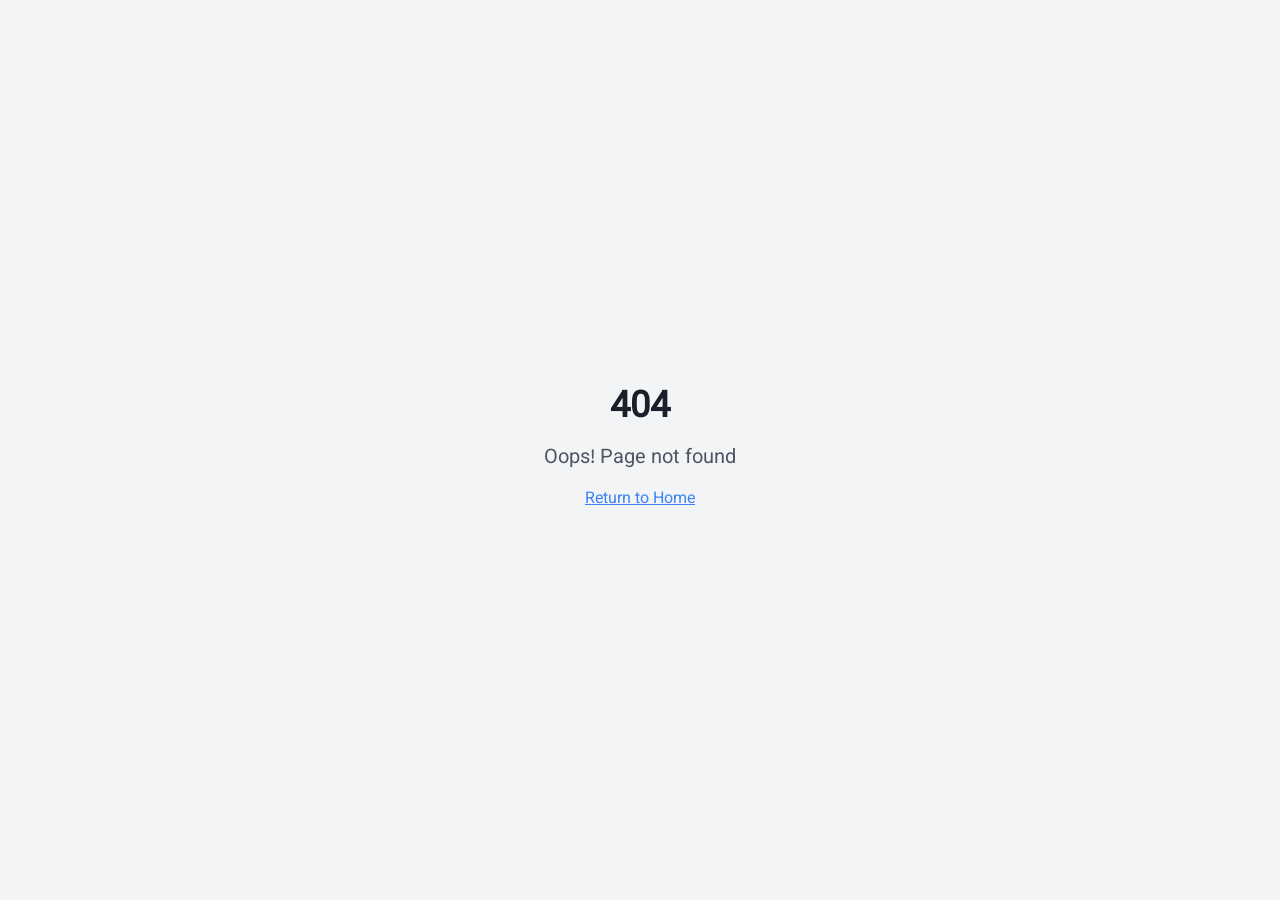
<file: index.html>
<!DOCTYPE html>
<html lang="fa" dir="rtl">
  <head>
    <meta charset="UTF-8" />
    <meta name="viewport" content="width=device-width, initial-scale=1.0" />
    <title>دکتر عالیه پوردست - متخصص بیماری‌های عفونی</title>
    <meta name="description" content="دکتر عالیه پوردست - متخصص بیماری‌های عفونی و پیشگیری و کنترل عفونت. رزرو نوبت، مشاهده تحقیقات، و آشنایی با درمان بیماری‌های عفونی." />
    <meta name="author" content="دکتر عالیه پوردست" />
    <meta name="keywords" content="متخصص بیماری‌های عفونی, کنترل عفونت, دکتر پوردست, واکسیناسیون, متخصص اچ‌آی‌وی, اچ‌پی‌وی, پزشکی مسافرتی" />
    <link rel="icon" type="image/png" href="[data-uri]" />
    <link rel="shortcut icon" type="image/png" href="[data-uri]" />
    
    <!-- Open Graph / Social Media Meta Tags -->
    <meta property="og:title" content="دکتر عالیه پوردست - متخصص بیماری‌های عفونی" />
    <meta property="og:description" content="متخصص بیماری‌های عفونی و پیشگیری و کنترل عفونت" />
    <meta property="og:type" content="website" />
    <meta property="og:image" content="https://lovable.dev/opengraph-image-p98pqg.png" />

    <meta name="twitter:card" content="summary_large_image" />
    <meta name="twitter:site" content="@dr_pourdast" />
    <meta name="twitter:image" content="https://lovable.dev/opengraph-image-p98pqg.png" />
    
    <!-- Google Fonts -->
    <link rel="stylesheet" href="https://fonts.googleapis.com/css2?family=Inter:wght@300;400;500;600;700&family=Merriweather:wght@300;400;700&display=swap">
    <script type="module" crossorigin src="/assets/index-kMHsS2DM.js"></script>
    <link rel="modulepreload" crossorigin href="/assets/vendor-Cc6UnFL9.js">
    <link rel="modulepreload" crossorigin href="/assets/radix-BzyJhXPr.js">
    <link rel="stylesheet" crossorigin href="/assets/index-Cs9Se54A.css">
  </head>

  <body>
    <div id="root"></div>
    <!-- IMPORTANT: DO NOT REMOVE THIS SCRIPT TAG OR THIS VERY COMMENT! -->
    <script src="https://cdn.gpteng.co/gptengineer.js" type="module"></script>
  </body>
</html>
</file>
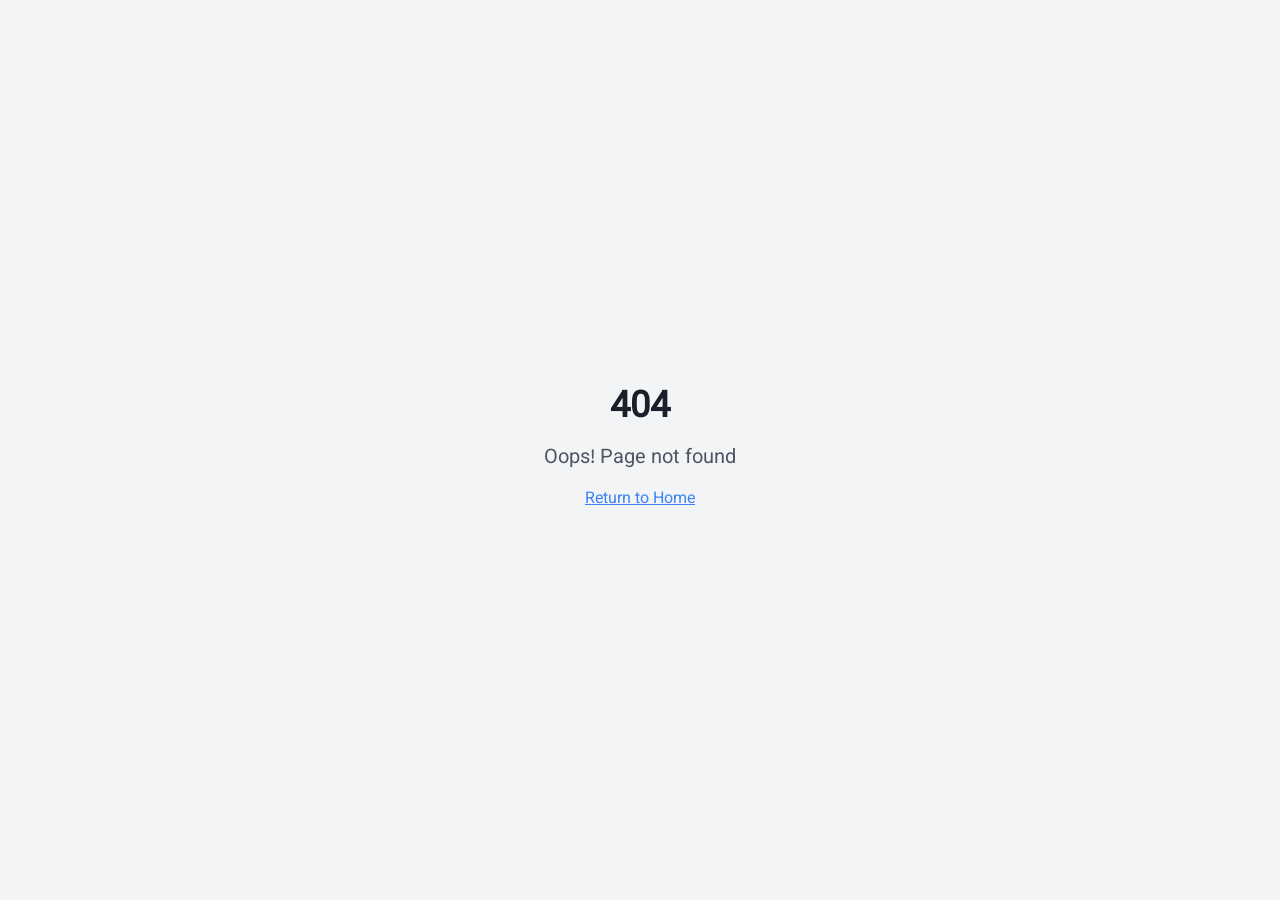
<file: articles/index.html>
<!DOCTYPE html>
<html lang="fa" dir="rtl">
  <head>
    <meta charset="UTF-8" />
    <meta name="viewport" content="width=device-width, initial-scale=1.0" />
    <title>انتشارات علمی و مقالات آموزشی | دکتر عالیه پوردست</title>
    <meta name="description" content="انتشارات علمی و مقالات آموزشی دکتر عالیه پوردست در حوزه بیماری‌های عفونی، پیشگیری، واکسیناسیون و خدمات مطب." />
    <meta name="author" content="دکتر عالیه پوردست" />
    <link rel="stylesheet" href="https://fonts.googleapis.com/css2?family=Inter:wght@300;400;500;600;700&family=Merriweather:wght@300;400;700&display=swap">
    <script type="module" crossorigin src="/assets/index-kMHsS2DM.js"></script>
    <link rel="modulepreload" crossorigin href="/assets/vendor-Cc6UnFL9.js">
    <link rel="modulepreload" crossorigin href="/assets/radix-BzyJhXPr.js">
    <link rel="stylesheet" crossorigin href="/assets/index-Cs9Se54A.css">
    <link rel="stylesheet" href="/assets/article-card-image-fit.css">
  </head>
  <body>
    <div id="root"></div>
    <script src="https://cdn.gpteng.co/gptengineer.js" type="module"></script>
  </body>
</html>
</file>
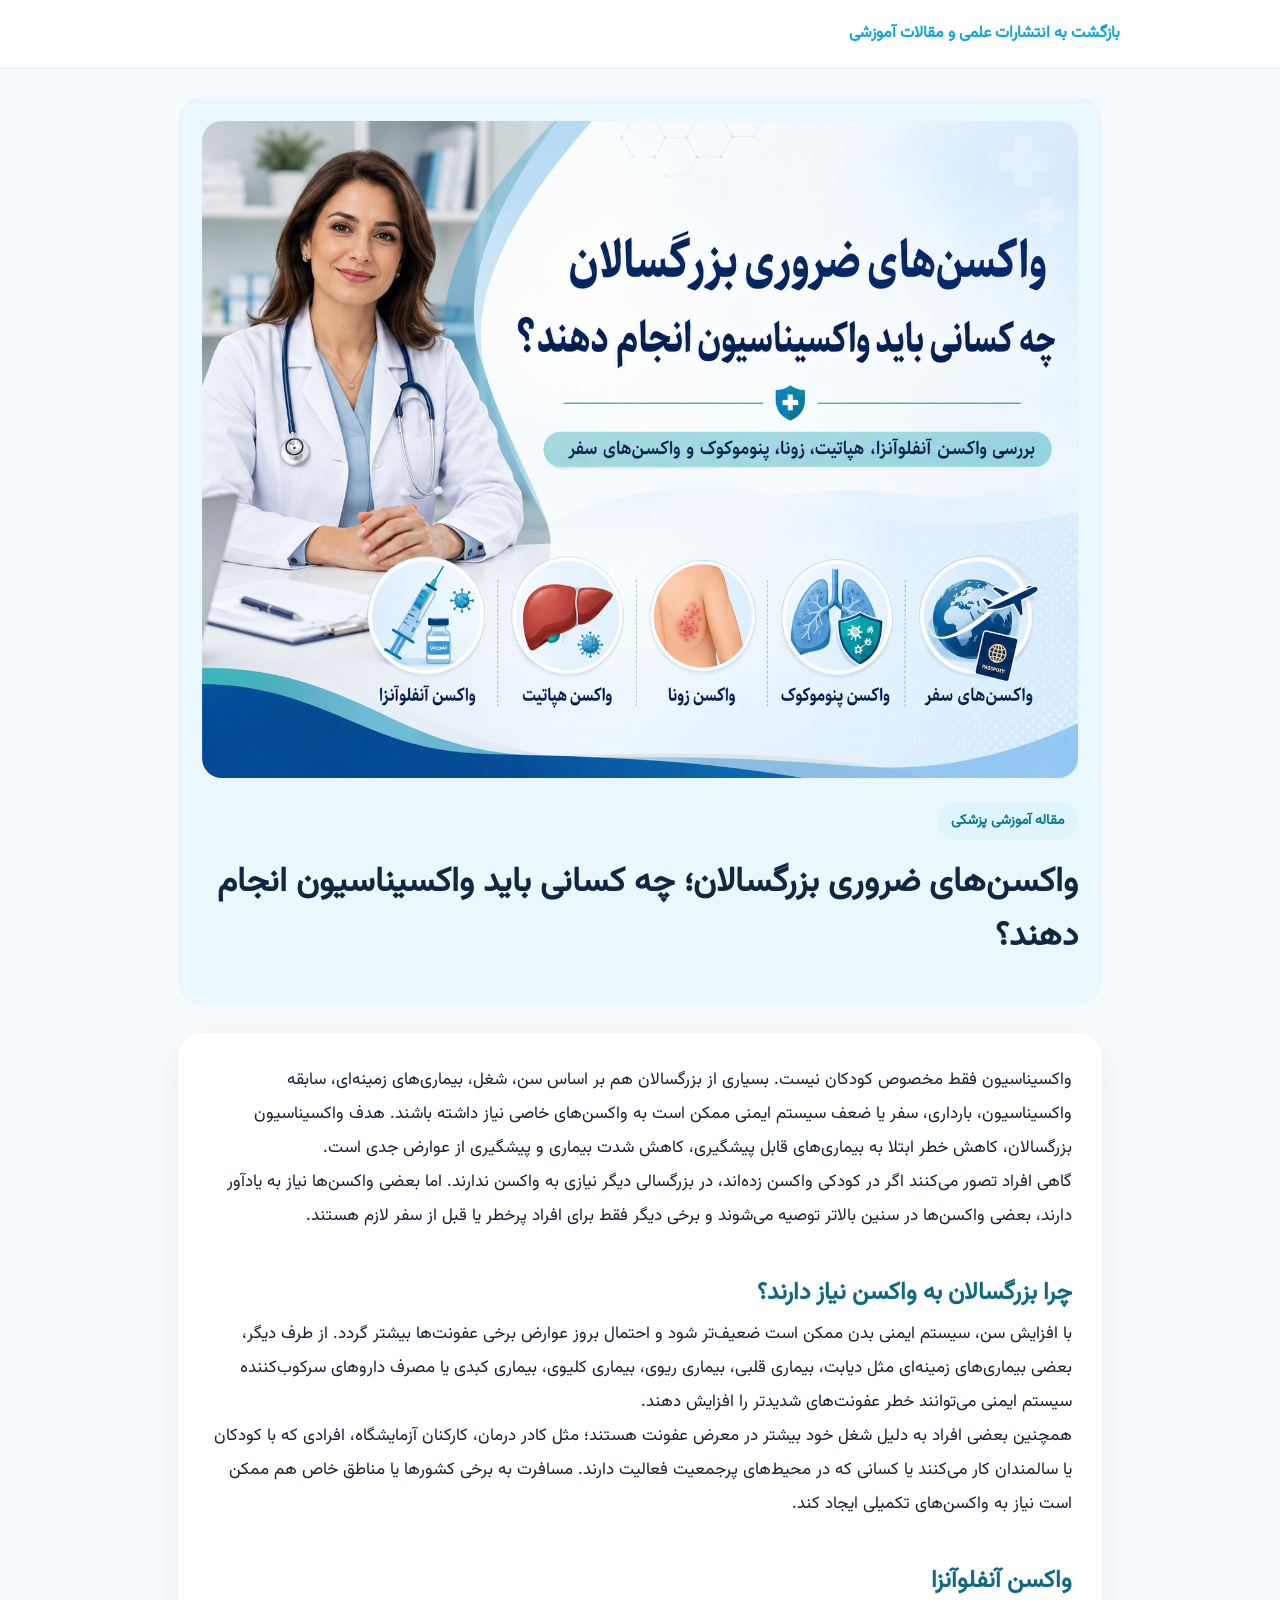
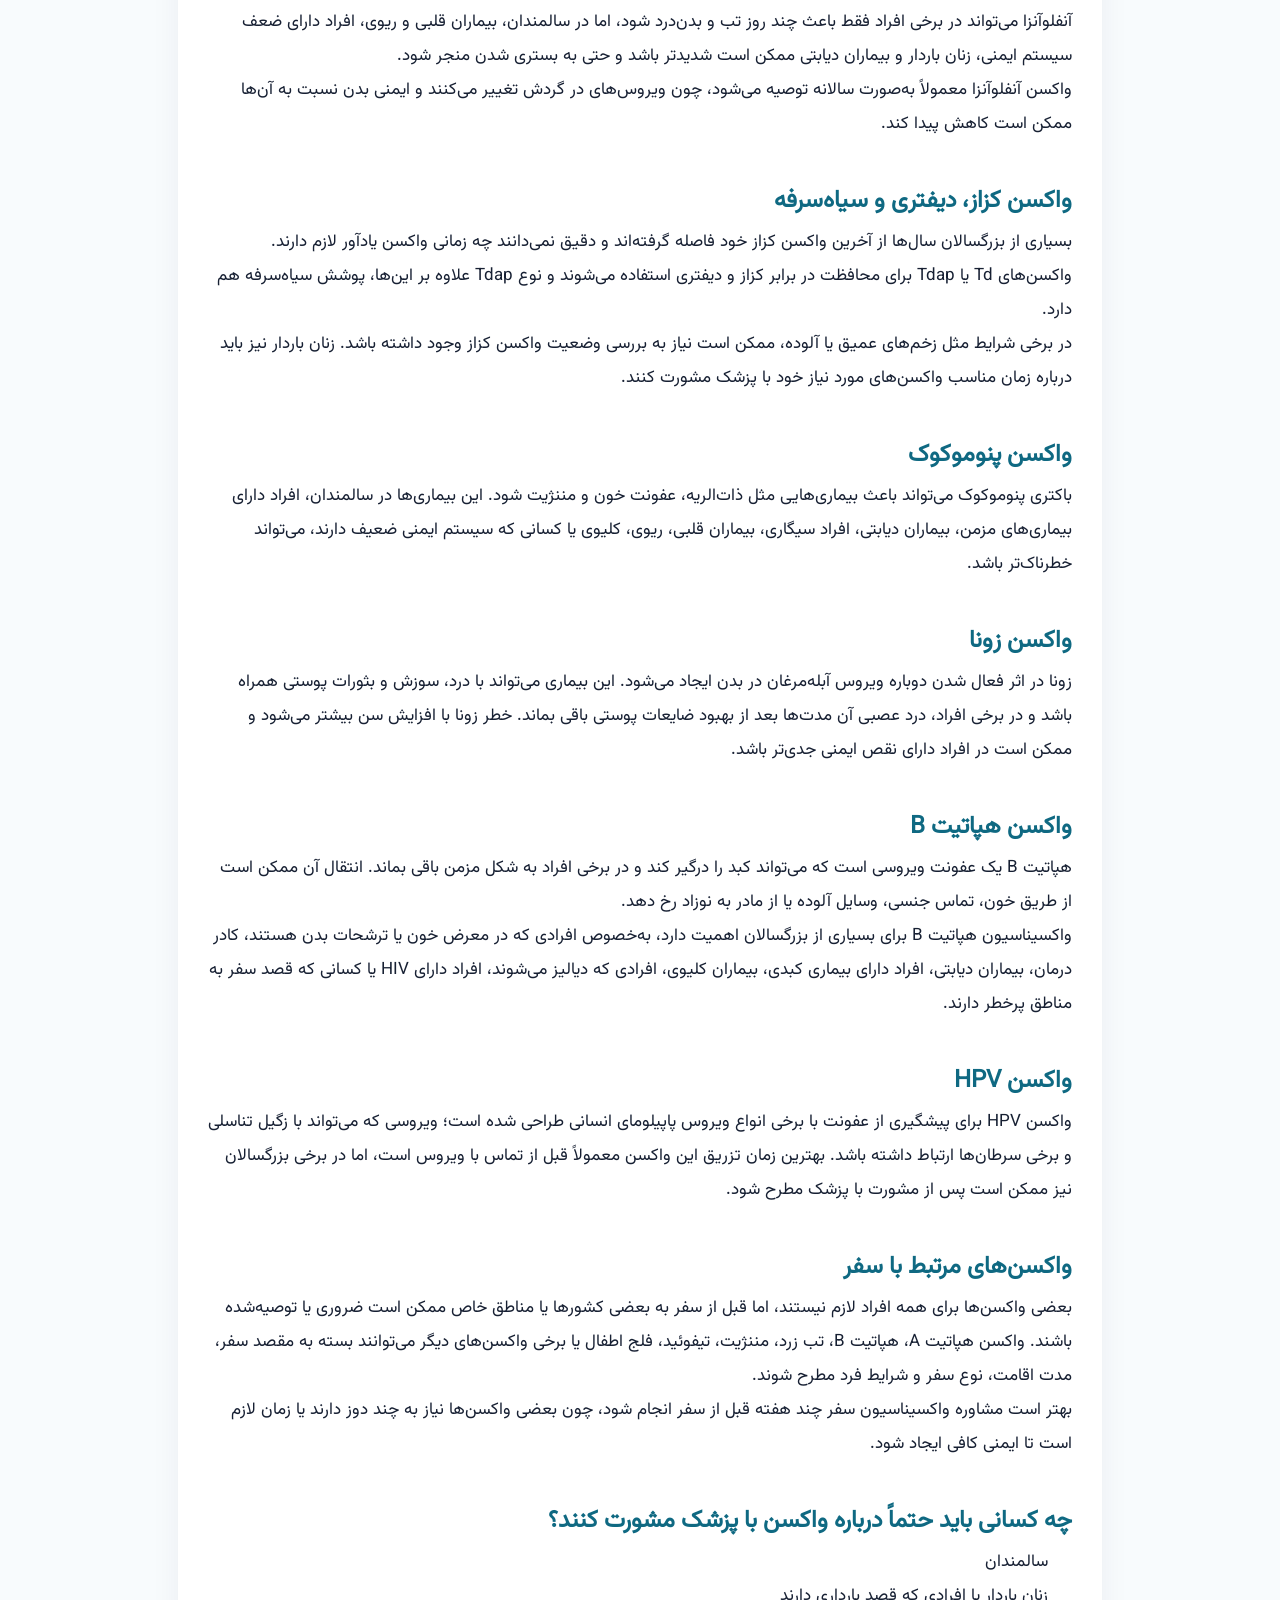
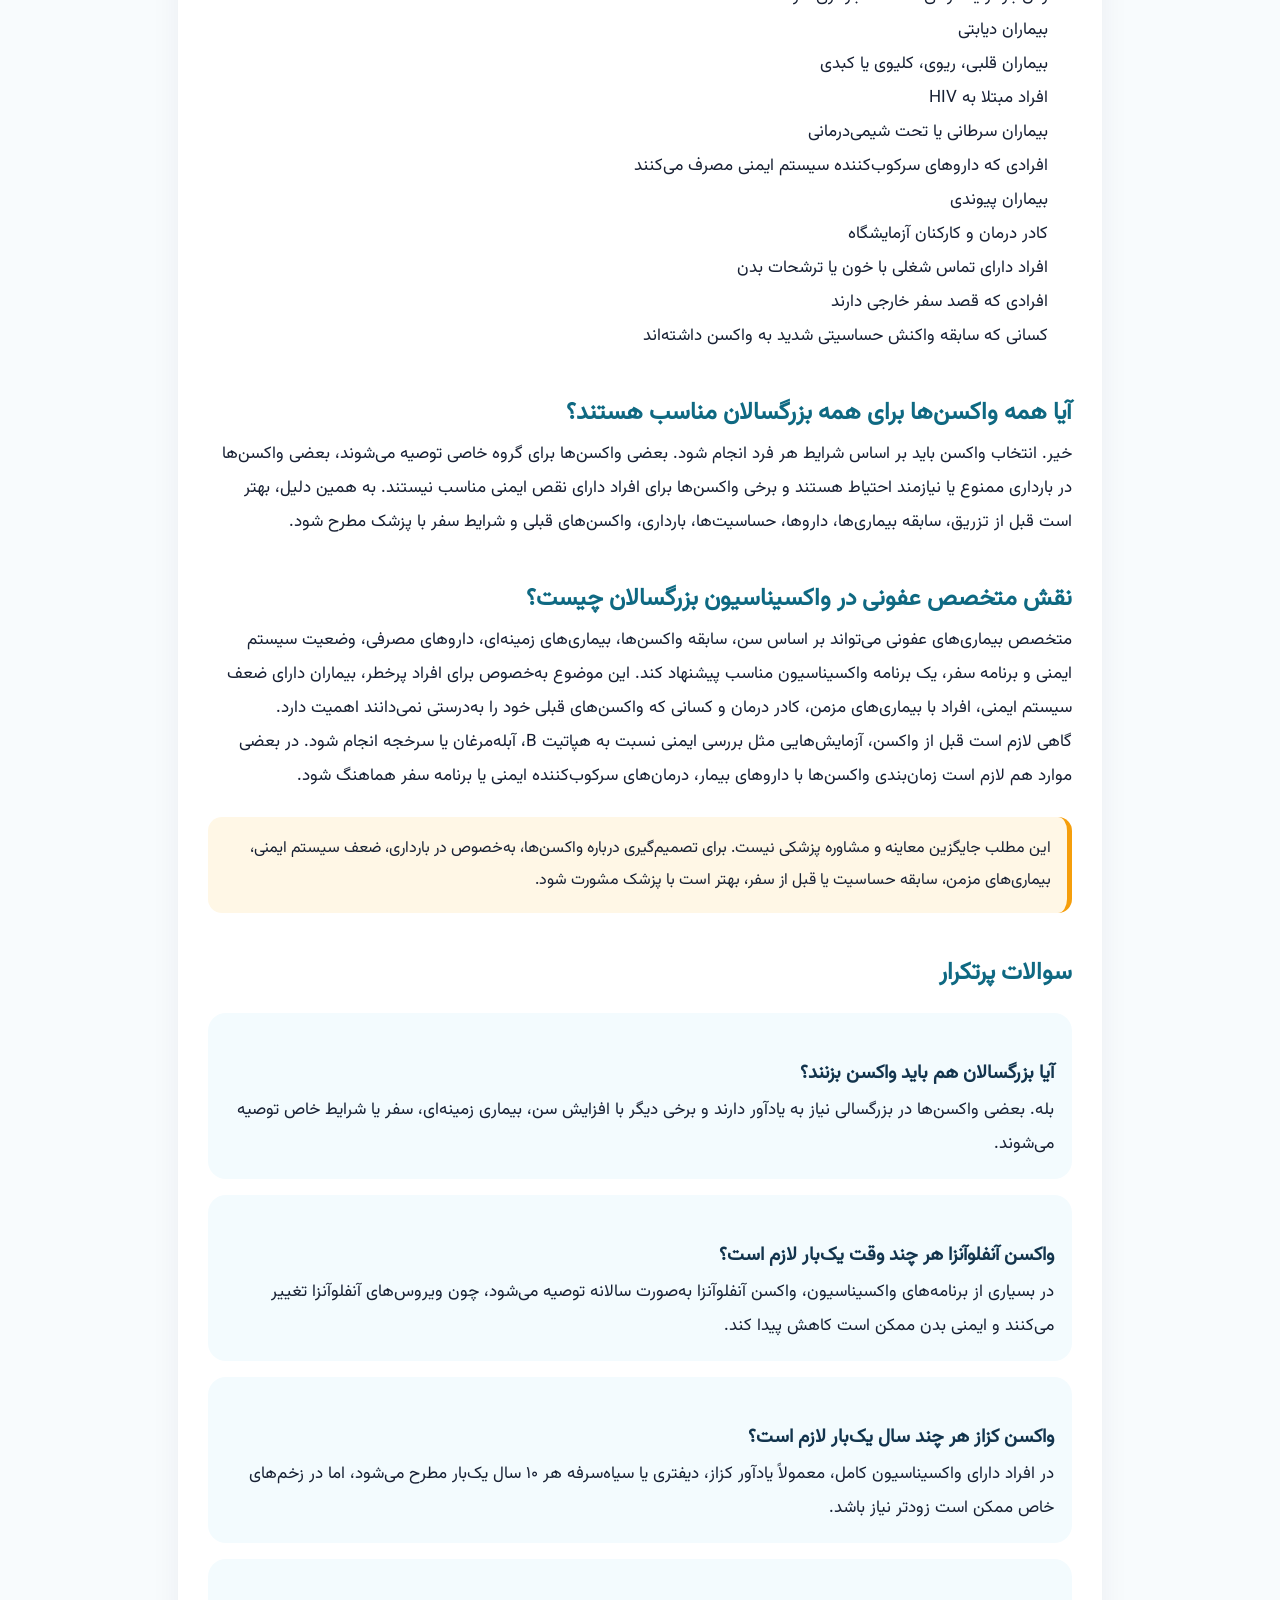
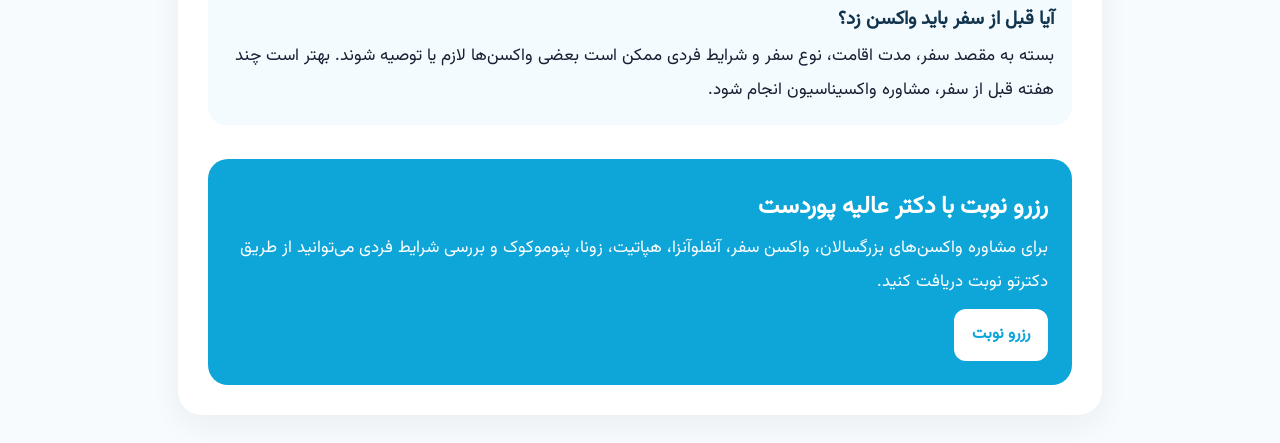
<file: articles/adult-vaccination-guide.html>
<!DOCTYPE html>
<html lang="fa" dir="rtl">
<head>
  <meta charset="UTF-8" />
  <meta name="viewport" content="width=device-width, initial-scale=1.0" />
  <title>واکسن‌های ضروری بزرگسالان؛ چه کسانی باید واکسیناسیون انجام دهند؟ | دکتر عالیه پوردست</title>
  <meta name="description" content="واکسیناسیون بزرگسالان فقط به آنفلوآنزا محدود نیست. با واکسن‌های مهم بزرگسالان، واکسن سفر، هپاتیت B، زونا، پنوموکوک و زمان مراجعه به متخصص عفونی آشنا شوید." />
  <meta name="keywords" content="واکسن بزرگسالان, واکسیناسیون بزرگسالان, واکسن آنفلوآنزا, واکسن زونا, واکسن هپاتیت B, واکسن سفر, متخصص عفونی واکسن" />
  <meta name="author" content="دکتر عالیه پوردست" />
  <meta property="og:title" content="واکسن‌های ضروری بزرگسالان؛ چه کسانی باید واکسیناسیون انجام دهند؟" />
  <meta property="og:description" content="بررسی واکسن آنفلوآنزا، هپاتیت، زونا، پنوموکوک و واکسن‌های سفر." />
  <meta property="og:image" content="/images/adult-vaccination-guide-cover.jpg" />
  <meta property="og:type" content="article" />
  <link rel="stylesheet" href="/assets/index-Cs9Se54A.css" />
  <style>
    body{font-family:Tahoma,Arial,sans-serif;background:#f8fbfd;color:#172033;line-height:2;margin:0}.top{background:#fff;border-bottom:1px solid #e5eef5;padding:18px 20px}.top a{color:#0ea5d8;text-decoration:none;font-weight:700}.wrap{max-width:960px;margin:0 auto;padding:28px 18px}.hero{background:#eaf7fc;border-radius:24px;padding:24px;margin-bottom:28px}.hero img{width:100%;border-radius:20px;display:block;margin-bottom:24px}.badge{display:inline-block;background:#dff5fb;color:#087995;border-radius:999px;padding:5px 14px;font-size:14px;font-weight:700}h1{font-size:34px;line-height:1.6;margin:16px 0;color:#0f2742}h2{font-size:24px;margin-top:36px;color:#0f6982}h3{font-size:19px;margin-top:24px;color:#12344d}p,li{font-size:17px}.article{background:#fff;border-radius:24px;padding:30px;box-shadow:0 10px 30px rgba(15,39,66,.06)}ul{padding-right:24px}.cta{background:#0ea5d8;color:#fff;border-radius:20px;padding:24px;margin-top:34px}.cta a{display:inline-block;background:#fff;color:#0ea5d8;border-radius:12px;padding:10px 18px;text-decoration:none;font-weight:700;margin-top:10px}.note{background:#fff7e6;border-right:5px solid #f59e0b;padding:16px;border-radius:14px;margin:24px 0}.faq{background:#f3fbfe;border-radius:18px;padding:18px;margin-top:16px}@media(max-width:640px){h1{font-size:27px}.article{padding:20px}.wrap{padding:18px 12px}}
  </style>
</head>
<body>
  <div class="top"><div class="wrap" style="padding:0"><a href="/articles">بازگشت به انتشارات علمی و مقالات آموزشی</a></div></div>
  <main class="wrap">
    <section class="hero">
      <img src="/images/adult-vaccination-guide-cover.jpg" alt="واکسن‌های ضروری بزرگسالان" />
      <span class="badge">مقاله آموزشی پزشکی</span>
      <h1>واکسن‌های ضروری بزرگسالان؛ چه کسانی باید واکسیناسیون انجام دهند؟</h1>
    </section>

    <article class="article">
      <p>واکسیناسیون فقط مخصوص کودکان نیست. بسیاری از بزرگسالان هم بر اساس سن، شغل، بیماری‌های زمینه‌ای، سابقه واکسیناسیون، بارداری، سفر یا ضعف سیستم ایمنی ممکن است به واکسن‌های خاصی نیاز داشته باشند. هدف واکسیناسیون بزرگسالان، کاهش خطر ابتلا به بیماری‌های قابل پیشگیری، کاهش شدت بیماری و پیشگیری از عوارض جدی است.</p>
      <p>گاهی افراد تصور می‌کنند اگر در کودکی واکسن زده‌اند، در بزرگسالی دیگر نیازی به واکسن ندارند. اما بعضی واکسن‌ها نیاز به یادآور دارند، بعضی واکسن‌ها در سنین بالاتر توصیه می‌شوند و برخی دیگر فقط برای افراد پرخطر یا قبل از سفر لازم هستند.</p>

      <h2>چرا بزرگسالان به واکسن نیاز دارند؟</h2>
      <p>با افزایش سن، سیستم ایمنی بدن ممکن است ضعیف‌تر شود و احتمال بروز عوارض برخی عفونت‌ها بیشتر گردد. از طرف دیگر، بعضی بیماری‌های زمینه‌ای مثل دیابت، بیماری قلبی، بیماری ریوی، بیماری کلیوی، بیماری کبدی یا مصرف داروهای سرکوب‌کننده سیستم ایمنی می‌توانند خطر عفونت‌های شدیدتر را افزایش دهند.</p>
      <p>همچنین بعضی افراد به دلیل شغل خود بیشتر در معرض عفونت هستند؛ مثل کادر درمان، کارکنان آزمایشگاه، افرادی که با کودکان یا سالمندان کار می‌کنند یا کسانی که در محیط‌های پرجمعیت فعالیت دارند. مسافرت به برخی کشورها یا مناطق خاص هم ممکن است نیاز به واکسن‌های تکمیلی ایجاد کند.</p>

      <h2>واکسن آنفلوآنزا</h2>
      <p>آنفلوآنزا می‌تواند در برخی افراد فقط باعث چند روز تب و بدن‌درد شود، اما در سالمندان، بیماران قلبی و ریوی، افراد دارای ضعف سیستم ایمنی، زنان باردار و بیماران دیابتی ممکن است شدیدتر باشد و حتی به بستری شدن منجر شود.</p>
      <p>واکسن آنفلوآنزا معمولاً به‌صورت سالانه توصیه می‌شود، چون ویروس‌های در گردش تغییر می‌کنند و ایمنی بدن نسبت به آن‌ها ممکن است کاهش پیدا کند.</p>

      <h2>واکسن کزاز، دیفتری و سیاه‌سرفه</h2>
      <p>بسیاری از بزرگسالان سال‌ها از آخرین واکسن کزاز خود فاصله گرفته‌اند و دقیق نمی‌دانند چه زمانی واکسن یادآور لازم دارند. واکسن‌های Td یا Tdap برای محافظت در برابر کزاز و دیفتری استفاده می‌شوند و نوع Tdap علاوه بر این‌ها، پوشش سیاه‌سرفه هم دارد.</p>
      <p>در برخی شرایط مثل زخم‌های عمیق یا آلوده، ممکن است نیاز به بررسی وضعیت واکسن کزاز وجود داشته باشد. زنان باردار نیز باید درباره زمان مناسب واکسن‌های مورد نیاز خود با پزشک مشورت کنند.</p>

      <h2>واکسن پنوموکوک</h2>
      <p>باکتری پنوموکوک می‌تواند باعث بیماری‌هایی مثل ذات‌الریه، عفونت خون و مننژیت شود. این بیماری‌ها در سالمندان، افراد دارای بیماری‌های مزمن، بیماران دیابتی، افراد سیگاری، بیماران قلبی، ریوی، کلیوی یا کسانی که سیستم ایمنی ضعیف دارند، می‌تواند خطرناک‌تر باشد.</p>

      <h2>واکسن زونا</h2>
      <p>زونا در اثر فعال شدن دوباره ویروس آبله‌مرغان در بدن ایجاد می‌شود. این بیماری می‌تواند با درد، سوزش و بثورات پوستی همراه باشد و در برخی افراد، درد عصبی آن مدت‌ها بعد از بهبود ضایعات پوستی باقی بماند. خطر زونا با افزایش سن بیشتر می‌شود و ممکن است در افراد دارای نقص ایمنی جدی‌تر باشد.</p>

      <h2>واکسن هپاتیت B</h2>
      <p>هپاتیت B یک عفونت ویروسی است که می‌تواند کبد را درگیر کند و در برخی افراد به شکل مزمن باقی بماند. انتقال آن ممکن است از طریق خون، تماس جنسی، وسایل آلوده یا از مادر به نوزاد رخ دهد.</p>
      <p>واکسیناسیون هپاتیت B برای بسیاری از بزرگسالان اهمیت دارد، به‌خصوص افرادی که در معرض خون یا ترشحات بدن هستند، کادر درمان، بیماران دیابتی، افراد دارای بیماری کبدی، بیماران کلیوی، افرادی که دیالیز می‌شوند، افراد دارای HIV یا کسانی که قصد سفر به مناطق پرخطر دارند.</p>

      <h2>واکسن HPV</h2>
      <p>واکسن HPV برای پیشگیری از عفونت با برخی انواع ویروس پاپیلومای انسانی طراحی شده است؛ ویروسی که می‌تواند با زگیل تناسلی و برخی سرطان‌ها ارتباط داشته باشد. بهترین زمان تزریق این واکسن معمولاً قبل از تماس با ویروس است، اما در برخی بزرگسالان نیز ممکن است پس از مشورت با پزشک مطرح شود.</p>

      <h2>واکسن‌های مرتبط با سفر</h2>
      <p>بعضی واکسن‌ها برای همه افراد لازم نیستند، اما قبل از سفر به بعضی کشورها یا مناطق خاص ممکن است ضروری یا توصیه‌شده باشند. واکسن هپاتیت A، هپاتیت B، تب زرد، مننژیت، تیفوئید، فلج اطفال یا برخی واکسن‌های دیگر می‌توانند بسته به مقصد سفر، مدت اقامت، نوع سفر و شرایط فرد مطرح شوند.</p>
      <p>بهتر است مشاوره واکسیناسیون سفر چند هفته قبل از سفر انجام شود، چون بعضی واکسن‌ها نیاز به چند دوز دارند یا زمان لازم است تا ایمنی کافی ایجاد شود.</p>

      <h2>چه کسانی باید حتماً درباره واکسن با پزشک مشورت کنند؟</h2>
      <ul><li>سالمندان</li><li>زنان باردار یا افرادی که قصد بارداری دارند</li><li>بیماران دیابتی</li><li>بیماران قلبی، ریوی، کلیوی یا کبدی</li><li>افراد مبتلا به HIV</li><li>بیماران سرطانی یا تحت شیمی‌درمانی</li><li>افرادی که داروهای سرکوب‌کننده سیستم ایمنی مصرف می‌کنند</li><li>بیماران پیوندی</li><li>کادر درمان و کارکنان آزمایشگاه</li><li>افراد دارای تماس شغلی با خون یا ترشحات بدن</li><li>افرادی که قصد سفر خارجی دارند</li><li>کسانی که سابقه واکنش حساسیتی شدید به واکسن داشته‌اند</li></ul>

      <h2>آیا همه واکسن‌ها برای همه بزرگسالان مناسب هستند؟</h2>
      <p>خیر. انتخاب واکسن باید بر اساس شرایط هر فرد انجام شود. بعضی واکسن‌ها برای گروه خاصی توصیه می‌شوند، بعضی واکسن‌ها در بارداری ممنوع یا نیازمند احتیاط هستند و برخی واکسن‌ها برای افراد دارای نقص ایمنی مناسب نیستند. به همین دلیل، بهتر است قبل از تزریق، سابقه بیماری‌ها، داروها، حساسیت‌ها، بارداری، واکسن‌های قبلی و شرایط سفر با پزشک مطرح شود.</p>

      <h2>نقش متخصص عفونی در واکسیناسیون بزرگسالان چیست؟</h2>
      <p>متخصص بیماری‌های عفونی می‌تواند بر اساس سن، سابقه واکسن‌ها، بیماری‌های زمینه‌ای، داروهای مصرفی، وضعیت سیستم ایمنی و برنامه سفر، یک برنامه واکسیناسیون مناسب پیشنهاد کند. این موضوع به‌خصوص برای افراد پرخطر، بیماران دارای ضعف سیستم ایمنی، افراد با بیماری‌های مزمن، کادر درمان و کسانی که واکسن‌های قبلی خود را به‌درستی نمی‌دانند اهمیت دارد.</p>
      <p>گاهی لازم است قبل از واکسن، آزمایش‌هایی مثل بررسی ایمنی نسبت به هپاتیت B، آبله‌مرغان یا سرخجه انجام شود. در بعضی موارد هم لازم است زمان‌بندی واکسن‌ها با داروهای بیمار، درمان‌های سرکوب‌کننده ایمنی یا برنامه سفر هماهنگ شود.</p>

      <div class="note">این مطلب جایگزین معاینه و مشاوره پزشکی نیست. برای تصمیم‌گیری درباره واکسن‌ها، به‌خصوص در بارداری، ضعف سیستم ایمنی، بیماری‌های مزمن، سابقه حساسیت یا قبل از سفر، بهتر است با پزشک مشورت شود.</div>

      <h2>سوالات پرتکرار</h2>
      <div class="faq"><h3>آیا بزرگسالان هم باید واکسن بزنند؟</h3><p>بله. بعضی واکسن‌ها در بزرگسالی نیاز به یادآور دارند و برخی دیگر با افزایش سن، بیماری زمینه‌ای، سفر یا شرایط خاص توصیه می‌شوند.</p></div>
      <div class="faq"><h3>واکسن آنفلوآنزا هر چند وقت یک‌بار لازم است؟</h3><p>در بسیاری از برنامه‌های واکسیناسیون، واکسن آنفلوآنزا به‌صورت سالانه توصیه می‌شود، چون ویروس‌های آنفلوآنزا تغییر می‌کنند و ایمنی بدن ممکن است کاهش پیدا کند.</p></div>
      <div class="faq"><h3>واکسن کزاز هر چند سال یک‌بار لازم است؟</h3><p>در افراد دارای واکسیناسیون کامل، معمولاً یادآور کزاز، دیفتری یا سیاه‌سرفه هر ۱۰ سال یک‌بار مطرح می‌شود، اما در زخم‌های خاص ممکن است زودتر نیاز باشد.</p></div>
      <div class="faq"><h3>آیا قبل از سفر باید واکسن زد؟</h3><p>بسته به مقصد سفر، مدت اقامت، نوع سفر و شرایط فردی ممکن است بعضی واکسن‌ها لازم یا توصیه شوند. بهتر است چند هفته قبل از سفر، مشاوره واکسیناسیون انجام شود.</p></div>

      <section class="cta"><h2 style="color:#fff;margin-top:0">رزرو نوبت با دکتر عالیه پوردست</h2><p>برای مشاوره واکسن‌های بزرگسالان، واکسن سفر، آنفلوآنزا، هپاتیت، زونا، پنوموکوک و بررسی شرایط فردی می‌توانید از طریق دکترتو نوبت دریافت کنید.</p><a href="https://doctoreto.com/doctor/dr-aaliye-pour-dast/GDwmaq" target="_blank" rel="noopener noreferrer">رزرو نوبت</a></section>
    </article>
  </main>
</body>
</html>
</file>
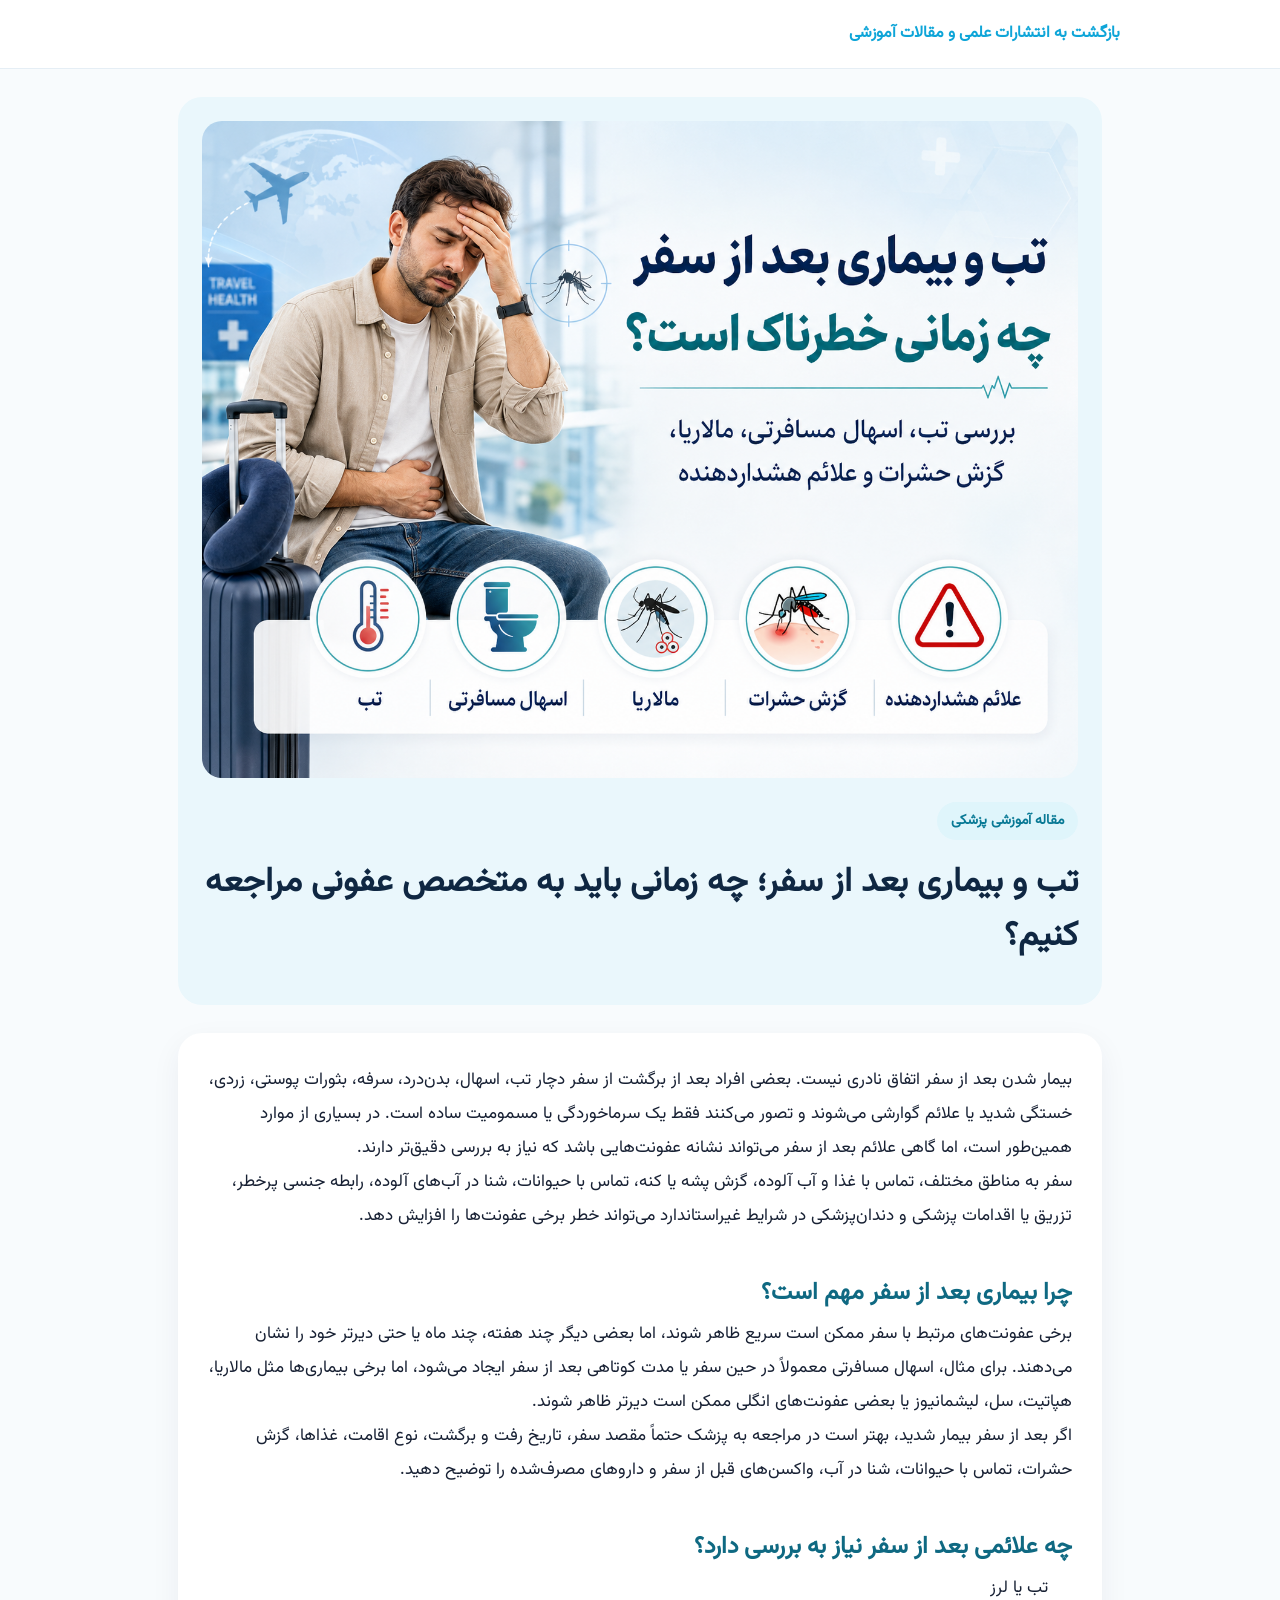
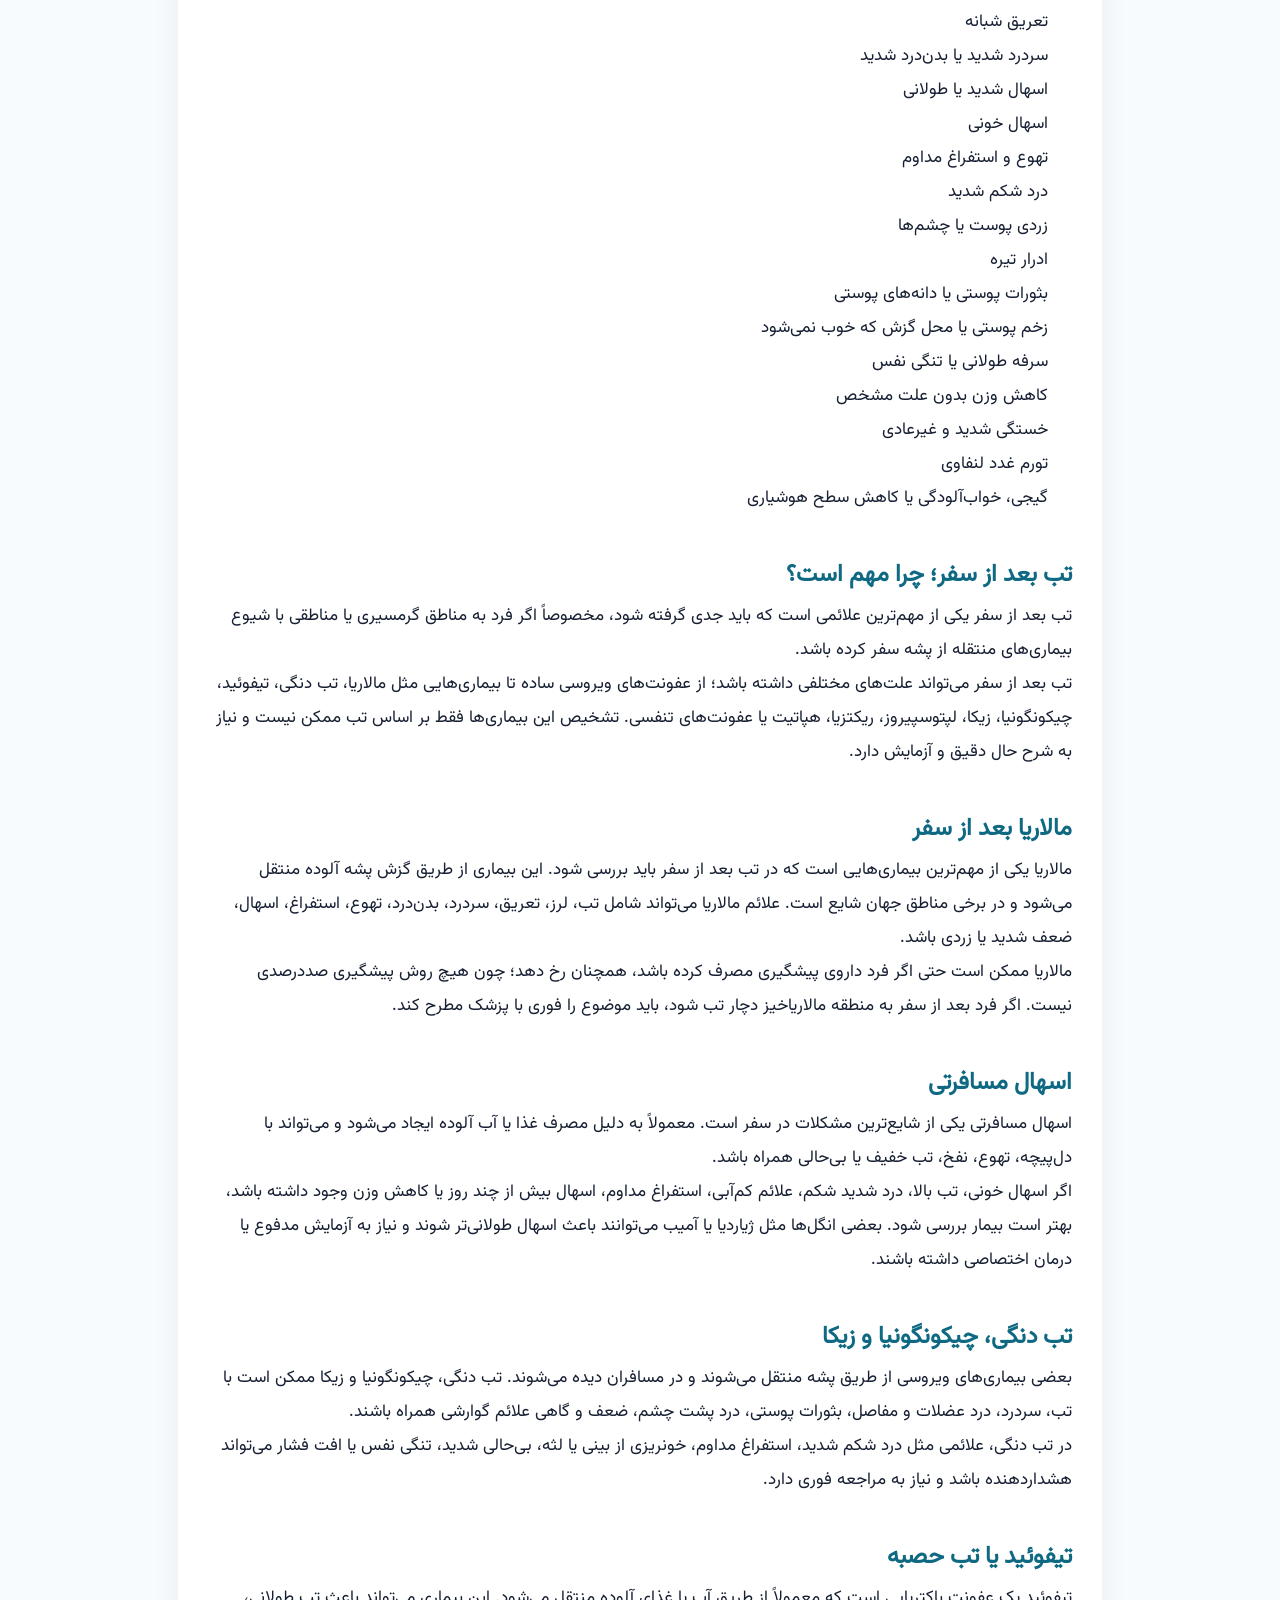
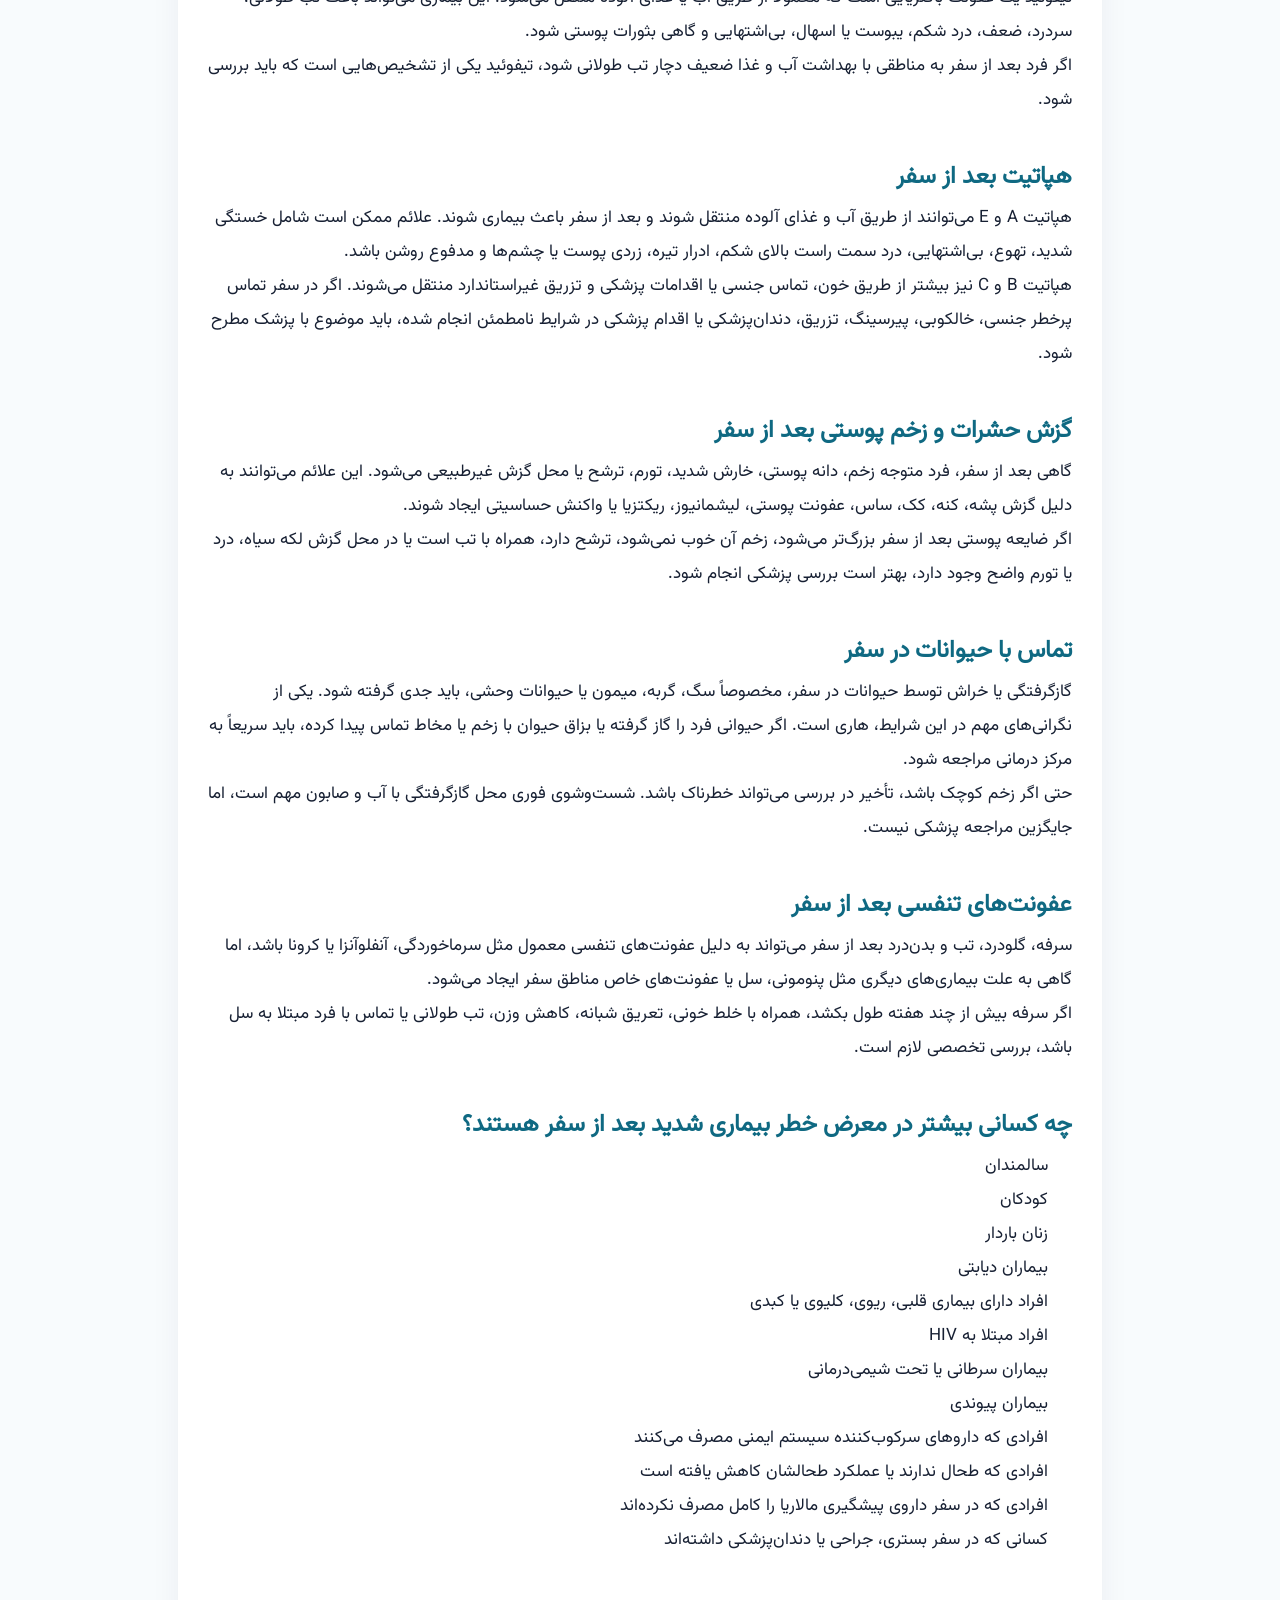
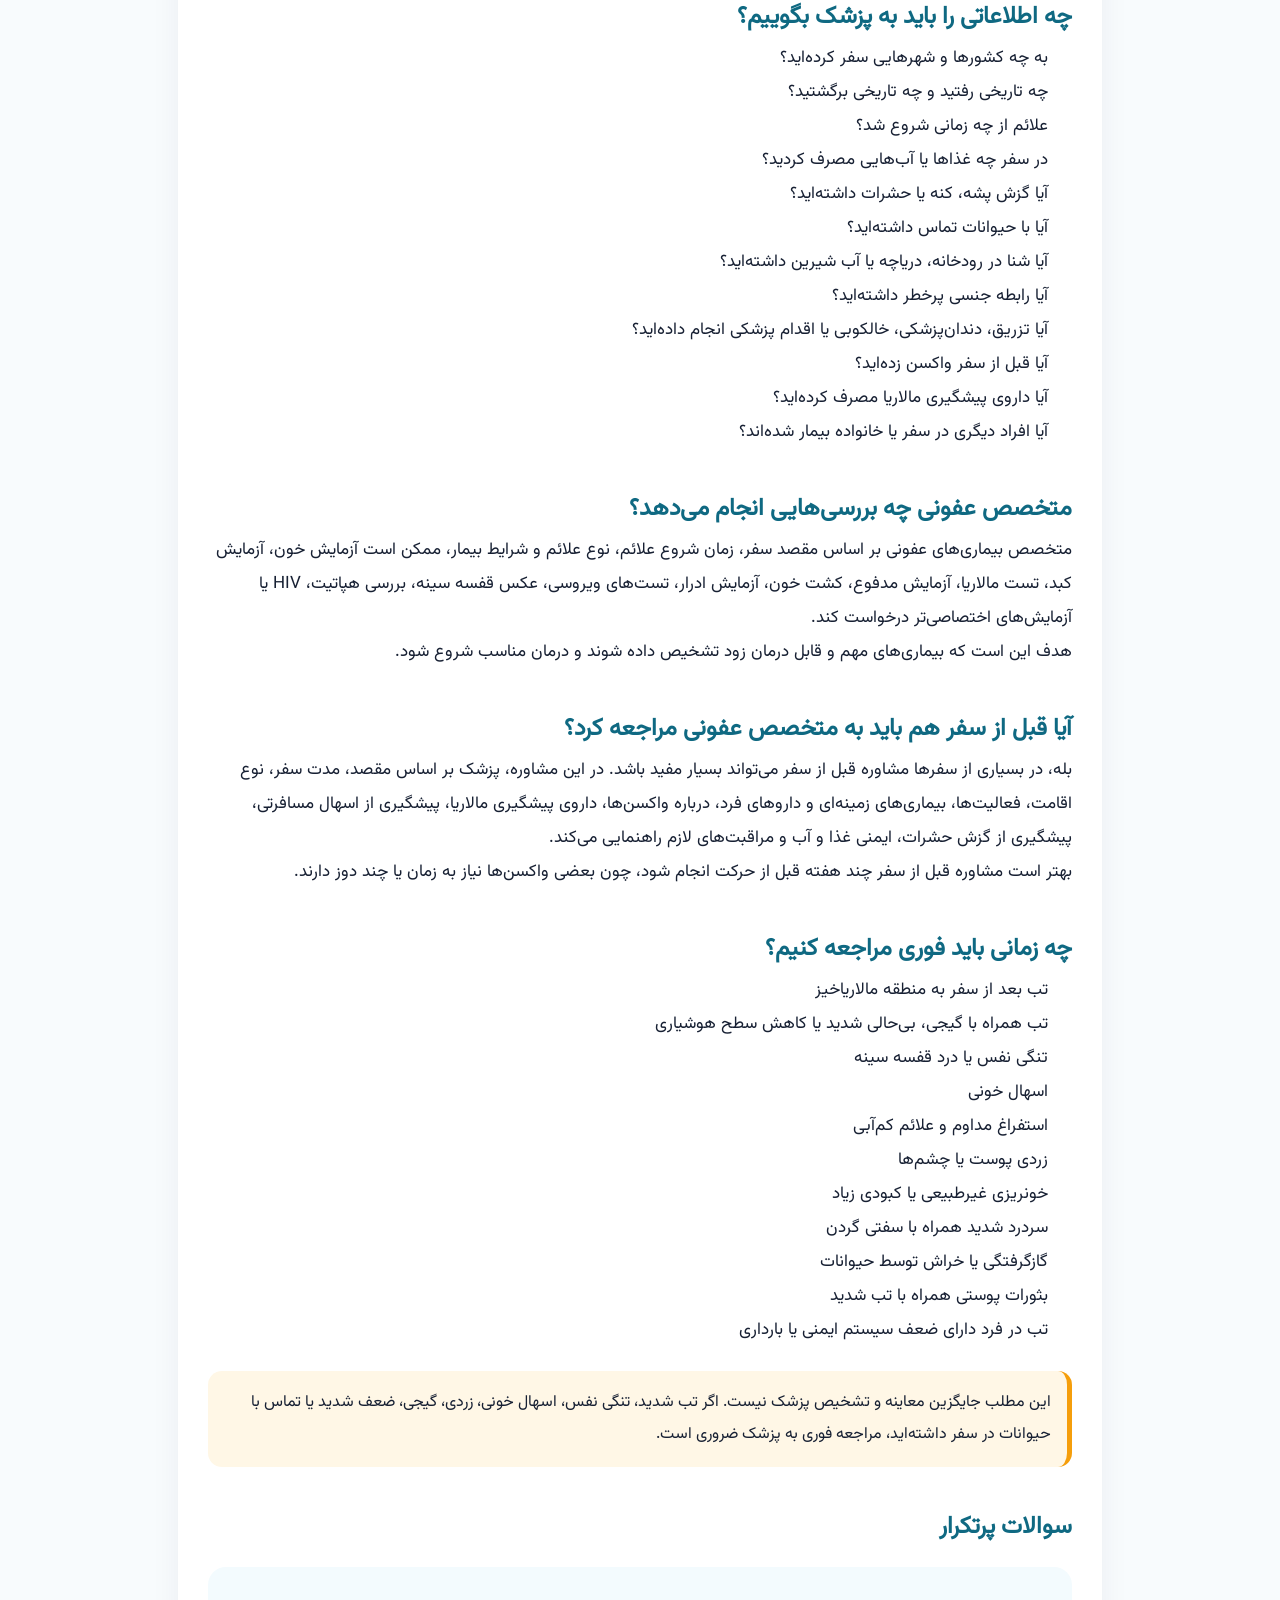
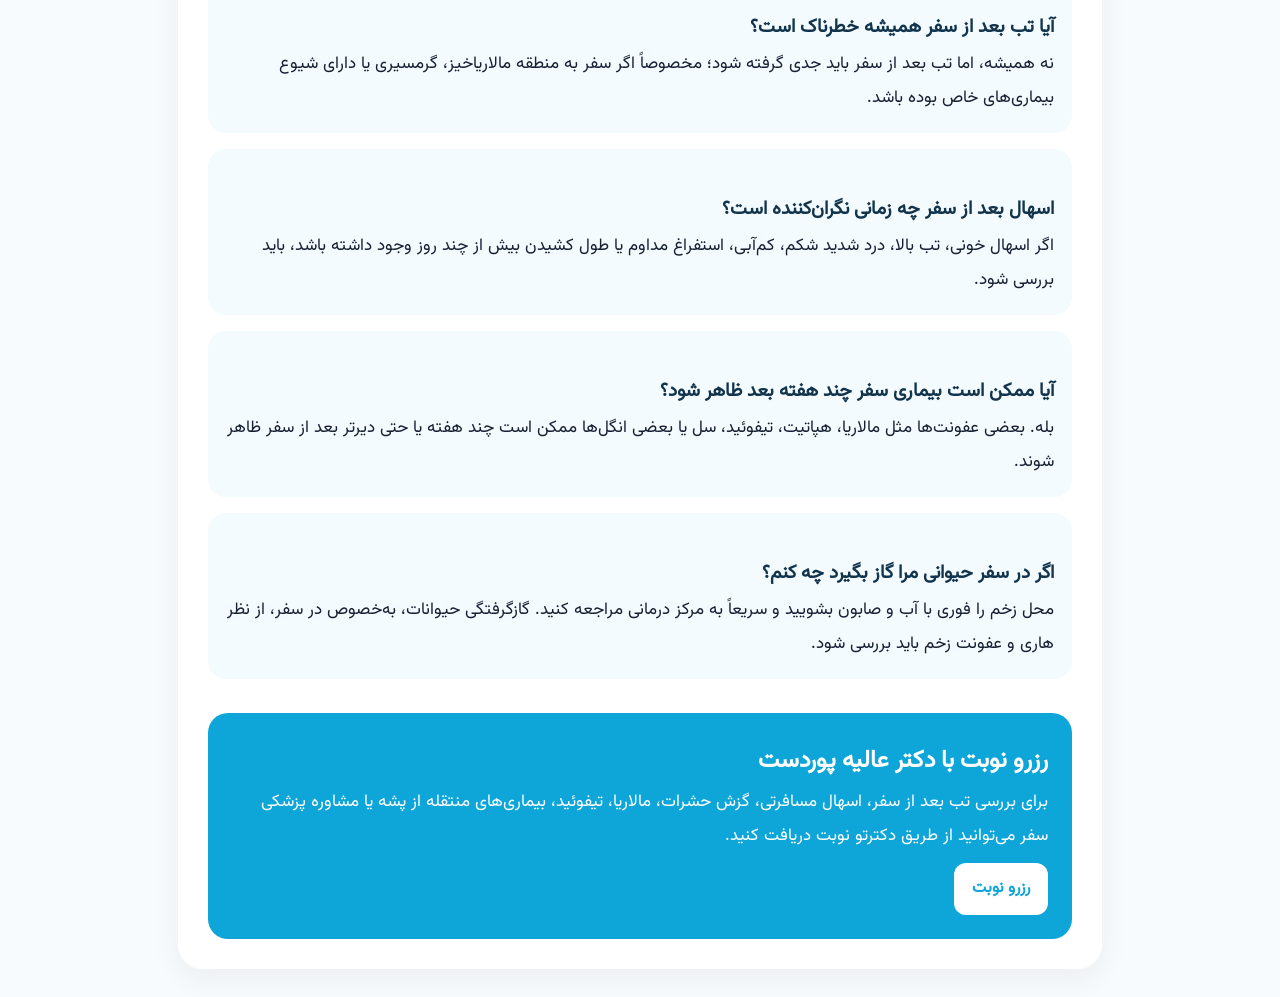
<file: articles/fever-illness-after-travel.html>
<!DOCTYPE html>
<html lang="fa" dir="rtl">
<head>
  <meta charset="UTF-8" />
  <meta name="viewport" content="width=device-width, initial-scale=1.0" />
  <title>تب و بیماری بعد از سفر؛ چه زمانی باید به متخصص عفونی مراجعه کنیم؟ | دکتر عالیه پوردست</title>
  <meta name="description" content="تب، اسهال، زردی، سرفه یا بثورات پوستی بعد از سفر می‌تواند نشانه عفونت‌های مسافرتی باشد. با علائم هشداردهنده، مالاریا، اسهال مسافرتی، بیماری‌های منتقله از پشه و زمان مراجعه به متخصص عفونی آشنا شوید." />
  <meta name="keywords" content="تب بعد از سفر, بیماری بعد از سفر, اسهال مسافرتی, مالاریا, تب دنگی, تیفوئید, متخصص عفونی سفر, واکسن سفر, پزشکی سفر" />
  <meta name="author" content="دکتر عالیه پوردست" />
  <meta property="og:title" content="تب و بیماری بعد از سفر؛ چه زمانی باید به متخصص عفونی مراجعه کنیم؟" />
  <meta property="og:description" content="بررسی تب، اسهال مسافرتی، مالاریا، گزش حشرات و علائم هشداردهنده." />
  <meta property="og:image" content="/images/fever-illness-after-travel-cover.jpg" />
  <meta property="og:type" content="article" />
  <link rel="stylesheet" href="/assets/index-Cs9Se54A.css" />
  <style>
    body{font-family:Tahoma,Arial,sans-serif;background:#f8fbfd;color:#172033;line-height:2;margin:0}.top{background:#fff;border-bottom:1px solid #e5eef5;padding:18px 20px}.top a{color:#0ea5d8;text-decoration:none;font-weight:700}.wrap{max-width:960px;margin:0 auto;padding:28px 18px}.hero{background:#eaf7fc;border-radius:24px;padding:24px;margin-bottom:28px}.hero img{width:100%;border-radius:20px;display:block;margin-bottom:24px}.badge{display:inline-block;background:#dff5fb;color:#087995;border-radius:999px;padding:5px 14px;font-size:14px;font-weight:700}h1{font-size:34px;line-height:1.6;margin:16px 0;color:#0f2742}h2{font-size:24px;margin-top:36px;color:#0f6982}h3{font-size:19px;margin-top:24px;color:#12344d}p,li{font-size:17px}.article{background:#fff;border-radius:24px;padding:30px;box-shadow:0 10px 30px rgba(15,39,66,.06)}ul{padding-right:24px}.cta{background:#0ea5d8;color:#fff;border-radius:20px;padding:24px;margin-top:34px}.cta a{display:inline-block;background:#fff;color:#0ea5d8;border-radius:12px;padding:10px 18px;text-decoration:none;font-weight:700;margin-top:10px}.note{background:#fff7e6;border-right:5px solid #f59e0b;padding:16px;border-radius:14px;margin:24px 0}.faq{background:#f3fbfe;border-radius:18px;padding:18px;margin-top:16px}@media(max-width:640px){h1{font-size:27px}.article{padding:20px}.wrap{padding:18px 12px}}
  </style>
</head>
<body>
  <div class="top"><div class="wrap" style="padding:0"><a href="/articles">بازگشت به انتشارات علمی و مقالات آموزشی</a></div></div>
  <main class="wrap">
    <section class="hero">
      <img src="/images/fever-illness-after-travel-cover.jpg" alt="تب و بیماری بعد از سفر" />
      <span class="badge">مقاله آموزشی پزشکی</span>
      <h1>تب و بیماری بعد از سفر؛ چه زمانی باید به متخصص عفونی مراجعه کنیم؟</h1>
    </section>

    <article class="article">
      <p>بیمار شدن بعد از سفر اتفاق نادری نیست. بعضی افراد بعد از برگشت از سفر دچار تب، اسهال، بدن‌درد، سرفه، بثورات پوستی، زردی، خستگی شدید یا علائم گوارشی می‌شوند و تصور می‌کنند فقط یک سرماخوردگی یا مسمومیت ساده است. در بسیاری از موارد همین‌طور است، اما گاهی علائم بعد از سفر می‌تواند نشانه عفونت‌هایی باشد که نیاز به بررسی دقیق‌تر دارند.</p>
      <p>سفر به مناطق مختلف، تماس با غذا و آب آلوده، گزش پشه یا کنه، تماس با حیوانات، شنا در آب‌های آلوده، رابطه جنسی پرخطر، تزریق یا اقدامات پزشکی و دندان‌پزشکی در شرایط غیراستاندارد می‌تواند خطر برخی عفونت‌ها را افزایش دهد.</p>

      <h2>چرا بیماری بعد از سفر مهم است؟</h2>
      <p>برخی عفونت‌های مرتبط با سفر ممکن است سریع ظاهر شوند، اما بعضی دیگر چند هفته، چند ماه یا حتی دیرتر خود را نشان می‌دهند. برای مثال، اسهال مسافرتی معمولاً در حین سفر یا مدت کوتاهی بعد از سفر ایجاد می‌شود، اما برخی بیماری‌ها مثل مالاریا، هپاتیت، سل، لیشمانیوز یا بعضی عفونت‌های انگلی ممکن است دیرتر ظاهر شوند.</p>
      <p>اگر بعد از سفر بیمار شدید، بهتر است در مراجعه به پزشک حتماً مقصد سفر، تاریخ رفت و برگشت، نوع اقامت، غذاها، گزش حشرات، تماس با حیوانات، شنا در آب، واکسن‌های قبل از سفر و داروهای مصرف‌شده را توضیح دهید.</p>

      <h2>چه علائمی بعد از سفر نیاز به بررسی دارد؟</h2>
      <ul><li>تب یا لرز</li><li>تعریق شبانه</li><li>سردرد شدید یا بدن‌درد شدید</li><li>اسهال شدید یا طولانی</li><li>اسهال خونی</li><li>تهوع و استفراغ مداوم</li><li>درد شکم شدید</li><li>زردی پوست یا چشم‌ها</li><li>ادرار تیره</li><li>بثورات پوستی یا دانه‌های پوستی</li><li>زخم پوستی یا محل گزش که خوب نمی‌شود</li><li>سرفه طولانی یا تنگی نفس</li><li>کاهش وزن بدون علت مشخص</li><li>خستگی شدید و غیرعادی</li><li>تورم غدد لنفاوی</li><li>گیجی، خواب‌آلودگی یا کاهش سطح هوشیاری</li></ul>

      <h2>تب بعد از سفر؛ چرا مهم است؟</h2>
      <p>تب بعد از سفر یکی از مهم‌ترین علائمی است که باید جدی گرفته شود، مخصوصاً اگر فرد به مناطق گرمسیری یا مناطقی با شیوع بیماری‌های منتقله از پشه سفر کرده باشد.</p>
      <p>تب بعد از سفر می‌تواند علت‌های مختلفی داشته باشد؛ از عفونت‌های ویروسی ساده تا بیماری‌هایی مثل مالاریا، تب دنگی، تیفوئید، چیکونگونیا، زیکا، لپتوسپیروز، ریکتزیا، هپاتیت یا عفونت‌های تنفسی. تشخیص این بیماری‌ها فقط بر اساس تب ممکن نیست و نیاز به شرح حال دقیق و آزمایش دارد.</p>

      <h2>مالاریا بعد از سفر</h2>
      <p>مالاریا یکی از مهم‌ترین بیماری‌هایی است که در تب بعد از سفر باید بررسی شود. این بیماری از طریق گزش پشه آلوده منتقل می‌شود و در برخی مناطق جهان شایع است. علائم مالاریا می‌تواند شامل تب، لرز، تعریق، سردرد، بدن‌درد، تهوع، استفراغ، اسهال، ضعف شدید یا زردی باشد.</p>
      <p>مالاریا ممکن است حتی اگر فرد داروی پیشگیری مصرف کرده باشد، همچنان رخ دهد؛ چون هیچ روش پیشگیری صددرصدی نیست. اگر فرد بعد از سفر به منطقه مالاریاخیز دچار تب شود، باید موضوع را فوری با پزشک مطرح کند.</p>

      <h2>اسهال مسافرتی</h2>
      <p>اسهال مسافرتی یکی از شایع‌ترین مشکلات در سفر است. معمولاً به دلیل مصرف غذا یا آب آلوده ایجاد می‌شود و می‌تواند با دل‌پیچه، تهوع، نفخ، تب خفیف یا بی‌حالی همراه باشد.</p>
      <p>اگر اسهال خونی، تب بالا، درد شدید شکم، علائم کم‌آبی، استفراغ مداوم، اسهال بیش از چند روز یا کاهش وزن وجود داشته باشد، بهتر است بیمار بررسی شود. بعضی انگل‌ها مثل ژیاردیا یا آمیب می‌توانند باعث اسهال طولانی‌تر شوند و نیاز به آزمایش مدفوع یا درمان اختصاصی داشته باشند.</p>

      <h2>تب دنگی، چیکونگونیا و زیکا</h2>
      <p>بعضی بیماری‌های ویروسی از طریق پشه منتقل می‌شوند و در مسافران دیده می‌شوند. تب دنگی، چیکونگونیا و زیکا ممکن است با تب، سردرد، درد عضلات و مفاصل، بثورات پوستی، درد پشت چشم، ضعف و گاهی علائم گوارشی همراه باشند.</p>
      <p>در تب دنگی، علائمی مثل درد شکم شدید، استفراغ مداوم، خونریزی از بینی یا لثه، بی‌حالی شدید، تنگی نفس یا افت فشار می‌تواند هشداردهنده باشد و نیاز به مراجعه فوری دارد.</p>

      <h2>تیفوئید یا تب حصبه</h2>
      <p>تیفوئید یک عفونت باکتریایی است که معمولاً از طریق آب یا غذای آلوده منتقل می‌شود. این بیماری می‌تواند باعث تب طولانی، سردرد، ضعف، درد شکم، یبوست یا اسهال، بی‌اشتهایی و گاهی بثورات پوستی شود.</p>
      <p>اگر فرد بعد از سفر به مناطقی با بهداشت آب و غذا ضعیف دچار تب طولانی شود، تیفوئید یکی از تشخیص‌هایی است که باید بررسی شود.</p>

      <h2>هپاتیت بعد از سفر</h2>
      <p>هپاتیت A و E می‌توانند از طریق آب و غذای آلوده منتقل شوند و بعد از سفر باعث بیماری شوند. علائم ممکن است شامل خستگی شدید، تهوع، بی‌اشتهایی، درد سمت راست بالای شکم، ادرار تیره، زردی پوست یا چشم‌ها و مدفوع روشن باشد.</p>
      <p>هپاتیت B و C نیز بیشتر از طریق خون، تماس جنسی یا اقدامات پزشکی و تزریق غیراستاندارد منتقل می‌شوند. اگر در سفر تماس پرخطر جنسی، خالکوبی، پیرسینگ، تزریق، دندان‌پزشکی یا اقدام پزشکی در شرایط نامطمئن انجام شده، باید موضوع با پزشک مطرح شود.</p>

      <h2>گزش حشرات و زخم پوستی بعد از سفر</h2>
      <p>گاهی بعد از سفر، فرد متوجه زخم، دانه پوستی، خارش شدید، تورم، ترشح یا محل گزش غیرطبیعی می‌شود. این علائم می‌توانند به دلیل گزش پشه، کنه، کک، ساس، عفونت پوستی، لیشمانیوز، ریکتزیا یا واکنش حساسیتی ایجاد شوند.</p>
      <p>اگر ضایعه پوستی بعد از سفر بزرگ‌تر می‌شود، زخم آن خوب نمی‌شود، ترشح دارد، همراه با تب است یا در محل گزش لکه سیاه، درد یا تورم واضح وجود دارد، بهتر است بررسی پزشکی انجام شود.</p>

      <h2>تماس با حیوانات در سفر</h2>
      <p>گازگرفتگی یا خراش توسط حیوانات در سفر، مخصوصاً سگ، گربه، میمون یا حیوانات وحشی، باید جدی گرفته شود. یکی از نگرانی‌های مهم در این شرایط، هاری است. اگر حیوانی فرد را گاز گرفته یا بزاق حیوان با زخم یا مخاط تماس پیدا کرده، باید سریعاً به مرکز درمانی مراجعه شود.</p>
      <p>حتی اگر زخم کوچک باشد، تأخیر در بررسی می‌تواند خطرناک باشد. شست‌وشوی فوری محل گازگرفتگی با آب و صابون مهم است، اما جایگزین مراجعه پزشکی نیست.</p>

      <h2>عفونت‌های تنفسی بعد از سفر</h2>
      <p>سرفه، گلودرد، تب و بدن‌درد بعد از سفر می‌تواند به دلیل عفونت‌های تنفسی معمول مثل سرماخوردگی، آنفلوآنزا یا کرونا باشد، اما گاهی به علت بیماری‌های دیگری مثل پنومونی، سل یا عفونت‌های خاص مناطق سفر ایجاد می‌شود.</p>
      <p>اگر سرفه بیش از چند هفته طول بکشد، همراه با خلط خونی، تعریق شبانه، کاهش وزن، تب طولانی یا تماس با فرد مبتلا به سل باشد، بررسی تخصصی لازم است.</p>

      <h2>چه کسانی بیشتر در معرض خطر بیماری شدید بعد از سفر هستند؟</h2>
      <ul><li>سالمندان</li><li>کودکان</li><li>زنان باردار</li><li>بیماران دیابتی</li><li>افراد دارای بیماری قلبی، ریوی، کلیوی یا کبدی</li><li>افراد مبتلا به HIV</li><li>بیماران سرطانی یا تحت شیمی‌درمانی</li><li>بیماران پیوندی</li><li>افرادی که داروهای سرکوب‌کننده سیستم ایمنی مصرف می‌کنند</li><li>افرادی که طحال ندارند یا عملکرد طحالشان کاهش یافته است</li><li>افرادی که در سفر داروی پیشگیری مالاریا را کامل مصرف نکرده‌اند</li><li>کسانی که در سفر بستری، جراحی یا دندان‌پزشکی داشته‌اند</li></ul>

      <h2>چه اطلاعاتی را باید به پزشک بگوییم؟</h2>
      <ul><li>به چه کشورها و شهرهایی سفر کرده‌اید؟</li><li>چه تاریخی رفتید و چه تاریخی برگشتید؟</li><li>علائم از چه زمانی شروع شد؟</li><li>در سفر چه غذاها یا آب‌هایی مصرف کردید؟</li><li>آیا گزش پشه، کنه یا حشرات داشته‌اید؟</li><li>آیا با حیوانات تماس داشته‌اید؟</li><li>آیا شنا در رودخانه، دریاچه یا آب شیرین داشته‌اید؟</li><li>آیا رابطه جنسی پرخطر داشته‌اید؟</li><li>آیا تزریق، دندان‌پزشکی، خالکوبی یا اقدام پزشکی انجام داده‌اید؟</li><li>آیا قبل از سفر واکسن زده‌اید؟</li><li>آیا داروی پیشگیری مالاریا مصرف کرده‌اید؟</li><li>آیا افراد دیگری در سفر یا خانواده بیمار شده‌اند؟</li></ul>

      <h2>متخصص عفونی چه بررسی‌هایی انجام می‌دهد؟</h2>
      <p>متخصص بیماری‌های عفونی بر اساس مقصد سفر، زمان شروع علائم، نوع علائم و شرایط بیمار، ممکن است آزمایش خون، آزمایش کبد، تست مالاریا، آزمایش مدفوع، کشت خون، آزمایش ادرار، تست‌های ویروسی، عکس قفسه سینه، بررسی هپاتیت، HIV یا آزمایش‌های اختصاصی‌تر درخواست کند.</p>
      <p>هدف این است که بیماری‌های مهم و قابل درمان زود تشخیص داده شوند و درمان مناسب شروع شود.</p>

      <h2>آیا قبل از سفر هم باید به متخصص عفونی مراجعه کرد؟</h2>
      <p>بله، در بسیاری از سفرها مشاوره قبل از سفر می‌تواند بسیار مفید باشد. در این مشاوره، پزشک بر اساس مقصد، مدت سفر، نوع اقامت، فعالیت‌ها، بیماری‌های زمینه‌ای و داروهای فرد، درباره واکسن‌ها، داروی پیشگیری مالاریا، پیشگیری از اسهال مسافرتی، پیشگیری از گزش حشرات، ایمنی غذا و آب و مراقبت‌های لازم راهنمایی می‌کند.</p>
      <p>بهتر است مشاوره قبل از سفر چند هفته قبل از حرکت انجام شود، چون بعضی واکسن‌ها نیاز به زمان یا چند دوز دارند.</p>

      <h2>چه زمانی باید فوری مراجعه کنیم؟</h2>
      <ul><li>تب بعد از سفر به منطقه مالاریاخیز</li><li>تب همراه با گیجی، بی‌حالی شدید یا کاهش سطح هوشیاری</li><li>تنگی نفس یا درد قفسه سینه</li><li>اسهال خونی</li><li>استفراغ مداوم و علائم کم‌آبی</li><li>زردی پوست یا چشم‌ها</li><li>خونریزی غیرطبیعی یا کبودی زیاد</li><li>سردرد شدید همراه با سفتی گردن</li><li>گازگرفتگی یا خراش توسط حیوانات</li><li>بثورات پوستی همراه با تب شدید</li><li>تب در فرد دارای ضعف سیستم ایمنی یا بارداری</li></ul>

      <div class="note">این مطلب جایگزین معاینه و تشخیص پزشک نیست. اگر تب شدید، تنگی نفس، اسهال خونی، زردی، گیجی، ضعف شدید یا تماس با حیوانات در سفر داشته‌اید، مراجعه فوری به پزشک ضروری است.</div>

      <h2>سوالات پرتکرار</h2>
      <div class="faq"><h3>آیا تب بعد از سفر همیشه خطرناک است؟</h3><p>نه همیشه، اما تب بعد از سفر باید جدی گرفته شود؛ مخصوصاً اگر سفر به منطقه مالاریاخیز، گرمسیری یا دارای شیوع بیماری‌های خاص بوده باشد.</p></div>
      <div class="faq"><h3>اسهال بعد از سفر چه زمانی نگران‌کننده است؟</h3><p>اگر اسهال خونی، تب بالا، درد شدید شکم، کم‌آبی، استفراغ مداوم یا طول کشیدن بیش از چند روز وجود داشته باشد، باید بررسی شود.</p></div>
      <div class="faq"><h3>آیا ممکن است بیماری سفر چند هفته بعد ظاهر شود؟</h3><p>بله. بعضی عفونت‌ها مثل مالاریا، هپاتیت، تیفوئید، سل یا بعضی انگل‌ها ممکن است چند هفته یا حتی دیرتر بعد از سفر ظاهر شوند.</p></div>
      <div class="faq"><h3>اگر در سفر حیوانی مرا گاز بگیرد چه کنم؟</h3><p>محل زخم را فوری با آب و صابون بشویید و سریعاً به مرکز درمانی مراجعه کنید. گازگرفتگی حیوانات، به‌خصوص در سفر، از نظر هاری و عفونت زخم باید بررسی شود.</p></div>

      <section class="cta"><h2 style="color:#fff;margin-top:0">رزرو نوبت با دکتر عالیه پوردست</h2><p>برای بررسی تب بعد از سفر، اسهال مسافرتی، گزش حشرات، مالاریا، تیفوئید، بیماری‌های منتقله از پشه یا مشاوره پزشکی سفر می‌توانید از طریق دکترتو نوبت دریافت کنید.</p><a href="https://doctoreto.com/doctor/dr-aaliye-pour-dast/GDwmaq" target="_blank" rel="noopener noreferrer">رزرو نوبت</a></section>
    </article>
  </main>
</body>
</html>
</file>
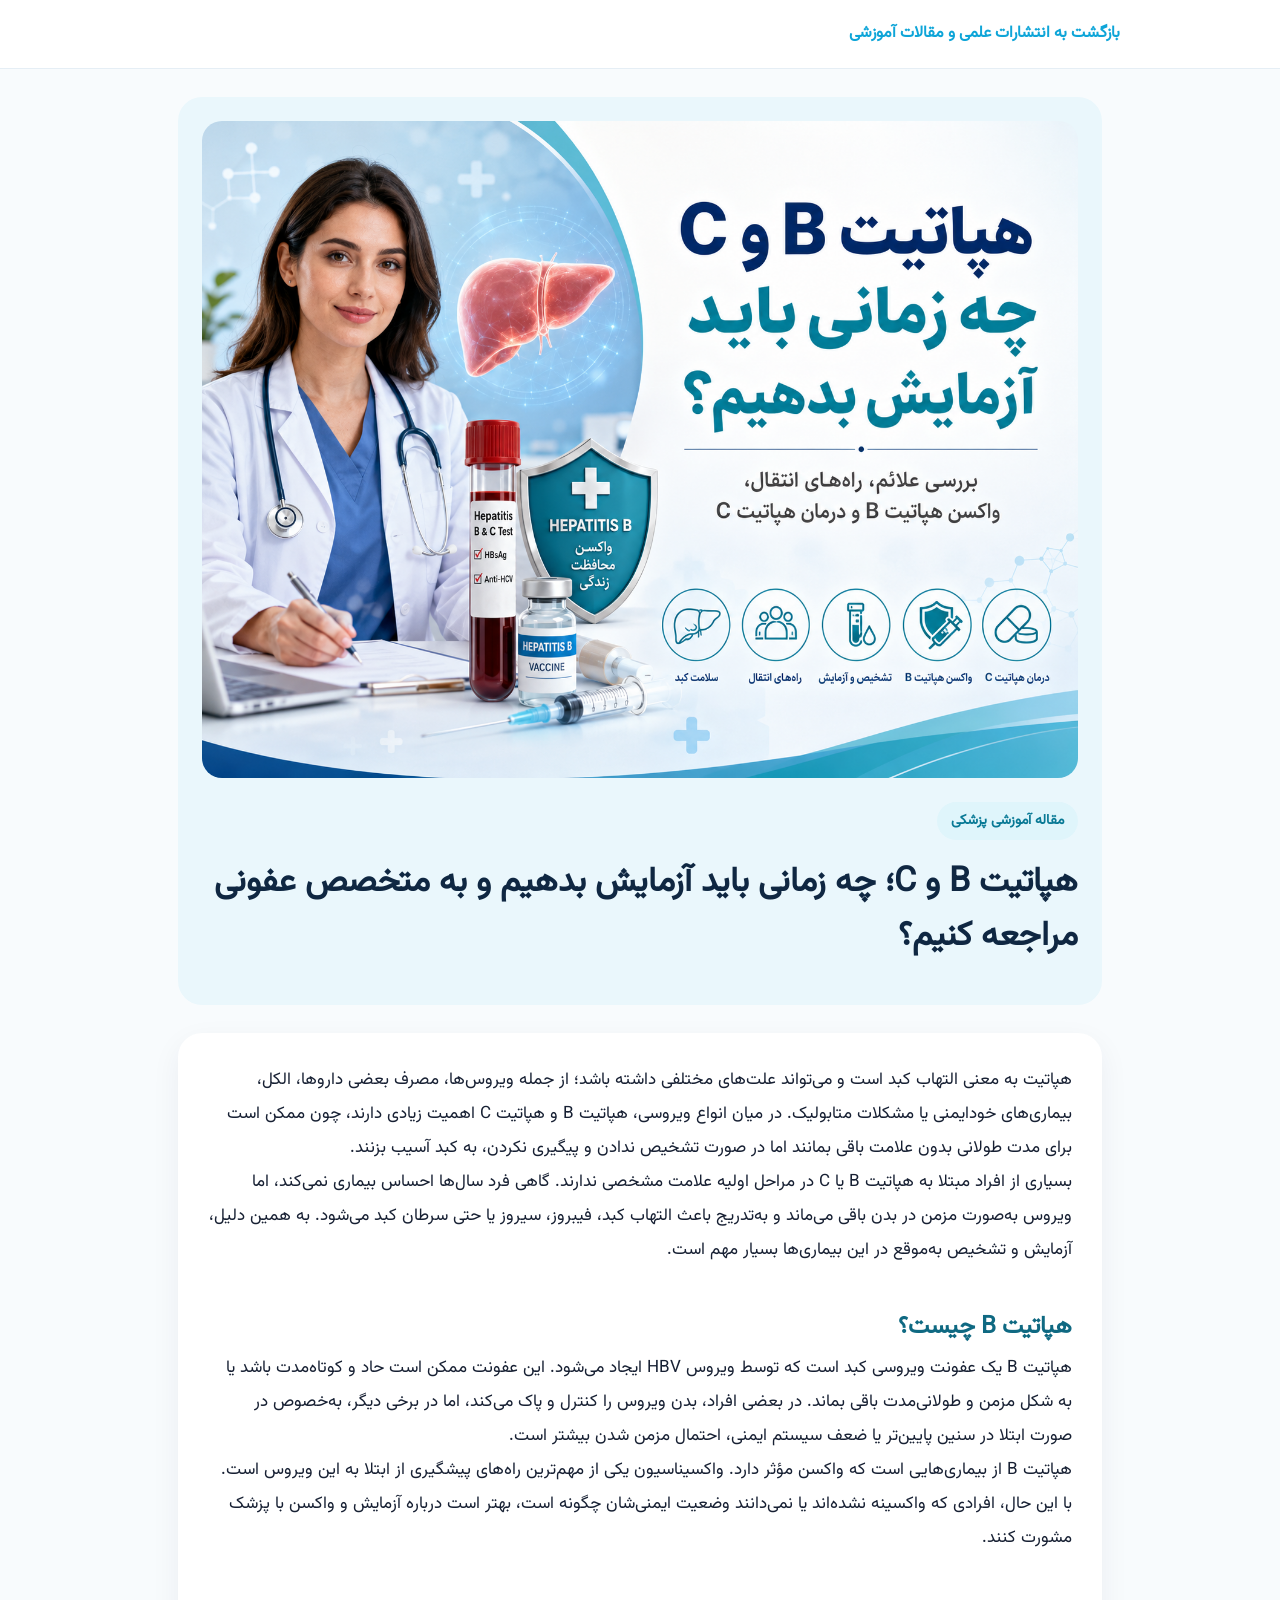
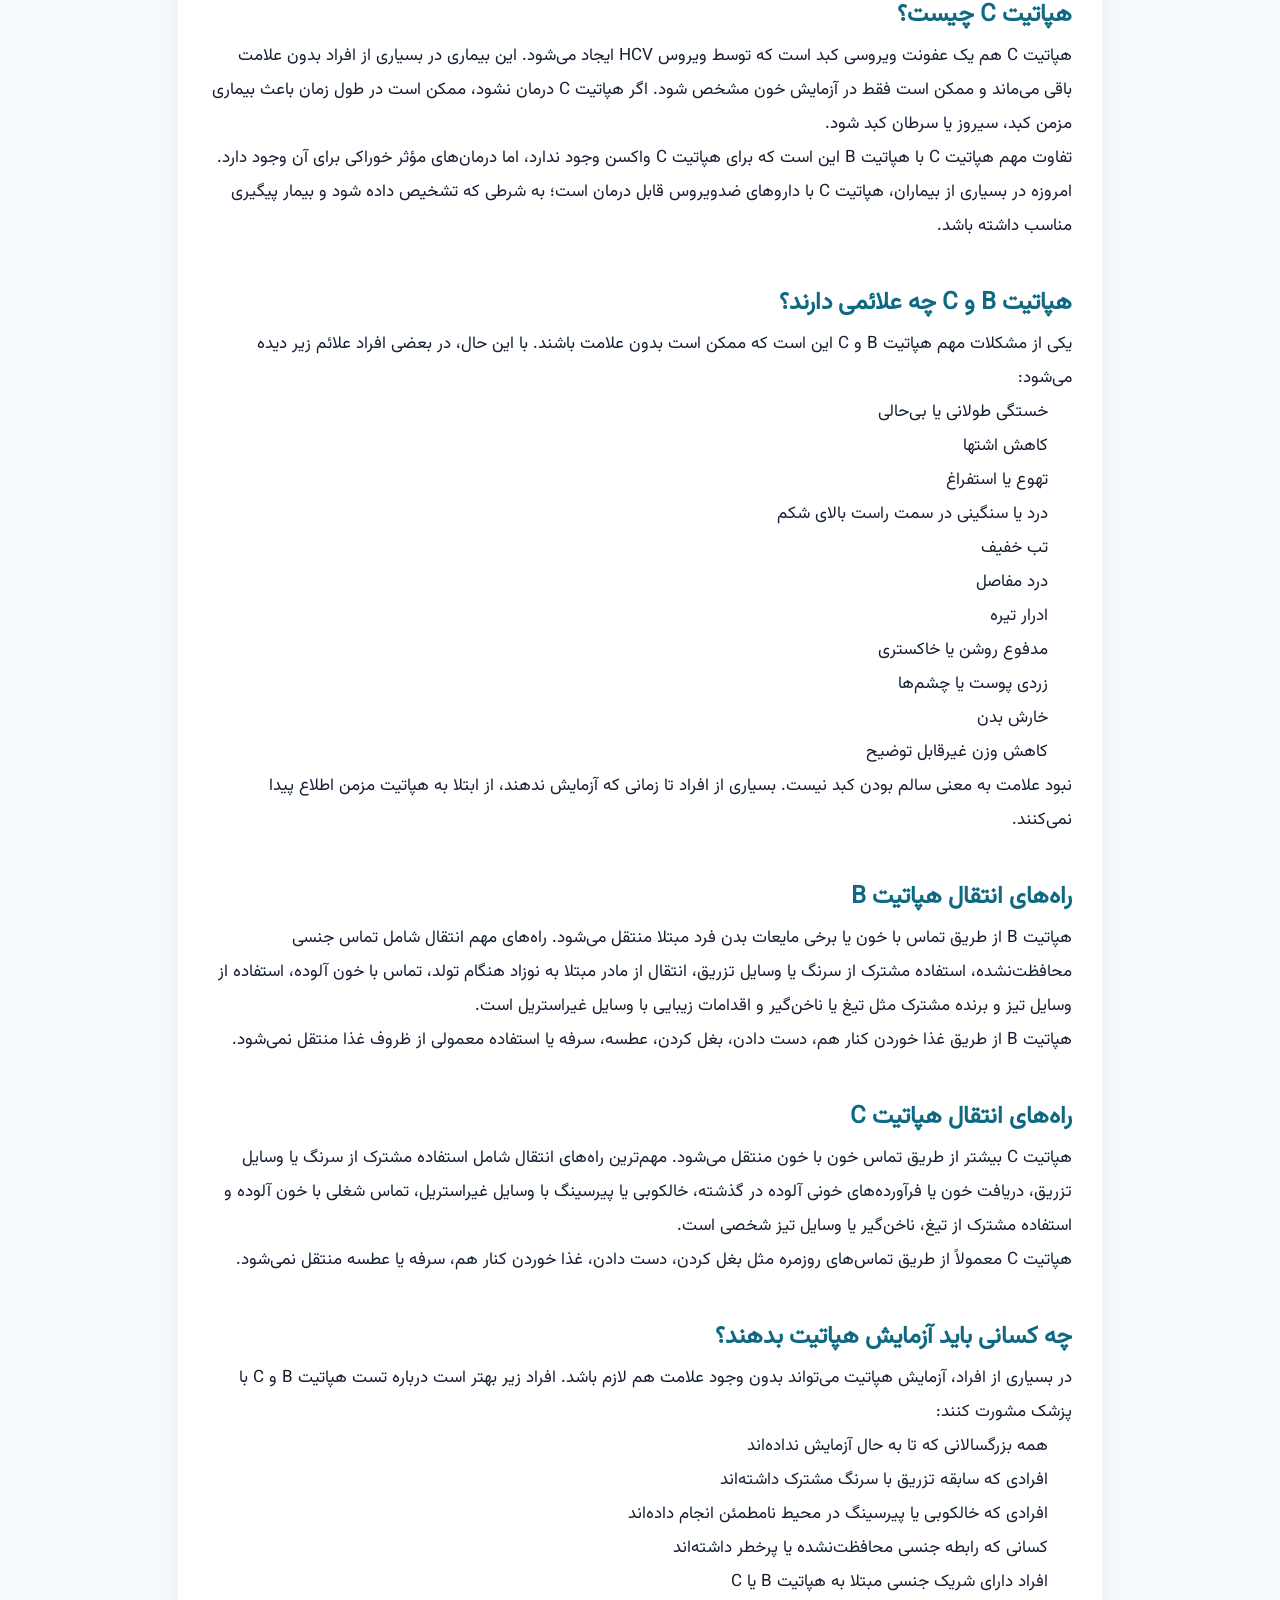
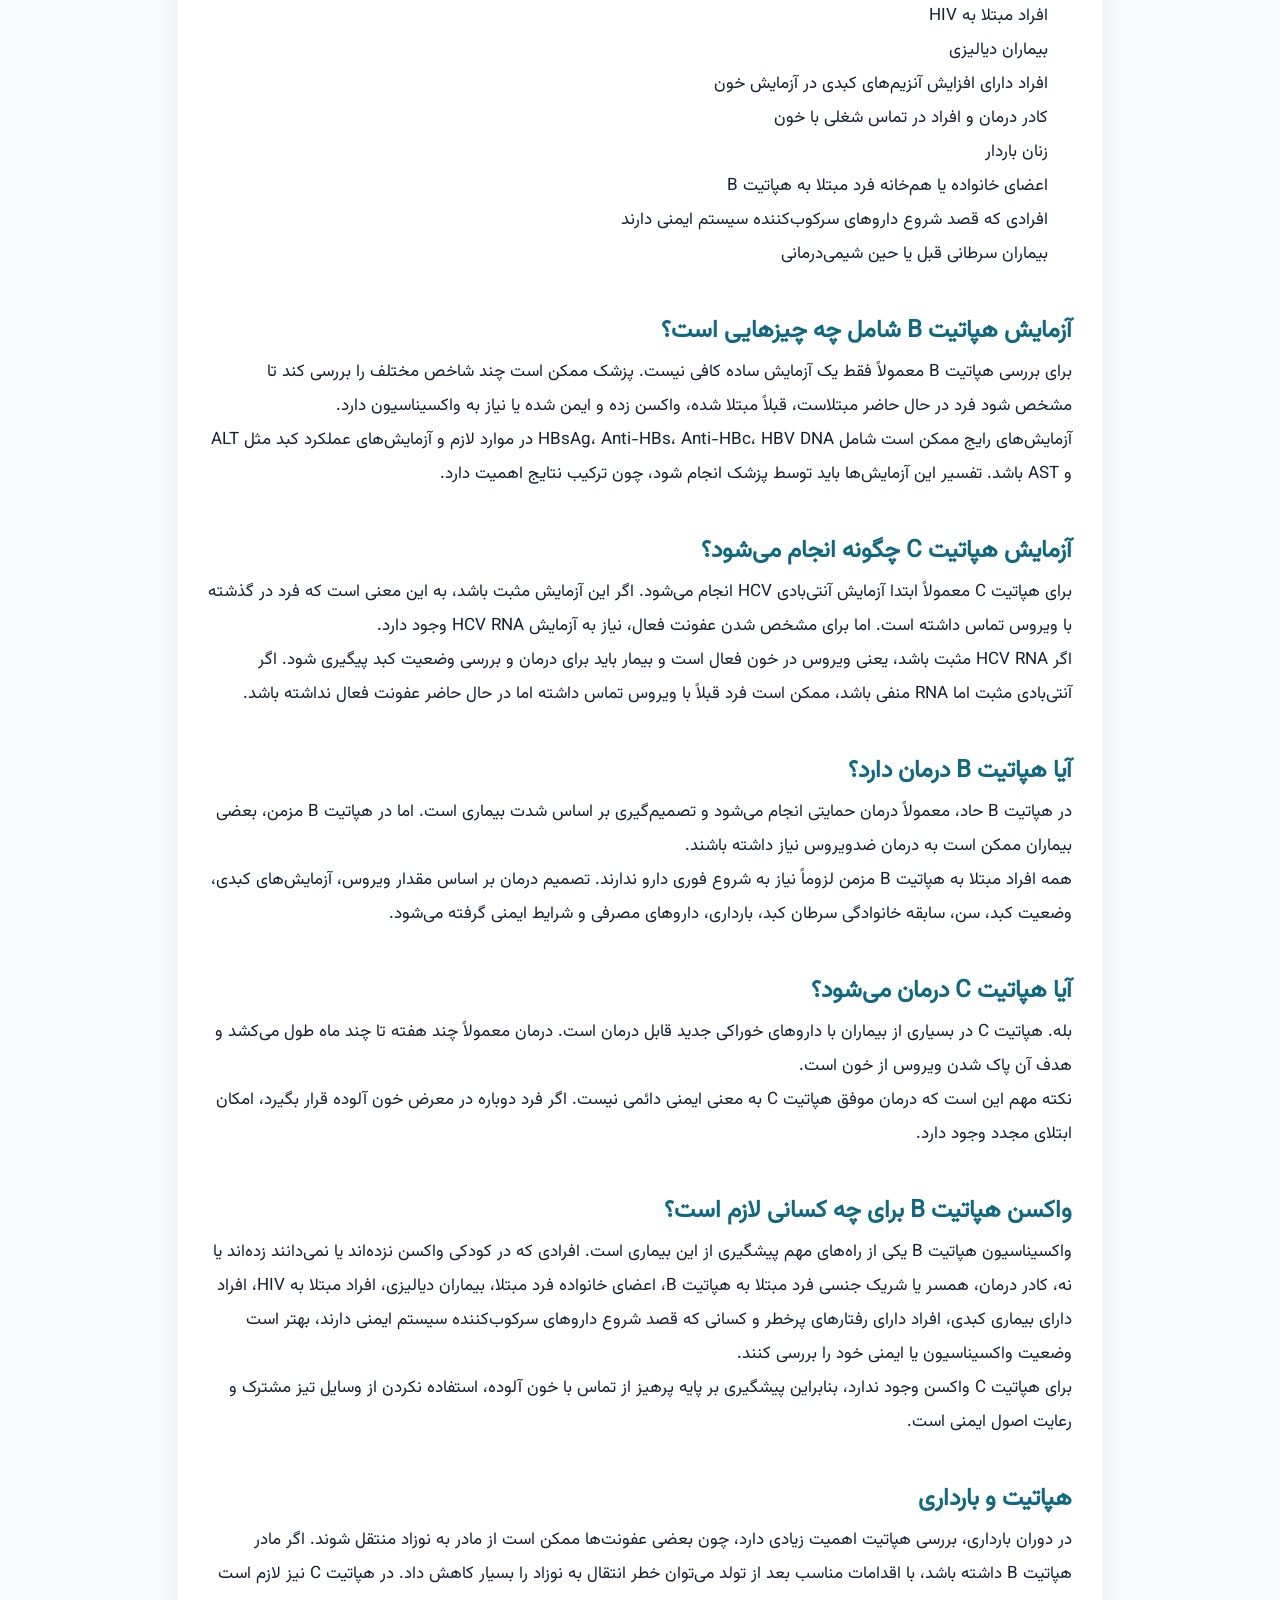
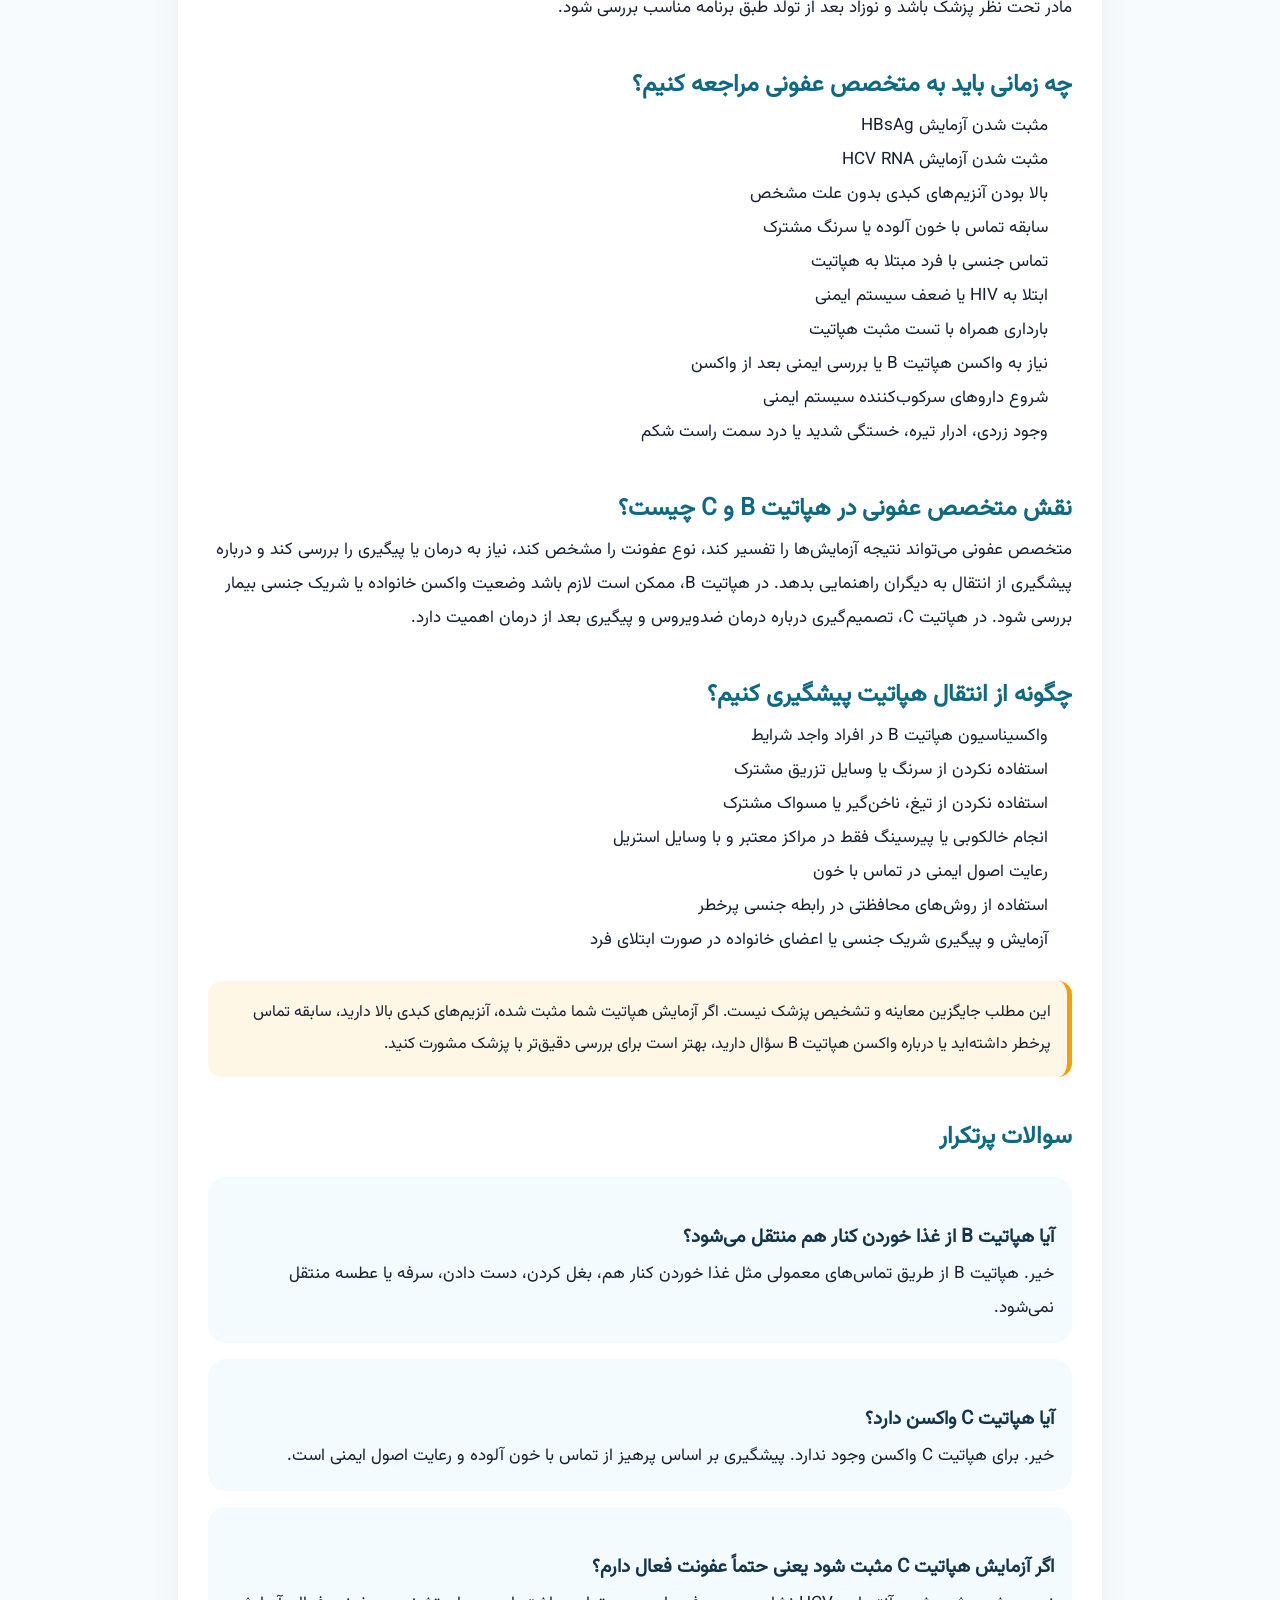
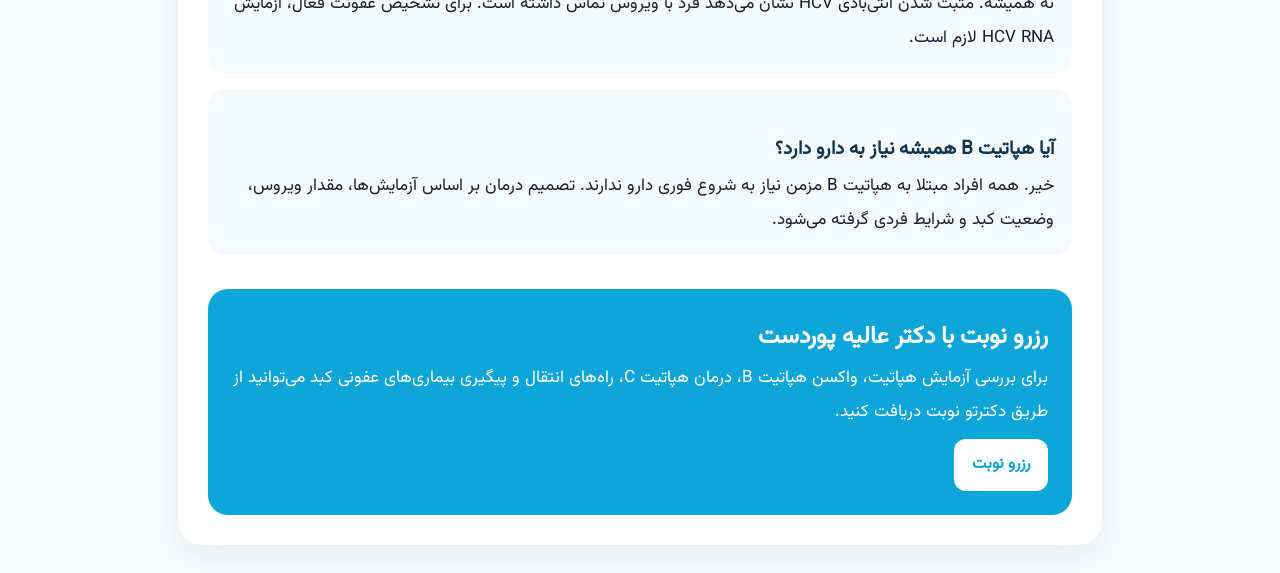
<file: articles/hepatitis-b-c-testing-treatment.html>
<!DOCTYPE html>
<html lang="fa" dir="rtl">
<head>
  <meta charset="UTF-8" />
  <meta name="viewport" content="width=device-width, initial-scale=1.0" />
  <title>هپاتیت B و C؛ چه زمانی باید آزمایش بدهیم و به متخصص عفونی مراجعه کنیم؟ | دکتر عالیه پوردست</title>
  <meta name="description" content="هپاتیت B و C ممکن است بدون علامت باشند اما به کبد آسیب بزنند. با علائم، راه‌های انتقال، آزمایش هپاتیت، واکسن هپاتیت B، درمان هپاتیت C و زمان مراجعه به متخصص عفونی آشنا شوید." />
  <meta name="keywords" content="هپاتیت B, هپاتیت C, آزمایش هپاتیت, واکسن هپاتیت B, درمان هپاتیت C, انتقال هپاتیت, متخصص عفونی هپاتیت, کبد" />
  <meta name="author" content="دکتر عالیه پوردست" />
  <meta property="og:title" content="هپاتیت B و C؛ چه زمانی باید آزمایش بدهیم و به متخصص عفونی مراجعه کنیم؟" />
  <meta property="og:description" content="بررسی علائم، راه‌های انتقال، واکسن هپاتیت B و درمان هپاتیت C." />
  <meta property="og:image" content="/images/hepatitis-b-c-testing-treatment-cover.jpg" />
  <meta property="og:type" content="article" />
  <link rel="stylesheet" href="/assets/index-Cs9Se54A.css" />
  <style>
    body{font-family:Tahoma,Arial,sans-serif;background:#f8fbfd;color:#172033;line-height:2;margin:0}.top{background:#fff;border-bottom:1px solid #e5eef5;padding:18px 20px}.top a{color:#0ea5d8;text-decoration:none;font-weight:700}.wrap{max-width:960px;margin:0 auto;padding:28px 18px}.hero{background:#eaf7fc;border-radius:24px;padding:24px;margin-bottom:28px}.hero img{width:100%;border-radius:20px;display:block;margin-bottom:24px}.badge{display:inline-block;background:#dff5fb;color:#087995;border-radius:999px;padding:5px 14px;font-size:14px;font-weight:700}h1{font-size:34px;line-height:1.6;margin:16px 0;color:#0f2742}h2{font-size:24px;margin-top:36px;color:#0f6982}h3{font-size:19px;margin-top:24px;color:#12344d}p,li{font-size:17px}.article{background:#fff;border-radius:24px;padding:30px;box-shadow:0 10px 30px rgba(15,39,66,.06)}ul{padding-right:24px}.cta{background:#0ea5d8;color:#fff;border-radius:20px;padding:24px;margin-top:34px}.cta a{display:inline-block;background:#fff;color:#0ea5d8;border-radius:12px;padding:10px 18px;text-decoration:none;font-weight:700;margin-top:10px}.note{background:#fff7e6;border-right:5px solid #f59e0b;padding:16px;border-radius:14px;margin:24px 0}.faq{background:#f3fbfe;border-radius:18px;padding:18px;margin-top:16px}@media(max-width:640px){h1{font-size:27px}.article{padding:20px}.wrap{padding:18px 12px}}
  </style>
</head>
<body>
  <div class="top"><div class="wrap" style="padding:0"><a href="/articles">بازگشت به انتشارات علمی و مقالات آموزشی</a></div></div>
  <main class="wrap">
    <section class="hero">
      <img src="/images/hepatitis-b-c-testing-treatment-cover.jpg" alt="هپاتیت B و C" />
      <span class="badge">مقاله آموزشی پزشکی</span>
      <h1>هپاتیت B و C؛ چه زمانی باید آزمایش بدهیم و به متخصص عفونی مراجعه کنیم؟</h1>
    </section>

    <article class="article">
      <p>هپاتیت به معنی التهاب کبد است و می‌تواند علت‌های مختلفی داشته باشد؛ از جمله ویروس‌ها، مصرف بعضی داروها، الکل، بیماری‌های خودایمنی یا مشکلات متابولیک. در میان انواع ویروسی، هپاتیت B و هپاتیت C اهمیت زیادی دارند، چون ممکن است برای مدت طولانی بدون علامت باقی بمانند اما در صورت تشخیص ندادن و پیگیری نکردن، به کبد آسیب بزنند.</p>
      <p>بسیاری از افراد مبتلا به هپاتیت B یا C در مراحل اولیه علامت مشخصی ندارند. گاهی فرد سال‌ها احساس بیماری نمی‌کند، اما ویروس به‌صورت مزمن در بدن باقی می‌ماند و به‌تدریج باعث التهاب کبد، فیبروز، سیروز یا حتی سرطان کبد می‌شود. به همین دلیل، آزمایش و تشخیص به‌موقع در این بیماری‌ها بسیار مهم است.</p>

      <h2>هپاتیت B چیست؟</h2>
      <p>هپاتیت B یک عفونت ویروسی کبد است که توسط ویروس HBV ایجاد می‌شود. این عفونت ممکن است حاد و کوتاه‌مدت باشد یا به شکل مزمن و طولانی‌مدت باقی بماند. در بعضی افراد، بدن ویروس را کنترل و پاک می‌کند، اما در برخی دیگر، به‌خصوص در صورت ابتلا در سنین پایین‌تر یا ضعف سیستم ایمنی، احتمال مزمن شدن بیشتر است.</p>
      <p>هپاتیت B از بیماری‌هایی است که واکسن مؤثر دارد. واکسیناسیون یکی از مهم‌ترین راه‌های پیشگیری از ابتلا به این ویروس است. با این حال، افرادی که واکسینه نشده‌اند یا نمی‌دانند وضعیت ایمنی‌شان چگونه است، بهتر است درباره آزمایش و واکسن با پزشک مشورت کنند.</p>

      <h2>هپاتیت C چیست؟</h2>
      <p>هپاتیت C هم یک عفونت ویروسی کبد است که توسط ویروس HCV ایجاد می‌شود. این بیماری در بسیاری از افراد بدون علامت باقی می‌ماند و ممکن است فقط در آزمایش خون مشخص شود. اگر هپاتیت C درمان نشود، ممکن است در طول زمان باعث بیماری مزمن کبد، سیروز یا سرطان کبد شود.</p>
      <p>تفاوت مهم هپاتیت C با هپاتیت B این است که برای هپاتیت C واکسن وجود ندارد، اما درمان‌های مؤثر خوراکی برای آن وجود دارد. امروزه در بسیاری از بیماران، هپاتیت C با داروهای ضدویروس قابل درمان است؛ به شرطی که تشخیص داده شود و بیمار پیگیری مناسب داشته باشد.</p>

      <h2>هپاتیت B و C چه علائمی دارند؟</h2>
      <p>یکی از مشکلات مهم هپاتیت B و C این است که ممکن است بدون علامت باشند. با این حال، در بعضی افراد علائم زیر دیده می‌شود:</p>
      <ul><li>خستگی طولانی یا بی‌حالی</li><li>کاهش اشتها</li><li>تهوع یا استفراغ</li><li>درد یا سنگینی در سمت راست بالای شکم</li><li>تب خفیف</li><li>درد مفاصل</li><li>ادرار تیره</li><li>مدفوع روشن یا خاکستری</li><li>زردی پوست یا چشم‌ها</li><li>خارش بدن</li><li>کاهش وزن غیرقابل توضیح</li></ul>
      <p>نبود علامت به معنی سالم بودن کبد نیست. بسیاری از افراد تا زمانی که آزمایش ندهند، از ابتلا به هپاتیت مزمن اطلاع پیدا نمی‌کنند.</p>

      <h2>راه‌های انتقال هپاتیت B</h2>
      <p>هپاتیت B از طریق تماس با خون یا برخی مایعات بدن فرد مبتلا منتقل می‌شود. راه‌های مهم انتقال شامل تماس جنسی محافظت‌نشده، استفاده مشترک از سرنگ یا وسایل تزریق، انتقال از مادر مبتلا به نوزاد هنگام تولد، تماس با خون آلوده، استفاده از وسایل تیز و برنده مشترک مثل تیغ یا ناخن‌گیر و اقدامات زیبایی با وسایل غیراستریل است.</p>
      <p>هپاتیت B از طریق غذا خوردن کنار هم، دست دادن، بغل کردن، عطسه، سرفه یا استفاده معمولی از ظروف غذا منتقل نمی‌شود.</p>

      <h2>راه‌های انتقال هپاتیت C</h2>
      <p>هپاتیت C بیشتر از طریق تماس خون با خون منتقل می‌شود. مهم‌ترین راه‌های انتقال شامل استفاده مشترک از سرنگ یا وسایل تزریق، دریافت خون یا فرآورده‌های خونی آلوده در گذشته، خالکوبی یا پیرسینگ با وسایل غیراستریل، تماس شغلی با خون آلوده و استفاده مشترک از تیغ، ناخن‌گیر یا وسایل تیز شخصی است.</p>
      <p>هپاتیت C معمولاً از طریق تماس‌های روزمره مثل بغل کردن، دست دادن، غذا خوردن کنار هم، سرفه یا عطسه منتقل نمی‌شود.</p>

      <h2>چه کسانی باید آزمایش هپاتیت بدهند؟</h2>
      <p>در بسیاری از افراد، آزمایش هپاتیت می‌تواند بدون وجود علامت هم لازم باشد. افراد زیر بهتر است درباره تست هپاتیت B و C با پزشک مشورت کنند:</p>
      <ul><li>همه بزرگسالانی که تا به حال آزمایش نداده‌اند</li><li>افرادی که سابقه تزریق با سرنگ مشترک داشته‌اند</li><li>افرادی که خالکوبی یا پیرسینگ در محیط نامطمئن انجام داده‌اند</li><li>کسانی که رابطه جنسی محافظت‌نشده یا پرخطر داشته‌اند</li><li>افراد دارای شریک جنسی مبتلا به هپاتیت B یا C</li><li>افراد مبتلا به HIV</li><li>بیماران دیالیزی</li><li>افراد دارای افزایش آنزیم‌های کبدی در آزمایش خون</li><li>کادر درمان و افراد در تماس شغلی با خون</li><li>زنان باردار</li><li>اعضای خانواده یا هم‌خانه فرد مبتلا به هپاتیت B</li><li>افرادی که قصد شروع داروهای سرکوب‌کننده سیستم ایمنی دارند</li><li>بیماران سرطانی قبل یا حین شیمی‌درمانی</li></ul>

      <h2>آزمایش هپاتیت B شامل چه چیزهایی است؟</h2>
      <p>برای بررسی هپاتیت B معمولاً فقط یک آزمایش ساده کافی نیست. پزشک ممکن است چند شاخص مختلف را بررسی کند تا مشخص شود فرد در حال حاضر مبتلاست، قبلاً مبتلا شده، واکسن زده و ایمن شده یا نیاز به واکسیناسیون دارد.</p>
      <p>آزمایش‌های رایج ممکن است شامل HBsAg، Anti-HBs، Anti-HBc، HBV DNA در موارد لازم و آزمایش‌های عملکرد کبد مثل ALT و AST باشد. تفسیر این آزمایش‌ها باید توسط پزشک انجام شود، چون ترکیب نتایج اهمیت دارد.</p>

      <h2>آزمایش هپاتیت C چگونه انجام می‌شود؟</h2>
      <p>برای هپاتیت C معمولاً ابتدا آزمایش آنتی‌بادی HCV انجام می‌شود. اگر این آزمایش مثبت باشد، به این معنی است که فرد در گذشته با ویروس تماس داشته است. اما برای مشخص شدن عفونت فعال، نیاز به آزمایش HCV RNA وجود دارد.</p>
      <p>اگر HCV RNA مثبت باشد، یعنی ویروس در خون فعال است و بیمار باید برای درمان و بررسی وضعیت کبد پیگیری شود. اگر آنتی‌بادی مثبت اما RNA منفی باشد، ممکن است فرد قبلاً با ویروس تماس داشته اما در حال حاضر عفونت فعال نداشته باشد.</p>

      <h2>آیا هپاتیت B درمان دارد؟</h2>
      <p>در هپاتیت B حاد، معمولاً درمان حمایتی انجام می‌شود و تصمیم‌گیری بر اساس شدت بیماری است. اما در هپاتیت B مزمن، بعضی بیماران ممکن است به درمان ضدویروس نیاز داشته باشند.</p>
      <p>همه افراد مبتلا به هپاتیت B مزمن لزوماً نیاز به شروع فوری دارو ندارند. تصمیم درمان بر اساس مقدار ویروس، آزمایش‌های کبدی، وضعیت کبد، سن، سابقه خانوادگی سرطان کبد، بارداری، داروهای مصرفی و شرایط ایمنی گرفته می‌شود.</p>

      <h2>آیا هپاتیت C درمان می‌شود؟</h2>
      <p>بله. هپاتیت C در بسیاری از بیماران با داروهای خوراکی جدید قابل درمان است. درمان معمولاً چند هفته تا چند ماه طول می‌کشد و هدف آن پاک شدن ویروس از خون است.</p>
      <p>نکته مهم این است که درمان موفق هپاتیت C به معنی ایمنی دائمی نیست. اگر فرد دوباره در معرض خون آلوده قرار بگیرد، امکان ابتلای مجدد وجود دارد.</p>

      <h2>واکسن هپاتیت B برای چه کسانی لازم است؟</h2>
      <p>واکسیناسیون هپاتیت B یکی از راه‌های مهم پیشگیری از این بیماری است. افرادی که در کودکی واکسن نزده‌اند یا نمی‌دانند زده‌اند یا نه، کادر درمان، همسر یا شریک جنسی فرد مبتلا به هپاتیت B، اعضای خانواده فرد مبتلا، بیماران دیالیزی، افراد مبتلا به HIV، افراد دارای بیماری کبدی، افراد دارای رفتارهای پرخطر و کسانی که قصد شروع داروهای سرکوب‌کننده سیستم ایمنی دارند، بهتر است وضعیت واکسیناسیون یا ایمنی خود را بررسی کنند.</p>
      <p>برای هپاتیت C واکسن وجود ندارد، بنابراین پیشگیری بر پایه پرهیز از تماس با خون آلوده، استفاده نکردن از وسایل تیز مشترک و رعایت اصول ایمنی است.</p>

      <h2>هپاتیت و بارداری</h2>
      <p>در دوران بارداری، بررسی هپاتیت اهمیت زیادی دارد، چون بعضی عفونت‌ها ممکن است از مادر به نوزاد منتقل شوند. اگر مادر هپاتیت B داشته باشد، با اقدامات مناسب بعد از تولد می‌توان خطر انتقال به نوزاد را بسیار کاهش داد. در هپاتیت C نیز لازم است مادر تحت نظر پزشک باشد و نوزاد بعد از تولد طبق برنامه مناسب بررسی شود.</p>

      <h2>چه زمانی باید به متخصص عفونی مراجعه کنیم؟</h2>
      <ul><li>مثبت شدن آزمایش HBsAg</li><li>مثبت شدن آزمایش HCV RNA</li><li>بالا بودن آنزیم‌های کبدی بدون علت مشخص</li><li>سابقه تماس با خون آلوده یا سرنگ مشترک</li><li>تماس جنسی با فرد مبتلا به هپاتیت</li><li>ابتلا به HIV یا ضعف سیستم ایمنی</li><li>بارداری همراه با تست مثبت هپاتیت</li><li>نیاز به واکسن هپاتیت B یا بررسی ایمنی بعد از واکسن</li><li>شروع داروهای سرکوب‌کننده سیستم ایمنی</li><li>وجود زردی، ادرار تیره، خستگی شدید یا درد سمت راست شکم</li></ul>

      <h2>نقش متخصص عفونی در هپاتیت B و C چیست؟</h2>
      <p>متخصص عفونی می‌تواند نتیجه آزمایش‌ها را تفسیر کند، نوع عفونت را مشخص کند، نیاز به درمان یا پیگیری را بررسی کند و درباره پیشگیری از انتقال به دیگران راهنمایی بدهد. در هپاتیت B، ممکن است لازم باشد وضعیت واکسن خانواده یا شریک جنسی بیمار بررسی شود. در هپاتیت C، تصمیم‌گیری درباره درمان ضدویروس و پیگیری بعد از درمان اهمیت دارد.</p>

      <h2>چگونه از انتقال هپاتیت پیشگیری کنیم؟</h2>
      <ul><li>واکسیناسیون هپاتیت B در افراد واجد شرایط</li><li>استفاده نکردن از سرنگ یا وسایل تزریق مشترک</li><li>استفاده نکردن از تیغ، ناخن‌گیر یا مسواک مشترک</li><li>انجام خالکوبی یا پیرسینگ فقط در مراکز معتبر و با وسایل استریل</li><li>رعایت اصول ایمنی در تماس با خون</li><li>استفاده از روش‌های محافظتی در رابطه جنسی پرخطر</li><li>آزمایش و پیگیری شریک جنسی یا اعضای خانواده در صورت ابتلای فرد</li></ul>

      <div class="note">این مطلب جایگزین معاینه و تشخیص پزشک نیست. اگر آزمایش هپاتیت شما مثبت شده، آنزیم‌های کبدی بالا دارید، سابقه تماس پرخطر داشته‌اید یا درباره واکسن هپاتیت B سؤال دارید، بهتر است برای بررسی دقیق‌تر با پزشک مشورت کنید.</div>

      <h2>سوالات پرتکرار</h2>
      <div class="faq"><h3>آیا هپاتیت B از غذا خوردن کنار هم منتقل می‌شود؟</h3><p>خیر. هپاتیت B از طریق تماس‌های معمولی مثل غذا خوردن کنار هم، بغل کردن، دست دادن، سرفه یا عطسه منتقل نمی‌شود.</p></div>
      <div class="faq"><h3>آیا هپاتیت C واکسن دارد؟</h3><p>خیر. برای هپاتیت C واکسن وجود ندارد. پیشگیری بر اساس پرهیز از تماس با خون آلوده و رعایت اصول ایمنی است.</p></div>
      <div class="faq"><h3>اگر آزمایش هپاتیت C مثبت شود یعنی حتماً عفونت فعال دارم؟</h3><p>نه همیشه. مثبت شدن آنتی‌بادی HCV نشان می‌دهد فرد با ویروس تماس داشته است. برای تشخیص عفونت فعال، آزمایش HCV RNA لازم است.</p></div>
      <div class="faq"><h3>آیا هپاتیت B همیشه نیاز به دارو دارد؟</h3><p>خیر. همه افراد مبتلا به هپاتیت B مزمن نیاز به شروع فوری دارو ندارند. تصمیم درمان بر اساس آزمایش‌ها، مقدار ویروس، وضعیت کبد و شرایط فردی گرفته می‌شود.</p></div>

      <section class="cta"><h2 style="color:#fff;margin-top:0">رزرو نوبت با دکتر عالیه پوردست</h2><p>برای بررسی آزمایش هپاتیت، واکسن هپاتیت B، درمان هپاتیت C، راه‌های انتقال و پیگیری بیماری‌های عفونی کبد می‌توانید از طریق دکترتو نوبت دریافت کنید.</p><a href="https://doctoreto.com/doctor/dr-aaliye-pour-dast/GDwmaq" target="_blank" rel="noopener noreferrer">رزرو نوبت</a></section>
    </article>
  </main>
</body>
</html>
</file>
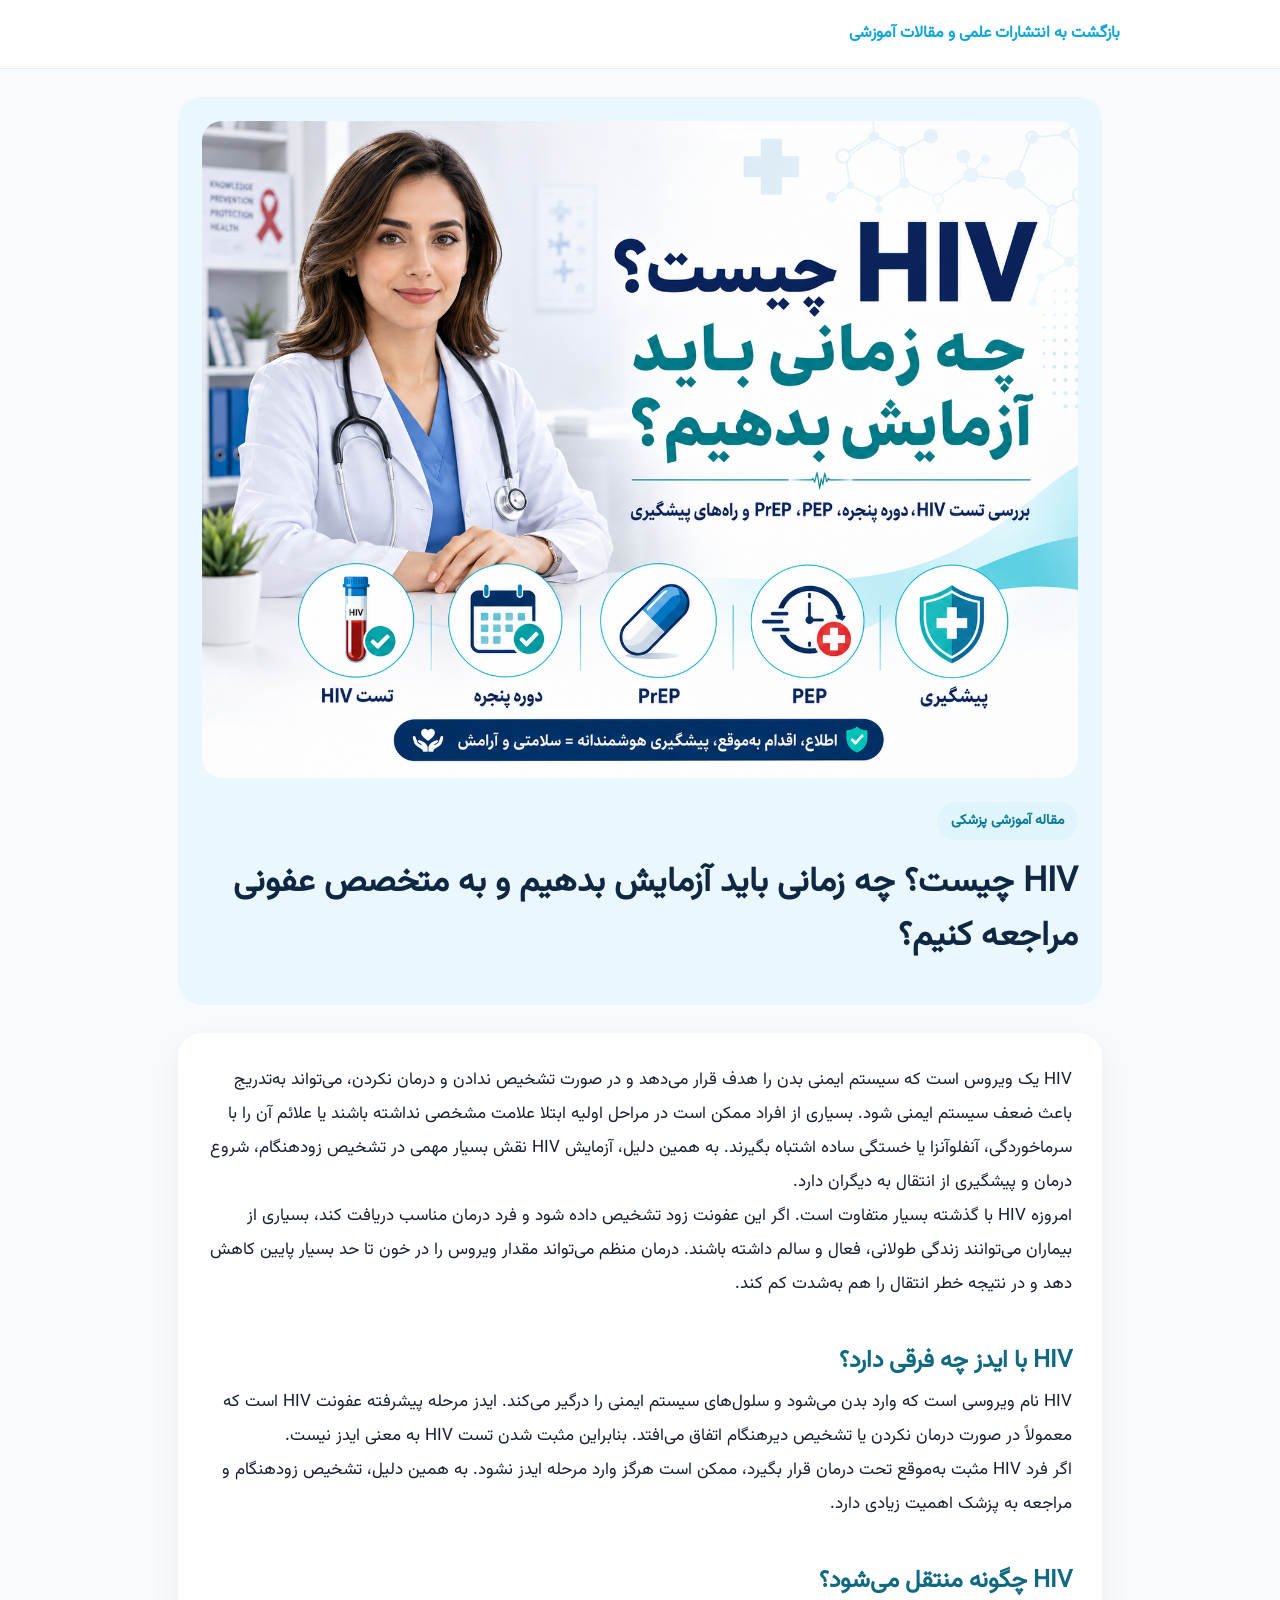
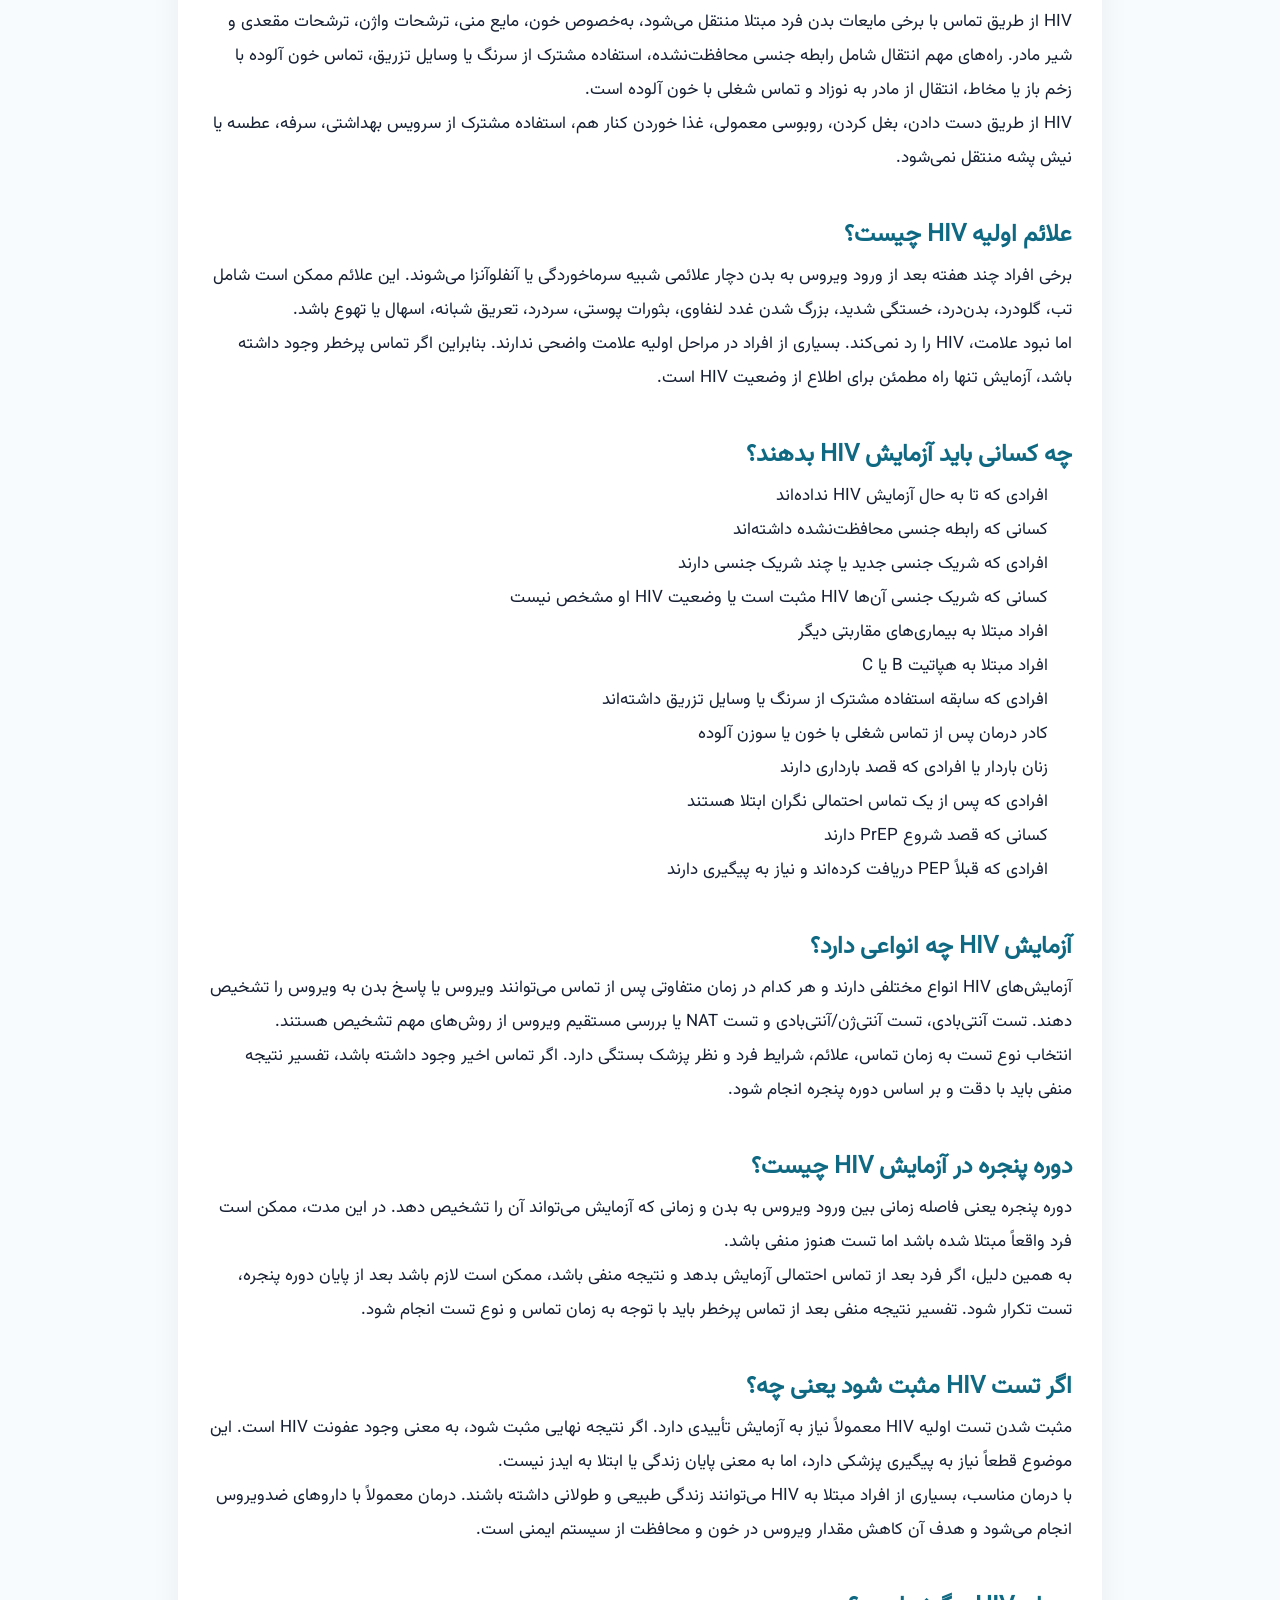
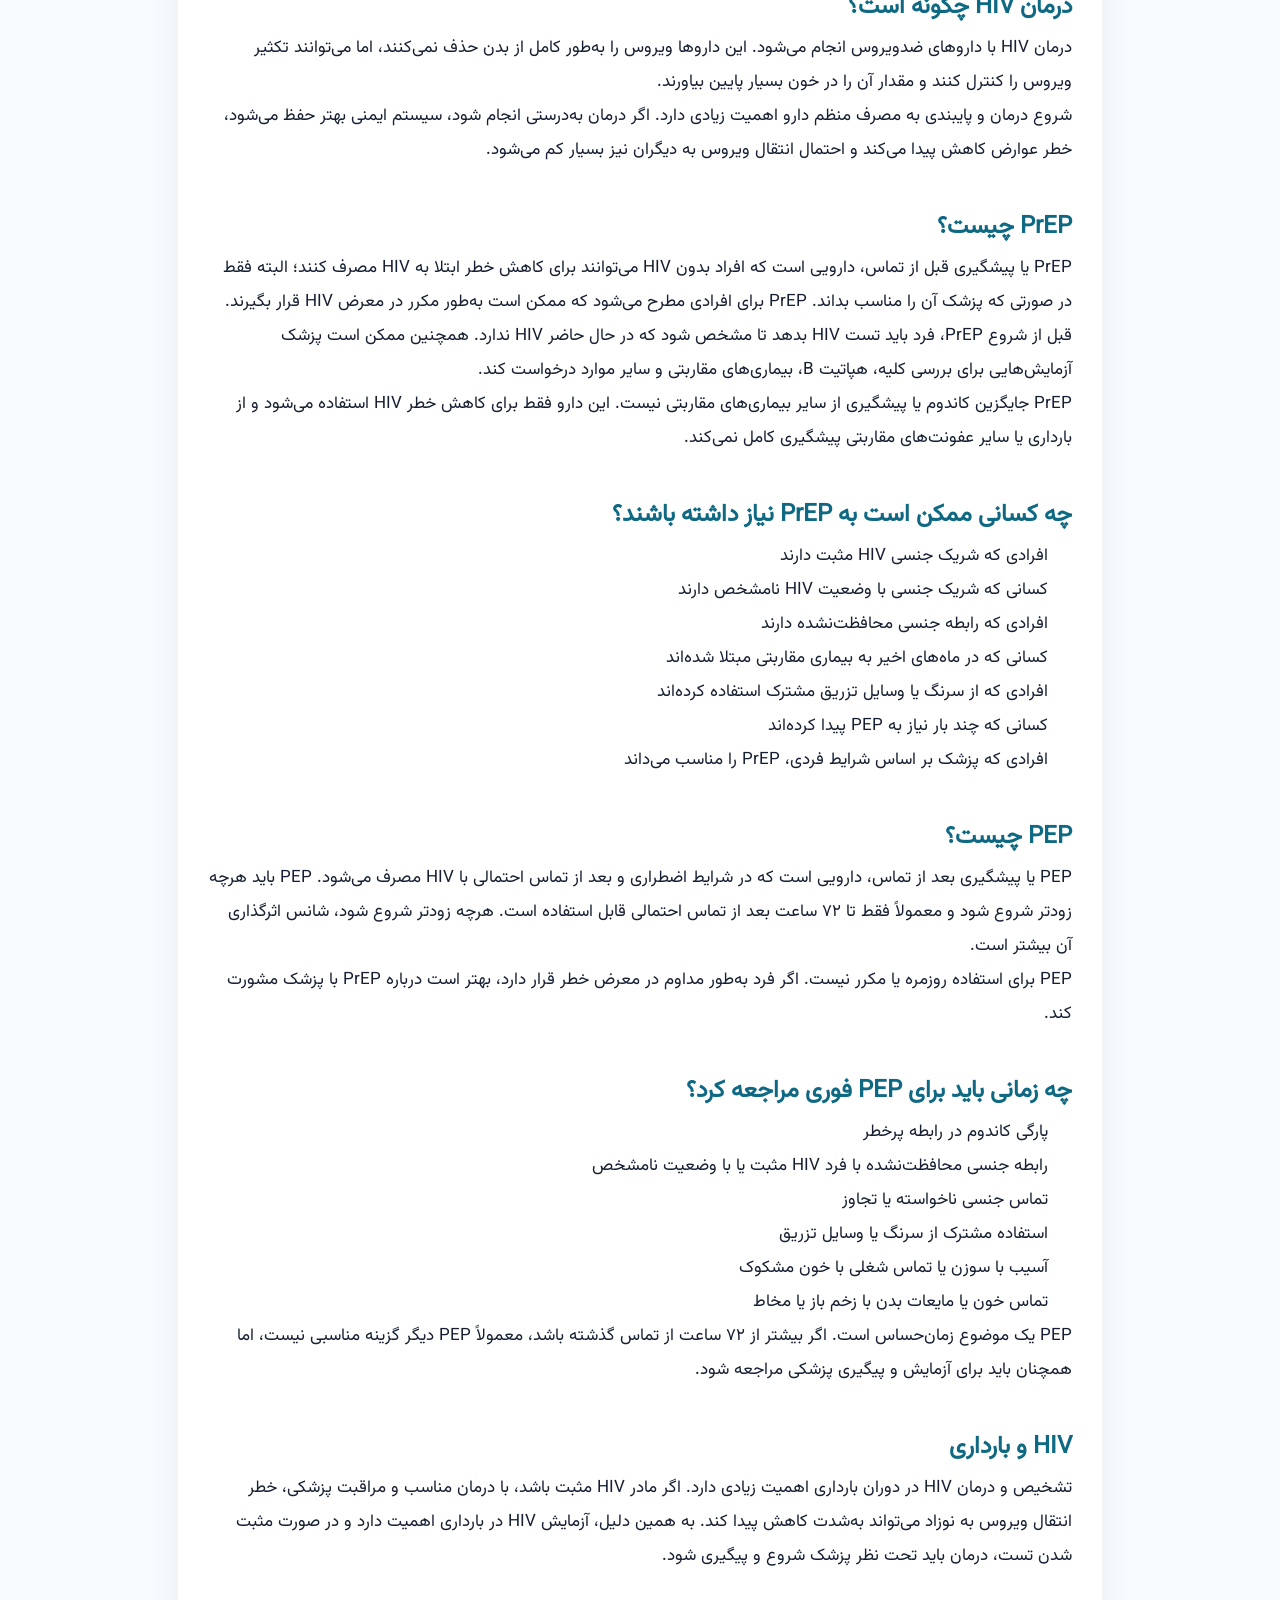
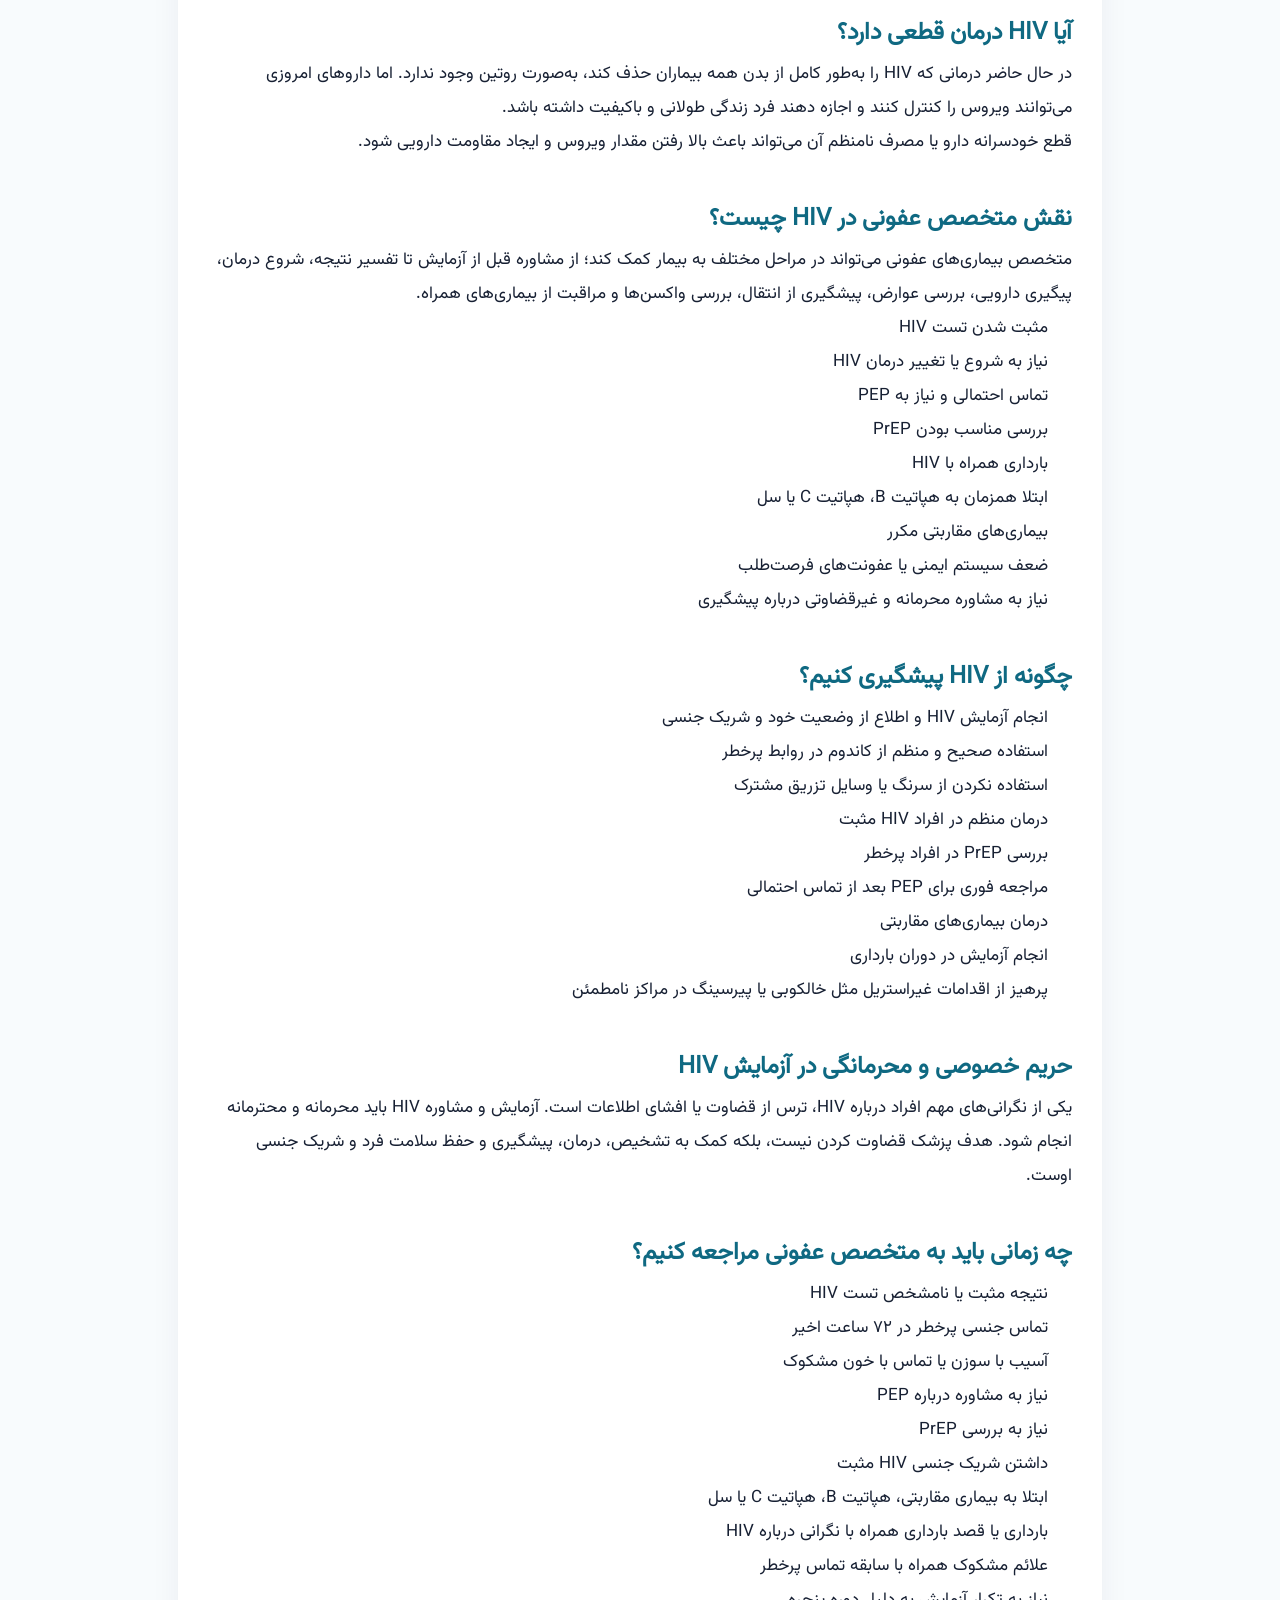
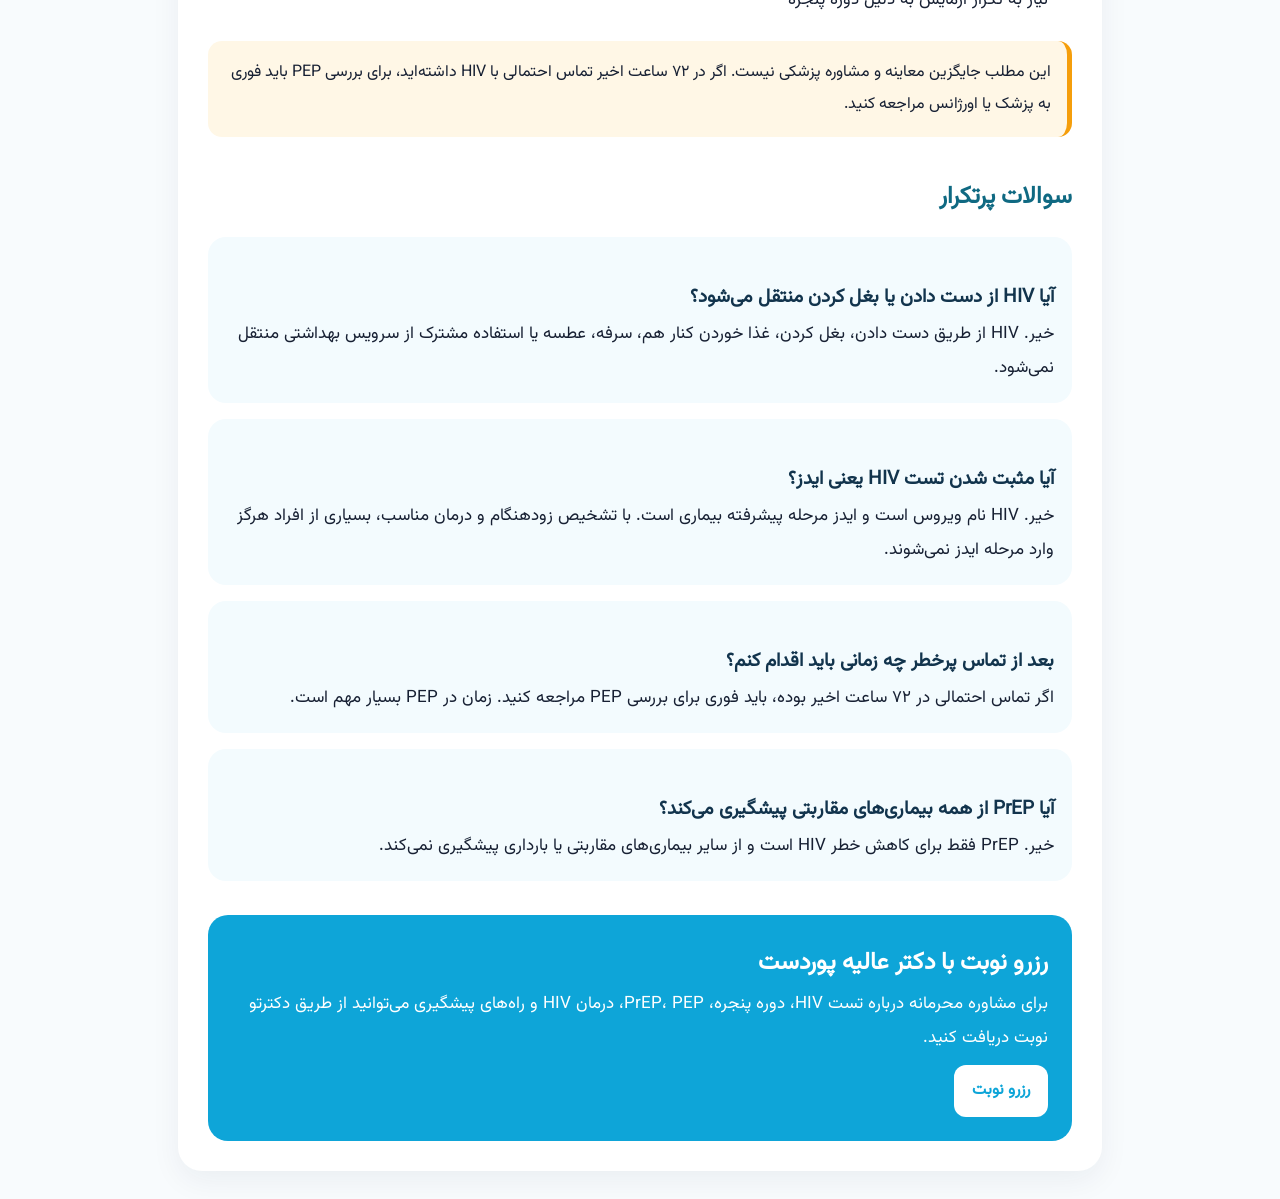
<file: articles/hiv-testing-prep-pep.html>
<!DOCTYPE html>
<html lang="fa" dir="rtl">
<head>
  <meta charset="UTF-8" />
  <meta name="viewport" content="width=device-width, initial-scale=1.0" />
  <title>HIV چیست؟ چه زمانی باید آزمایش بدهیم و به متخصص عفونی مراجعه کنیم؟ | دکتر عالیه پوردست</title>
  <meta name="description" content="HIV ممکن است بدون علامت باشد اما با آزمایش قابل تشخیص است. با علائم اولیه، راه‌های انتقال، تست HIV، دوره پنجره، PrEP، PEP و زمان مراجعه به متخصص عفونی آشنا شوید." />
  <meta name="keywords" content="HIV, آزمایش HIV, تست HIV, PrEP, PEP, ایدز, دوره پنجره HIV, متخصص عفونی HIV, پیشگیری از HIV" />
  <meta name="author" content="دکتر عالیه پوردست" />
  <meta property="og:title" content="HIV چیست؟ چه زمانی باید آزمایش بدهیم و به متخصص عفونی مراجعه کنیم؟" />
  <meta property="og:description" content="بررسی تست HIV، دوره پنجره، PrEP، PEP و راه‌های پیشگیری." />
  <meta property="og:image" content="/images/hiv-testing-prep-pep-cover.jpg" />
  <meta property="og:type" content="article" />
  <link rel="stylesheet" href="/assets/index-Cs9Se54A.css" />
  <style>
    body{font-family:Tahoma,Arial,sans-serif;background:#f8fbfd;color:#172033;line-height:2;margin:0}.top{background:#fff;border-bottom:1px solid #e5eef5;padding:18px 20px}.top a{color:#0ea5d8;text-decoration:none;font-weight:700}.wrap{max-width:960px;margin:0 auto;padding:28px 18px}.hero{background:#eaf7fc;border-radius:24px;padding:24px;margin-bottom:28px}.hero img{width:100%;border-radius:20px;display:block;margin-bottom:24px}.badge{display:inline-block;background:#dff5fb;color:#087995;border-radius:999px;padding:5px 14px;font-size:14px;font-weight:700}h1{font-size:34px;line-height:1.6;margin:16px 0;color:#0f2742}h2{font-size:24px;margin-top:36px;color:#0f6982}h3{font-size:19px;margin-top:24px;color:#12344d}p,li{font-size:17px}.article{background:#fff;border-radius:24px;padding:30px;box-shadow:0 10px 30px rgba(15,39,66,.06)}ul{padding-right:24px}.cta{background:#0ea5d8;color:#fff;border-radius:20px;padding:24px;margin-top:34px}.cta a{display:inline-block;background:#fff;color:#0ea5d8;border-radius:12px;padding:10px 18px;text-decoration:none;font-weight:700;margin-top:10px}.note{background:#fff7e6;border-right:5px solid #f59e0b;padding:16px;border-radius:14px;margin:24px 0}.faq{background:#f3fbfe;border-radius:18px;padding:18px;margin-top:16px}@media(max-width:640px){h1{font-size:27px}.article{padding:20px}.wrap{padding:18px 12px}}
  </style>
</head>
<body>
  <div class="top"><div class="wrap" style="padding:0"><a href="/articles">بازگشت به انتشارات علمی و مقالات آموزشی</a></div></div>
  <main class="wrap">
    <section class="hero">
      <img src="/images/hiv-testing-prep-pep-cover.jpg" alt="HIV چیست و چه زمانی باید آزمایش بدهیم" />
      <span class="badge">مقاله آموزشی پزشکی</span>
      <h1>HIV چیست؟ چه زمانی باید آزمایش بدهیم و به متخصص عفونی مراجعه کنیم؟</h1>
    </section>

    <article class="article">
      <p>HIV یک ویروس است که سیستم ایمنی بدن را هدف قرار می‌دهد و در صورت تشخیص ندادن و درمان نکردن، می‌تواند به‌تدریج باعث ضعف سیستم ایمنی شود. بسیاری از افراد ممکن است در مراحل اولیه ابتلا علامت مشخصی نداشته باشند یا علائم آن را با سرماخوردگی، آنفلوآنزا یا خستگی ساده اشتباه بگیرند. به همین دلیل، آزمایش HIV نقش بسیار مهمی در تشخیص زودهنگام، شروع درمان و پیشگیری از انتقال به دیگران دارد.</p>
      <p>امروزه HIV با گذشته بسیار متفاوت است. اگر این عفونت زود تشخیص داده شود و فرد درمان مناسب دریافت کند، بسیاری از بیماران می‌توانند زندگی طولانی، فعال و سالم داشته باشند. درمان منظم می‌تواند مقدار ویروس را در خون تا حد بسیار پایین کاهش دهد و در نتیجه خطر انتقال را هم به‌شدت کم کند.</p>

      <h2>HIV با ایدز چه فرقی دارد؟</h2>
      <p>HIV نام ویروسی است که وارد بدن می‌شود و سلول‌های سیستم ایمنی را درگیر می‌کند. ایدز مرحله پیشرفته عفونت HIV است که معمولاً در صورت درمان نکردن یا تشخیص دیرهنگام اتفاق می‌افتد. بنابراین مثبت شدن تست HIV به معنی ایدز نیست.</p>
      <p>اگر فرد HIV مثبت به‌موقع تحت درمان قرار بگیرد، ممکن است هرگز وارد مرحله ایدز نشود. به همین دلیل، تشخیص زودهنگام و مراجعه به پزشک اهمیت زیادی دارد.</p>

      <h2>HIV چگونه منتقل می‌شود؟</h2>
      <p>HIV از طریق تماس با برخی مایعات بدن فرد مبتلا منتقل می‌شود، به‌خصوص خون، مایع منی، ترشحات واژن، ترشحات مقعدی و شیر مادر. راه‌های مهم انتقال شامل رابطه جنسی محافظت‌نشده، استفاده مشترک از سرنگ یا وسایل تزریق، تماس خون آلوده با زخم باز یا مخاط، انتقال از مادر به نوزاد و تماس شغلی با خون آلوده است.</p>
      <p>HIV از طریق دست دادن، بغل کردن، روبوسی معمولی، غذا خوردن کنار هم، استفاده مشترک از سرویس بهداشتی، سرفه، عطسه یا نیش پشه منتقل نمی‌شود.</p>

      <h2>علائم اولیه HIV چیست؟</h2>
      <p>برخی افراد چند هفته بعد از ورود ویروس به بدن دچار علائمی شبیه سرماخوردگی یا آنفلوآنزا می‌شوند. این علائم ممکن است شامل تب، گلودرد، بدن‌درد، خستگی شدید، بزرگ شدن غدد لنفاوی، بثورات پوستی، سردرد، تعریق شبانه، اسهال یا تهوع باشد.</p>
      <p>اما نبود علامت، HIV را رد نمی‌کند. بسیاری از افراد در مراحل اولیه علامت واضحی ندارند. بنابراین اگر تماس پرخطر وجود داشته باشد، آزمایش تنها راه مطمئن برای اطلاع از وضعیت HIV است.</p>

      <h2>چه کسانی باید آزمایش HIV بدهند؟</h2>
      <ul><li>افرادی که تا به حال آزمایش HIV نداده‌اند</li><li>کسانی که رابطه جنسی محافظت‌نشده داشته‌اند</li><li>افرادی که شریک جنسی جدید یا چند شریک جنسی دارند</li><li>کسانی که شریک جنسی آن‌ها HIV مثبت است یا وضعیت HIV او مشخص نیست</li><li>افراد مبتلا به بیماری‌های مقاربتی دیگر</li><li>افراد مبتلا به هپاتیت B یا C</li><li>افرادی که سابقه استفاده مشترک از سرنگ یا وسایل تزریق داشته‌اند</li><li>کادر درمان پس از تماس شغلی با خون یا سوزن آلوده</li><li>زنان باردار یا افرادی که قصد بارداری دارند</li><li>افرادی که پس از یک تماس احتمالی نگران ابتلا هستند</li><li>کسانی که قصد شروع PrEP دارند</li><li>افرادی که قبلاً PEP دریافت کرده‌اند و نیاز به پیگیری دارند</li></ul>

      <h2>آزمایش HIV چه انواعی دارد؟</h2>
      <p>آزمایش‌های HIV انواع مختلفی دارند و هر کدام در زمان متفاوتی پس از تماس می‌توانند ویروس یا پاسخ بدن به ویروس را تشخیص دهند. تست آنتی‌بادی، تست آنتی‌ژن/آنتی‌بادی و تست NAT یا بررسی مستقیم ویروس از روش‌های مهم تشخیص هستند.</p>
      <p>انتخاب نوع تست به زمان تماس، علائم، شرایط فرد و نظر پزشک بستگی دارد. اگر تماس اخیر وجود داشته باشد، تفسیر نتیجه منفی باید با دقت و بر اساس دوره پنجره انجام شود.</p>

      <h2>دوره پنجره در آزمایش HIV چیست؟</h2>
      <p>دوره پنجره یعنی فاصله زمانی بین ورود ویروس به بدن و زمانی که آزمایش می‌تواند آن را تشخیص دهد. در این مدت، ممکن است فرد واقعاً مبتلا شده باشد اما تست هنوز منفی باشد.</p>
      <p>به همین دلیل، اگر فرد بعد از تماس احتمالی آزمایش بدهد و نتیجه منفی باشد، ممکن است لازم باشد بعد از پایان دوره پنجره، تست تکرار شود. تفسیر نتیجه منفی بعد از تماس پرخطر باید با توجه به زمان تماس و نوع تست انجام شود.</p>

      <h2>اگر تست HIV مثبت شود یعنی چه؟</h2>
      <p>مثبت شدن تست اولیه HIV معمولاً نیاز به آزمایش تأییدی دارد. اگر نتیجه نهایی مثبت شود، به معنی وجود عفونت HIV است. این موضوع قطعاً نیاز به پیگیری پزشکی دارد، اما به معنی پایان زندگی یا ابتلا به ایدز نیست.</p>
      <p>با درمان مناسب، بسیاری از افراد مبتلا به HIV می‌توانند زندگی طبیعی و طولانی داشته باشند. درمان معمولاً با داروهای ضدویروس انجام می‌شود و هدف آن کاهش مقدار ویروس در خون و محافظت از سیستم ایمنی است.</p>

      <h2>درمان HIV چگونه است؟</h2>
      <p>درمان HIV با داروهای ضدویروس انجام می‌شود. این داروها ویروس را به‌طور کامل از بدن حذف نمی‌کنند، اما می‌توانند تکثیر ویروس را کنترل کنند و مقدار آن را در خون بسیار پایین بیاورند.</p>
      <p>شروع درمان و پایبندی به مصرف منظم دارو اهمیت زیادی دارد. اگر درمان به‌درستی انجام شود، سیستم ایمنی بهتر حفظ می‌شود، خطر عوارض کاهش پیدا می‌کند و احتمال انتقال ویروس به دیگران نیز بسیار کم می‌شود.</p>

      <h2>PrEP چیست؟</h2>
      <p>PrEP یا پیشگیری قبل از تماس، دارویی است که افراد بدون HIV می‌توانند برای کاهش خطر ابتلا به HIV مصرف کنند؛ البته فقط در صورتی که پزشک آن را مناسب بداند. PrEP برای افرادی مطرح می‌شود که ممکن است به‌طور مکرر در معرض HIV قرار بگیرند.</p>
      <p>قبل از شروع PrEP، فرد باید تست HIV بدهد تا مشخص شود که در حال حاضر HIV ندارد. همچنین ممکن است پزشک آزمایش‌هایی برای بررسی کلیه، هپاتیت B، بیماری‌های مقاربتی و سایر موارد درخواست کند.</p>
      <p>PrEP جایگزین کاندوم یا پیشگیری از سایر بیماری‌های مقاربتی نیست. این دارو فقط برای کاهش خطر HIV استفاده می‌شود و از بارداری یا سایر عفونت‌های مقاربتی پیشگیری کامل نمی‌کند.</p>

      <h2>چه کسانی ممکن است به PrEP نیاز داشته باشند؟</h2>
      <ul><li>افرادی که شریک جنسی HIV مثبت دارند</li><li>کسانی که شریک جنسی با وضعیت HIV نامشخص دارند</li><li>افرادی که رابطه جنسی محافظت‌نشده دارند</li><li>کسانی که در ماه‌های اخیر به بیماری مقاربتی مبتلا شده‌اند</li><li>افرادی که از سرنگ یا وسایل تزریق مشترک استفاده کرده‌اند</li><li>کسانی که چند بار نیاز به PEP پیدا کرده‌اند</li><li>افرادی که پزشک بر اساس شرایط فردی، PrEP را مناسب می‌داند</li></ul>

      <h2>PEP چیست؟</h2>
      <p>PEP یا پیشگیری بعد از تماس، دارویی است که در شرایط اضطراری و بعد از تماس احتمالی با HIV مصرف می‌شود. PEP باید هرچه زودتر شروع شود و معمولاً فقط تا ۷۲ ساعت بعد از تماس احتمالی قابل استفاده است. هرچه زودتر شروع شود، شانس اثرگذاری آن بیشتر است.</p>
      <p>PEP برای استفاده روزمره یا مکرر نیست. اگر فرد به‌طور مداوم در معرض خطر قرار دارد، بهتر است درباره PrEP با پزشک مشورت کند.</p>

      <h2>چه زمانی باید برای PEP فوری مراجعه کرد؟</h2>
      <ul><li>پارگی کاندوم در رابطه پرخطر</li><li>رابطه جنسی محافظت‌نشده با فرد HIV مثبت یا با وضعیت نامشخص</li><li>تماس جنسی ناخواسته یا تجاوز</li><li>استفاده مشترک از سرنگ یا وسایل تزریق</li><li>آسیب با سوزن یا تماس شغلی با خون مشکوک</li><li>تماس خون یا مایعات بدن با زخم باز یا مخاط</li></ul>
      <p>PEP یک موضوع زمان‌حساس است. اگر بیشتر از ۷۲ ساعت از تماس گذشته باشد، معمولاً PEP دیگر گزینه مناسبی نیست، اما همچنان باید برای آزمایش و پیگیری پزشکی مراجعه شود.</p>

      <h2>HIV و بارداری</h2>
      <p>تشخیص و درمان HIV در دوران بارداری اهمیت زیادی دارد. اگر مادر HIV مثبت باشد، با درمان مناسب و مراقبت پزشکی، خطر انتقال ویروس به نوزاد می‌تواند به‌شدت کاهش پیدا کند. به همین دلیل، آزمایش HIV در بارداری اهمیت دارد و در صورت مثبت شدن تست، درمان باید تحت نظر پزشک شروع و پیگیری شود.</p>

      <h2>آیا HIV درمان قطعی دارد؟</h2>
      <p>در حال حاضر درمانی که HIV را به‌طور کامل از بدن همه بیماران حذف کند، به‌صورت روتین وجود ندارد. اما داروهای امروزی می‌توانند ویروس را کنترل کنند و اجازه دهند فرد زندگی طولانی و باکیفیت داشته باشد.</p>
      <p>قطع خودسرانه دارو یا مصرف نامنظم آن می‌تواند باعث بالا رفتن مقدار ویروس و ایجاد مقاومت دارویی شود.</p>

      <h2>نقش متخصص عفونی در HIV چیست؟</h2>
      <p>متخصص بیماری‌های عفونی می‌تواند در مراحل مختلف به بیمار کمک کند؛ از مشاوره قبل از آزمایش تا تفسیر نتیجه، شروع درمان، پیگیری دارویی، بررسی عوارض، پیشگیری از انتقال، بررسی واکسن‌ها و مراقبت از بیماری‌های همراه.</p>
      <ul><li>مثبت شدن تست HIV</li><li>نیاز به شروع یا تغییر درمان HIV</li><li>تماس احتمالی و نیاز به PEP</li><li>بررسی مناسب بودن PrEP</li><li>بارداری همراه با HIV</li><li>ابتلا همزمان به هپاتیت B، هپاتیت C یا سل</li><li>بیماری‌های مقاربتی مکرر</li><li>ضعف سیستم ایمنی یا عفونت‌های فرصت‌طلب</li><li>نیاز به مشاوره محرمانه و غیرقضاوتی درباره پیشگیری</li></ul>

      <h2>چگونه از HIV پیشگیری کنیم؟</h2>
      <ul><li>انجام آزمایش HIV و اطلاع از وضعیت خود و شریک جنسی</li><li>استفاده صحیح و منظم از کاندوم در روابط پرخطر</li><li>استفاده نکردن از سرنگ یا وسایل تزریق مشترک</li><li>درمان منظم در افراد HIV مثبت</li><li>بررسی PrEP در افراد پرخطر</li><li>مراجعه فوری برای PEP بعد از تماس احتمالی</li><li>درمان بیماری‌های مقاربتی</li><li>انجام آزمایش در دوران بارداری</li><li>پرهیز از اقدامات غیراستریل مثل خالکوبی یا پیرسینگ در مراکز نامطمئن</li></ul>

      <h2>حریم خصوصی و محرمانگی در آزمایش HIV</h2>
      <p>یکی از نگرانی‌های مهم افراد درباره HIV، ترس از قضاوت یا افشای اطلاعات است. آزمایش و مشاوره HIV باید محرمانه و محترمانه انجام شود. هدف پزشک قضاوت کردن نیست، بلکه کمک به تشخیص، درمان، پیشگیری و حفظ سلامت فرد و شریک جنسی اوست.</p>

      <h2>چه زمانی باید به متخصص عفونی مراجعه کنیم؟</h2>
      <ul><li>نتیجه مثبت یا نامشخص تست HIV</li><li>تماس جنسی پرخطر در ۷۲ ساعت اخیر</li><li>آسیب با سوزن یا تماس با خون مشکوک</li><li>نیاز به مشاوره درباره PEP</li><li>نیاز به بررسی PrEP</li><li>داشتن شریک جنسی HIV مثبت</li><li>ابتلا به بیماری مقاربتی، هپاتیت B، هپاتیت C یا سل</li><li>بارداری یا قصد بارداری همراه با نگرانی درباره HIV</li><li>علائم مشکوک همراه با سابقه تماس پرخطر</li><li>نیاز به تکرار آزمایش به دلیل دوره پنجره</li></ul>

      <div class="note">این مطلب جایگزین معاینه و مشاوره پزشکی نیست. اگر در ۷۲ ساعت اخیر تماس احتمالی با HIV داشته‌اید، برای بررسی PEP باید فوری به پزشک یا اورژانس مراجعه کنید.</div>

      <h2>سوالات پرتکرار</h2>
      <div class="faq"><h3>آیا HIV از دست دادن یا بغل کردن منتقل می‌شود؟</h3><p>خیر. HIV از طریق دست دادن، بغل کردن، غذا خوردن کنار هم، سرفه، عطسه یا استفاده مشترک از سرویس بهداشتی منتقل نمی‌شود.</p></div>
      <div class="faq"><h3>آیا مثبت شدن تست HIV یعنی ایدز؟</h3><p>خیر. HIV نام ویروس است و ایدز مرحله پیشرفته بیماری است. با تشخیص زودهنگام و درمان مناسب، بسیاری از افراد هرگز وارد مرحله ایدز نمی‌شوند.</p></div>
      <div class="faq"><h3>بعد از تماس پرخطر چه زمانی باید اقدام کنم؟</h3><p>اگر تماس احتمالی در ۷۲ ساعت اخیر بوده، باید فوری برای بررسی PEP مراجعه کنید. زمان در PEP بسیار مهم است.</p></div>
      <div class="faq"><h3>آیا PrEP از همه بیماری‌های مقاربتی پیشگیری می‌کند؟</h3><p>خیر. PrEP فقط برای کاهش خطر HIV است و از سایر بیماری‌های مقاربتی یا بارداری پیشگیری نمی‌کند.</p></div>

      <section class="cta"><h2 style="color:#fff;margin-top:0">رزرو نوبت با دکتر عالیه پوردست</h2><p>برای مشاوره محرمانه درباره تست HIV، دوره پنجره، PrEP، PEP، درمان HIV و راه‌های پیشگیری می‌توانید از طریق دکترتو نوبت دریافت کنید.</p><a href="https://doctoreto.com/doctor/dr-aaliye-pour-dast/GDwmaq" target="_blank" rel="noopener noreferrer">رزرو نوبت</a></section>
    </article>
  </main>
</body>
</html>
</file>
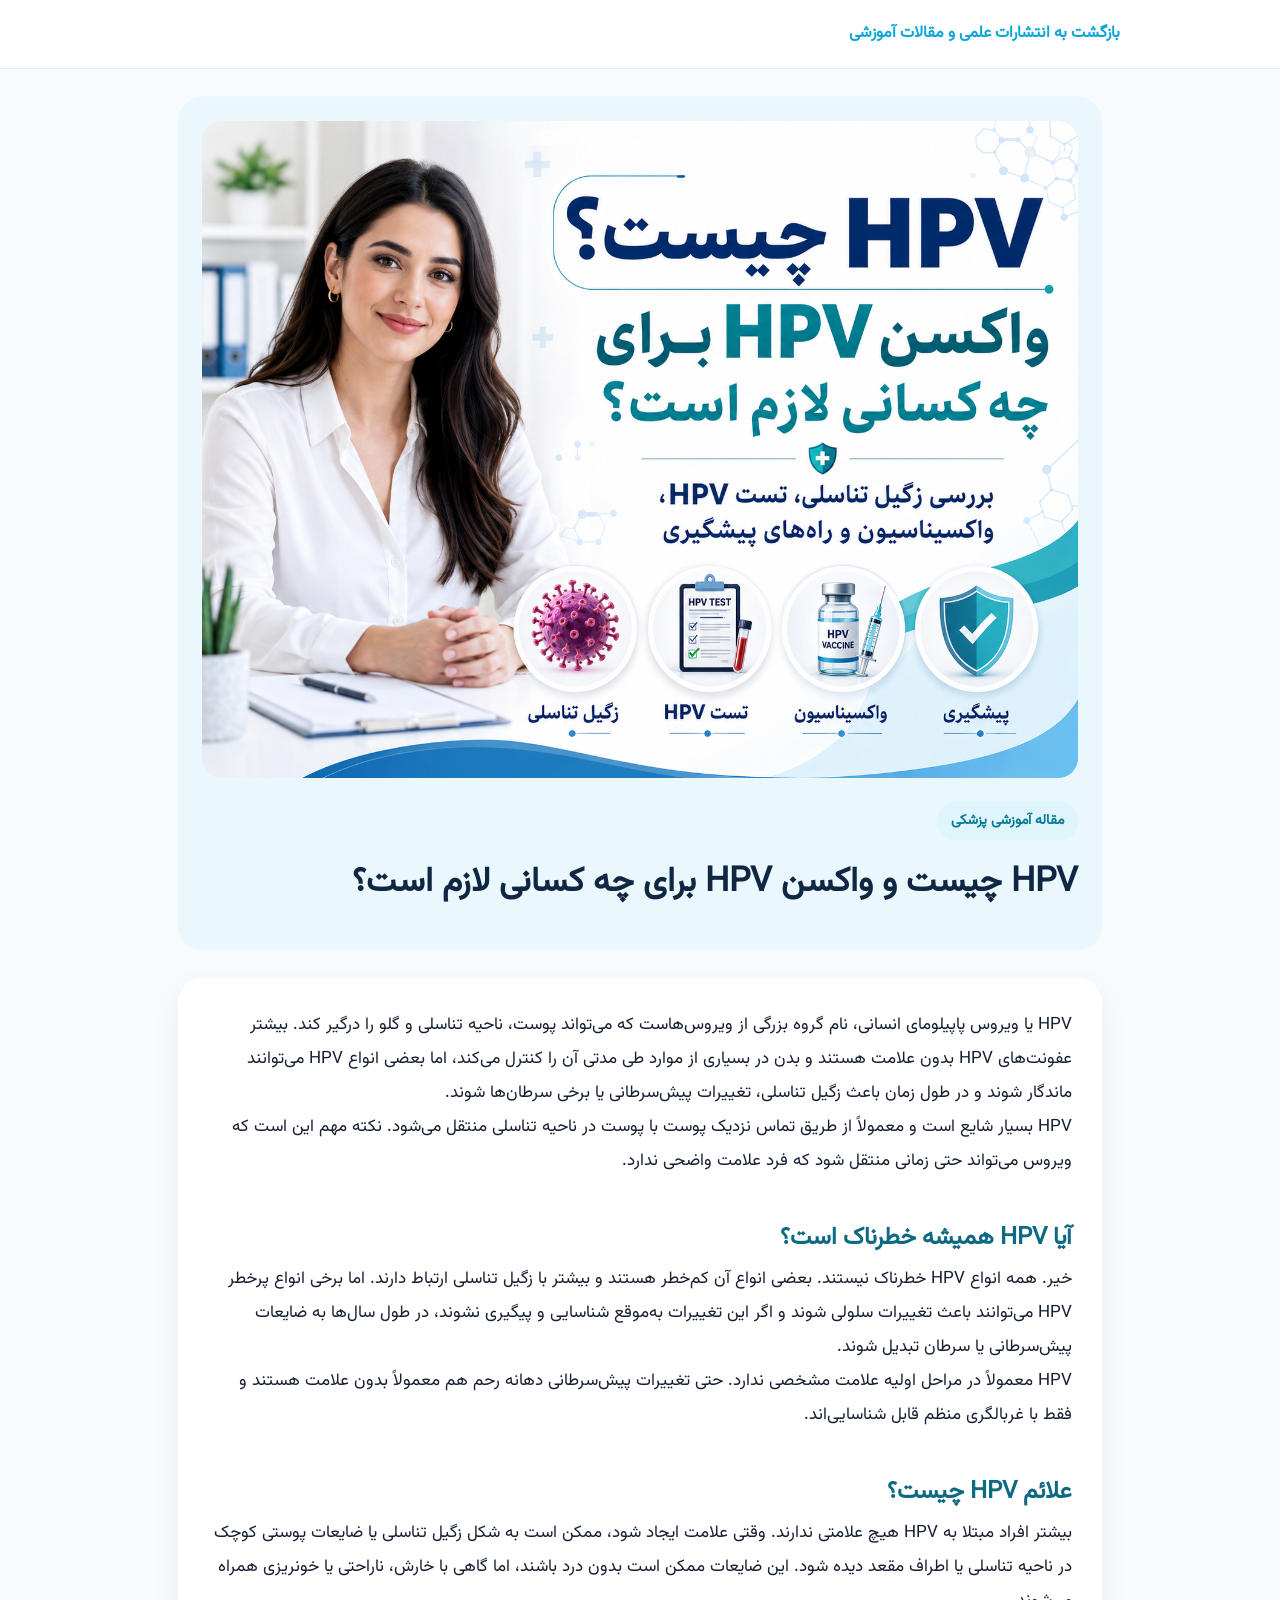
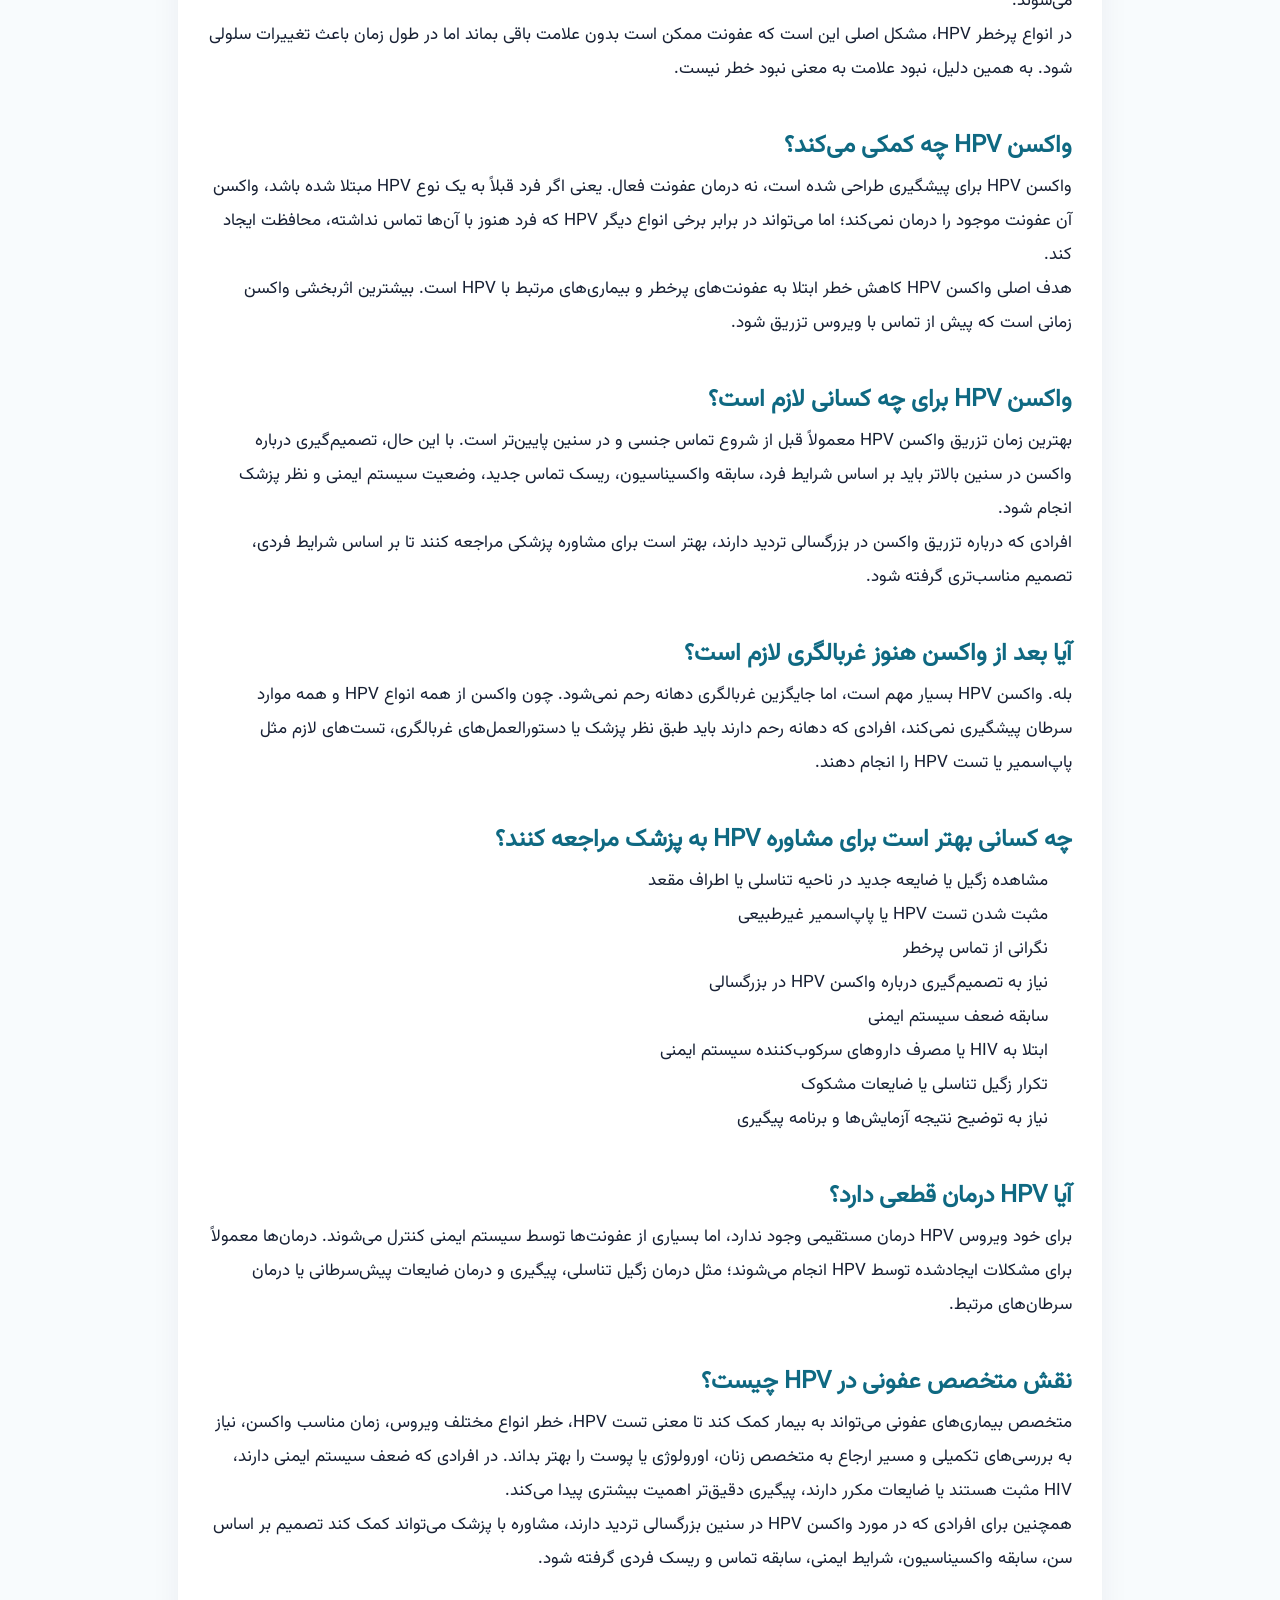
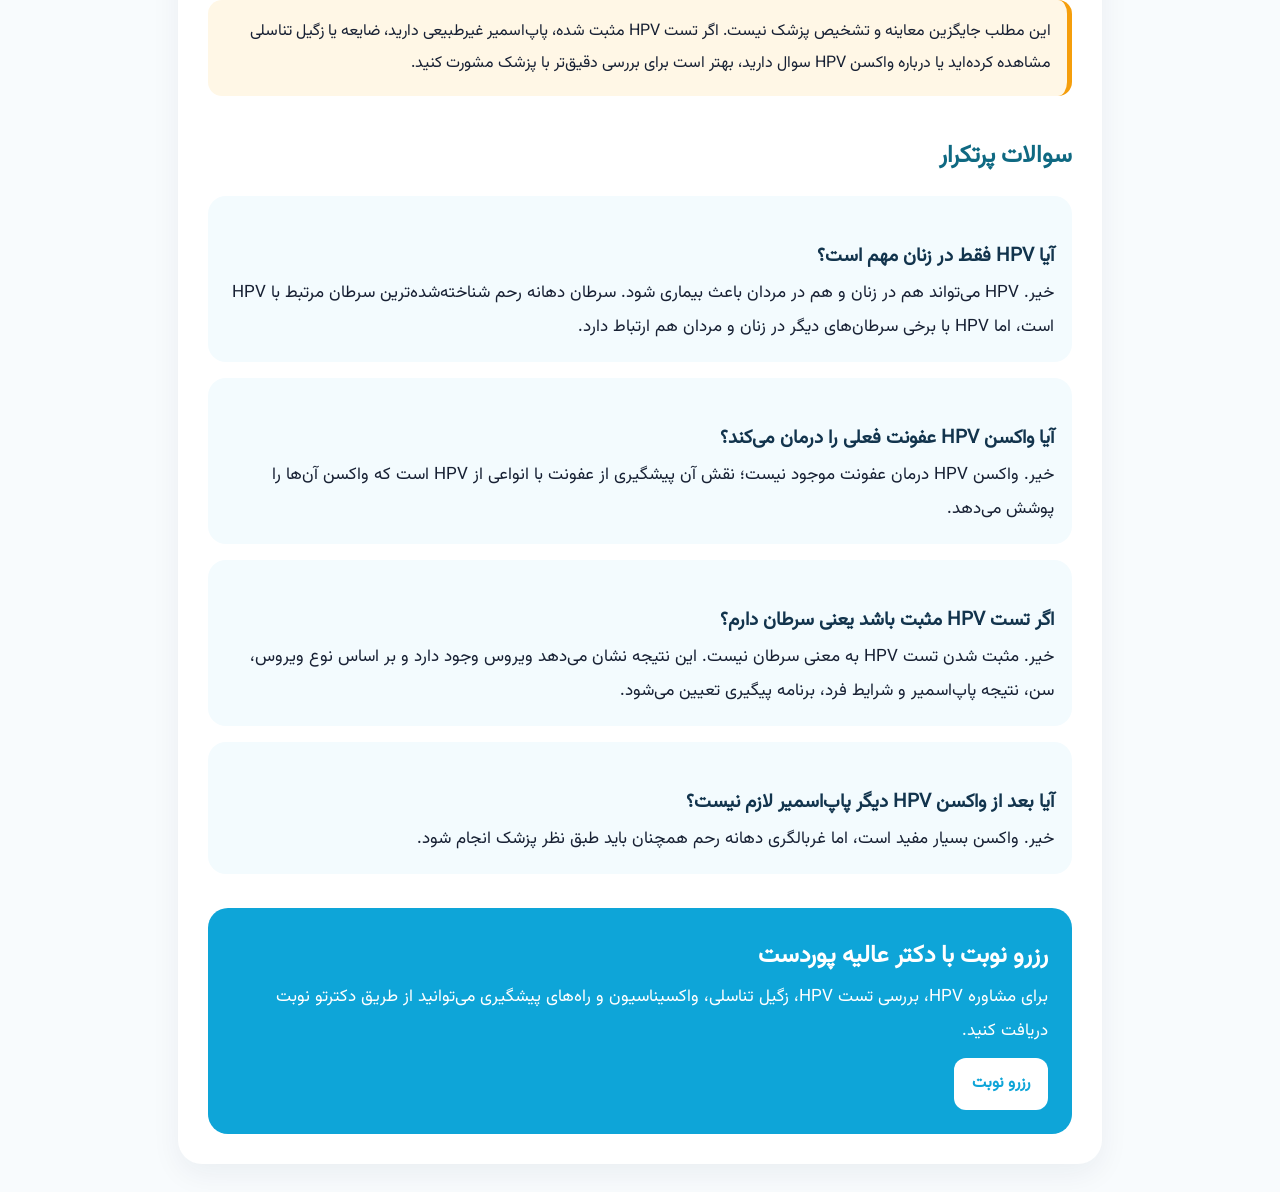
<file: articles/hpv-vaccine-and-infection.html>
<!DOCTYPE html>
<html lang="fa" dir="rtl">
<head>
  <meta charset="UTF-8" />
  <meta name="viewport" content="width=device-width, initial-scale=1.0" />
  <title>HPV چیست و واکسن HPV برای چه کسانی لازم است؟ | دکتر عالیه پوردست</title>
  <meta name="description" content="HPV یکی از شایع‌ترین عفونت‌های ویروسی است. در این مقاله با علائم HPV، واکسن HPV، غربالگری، زگیل تناسلی و زمان مراجعه به متخصص عفونی آشنا شوید." />
  <meta name="keywords" content="HPV, واکسن HPV, زگیل تناسلی, تست HPV, پاپ اسمیر, متخصص عفونی HPV, پیشگیری از HPV" />
  <meta name="author" content="دکتر عالیه پوردست" />
  <meta property="og:title" content="HPV چیست و واکسن HPV برای چه کسانی لازم است؟" />
  <meta property="og:description" content="بررسی زگیل تناسلی، تست HPV، واکسیناسیون و راه‌های پیشگیری." />
  <meta property="og:image" content="/images/hpv-vaccine-and-infection-cover.jpg" />
  <meta property="og:type" content="article" />
  <link rel="stylesheet" href="/assets/index-Cs9Se54A.css" />
  <style>
    body{font-family:Tahoma,Arial,sans-serif;background:#f8fbfd;color:#172033;line-height:2;margin:0}.top{background:#fff;border-bottom:1px solid #e5eef5;padding:18px 20px}.top a{color:#0ea5d8;text-decoration:none;font-weight:700}.wrap{max-width:960px;margin:0 auto;padding:28px 18px}.hero{background:#eaf7fc;border-radius:24px;padding:24px;margin-bottom:28px}.hero img{width:100%;border-radius:20px;display:block;margin-bottom:24px}.badge{display:inline-block;background:#dff5fb;color:#087995;border-radius:999px;padding:5px 14px;font-size:14px;font-weight:700}h1{font-size:34px;line-height:1.6;margin:16px 0;color:#0f2742}h2{font-size:24px;margin-top:36px;color:#0f6982}h3{font-size:19px;margin-top:24px;color:#12344d}p,li{font-size:17px}.article{background:#fff;border-radius:24px;padding:30px;box-shadow:0 10px 30px rgba(15,39,66,.06)}ul{padding-right:24px}.cta{background:#0ea5d8;color:#fff;border-radius:20px;padding:24px;margin-top:34px}.cta a{display:inline-block;background:#fff;color:#0ea5d8;border-radius:12px;padding:10px 18px;text-decoration:none;font-weight:700;margin-top:10px}.note{background:#fff7e6;border-right:5px solid #f59e0b;padding:16px;border-radius:14px;margin:24px 0}.faq{background:#f3fbfe;border-radius:18px;padding:18px;margin-top:16px}@media(max-width:640px){h1{font-size:27px}.article{padding:20px}.wrap{padding:18px 12px}}
  </style>
</head>
<body>
  <div class="top"><div class="wrap" style="padding:0"><a href="/articles">بازگشت به انتشارات علمی و مقالات آموزشی</a></div></div>
  <main class="wrap">
    <section class="hero">
      <img src="/images/hpv-vaccine-and-infection-cover.jpg" alt="HPV چیست و واکسن HPV برای چه کسانی لازم است؟" />
      <span class="badge">مقاله آموزشی پزشکی</span>
      <h1>HPV چیست و واکسن HPV برای چه کسانی لازم است؟</h1>
    </section>

    <article class="article">
      <p>HPV یا ویروس پاپیلومای انسانی، نام گروه بزرگی از ویروس‌هاست که می‌تواند پوست، ناحیه تناسلی و گلو را درگیر کند. بیشتر عفونت‌های HPV بدون علامت هستند و بدن در بسیاری از موارد طی مدتی آن را کنترل می‌کند، اما بعضی انواع HPV می‌توانند ماندگار شوند و در طول زمان باعث زگیل تناسلی، تغییرات پیش‌سرطانی یا برخی سرطان‌ها شوند.</p>
      <p>HPV بسیار شایع است و معمولاً از طریق تماس نزدیک پوست با پوست در ناحیه تناسلی منتقل می‌شود. نکته مهم این است که ویروس می‌تواند حتی زمانی منتقل شود که فرد علامت واضحی ندارد.</p>

      <h2>آیا HPV همیشه خطرناک است؟</h2>
      <p>خیر. همه انواع HPV خطرناک نیستند. بعضی انواع آن کم‌خطر هستند و بیشتر با زگیل تناسلی ارتباط دارند. اما برخی انواع پرخطر HPV می‌توانند باعث تغییرات سلولی شوند و اگر این تغییرات به‌موقع شناسایی و پیگیری نشوند، در طول سال‌ها به ضایعات پیش‌سرطانی یا سرطان تبدیل شوند.</p>
      <p>HPV معمولاً در مراحل اولیه علامت مشخصی ندارد. حتی تغییرات پیش‌سرطانی دهانه رحم هم معمولاً بدون علامت هستند و فقط با غربالگری منظم قابل شناسایی‌اند.</p>

      <h2>علائم HPV چیست؟</h2>
      <p>بیشتر افراد مبتلا به HPV هیچ علامتی ندارند. وقتی علامت ایجاد شود، ممکن است به شکل زگیل تناسلی یا ضایعات پوستی کوچک در ناحیه تناسلی یا اطراف مقعد دیده شود. این ضایعات ممکن است بدون درد باشند، اما گاهی با خارش، ناراحتی یا خونریزی همراه می‌شوند.</p>
      <p>در انواع پرخطر HPV، مشکل اصلی این است که عفونت ممکن است بدون علامت باقی بماند اما در طول زمان باعث تغییرات سلولی شود. به همین دلیل، نبود علامت به معنی نبود خطر نیست.</p>

      <h2>واکسن HPV چه کمکی می‌کند؟</h2>
      <p>واکسن HPV برای پیشگیری طراحی شده است، نه درمان عفونت فعال. یعنی اگر فرد قبلاً به یک نوع HPV مبتلا شده باشد، واکسن آن عفونت موجود را درمان نمی‌کند؛ اما می‌تواند در برابر برخی انواع دیگر HPV که فرد هنوز با آن‌ها تماس نداشته، محافظت ایجاد کند.</p>
      <p>هدف اصلی واکسن HPV کاهش خطر ابتلا به عفونت‌های پرخطر و بیماری‌های مرتبط با HPV است. بیشترین اثربخشی واکسن زمانی است که پیش از تماس با ویروس تزریق شود.</p>

      <h2>واکسن HPV برای چه کسانی لازم است؟</h2>
      <p>بهترین زمان تزریق واکسن HPV معمولاً قبل از شروع تماس جنسی و در سنین پایین‌تر است. با این حال، تصمیم‌گیری درباره واکسن در سنین بالاتر باید بر اساس شرایط فرد، سابقه واکسیناسیون، ریسک تماس جدید، وضعیت سیستم ایمنی و نظر پزشک انجام شود.</p>
      <p>افرادی که درباره تزریق واکسن در بزرگسالی تردید دارند، بهتر است برای مشاوره پزشکی مراجعه کنند تا بر اساس شرایط فردی، تصمیم مناسب‌تری گرفته شود.</p>

      <h2>آیا بعد از واکسن هنوز غربالگری لازم است؟</h2>
      <p>بله. واکسن HPV بسیار مهم است، اما جایگزین غربالگری دهانه رحم نمی‌شود. چون واکسن از همه انواع HPV و همه موارد سرطان پیشگیری نمی‌کند، افرادی که دهانه رحم دارند باید طبق نظر پزشک یا دستورالعمل‌های غربالگری، تست‌های لازم مثل پاپ‌اسمیر یا تست HPV را انجام دهند.</p>

      <h2>چه کسانی بهتر است برای مشاوره HPV به پزشک مراجعه کنند؟</h2>
      <ul><li>مشاهده زگیل یا ضایعه جدید در ناحیه تناسلی یا اطراف مقعد</li><li>مثبت شدن تست HPV یا پاپ‌اسمیر غیرطبیعی</li><li>نگرانی از تماس پرخطر</li><li>نیاز به تصمیم‌گیری درباره واکسن HPV در بزرگسالی</li><li>سابقه ضعف سیستم ایمنی</li><li>ابتلا به HIV یا مصرف داروهای سرکوب‌کننده سیستم ایمنی</li><li>تکرار زگیل تناسلی یا ضایعات مشکوک</li><li>نیاز به توضیح نتیجه آزمایش‌ها و برنامه پیگیری</li></ul>

      <h2>آیا HPV درمان قطعی دارد؟</h2>
      <p>برای خود ویروس HPV درمان مستقیمی وجود ندارد، اما بسیاری از عفونت‌ها توسط سیستم ایمنی کنترل می‌شوند. درمان‌ها معمولاً برای مشکلات ایجادشده توسط HPV انجام می‌شوند؛ مثل درمان زگیل تناسلی، پیگیری و درمان ضایعات پیش‌سرطانی یا درمان سرطان‌های مرتبط.</p>

      <h2>نقش متخصص عفونی در HPV چیست؟</h2>
      <p>متخصص بیماری‌های عفونی می‌تواند به بیمار کمک کند تا معنی تست HPV، خطر انواع مختلف ویروس، زمان مناسب واکسن، نیاز به بررسی‌های تکمیلی و مسیر ارجاع به متخصص زنان، اورولوژی یا پوست را بهتر بداند. در افرادی که ضعف سیستم ایمنی دارند، HIV مثبت هستند یا ضایعات مکرر دارند، پیگیری دقیق‌تر اهمیت بیشتری پیدا می‌کند.</p>
      <p>همچنین برای افرادی که در مورد واکسن HPV در سنین بزرگسالی تردید دارند، مشاوره با پزشک می‌تواند کمک کند تصمیم بر اساس سن، سابقه واکسیناسیون، شرایط ایمنی، سابقه تماس و ریسک فردی گرفته شود.</p>

      <div class="note">این مطلب جایگزین معاینه و تشخیص پزشک نیست. اگر تست HPV مثبت شده، پاپ‌اسمیر غیرطبیعی دارید، ضایعه یا زگیل تناسلی مشاهده کرده‌اید یا درباره واکسن HPV سوال دارید، بهتر است برای بررسی دقیق‌تر با پزشک مشورت کنید.</div>

      <h2>سوالات پرتکرار</h2>
      <div class="faq"><h3>آیا HPV فقط در زنان مهم است؟</h3><p>خیر. HPV می‌تواند هم در زنان و هم در مردان باعث بیماری شود. سرطان دهانه رحم شناخته‌شده‌ترین سرطان مرتبط با HPV است، اما HPV با برخی سرطان‌های دیگر در زنان و مردان هم ارتباط دارد.</p></div>
      <div class="faq"><h3>آیا واکسن HPV عفونت فعلی را درمان می‌کند؟</h3><p>خیر. واکسن HPV درمان عفونت موجود نیست؛ نقش آن پیشگیری از عفونت با انواعی از HPV است که واکسن آن‌ها را پوشش می‌دهد.</p></div>
      <div class="faq"><h3>اگر تست HPV مثبت باشد یعنی سرطان دارم؟</h3><p>خیر. مثبت شدن تست HPV به معنی سرطان نیست. این نتیجه نشان می‌دهد ویروس وجود دارد و بر اساس نوع ویروس، سن، نتیجه پاپ‌اسمیر و شرایط فرد، برنامه پیگیری تعیین می‌شود.</p></div>
      <div class="faq"><h3>آیا بعد از واکسن HPV دیگر پاپ‌اسمیر لازم نیست؟</h3><p>خیر. واکسن بسیار مفید است، اما غربالگری دهانه رحم همچنان باید طبق نظر پزشک انجام شود.</p></div>

      <section class="cta"><h2 style="color:#fff;margin-top:0">رزرو نوبت با دکتر عالیه پوردست</h2><p>برای مشاوره HPV، بررسی تست HPV، زگیل تناسلی، واکسیناسیون و راه‌های پیشگیری می‌توانید از طریق دکترتو نوبت دریافت کنید.</p><a href="https://doctoreto.com/doctor/dr-aaliye-pour-dast/GDwmaq" target="_blank" rel="noopener noreferrer">رزرو نوبت</a></section>
    </article>
  </main>
</body>
</html>
</file>
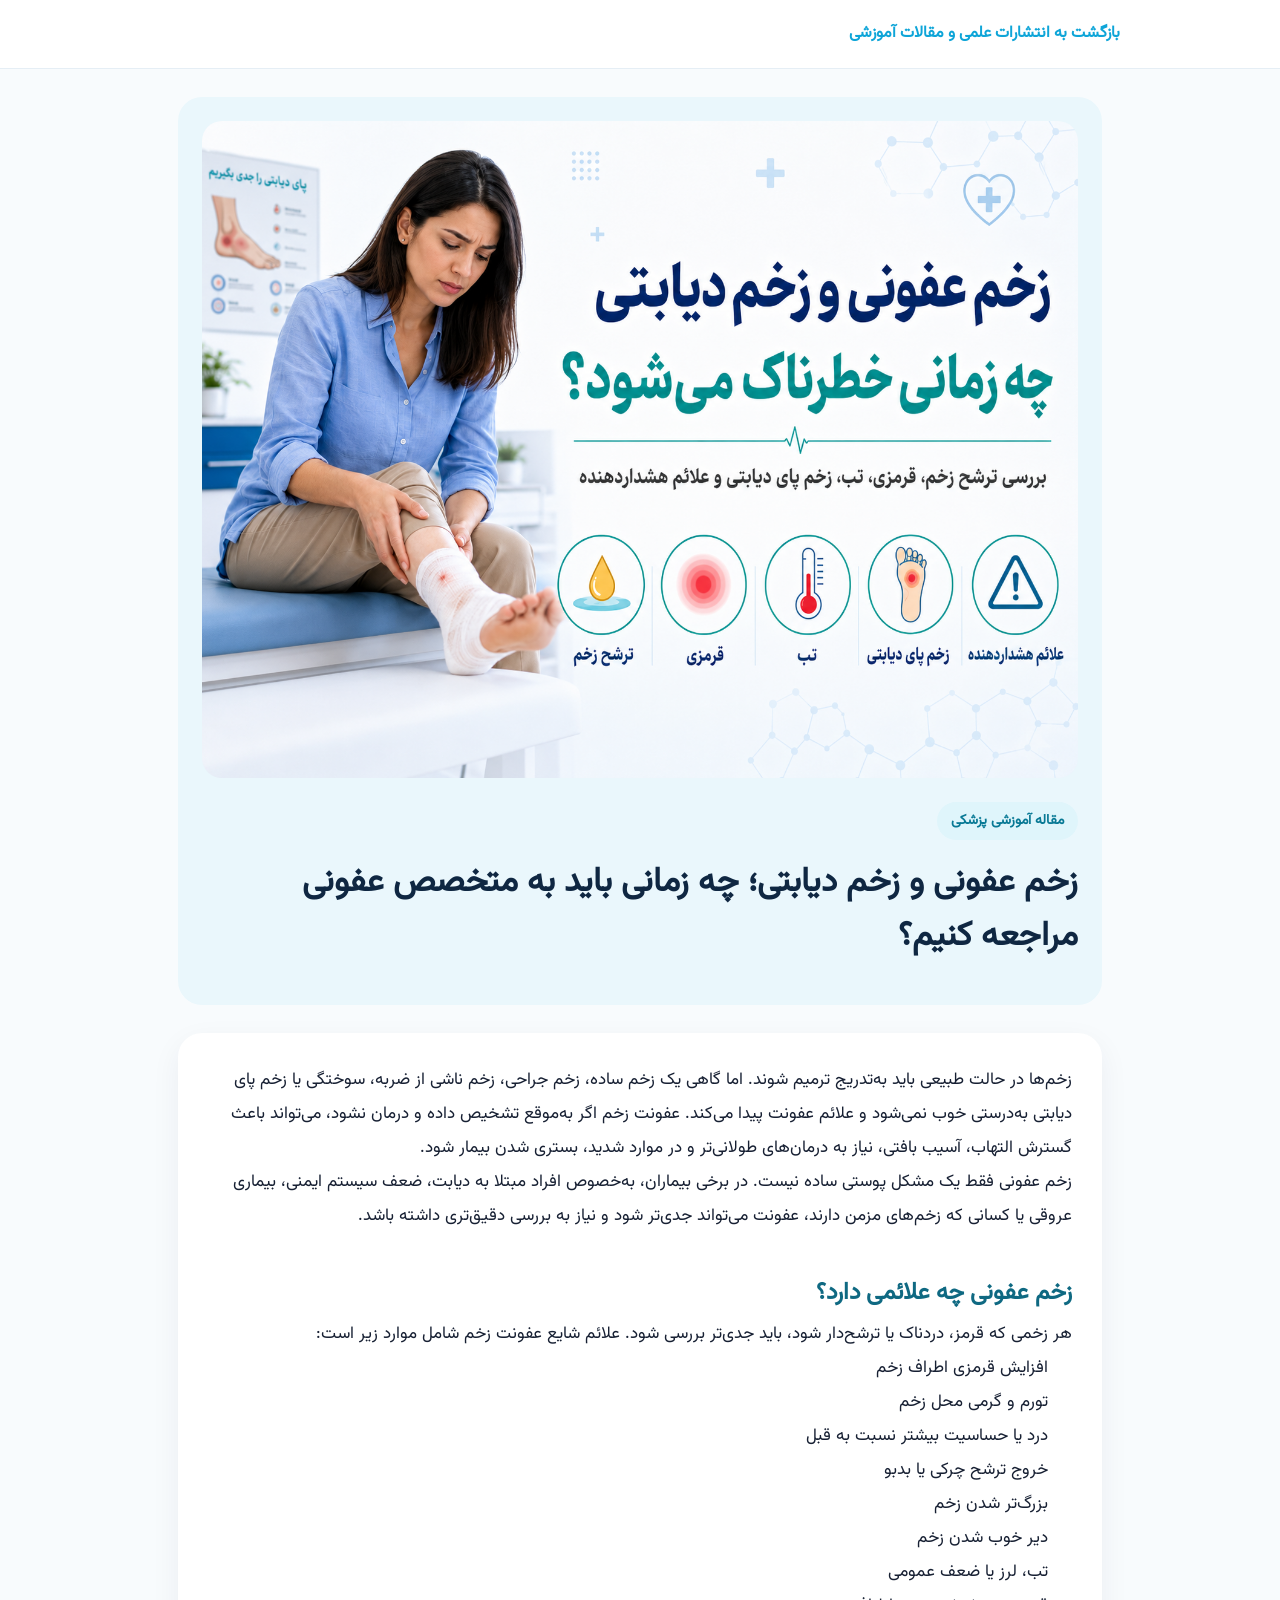
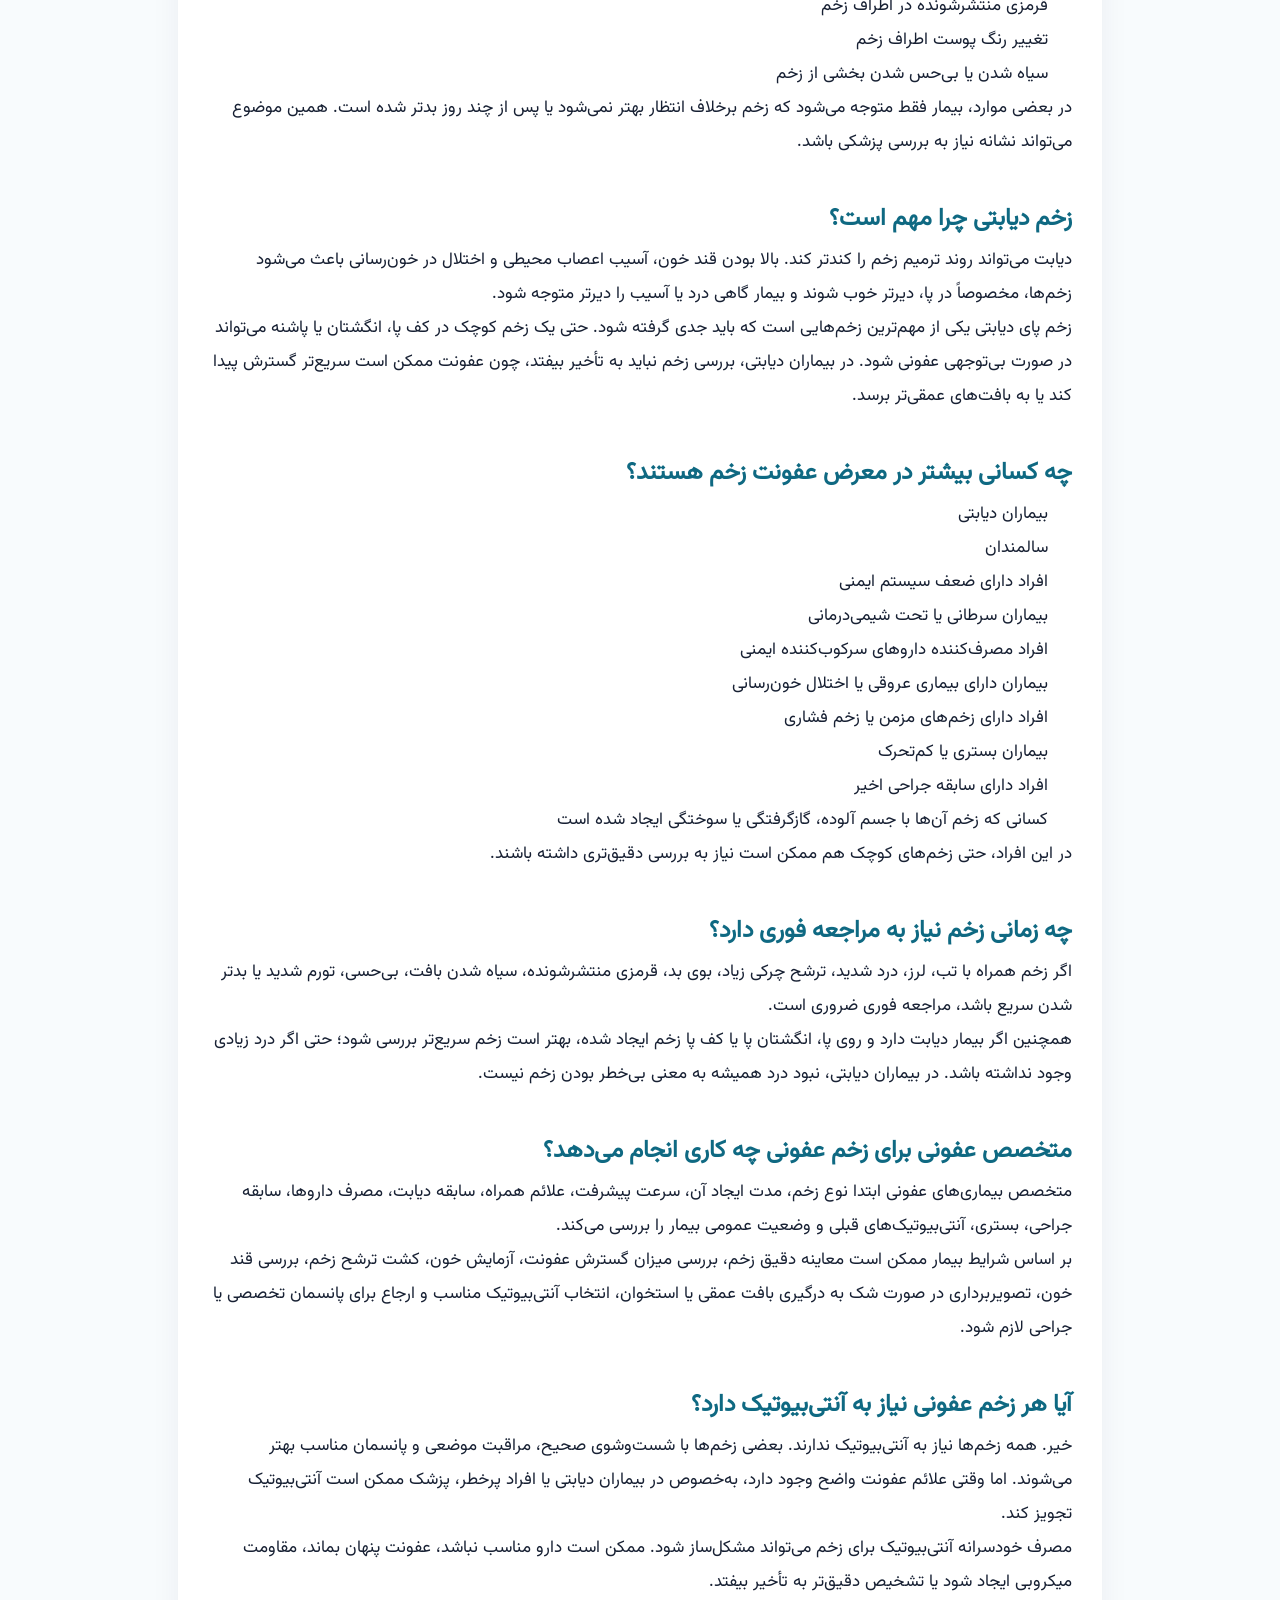
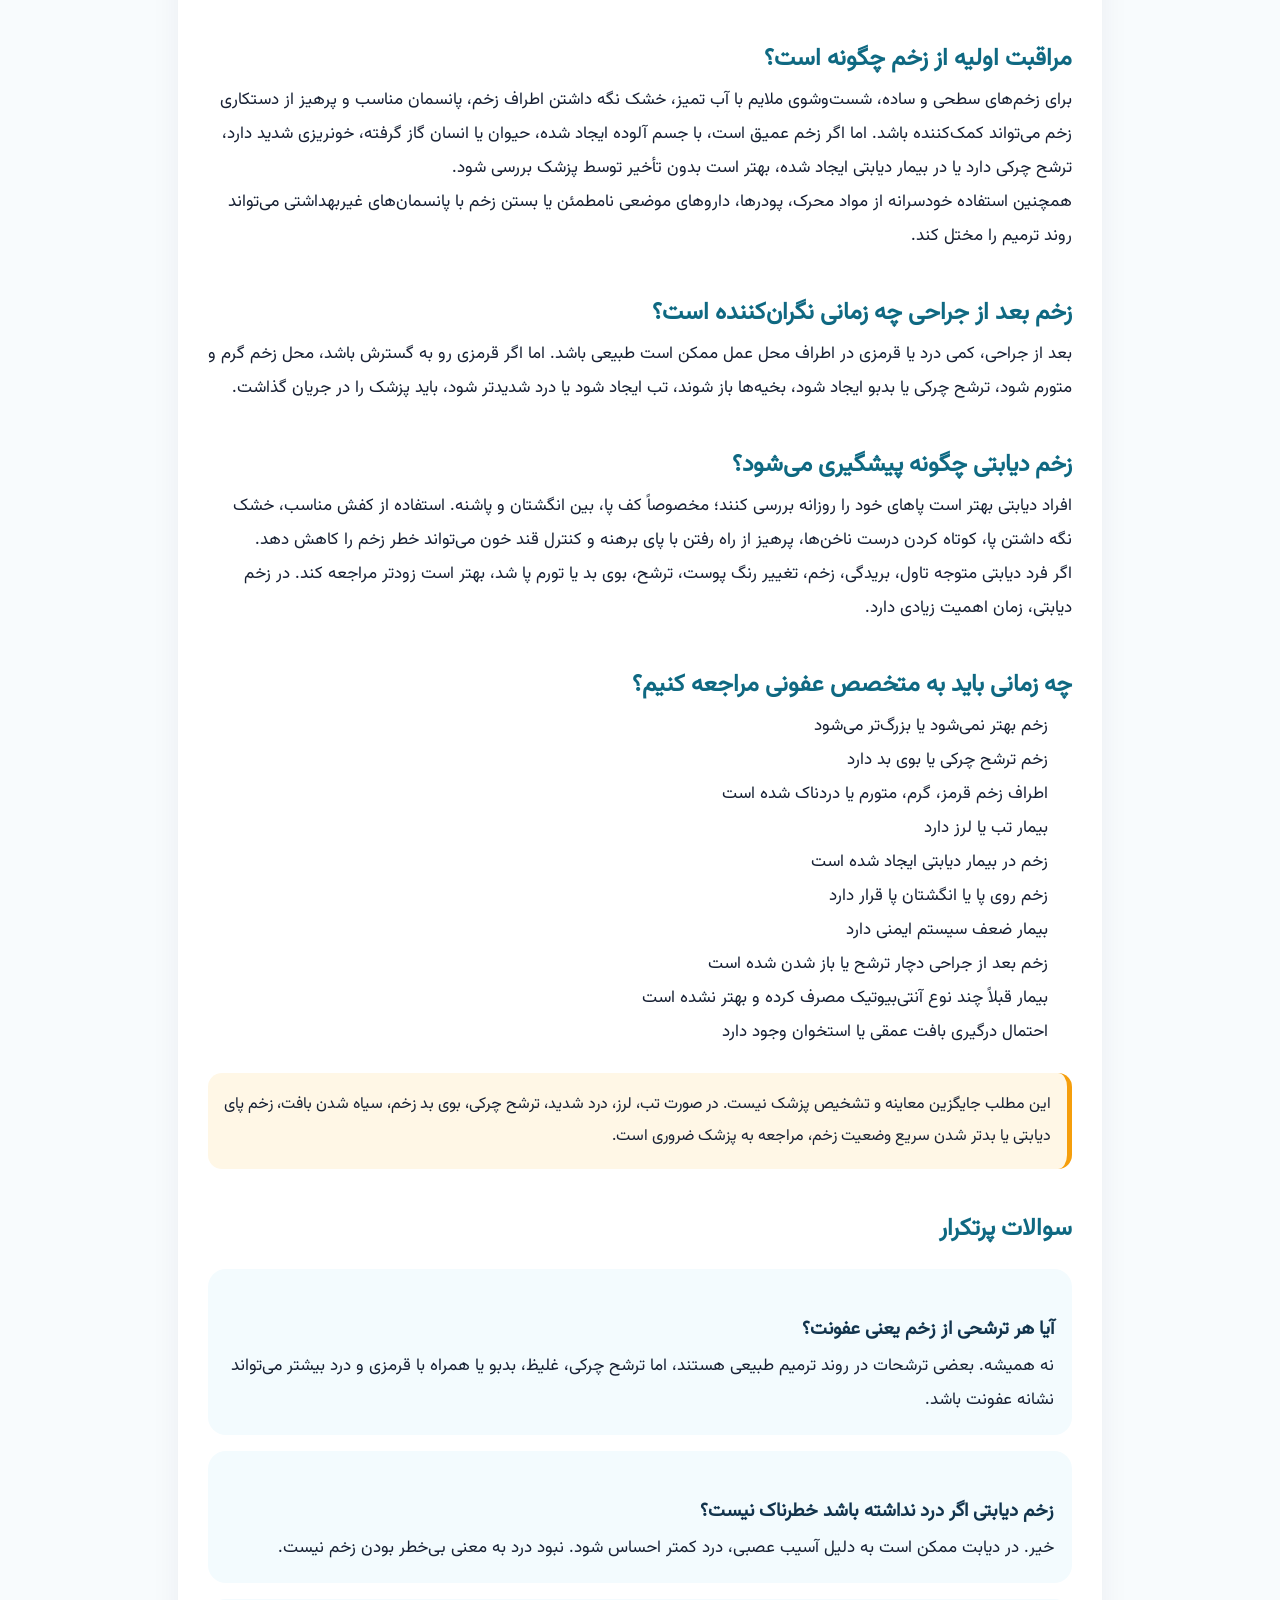
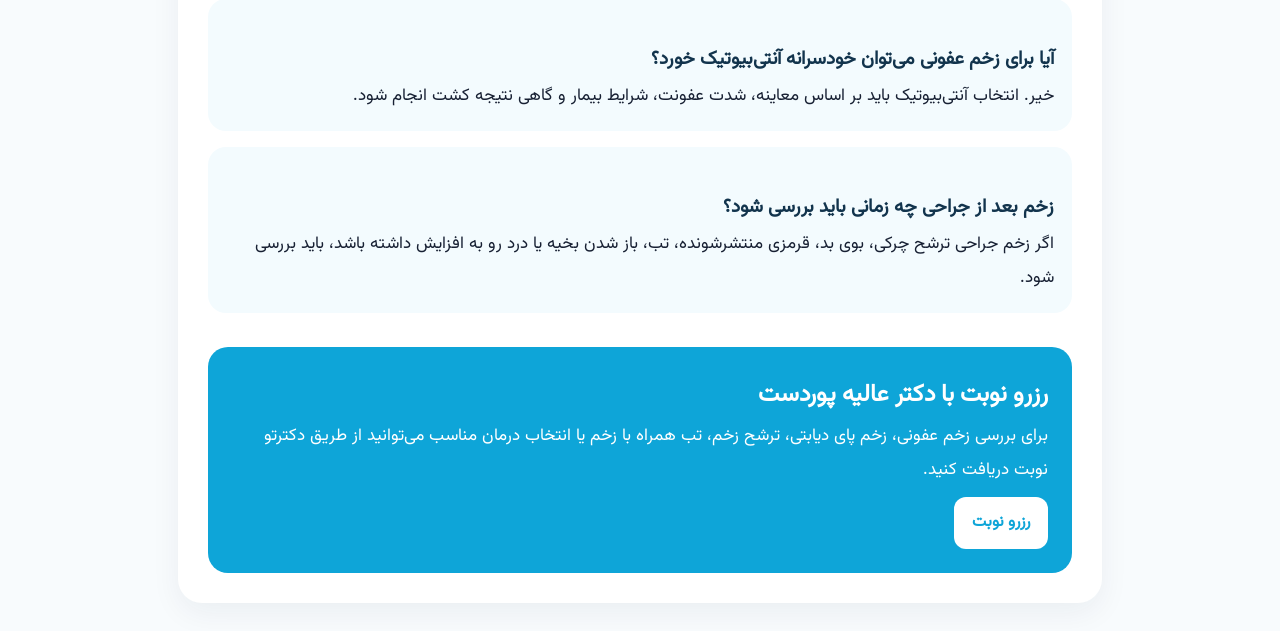
<file: articles/infected-wound-diabetic-foot.html>
<!DOCTYPE html>
<html lang="fa" dir="rtl">
<head>
  <meta charset="UTF-8" />
  <meta name="viewport" content="width=device-width, initial-scale=1.0" />
  <title>زخم عفونی و زخم دیابتی؛ چه زمانی باید به متخصص عفونی مراجعه کنیم؟ | دکتر عالیه پوردست</title>
  <meta name="description" content="زخم عفونی و زخم دیابتی اگر به‌موقع درمان نشوند می‌توانند خطرناک شوند. با علائم عفونت زخم، مراقبت زخم، زخم پای دیابتی و زمان مراجعه به متخصص عفونی آشنا شوید." />
  <meta name="keywords" content="زخم عفونی, زخم دیابتی, زخم پای دیابتی, عفونت زخم, ترشح زخم, متخصص عفونی زخم, درمان زخم عفونی" />
  <meta name="author" content="دکتر عالیه پوردست" />
  <meta property="og:title" content="زخم عفونی و زخم دیابتی؛ چه زمانی باید به متخصص عفونی مراجعه کنیم؟" />
  <meta property="og:description" content="بررسی ترشح زخم، قرمزی، تب، زخم پای دیابتی و علائم هشداردهنده." />
  <meta property="og:image" content="/images/infected-wound-diabetic-foot-cover.jpg" />
  <meta property="og:type" content="article" />
  <link rel="stylesheet" href="/assets/index-Cs9Se54A.css" />
  <style>
    body{font-family:Tahoma,Arial,sans-serif;background:#f8fbfd;color:#172033;line-height:2;margin:0}.top{background:#fff;border-bottom:1px solid #e5eef5;padding:18px 20px}.top a{color:#0ea5d8;text-decoration:none;font-weight:700}.wrap{max-width:960px;margin:0 auto;padding:28px 18px}.hero{background:#eaf7fc;border-radius:24px;padding:24px;margin-bottom:28px}.hero img{width:100%;border-radius:20px;display:block;margin-bottom:24px}.badge{display:inline-block;background:#dff5fb;color:#087995;border-radius:999px;padding:5px 14px;font-size:14px;font-weight:700}h1{font-size:34px;line-height:1.6;margin:16px 0;color:#0f2742}h2{font-size:24px;margin-top:36px;color:#0f6982}h3{font-size:19px;margin-top:24px;color:#12344d}p,li{font-size:17px}.article{background:#fff;border-radius:24px;padding:30px;box-shadow:0 10px 30px rgba(15,39,66,.06)}ul{padding-right:24px}.cta{background:#0ea5d8;color:#fff;border-radius:20px;padding:24px;margin-top:34px}.cta a{display:inline-block;background:#fff;color:#0ea5d8;border-radius:12px;padding:10px 18px;text-decoration:none;font-weight:700;margin-top:10px}.note{background:#fff7e6;border-right:5px solid #f59e0b;padding:16px;border-radius:14px;margin:24px 0}.faq{background:#f3fbfe;border-radius:18px;padding:18px;margin-top:16px}@media(max-width:640px){h1{font-size:27px}.article{padding:20px}.wrap{padding:18px 12px}}
  </style>
</head>
<body>
  <div class="top"><div class="wrap" style="padding:0"><a href="/articles">بازگشت به انتشارات علمی و مقالات آموزشی</a></div></div>
  <main class="wrap">
    <section class="hero">
      <img src="/images/infected-wound-diabetic-foot-cover.jpg" alt="زخم عفونی و زخم دیابتی" />
      <span class="badge">مقاله آموزشی پزشکی</span>
      <h1>زخم عفونی و زخم دیابتی؛ چه زمانی باید به متخصص عفونی مراجعه کنیم؟</h1>
    </section>

    <article class="article">
      <p>زخم‌ها در حالت طبیعی باید به‌تدریج ترمیم شوند. اما گاهی یک زخم ساده، زخم جراحی، زخم ناشی از ضربه، سوختگی یا زخم پای دیابتی به‌درستی خوب نمی‌شود و علائم عفونت پیدا می‌کند. عفونت زخم اگر به‌موقع تشخیص داده و درمان نشود، می‌تواند باعث گسترش التهاب، آسیب بافتی، نیاز به درمان‌های طولانی‌تر و در موارد شدید، بستری شدن بیمار شود.</p>
      <p>زخم عفونی فقط یک مشکل پوستی ساده نیست. در برخی بیماران، به‌خصوص افراد مبتلا به دیابت، ضعف سیستم ایمنی، بیماری عروقی یا کسانی که زخم‌های مزمن دارند، عفونت می‌تواند جدی‌تر شود و نیاز به بررسی دقیق‌تری داشته باشد.</p>

      <h2>زخم عفونی چه علائمی دارد؟</h2>
      <p>هر زخمی که قرمز، دردناک یا ترشح‌دار شود، باید جدی‌تر بررسی شود. علائم شایع عفونت زخم شامل موارد زیر است:</p>
      <ul><li>افزایش قرمزی اطراف زخم</li><li>تورم و گرمی محل زخم</li><li>درد یا حساسیت بیشتر نسبت به قبل</li><li>خروج ترشح چرکی یا بدبو</li><li>بزرگ‌تر شدن زخم</li><li>دیر خوب شدن زخم</li><li>تب، لرز یا ضعف عمومی</li><li>قرمزی منتشرشونده در اطراف زخم</li><li>تغییر رنگ پوست اطراف زخم</li><li>سیاه شدن یا بی‌حس شدن بخشی از زخم</li></ul>
      <p>در بعضی موارد، بیمار فقط متوجه می‌شود که زخم برخلاف انتظار بهتر نمی‌شود یا پس از چند روز بدتر شده است. همین موضوع می‌تواند نشانه نیاز به بررسی پزشکی باشد.</p>

      <h2>زخم دیابتی چرا مهم است؟</h2>
      <p>دیابت می‌تواند روند ترمیم زخم را کندتر کند. بالا بودن قند خون، آسیب اعصاب محیطی و اختلال در خون‌رسانی باعث می‌شود زخم‌ها، مخصوصاً در پا، دیرتر خوب شوند و بیمار گاهی درد یا آسیب را دیرتر متوجه شود.</p>
      <p>زخم پای دیابتی یکی از مهم‌ترین زخم‌هایی است که باید جدی گرفته شود. حتی یک زخم کوچک در کف پا، انگشتان یا پاشنه می‌تواند در صورت بی‌توجهی عفونی شود. در بیماران دیابتی، بررسی زخم نباید به تأخیر بیفتد، چون عفونت ممکن است سریع‌تر گسترش پیدا کند یا به بافت‌های عمقی‌تر برسد.</p>

      <h2>چه کسانی بیشتر در معرض عفونت زخم هستند؟</h2>
      <ul><li>بیماران دیابتی</li><li>سالمندان</li><li>افراد دارای ضعف سیستم ایمنی</li><li>بیماران سرطانی یا تحت شیمی‌درمانی</li><li>افراد مصرف‌کننده داروهای سرکوب‌کننده ایمنی</li><li>بیماران دارای بیماری عروقی یا اختلال خون‌رسانی</li><li>افراد دارای زخم‌های مزمن یا زخم فشاری</li><li>بیماران بستری یا کم‌تحرک</li><li>افراد دارای سابقه جراحی اخیر</li><li>کسانی که زخم آن‌ها با جسم آلوده، گازگرفتگی یا سوختگی ایجاد شده است</li></ul>
      <p>در این افراد، حتی زخم‌های کوچک هم ممکن است نیاز به بررسی دقیق‌تری داشته باشند.</p>

      <h2>چه زمانی زخم نیاز به مراجعه فوری دارد؟</h2>
      <p>اگر زخم همراه با تب، لرز، درد شدید، ترشح چرکی زیاد، بوی بد، قرمزی منتشرشونده، سیاه شدن بافت، بی‌حسی، تورم شدید یا بدتر شدن سریع باشد، مراجعه فوری ضروری است.</p>
      <p>همچنین اگر بیمار دیابت دارد و روی پا، انگشتان پا یا کف پا زخم ایجاد شده، بهتر است زخم سریع‌تر بررسی شود؛ حتی اگر درد زیادی وجود نداشته باشد. در بیماران دیابتی، نبود درد همیشه به معنی بی‌خطر بودن زخم نیست.</p>

      <h2>متخصص عفونی برای زخم عفونی چه کاری انجام می‌دهد؟</h2>
      <p>متخصص بیماری‌های عفونی ابتدا نوع زخم، مدت ایجاد آن، سرعت پیشرفت، علائم همراه، سابقه دیابت، مصرف داروها، سابقه جراحی، بستری، آنتی‌بیوتیک‌های قبلی و وضعیت عمومی بیمار را بررسی می‌کند.</p>
      <p>بر اساس شرایط بیمار ممکن است معاینه دقیق زخم، بررسی میزان گسترش عفونت، آزمایش خون، کشت ترشح زخم، بررسی قند خون، تصویربرداری در صورت شک به درگیری بافت عمقی یا استخوان، انتخاب آنتی‌بیوتیک مناسب و ارجاع برای پانسمان تخصصی یا جراحی لازم شود.</p>

      <h2>آیا هر زخم عفونی نیاز به آنتی‌بیوتیک دارد؟</h2>
      <p>خیر. همه زخم‌ها نیاز به آنتی‌بیوتیک ندارند. بعضی زخم‌ها با شست‌وشوی صحیح، مراقبت موضعی و پانسمان مناسب بهتر می‌شوند. اما وقتی علائم عفونت واضح وجود دارد، به‌خصوص در بیماران دیابتی یا افراد پرخطر، پزشک ممکن است آنتی‌بیوتیک تجویز کند.</p>
      <p>مصرف خودسرانه آنتی‌بیوتیک برای زخم می‌تواند مشکل‌ساز شود. ممکن است دارو مناسب نباشد، عفونت پنهان بماند، مقاومت میکروبی ایجاد شود یا تشخیص دقیق‌تر به تأخیر بیفتد.</p>

      <h2>مراقبت اولیه از زخم چگونه است؟</h2>
      <p>برای زخم‌های سطحی و ساده، شست‌وشوی ملایم با آب تمیز، خشک نگه داشتن اطراف زخم، پانسمان مناسب و پرهیز از دستکاری زخم می‌تواند کمک‌کننده باشد. اما اگر زخم عمیق است، با جسم آلوده ایجاد شده، حیوان یا انسان گاز گرفته، خونریزی شدید دارد، ترشح چرکی دارد یا در بیمار دیابتی ایجاد شده، بهتر است بدون تأخیر توسط پزشک بررسی شود.</p>
      <p>همچنین استفاده خودسرانه از مواد محرک، پودرها، داروهای موضعی نامطمئن یا بستن زخم با پانسمان‌های غیربهداشتی می‌تواند روند ترمیم را مختل کند.</p>

      <h2>زخم بعد از جراحی چه زمانی نگران‌کننده است؟</h2>
      <p>بعد از جراحی، کمی درد یا قرمزی در اطراف محل عمل ممکن است طبیعی باشد. اما اگر قرمزی رو به گسترش باشد، محل زخم گرم و متورم شود، ترشح چرکی یا بدبو ایجاد شود، بخیه‌ها باز شوند، تب ایجاد شود یا درد شدیدتر شود، باید پزشک را در جریان گذاشت.</p>

      <h2>زخم دیابتی چگونه پیشگیری می‌شود؟</h2>
      <p>افراد دیابتی بهتر است پاهای خود را روزانه بررسی کنند؛ مخصوصاً کف پا، بین انگشتان و پاشنه. استفاده از کفش مناسب، خشک نگه داشتن پا، کوتاه کردن درست ناخن‌ها، پرهیز از راه رفتن با پای برهنه و کنترل قند خون می‌تواند خطر زخم را کاهش دهد.</p>
      <p>اگر فرد دیابتی متوجه تاول، بریدگی، زخم، تغییر رنگ پوست، ترشح، بوی بد یا تورم پا شد، بهتر است زودتر مراجعه کند. در زخم دیابتی، زمان اهمیت زیادی دارد.</p>

      <h2>چه زمانی باید به متخصص عفونی مراجعه کنیم؟</h2>
      <ul><li>زخم بهتر نمی‌شود یا بزرگ‌تر می‌شود</li><li>زخم ترشح چرکی یا بوی بد دارد</li><li>اطراف زخم قرمز، گرم، متورم یا دردناک شده است</li><li>بیمار تب یا لرز دارد</li><li>زخم در بیمار دیابتی ایجاد شده است</li><li>زخم روی پا یا انگشتان پا قرار دارد</li><li>بیمار ضعف سیستم ایمنی دارد</li><li>زخم بعد از جراحی دچار ترشح یا باز شدن شده است</li><li>بیمار قبلاً چند نوع آنتی‌بیوتیک مصرف کرده و بهتر نشده است</li><li>احتمال درگیری بافت عمقی یا استخوان وجود دارد</li></ul>

      <div class="note">این مطلب جایگزین معاینه و تشخیص پزشک نیست. در صورت تب، لرز، درد شدید، ترشح چرکی، بوی بد زخم، سیاه شدن بافت، زخم پای دیابتی یا بدتر شدن سریع وضعیت زخم، مراجعه به پزشک ضروری است.</div>

      <h2>سوالات پرتکرار</h2>
      <div class="faq"><h3>آیا هر ترشحی از زخم یعنی عفونت؟</h3><p>نه همیشه. بعضی ترشحات در روند ترمیم طبیعی هستند، اما ترشح چرکی، غلیظ، بدبو یا همراه با قرمزی و درد بیشتر می‌تواند نشانه عفونت باشد.</p></div>
      <div class="faq"><h3>زخم دیابتی اگر درد نداشته باشد خطرناک نیست؟</h3><p>خیر. در دیابت ممکن است به دلیل آسیب عصبی، درد کمتر احساس شود. نبود درد به معنی بی‌خطر بودن زخم نیست.</p></div>
      <div class="faq"><h3>آیا برای زخم عفونی می‌توان خودسرانه آنتی‌بیوتیک خورد؟</h3><p>خیر. انتخاب آنتی‌بیوتیک باید بر اساس معاینه، شدت عفونت، شرایط بیمار و گاهی نتیجه کشت انجام شود.</p></div>
      <div class="faq"><h3>زخم بعد از جراحی چه زمانی باید بررسی شود؟</h3><p>اگر زخم جراحی ترشح چرکی، بوی بد، قرمزی منتشرشونده، تب، باز شدن بخیه یا درد رو به افزایش داشته باشد، باید بررسی شود.</p></div>

      <section class="cta"><h2 style="color:#fff;margin-top:0">رزرو نوبت با دکتر عالیه پوردست</h2><p>برای بررسی زخم عفونی، زخم پای دیابتی، ترشح زخم، تب همراه با زخم یا انتخاب درمان مناسب می‌توانید از طریق دکترتو نوبت دریافت کنید.</p><a href="https://doctoreto.com/doctor/dr-aaliye-pour-dast/GDwmaq" target="_blank" rel="noopener noreferrer">رزرو نوبت</a></section>
    </article>
  </main>
</body>
</html>
</file>
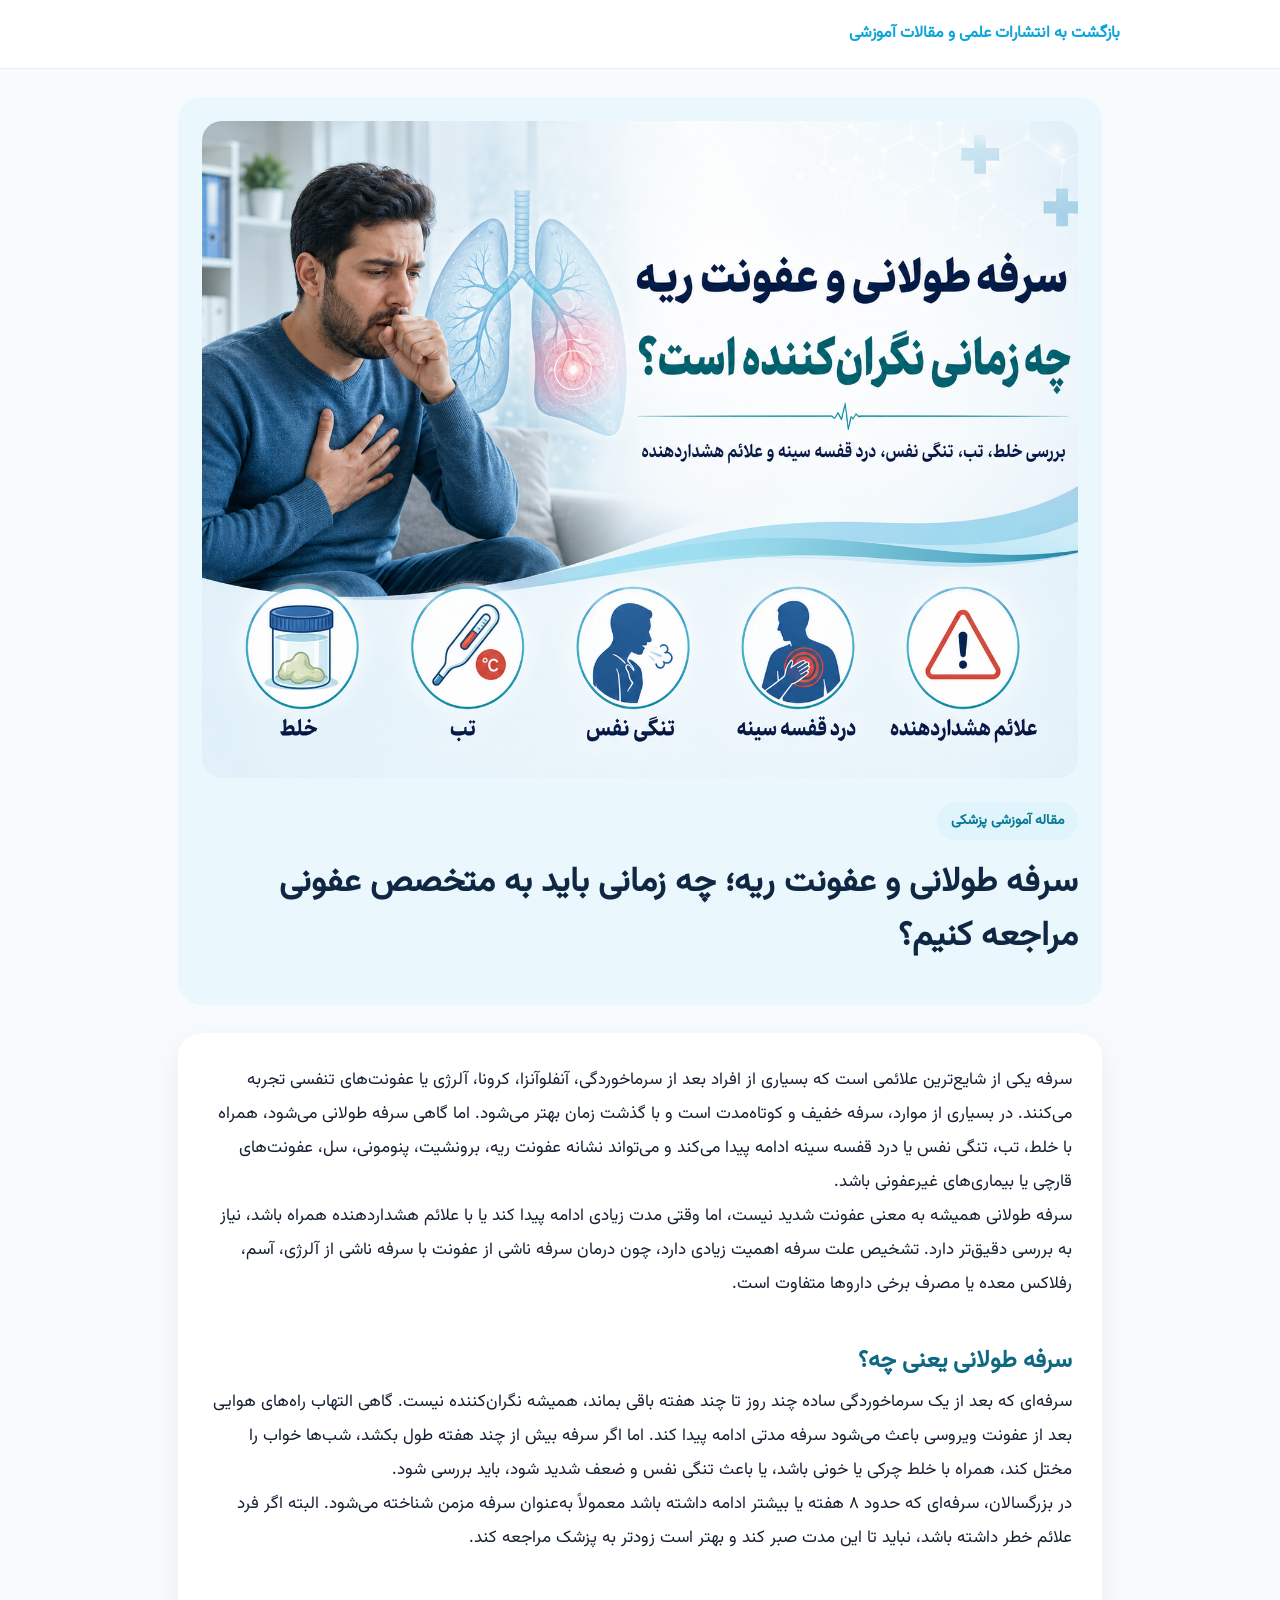
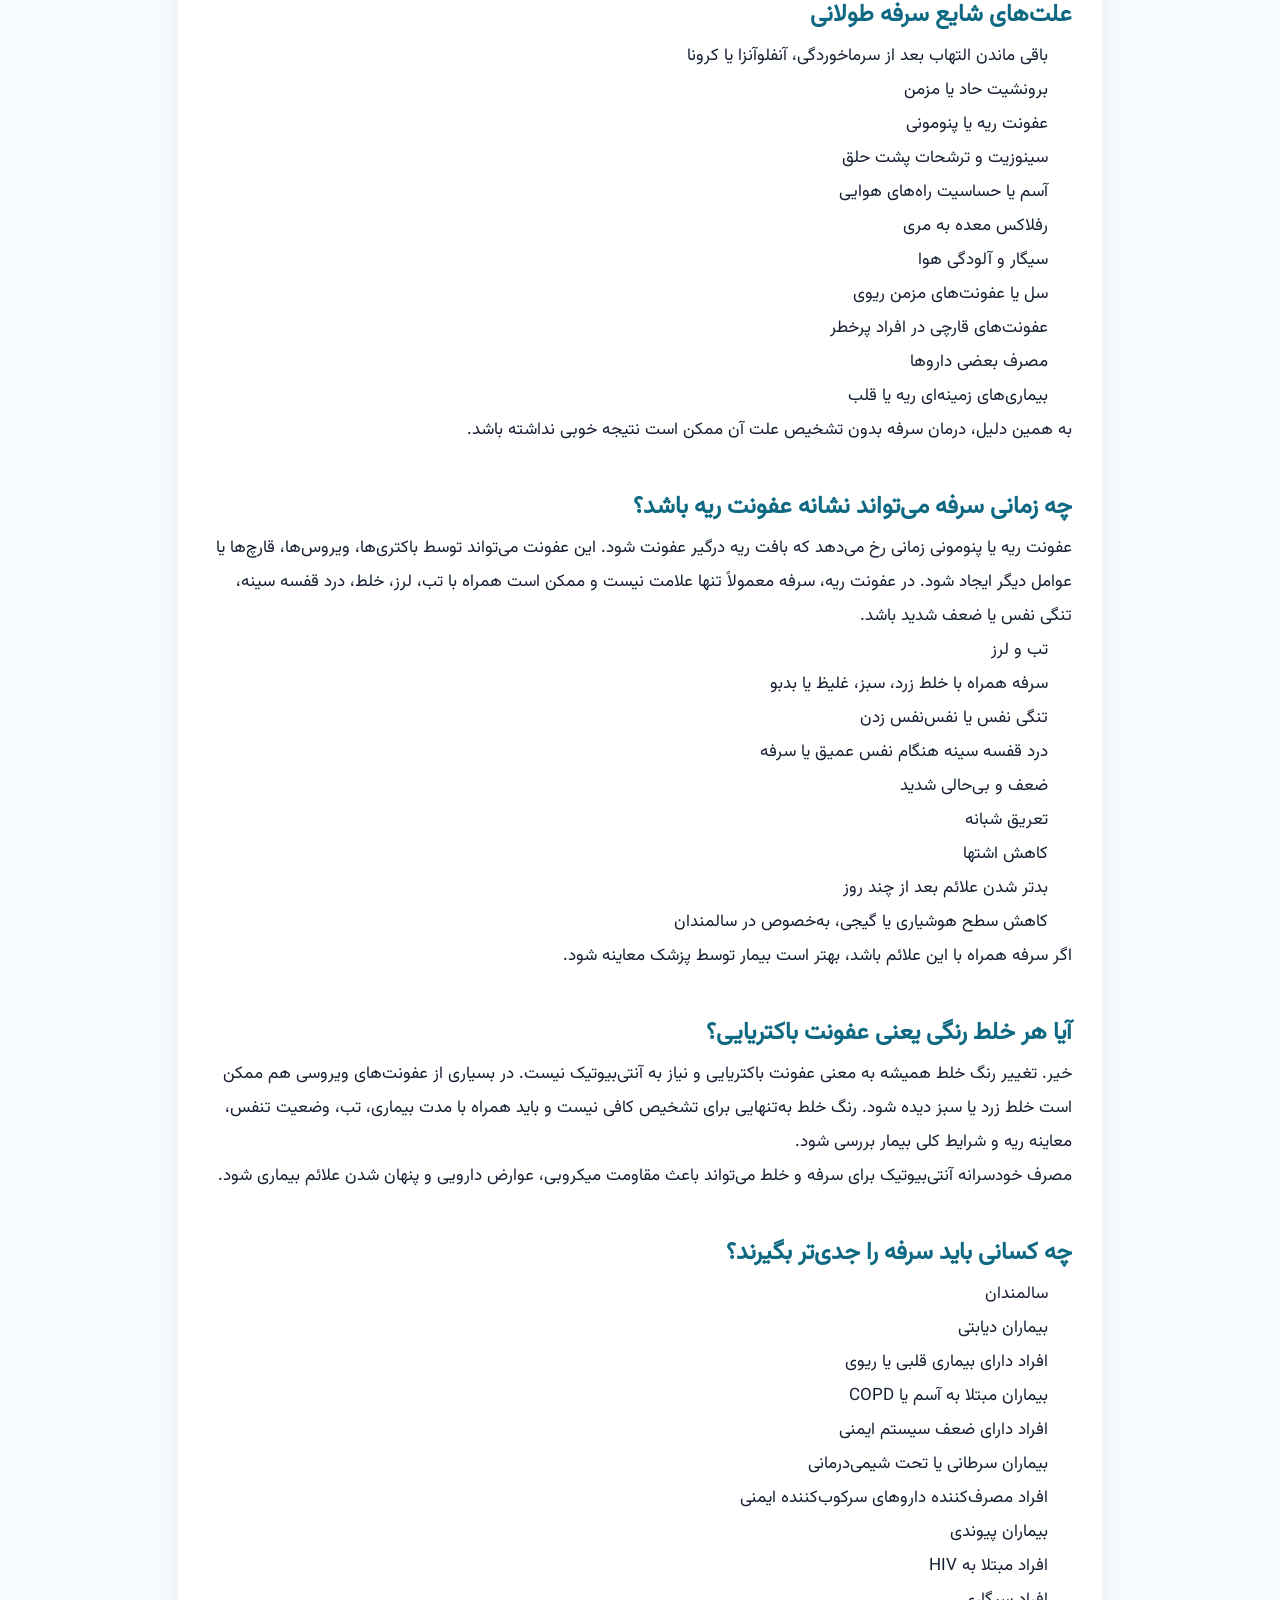
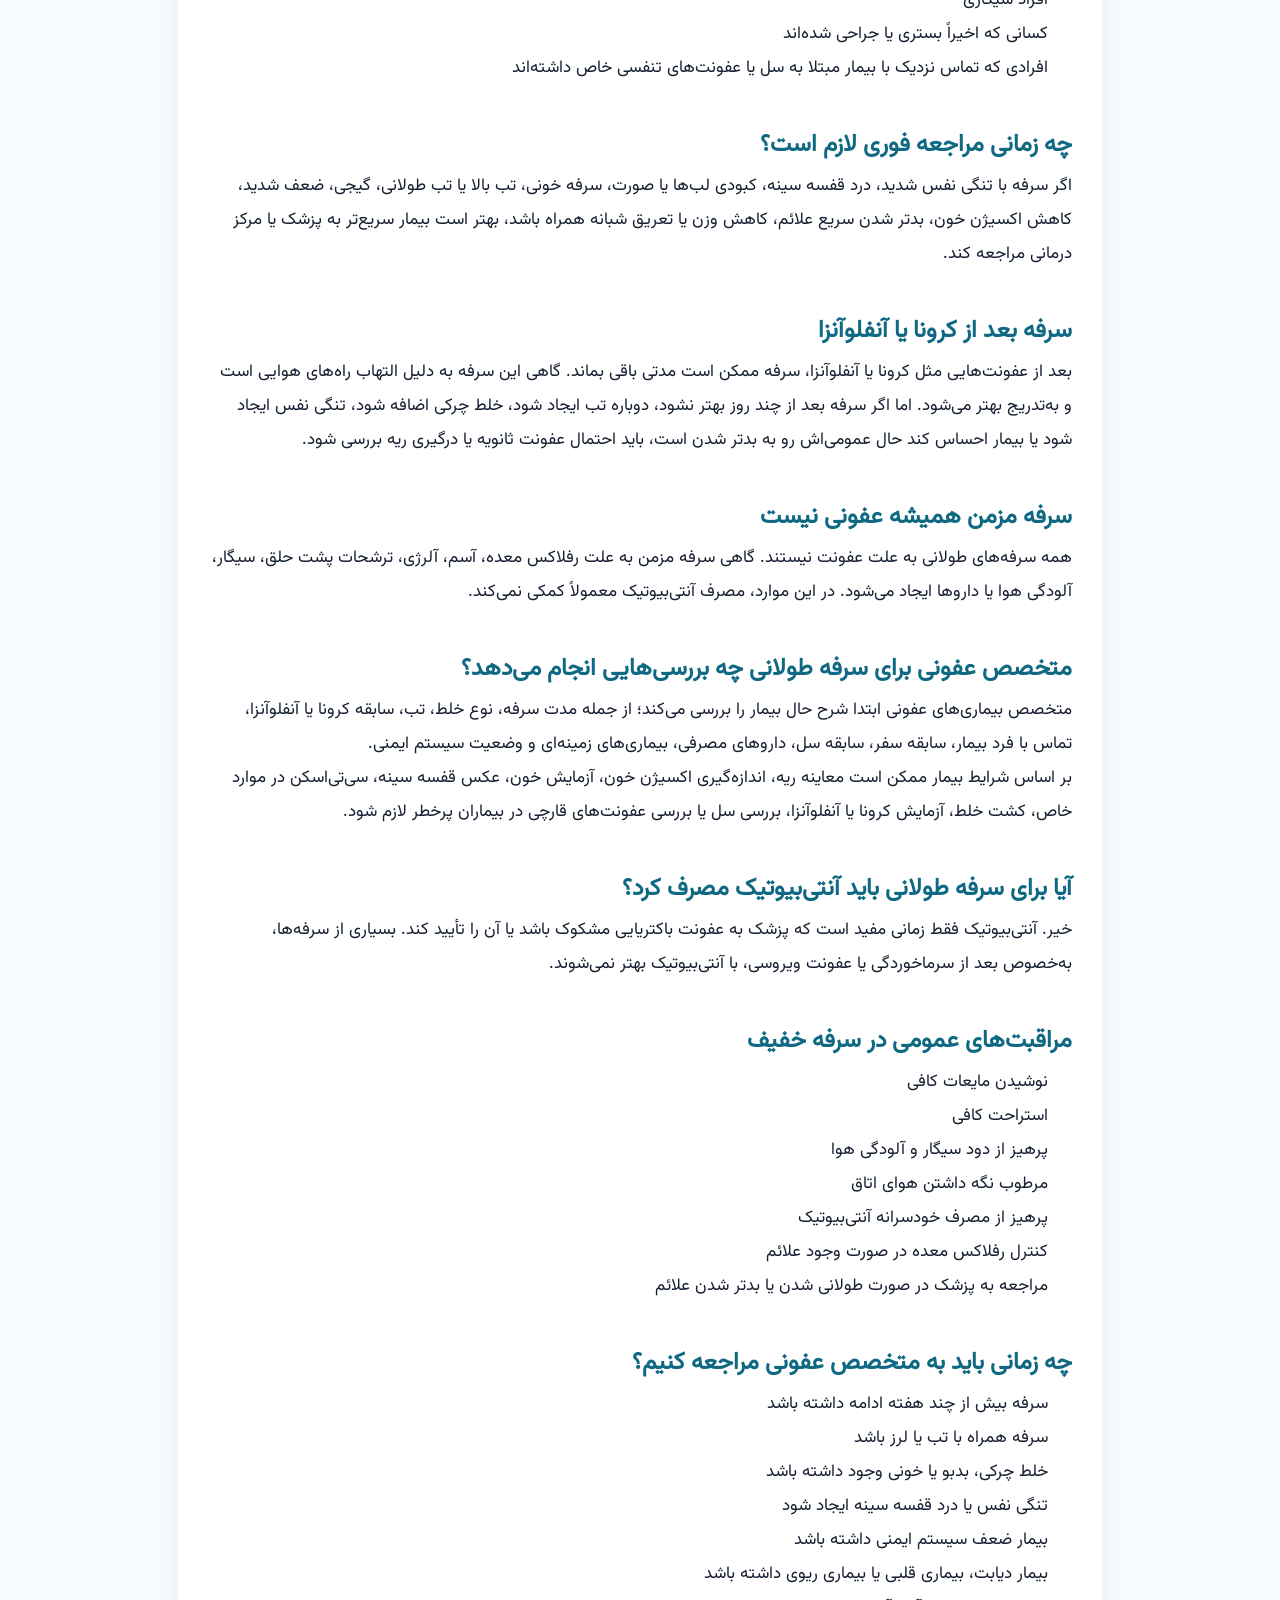
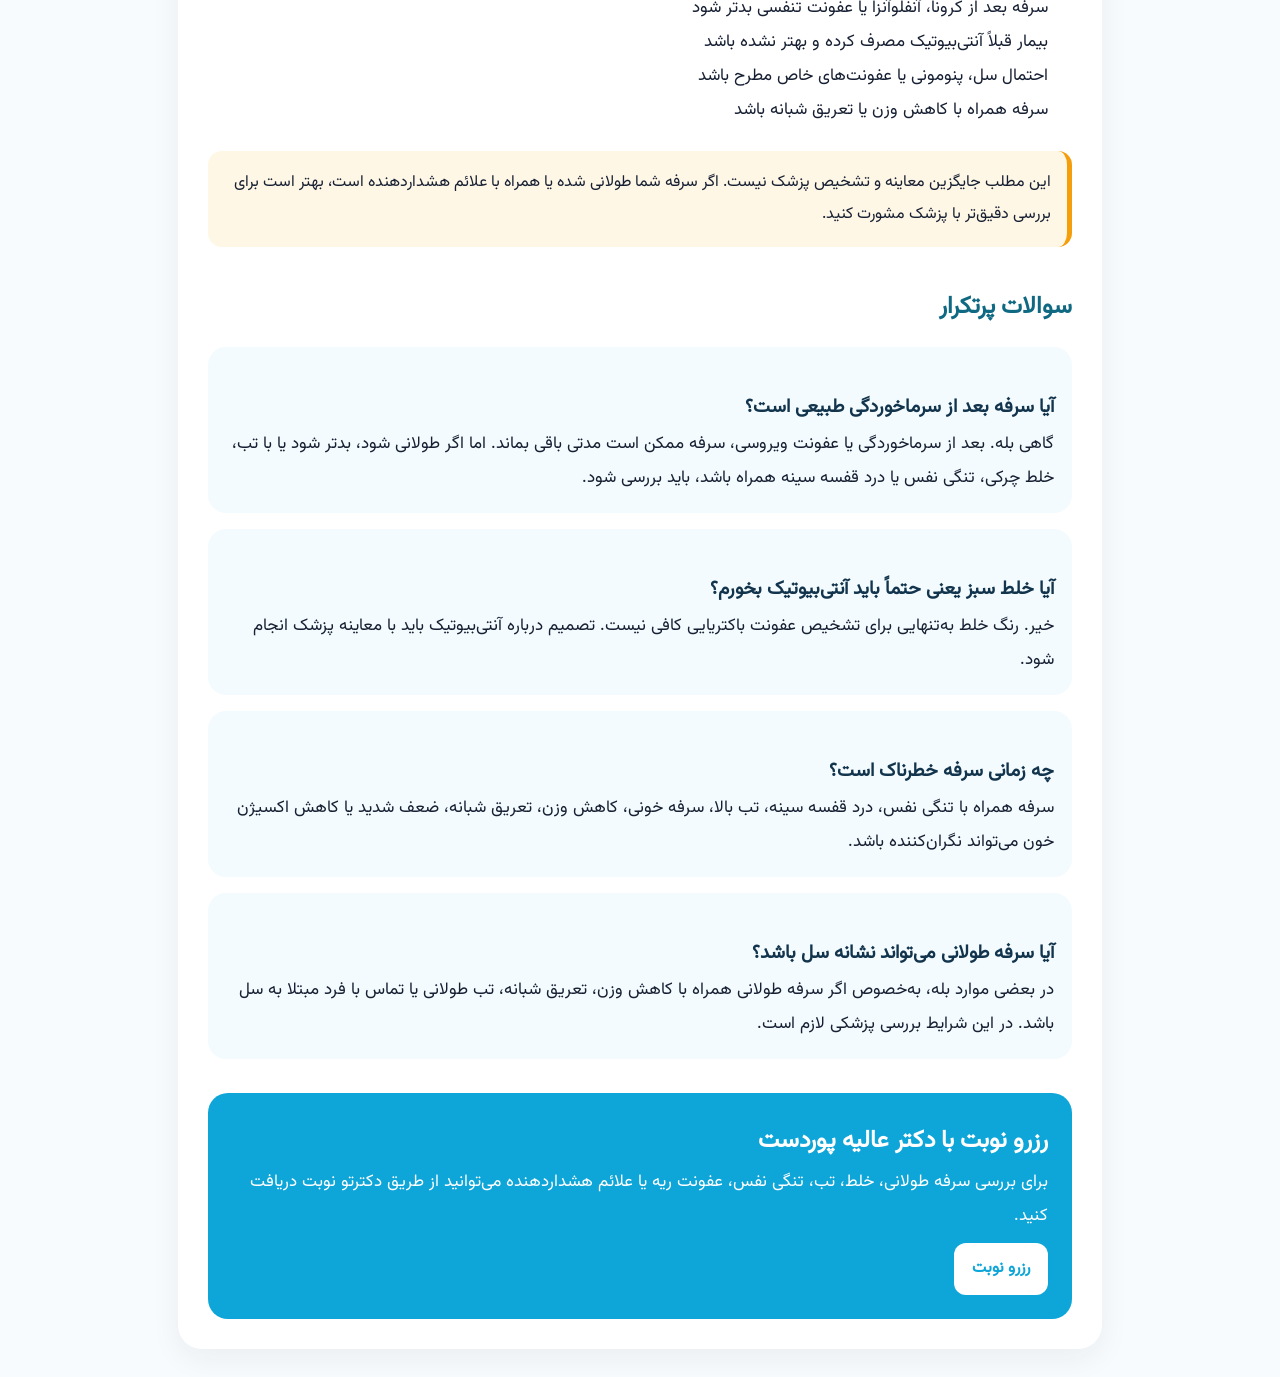
<file: articles/long-lasting-cough-lung-infection.html>
<!DOCTYPE html>
<html lang="fa" dir="rtl">
<head>
  <meta charset="UTF-8" />
  <meta name="viewport" content="width=device-width, initial-scale=1.0" />
  <title>سرفه طولانی و عفونت ریه؛ چه زمانی باید به متخصص عفونی مراجعه کنیم؟ | دکتر عالیه پوردست</title>
  <meta name="description" content="سرفه طولانی می‌تواند بعد از سرماخوردگی، کرونا، آنفلوآنزا یا عفونت ریه ایجاد شود. با علائم هشداردهنده، خلط، تب، تنگی نفس و زمان مراجعه به متخصص عفونی آشنا شوید." />
  <meta name="keywords" content="سرفه طولانی, عفونت ریه, پنومونی, خلط چرکی, سرفه خونی, متخصص عفونی سرفه, سرفه بعد از کرونا, تنگی نفس" />
  <meta name="author" content="دکتر عالیه پوردست" />
  <meta property="og:title" content="سرفه طولانی و عفونت ریه؛ چه زمانی باید به متخصص عفونی مراجعه کنیم؟" />
  <meta property="og:description" content="بررسی خلط، تب، تنگی نفس، درد قفسه سینه و علائم هشداردهنده." />
  <meta property="og:image" content="/images/long-lasting-cough-lung-infection-cover.jpg" />
  <meta property="og:type" content="article" />
  <link rel="stylesheet" href="/assets/index-Cs9Se54A.css" />
  <style>
    body{font-family:Tahoma,Arial,sans-serif;background:#f8fbfd;color:#172033;line-height:2;margin:0}.top{background:#fff;border-bottom:1px solid #e5eef5;padding:18px 20px}.top a{color:#0ea5d8;text-decoration:none;font-weight:700}.wrap{max-width:960px;margin:0 auto;padding:28px 18px}.hero{background:#eaf7fc;border-radius:24px;padding:24px;margin-bottom:28px}.hero img{width:100%;border-radius:20px;display:block;margin-bottom:24px}.badge{display:inline-block;background:#dff5fb;color:#087995;border-radius:999px;padding:5px 14px;font-size:14px;font-weight:700}h1{font-size:34px;line-height:1.6;margin:16px 0;color:#0f2742}h2{font-size:24px;margin-top:36px;color:#0f6982}h3{font-size:19px;margin-top:24px;color:#12344d}p,li{font-size:17px}.article{background:#fff;border-radius:24px;padding:30px;box-shadow:0 10px 30px rgba(15,39,66,.06)}ul{padding-right:24px}.cta{background:#0ea5d8;color:#fff;border-radius:20px;padding:24px;margin-top:34px}.cta a{display:inline-block;background:#fff;color:#0ea5d8;border-radius:12px;padding:10px 18px;text-decoration:none;font-weight:700;margin-top:10px}.note{background:#fff7e6;border-right:5px solid #f59e0b;padding:16px;border-radius:14px;margin:24px 0}.faq{background:#f3fbfe;border-radius:18px;padding:18px;margin-top:16px}@media(max-width:640px){h1{font-size:27px}.article{padding:20px}.wrap{padding:18px 12px}}
  </style>
</head>
<body>
  <div class="top"><div class="wrap" style="padding:0"><a href="/articles">بازگشت به انتشارات علمی و مقالات آموزشی</a></div></div>
  <main class="wrap">
    <section class="hero">
      <img src="/images/long-lasting-cough-lung-infection-cover.jpg" alt="سرفه طولانی و عفونت ریه" />
      <span class="badge">مقاله آموزشی پزشکی</span>
      <h1>سرفه طولانی و عفونت ریه؛ چه زمانی باید به متخصص عفونی مراجعه کنیم؟</h1>
    </section>

    <article class="article">
      <p>سرفه یکی از شایع‌ترین علائمی است که بسیاری از افراد بعد از سرماخوردگی، آنفلوآنزا، کرونا، آلرژی یا عفونت‌های تنفسی تجربه می‌کنند. در بسیاری از موارد، سرفه خفیف و کوتاه‌مدت است و با گذشت زمان بهتر می‌شود. اما گاهی سرفه طولانی می‌شود، همراه با خلط، تب، تنگی نفس یا درد قفسه سینه ادامه پیدا می‌کند و می‌تواند نشانه عفونت ریه، برونشیت، پنومونی، سل، عفونت‌های قارچی یا بیماری‌های غیرعفونی باشد.</p>
      <p>سرفه طولانی همیشه به معنی عفونت شدید نیست، اما وقتی مدت زیادی ادامه پیدا کند یا با علائم هشداردهنده همراه باشد، نیاز به بررسی دقیق‌تر دارد. تشخیص علت سرفه اهمیت زیادی دارد، چون درمان سرفه ناشی از عفونت با سرفه ناشی از آلرژی، آسم، رفلاکس معده یا مصرف برخی داروها متفاوت است.</p>

      <h2>سرفه طولانی یعنی چه؟</h2>
      <p>سرفه‌ای که بعد از یک سرماخوردگی ساده چند روز تا چند هفته باقی بماند، همیشه نگران‌کننده نیست. گاهی التهاب راه‌های هوایی بعد از عفونت ویروسی باعث می‌شود سرفه مدتی ادامه پیدا کند. اما اگر سرفه بیش از چند هفته طول بکشد، شب‌ها خواب را مختل کند، همراه با خلط چرکی یا خونی باشد، یا باعث تنگی نفس و ضعف شدید شود، باید بررسی شود.</p>
      <p>در بزرگسالان، سرفه‌ای که حدود ۸ هفته یا بیشتر ادامه داشته باشد معمولاً به‌عنوان سرفه مزمن شناخته می‌شود. البته اگر فرد علائم خطر داشته باشد، نباید تا این مدت صبر کند و بهتر است زودتر به پزشک مراجعه کند.</p>

      <h2>علت‌های شایع سرفه طولانی</h2>
      <ul><li>باقی ماندن التهاب بعد از سرماخوردگی، آنفلوآنزا یا کرونا</li><li>برونشیت حاد یا مزمن</li><li>عفونت ریه یا پنومونی</li><li>سینوزیت و ترشحات پشت حلق</li><li>آسم یا حساسیت راه‌های هوایی</li><li>رفلاکس معده به مری</li><li>سیگار و آلودگی هوا</li><li>سل یا عفونت‌های مزمن ریوی</li><li>عفونت‌های قارچی در افراد پرخطر</li><li>مصرف بعضی داروها</li><li>بیماری‌های زمینه‌ای ریه یا قلب</li></ul>
      <p>به همین دلیل، درمان سرفه بدون تشخیص علت آن ممکن است نتیجه خوبی نداشته باشد.</p>

      <h2>چه زمانی سرفه می‌تواند نشانه عفونت ریه باشد؟</h2>
      <p>عفونت ریه یا پنومونی زمانی رخ می‌دهد که بافت ریه درگیر عفونت شود. این عفونت می‌تواند توسط باکتری‌ها، ویروس‌ها، قارچ‌ها یا عوامل دیگر ایجاد شود. در عفونت ریه، سرفه معمولاً تنها علامت نیست و ممکن است همراه با تب، لرز، خلط، درد قفسه سینه، تنگی نفس یا ضعف شدید باشد.</p>
      <ul><li>تب و لرز</li><li>سرفه همراه با خلط زرد، سبز، غلیظ یا بدبو</li><li>تنگی نفس یا نفس‌نفس زدن</li><li>درد قفسه سینه هنگام نفس عمیق یا سرفه</li><li>ضعف و بی‌حالی شدید</li><li>تعریق شبانه</li><li>کاهش اشتها</li><li>بدتر شدن علائم بعد از چند روز</li><li>کاهش سطح هوشیاری یا گیجی، به‌خصوص در سالمندان</li></ul>
      <p>اگر سرفه همراه با این علائم باشد، بهتر است بیمار توسط پزشک معاینه شود.</p>

      <h2>آیا هر خلط رنگی یعنی عفونت باکتریایی؟</h2>
      <p>خیر. تغییر رنگ خلط همیشه به معنی عفونت باکتریایی و نیاز به آنتی‌بیوتیک نیست. در بسیاری از عفونت‌های ویروسی هم ممکن است خلط زرد یا سبز دیده شود. رنگ خلط به‌تنهایی برای تشخیص کافی نیست و باید همراه با مدت بیماری، تب، وضعیت تنفس، معاینه ریه و شرایط کلی بیمار بررسی شود.</p>
      <p>مصرف خودسرانه آنتی‌بیوتیک برای سرفه و خلط می‌تواند باعث مقاومت میکروبی، عوارض دارویی و پنهان شدن علائم بیماری شود.</p>

      <h2>چه کسانی باید سرفه را جدی‌تر بگیرند؟</h2>
      <ul><li>سالمندان</li><li>بیماران دیابتی</li><li>افراد دارای بیماری قلبی یا ریوی</li><li>بیماران مبتلا به آسم یا COPD</li><li>افراد دارای ضعف سیستم ایمنی</li><li>بیماران سرطانی یا تحت شیمی‌درمانی</li><li>افراد مصرف‌کننده داروهای سرکوب‌کننده ایمنی</li><li>بیماران پیوندی</li><li>افراد مبتلا به HIV</li><li>افراد سیگاری</li><li>کسانی که اخیراً بستری یا جراحی شده‌اند</li><li>افرادی که تماس نزدیک با بیمار مبتلا به سل یا عفونت‌های تنفسی خاص داشته‌اند</li></ul>

      <h2>چه زمانی مراجعه فوری لازم است؟</h2>
      <p>اگر سرفه با تنگی نفس شدید، درد قفسه سینه، کبودی لب‌ها یا صورت، سرفه خونی، تب بالا یا تب طولانی، گیجی، ضعف شدید، کاهش اکسیژن خون، بدتر شدن سریع علائم، کاهش وزن یا تعریق شبانه همراه باشد، بهتر است بیمار سریع‌تر به پزشک یا مرکز درمانی مراجعه کند.</p>

      <h2>سرفه بعد از کرونا یا آنفلوآنزا</h2>
      <p>بعد از عفونت‌هایی مثل کرونا یا آنفلوآنزا، سرفه ممکن است مدتی باقی بماند. گاهی این سرفه به دلیل التهاب راه‌های هوایی است و به‌تدریج بهتر می‌شود. اما اگر سرفه بعد از چند روز بهتر نشود، دوباره تب ایجاد شود، خلط چرکی اضافه شود، تنگی نفس ایجاد شود یا بیمار احساس کند حال عمومی‌اش رو به بدتر شدن است، باید احتمال عفونت ثانویه یا درگیری ریه بررسی شود.</p>

      <h2>سرفه مزمن همیشه عفونی نیست</h2>
      <p>همه سرفه‌های طولانی به علت عفونت نیستند. گاهی سرفه مزمن به علت رفلاکس معده، آسم، آلرژی، ترشحات پشت حلق، سیگار، آلودگی هوا یا داروها ایجاد می‌شود. در این موارد، مصرف آنتی‌بیوتیک معمولاً کمکی نمی‌کند.</p>

      <h2>متخصص عفونی برای سرفه طولانی چه بررسی‌هایی انجام می‌دهد؟</h2>
      <p>متخصص بیماری‌های عفونی ابتدا شرح حال بیمار را بررسی می‌کند؛ از جمله مدت سرفه، نوع خلط، تب، سابقه کرونا یا آنفلوآنزا، تماس با فرد بیمار، سابقه سفر، سابقه سل، داروهای مصرفی، بیماری‌های زمینه‌ای و وضعیت سیستم ایمنی.</p>
      <p>بر اساس شرایط بیمار ممکن است معاینه ریه، اندازه‌گیری اکسیژن خون، آزمایش خون، عکس قفسه سینه، سی‌تی‌اسکن در موارد خاص، کشت خلط، آزمایش کرونا یا آنفلوآنزا، بررسی سل یا بررسی عفونت‌های قارچی در بیماران پرخطر لازم شود.</p>

      <h2>آیا برای سرفه طولانی باید آنتی‌بیوتیک مصرف کرد؟</h2>
      <p>خیر. آنتی‌بیوتیک فقط زمانی مفید است که پزشک به عفونت باکتریایی مشکوک باشد یا آن را تأیید کند. بسیاری از سرفه‌ها، به‌خصوص بعد از سرماخوردگی یا عفونت ویروسی، با آنتی‌بیوتیک بهتر نمی‌شوند.</p>

      <h2>مراقبت‌های عمومی در سرفه خفیف</h2>
      <ul><li>نوشیدن مایعات کافی</li><li>استراحت کافی</li><li>پرهیز از دود سیگار و آلودگی هوا</li><li>مرطوب نگه داشتن هوای اتاق</li><li>پرهیز از مصرف خودسرانه آنتی‌بیوتیک</li><li>کنترل رفلاکس معده در صورت وجود علائم</li><li>مراجعه به پزشک در صورت طولانی شدن یا بدتر شدن علائم</li></ul>

      <h2>چه زمانی باید به متخصص عفونی مراجعه کنیم؟</h2>
      <ul><li>سرفه بیش از چند هفته ادامه داشته باشد</li><li>سرفه همراه با تب یا لرز باشد</li><li>خلط چرکی، بدبو یا خونی وجود داشته باشد</li><li>تنگی نفس یا درد قفسه سینه ایجاد شود</li><li>بیمار ضعف سیستم ایمنی داشته باشد</li><li>بیمار دیابت، بیماری قلبی یا بیماری ریوی داشته باشد</li><li>سرفه بعد از کرونا، آنفلوآنزا یا عفونت تنفسی بدتر شود</li><li>بیمار قبلاً آنتی‌بیوتیک مصرف کرده و بهتر نشده باشد</li><li>احتمال سل، پنومونی یا عفونت‌های خاص مطرح باشد</li><li>سرفه همراه با کاهش وزن یا تعریق شبانه باشد</li></ul>

      <div class="note">این مطلب جایگزین معاینه و تشخیص پزشک نیست. اگر سرفه شما طولانی شده یا همراه با علائم هشداردهنده است، بهتر است برای بررسی دقیق‌تر با پزشک مشورت کنید.</div>

      <h2>سوالات پرتکرار</h2>
      <div class="faq"><h3>آیا سرفه بعد از سرماخوردگی طبیعی است؟</h3><p>گاهی بله. بعد از سرماخوردگی یا عفونت ویروسی، سرفه ممکن است مدتی باقی بماند. اما اگر طولانی شود، بدتر شود یا با تب، خلط چرکی، تنگی نفس یا درد قفسه سینه همراه باشد، باید بررسی شود.</p></div>
      <div class="faq"><h3>آیا خلط سبز یعنی حتماً باید آنتی‌بیوتیک بخورم؟</h3><p>خیر. رنگ خلط به‌تنهایی برای تشخیص عفونت باکتریایی کافی نیست. تصمیم درباره آنتی‌بیوتیک باید با معاینه پزشک انجام شود.</p></div>
      <div class="faq"><h3>چه زمانی سرفه خطرناک است؟</h3><p>سرفه همراه با تنگی نفس، درد قفسه سینه، تب بالا، سرفه خونی، کاهش وزن، تعریق شبانه، ضعف شدید یا کاهش اکسیژن خون می‌تواند نگران‌کننده باشد.</p></div>
      <div class="faq"><h3>آیا سرفه طولانی می‌تواند نشانه سل باشد؟</h3><p>در بعضی موارد بله، به‌خصوص اگر سرفه طولانی همراه با کاهش وزن، تعریق شبانه، تب طولانی یا تماس با فرد مبتلا به سل باشد. در این شرایط بررسی پزشکی لازم است.</p></div>

      <section class="cta"><h2 style="color:#fff;margin-top:0">رزرو نوبت با دکتر عالیه پوردست</h2><p>برای بررسی سرفه طولانی، خلط، تب، تنگی نفس، عفونت ریه یا علائم هشداردهنده می‌توانید از طریق دکترتو نوبت دریافت کنید.</p><a href="https://doctoreto.com/doctor/dr-aaliye-pour-dast/GDwmaq" target="_blank" rel="noopener noreferrer">رزرو نوبت</a></section>
    </article>
  </main>
</body>
</html>
</file>
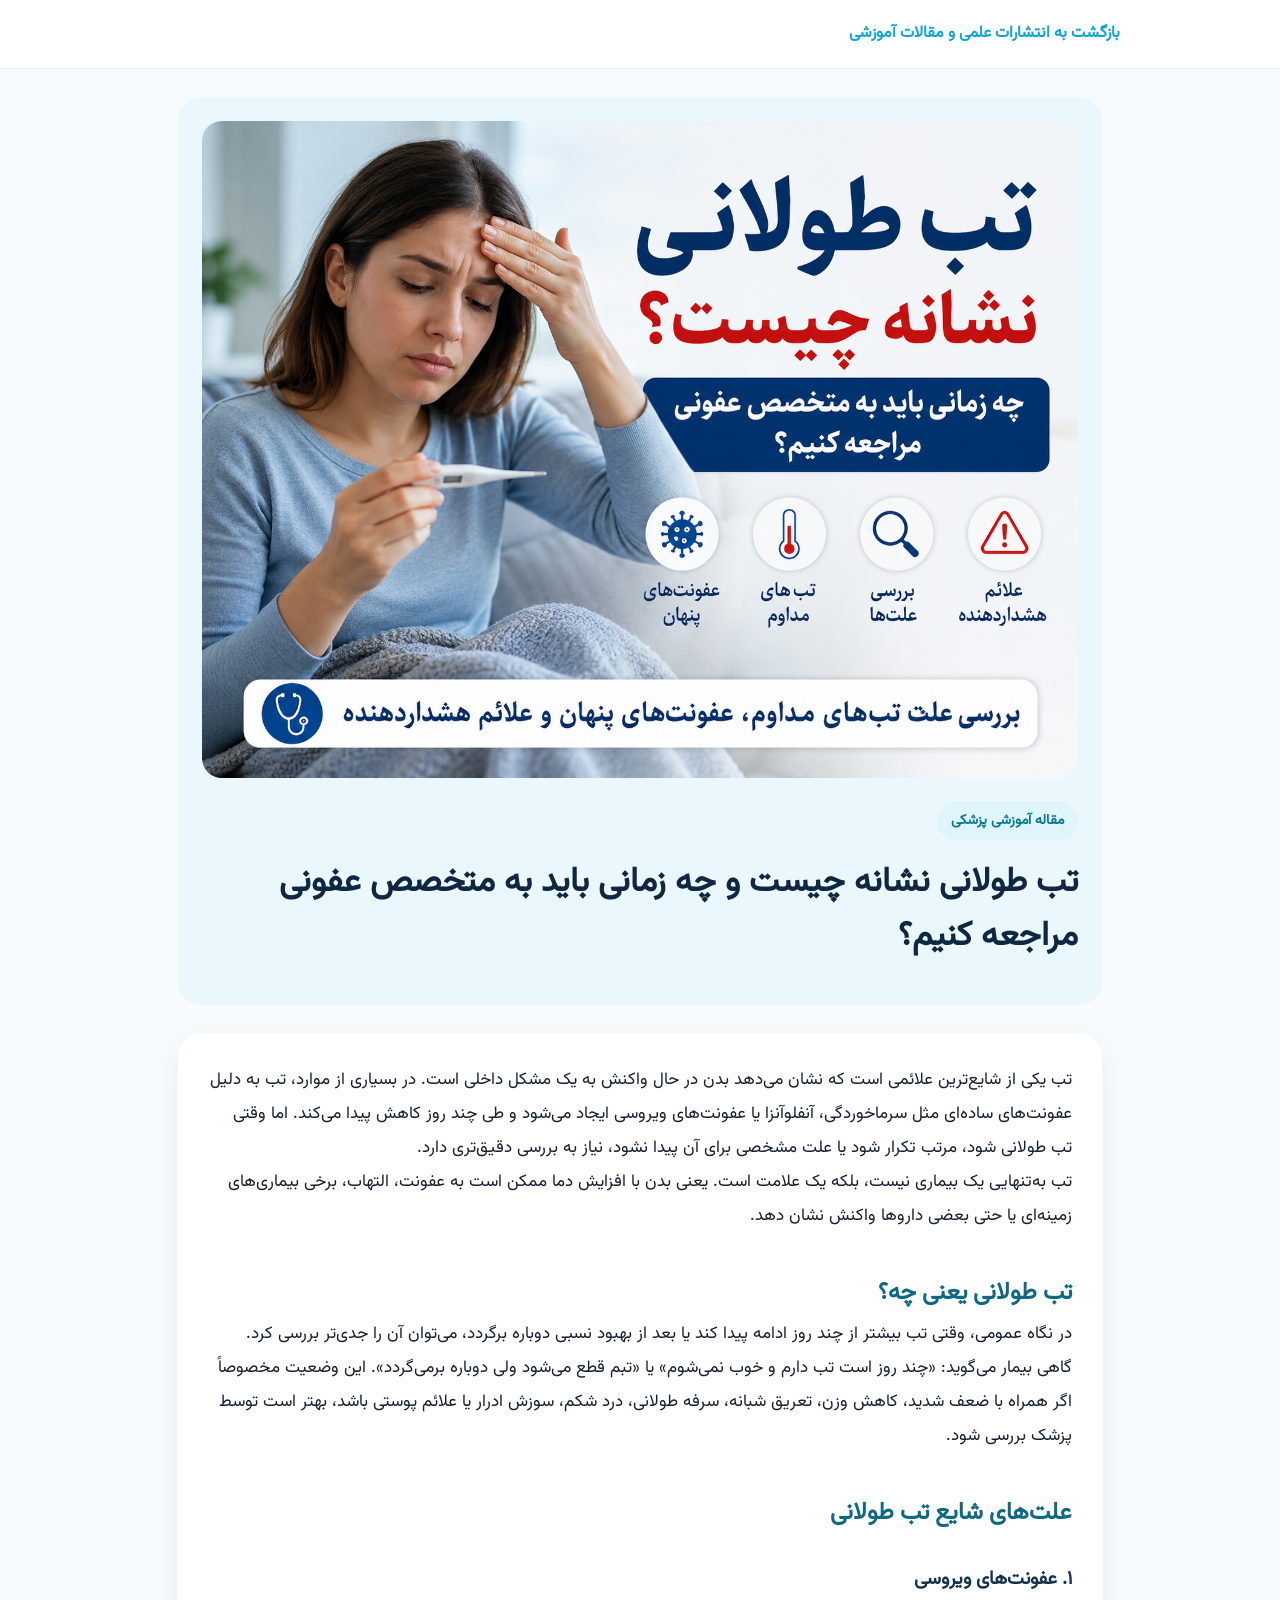
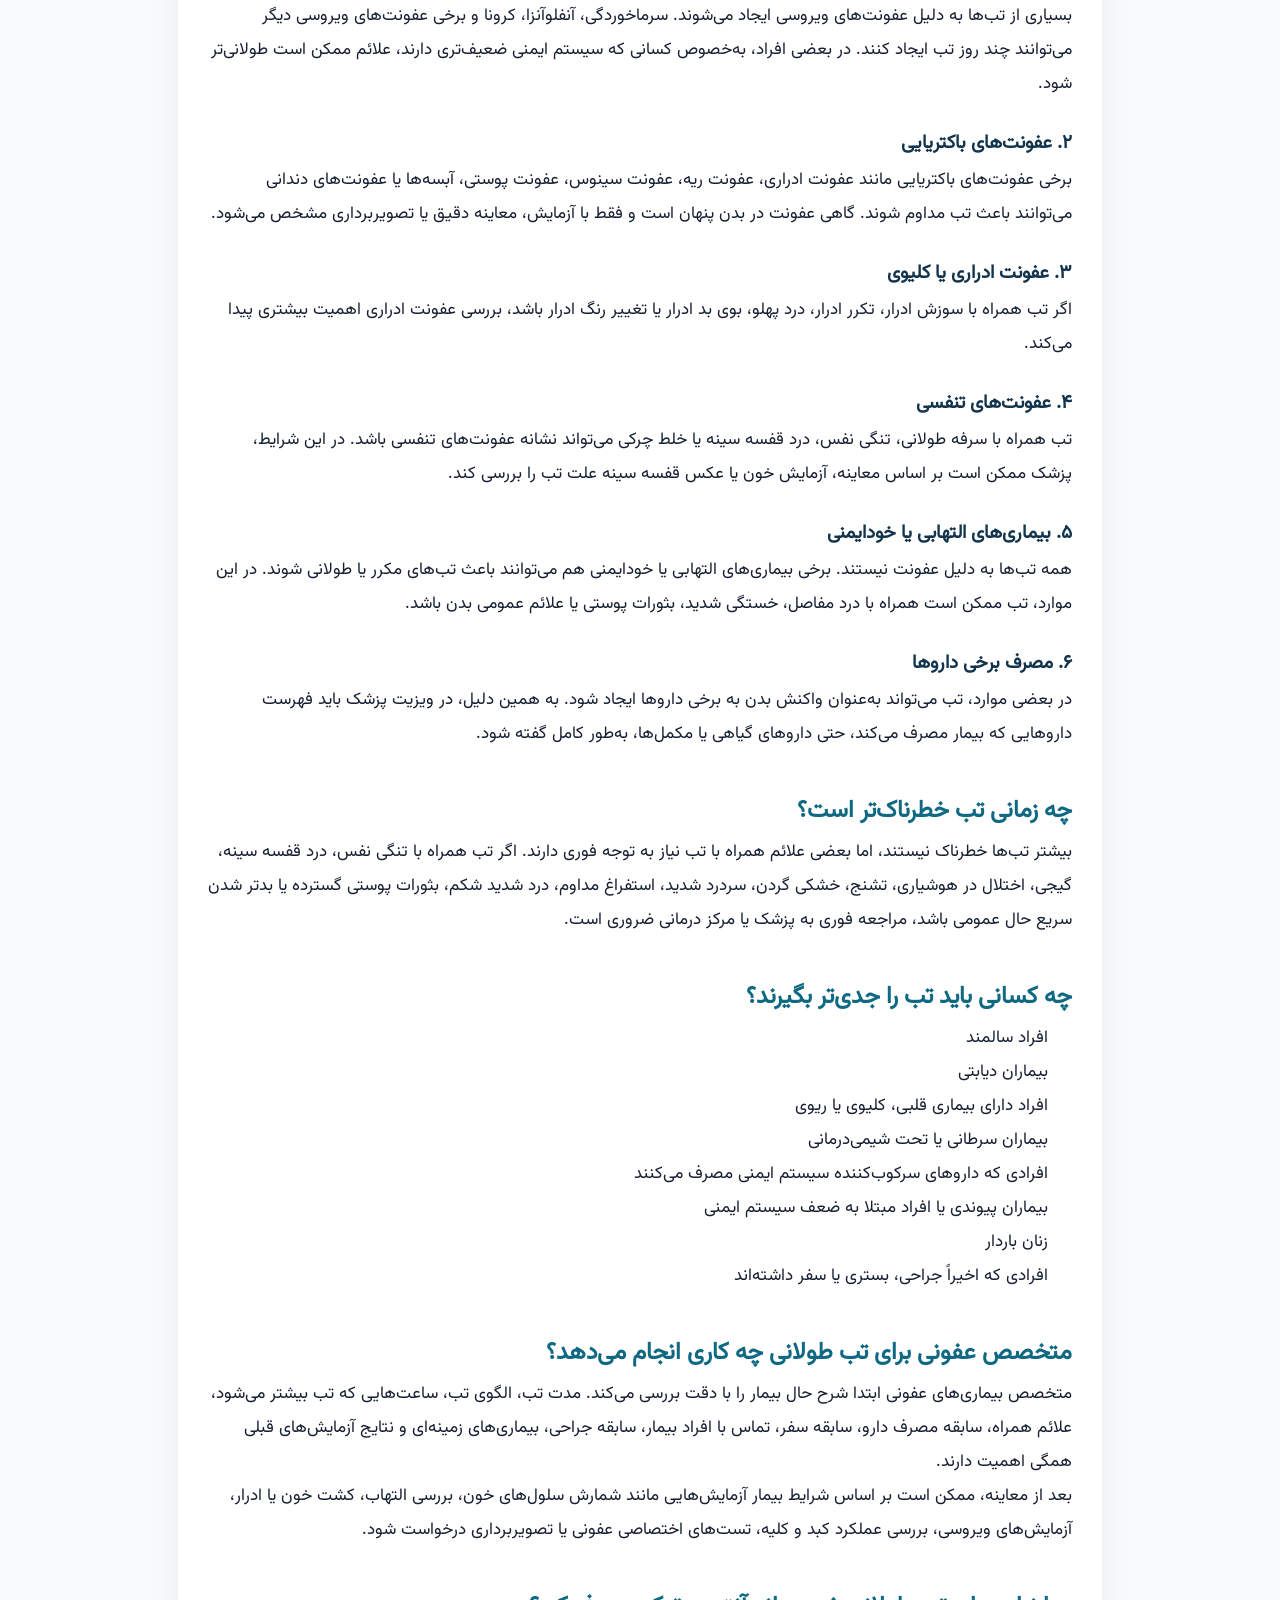
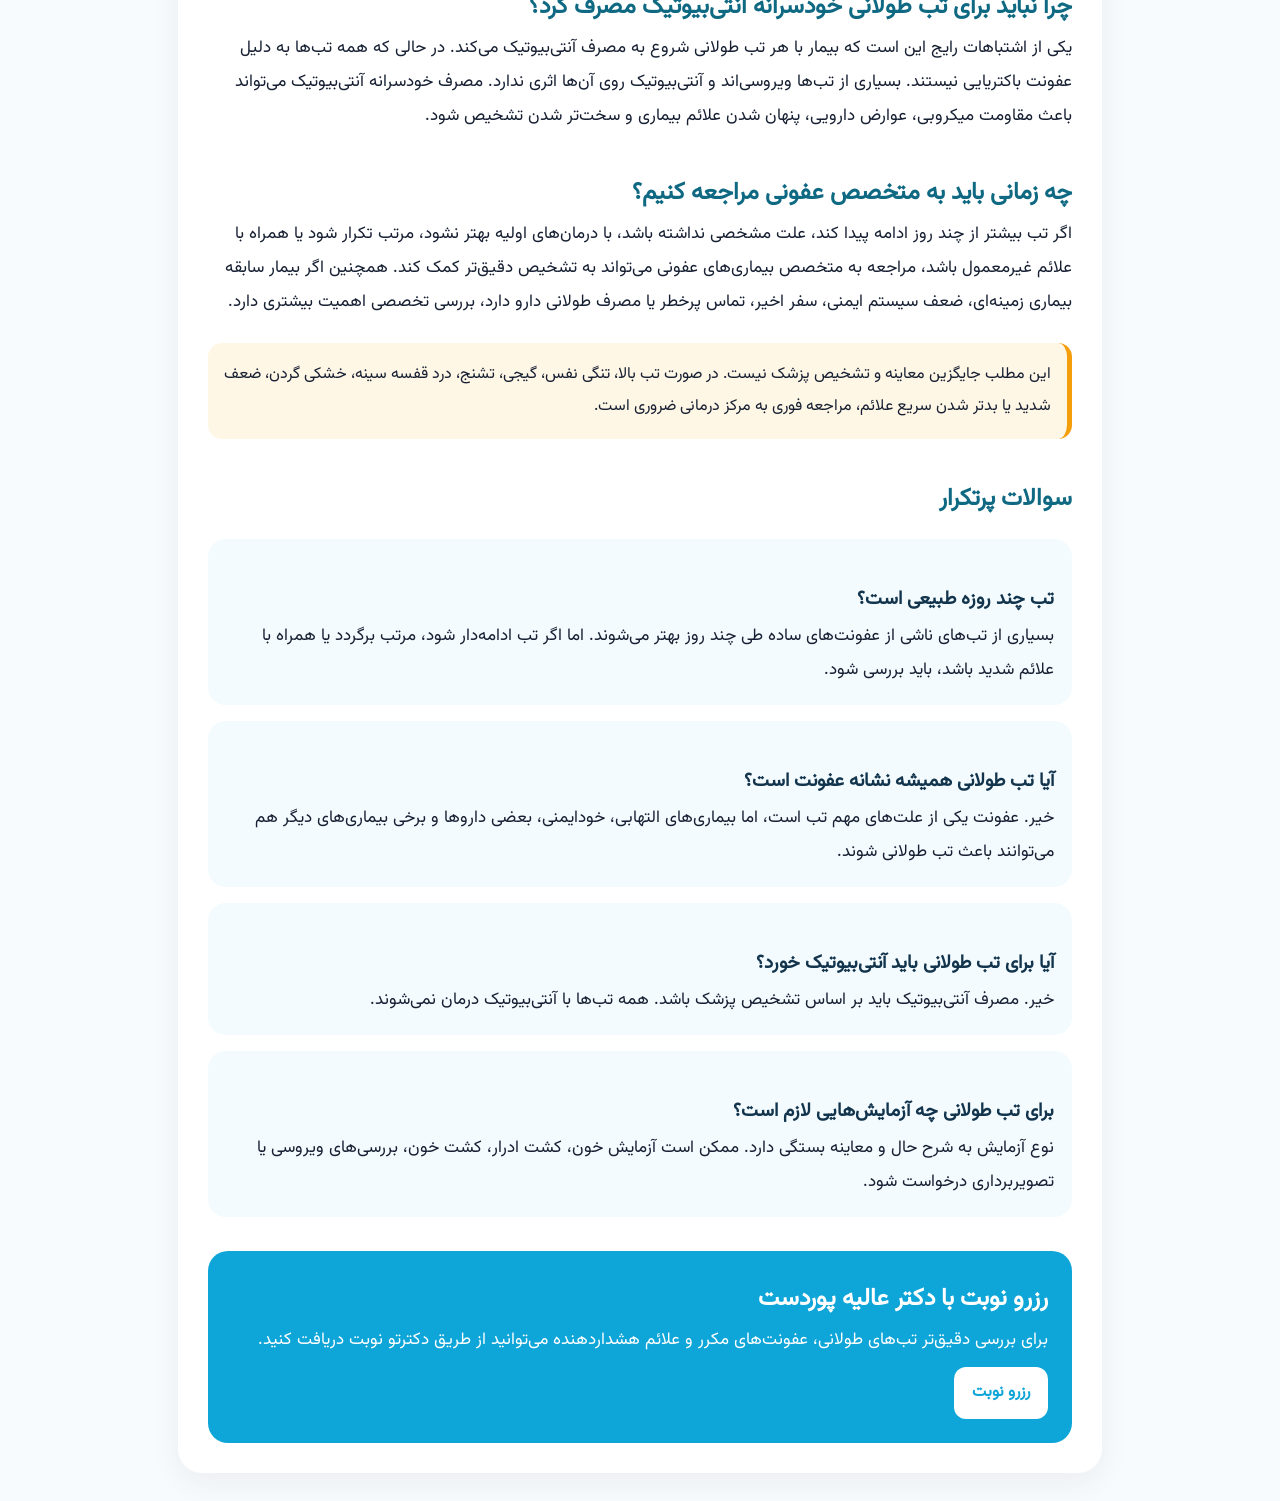
<file: articles/long-lasting-fever.html>
<!DOCTYPE html>
<html lang="fa" dir="rtl">
<head>
  <meta charset="UTF-8" />
  <meta name="viewport" content="width=device-width, initial-scale=1.0" />
  <title>تب طولانی نشانه چیست و چه زمانی باید به متخصص عفونی مراجعه کنیم؟ | دکتر عالیه پوردست</title>
  <meta name="description" content="تب طولانی می‌تواند به دلیل عفونت، التهاب یا بیماری زمینه‌ای ایجاد شود. با علت‌های تب طولانی، علائم هشداردهنده و زمان مراجعه به متخصص عفونی آشنا شوید." />
  <meta name="keywords" content="تب طولانی, علت تب طولانی, تب مداوم, متخصص عفونی برای تب, تب بدون علت, تب و عفونت" />
  <meta name="author" content="دکتر عالیه پوردست" />
  <meta property="og:title" content="تب طولانی نشانه چیست؟" />
  <meta property="og:description" content="بررسی علت تب‌های مداوم، عفونت‌های پنهان و علائم هشداردهنده." />
  <meta property="og:image" content="/images/long-lasting-fever-cover.jpg" />
  <meta property="og:type" content="article" />
  <link rel="stylesheet" href="/assets/index-Cs9Se54A.css" />
  <style>
    body{font-family:Tahoma,Arial,sans-serif;background:#f8fbfd;color:#172033;line-height:2;margin:0}.top{background:#fff;border-bottom:1px solid #e5eef5;padding:18px 20px}.top a{color:#0ea5d8;text-decoration:none;font-weight:700}.wrap{max-width:960px;margin:0 auto;padding:28px 18px}.hero{background:#eaf7fc;border-radius:24px;padding:24px;margin-bottom:28px}.hero img{width:100%;border-radius:20px;display:block;margin-bottom:24px}.badge{display:inline-block;background:#dff5fb;color:#087995;border-radius:999px;padding:5px 14px;font-size:14px;font-weight:700}h1{font-size:34px;line-height:1.6;margin:16px 0;color:#0f2742}h2{font-size:24px;margin-top:36px;color:#0f6982}h3{font-size:19px;margin-top:24px;color:#12344d}p,li{font-size:17px}.article{background:#fff;border-radius:24px;padding:30px;box-shadow:0 10px 30px rgba(15,39,66,.06)}ul{padding-right:24px}.cta{background:#0ea5d8;color:#fff;border-radius:20px;padding:24px;margin-top:34px}.cta a{display:inline-block;background:#fff;color:#0ea5d8;border-radius:12px;padding:10px 18px;text-decoration:none;font-weight:700;margin-top:10px}.note{background:#fff7e6;border-right:5px solid #f59e0b;padding:16px;border-radius:14px;margin:24px 0}.faq{background:#f3fbfe;border-radius:18px;padding:18px;margin-top:16px}@media(max-width:640px){h1{font-size:27px}.article{padding:20px}.wrap{padding:18px 12px}}
  </style>
</head>
<body>
  <div class="top"><div class="wrap" style="padding:0"><a href="/articles">بازگشت به انتشارات علمی و مقالات آموزشی</a></div></div>
  <main class="wrap">
    <section class="hero">
      <img src="/images/long-lasting-fever-cover.jpg" alt="تب طولانی نشانه چیست؟" />
      <span class="badge">مقاله آموزشی پزشکی</span>
      <h1>تب طولانی نشانه چیست و چه زمانی باید به متخصص عفونی مراجعه کنیم؟</h1>
    </section>

    <article class="article">
      <p>تب یکی از شایع‌ترین علائمی است که نشان می‌دهد بدن در حال واکنش به یک مشکل داخلی است. در بسیاری از موارد، تب به دلیل عفونت‌های ساده‌ای مثل سرماخوردگی، آنفلوآنزا یا عفونت‌های ویروسی ایجاد می‌شود و طی چند روز کاهش پیدا می‌کند. اما وقتی تب طولانی شود، مرتب تکرار شود یا علت مشخصی برای آن پیدا نشود، نیاز به بررسی دقیق‌تری دارد.</p>
      <p>تب به‌تنهایی یک بیماری نیست، بلکه یک علامت است. یعنی بدن با افزایش دما ممکن است به عفونت، التهاب، برخی بیماری‌های زمینه‌ای یا حتی بعضی داروها واکنش نشان دهد.</p>

      <h2>تب طولانی یعنی چه؟</h2>
      <p>در نگاه عمومی، وقتی تب بیشتر از چند روز ادامه پیدا کند یا بعد از بهبود نسبی دوباره برگردد، می‌توان آن را جدی‌تر بررسی کرد. گاهی بیمار می‌گوید: «چند روز است تب دارم و خوب نمی‌شوم» یا «تبم قطع می‌شود ولی دوباره برمی‌گردد». این وضعیت مخصوصاً اگر همراه با ضعف شدید، کاهش وزن، تعریق شبانه، سرفه طولانی، درد شکم، سوزش ادرار یا علائم پوستی باشد، بهتر است توسط پزشک بررسی شود.</p>

      <h2>علت‌های شایع تب طولانی</h2>
      <h3>۱. عفونت‌های ویروسی</h3><p>بسیاری از تب‌ها به دلیل عفونت‌های ویروسی ایجاد می‌شوند. سرماخوردگی، آنفلوآنزا، کرونا و برخی عفونت‌های ویروسی دیگر می‌توانند چند روز تب ایجاد کنند. در بعضی افراد، به‌خصوص کسانی که سیستم ایمنی ضعیف‌تری دارند، علائم ممکن است طولانی‌تر شود.</p>
      <h3>۲. عفونت‌های باکتریایی</h3><p>برخی عفونت‌های باکتریایی مانند عفونت ادراری، عفونت ریه، عفونت سینوس، عفونت پوستی، آبسه‌ها یا عفونت‌های دندانی می‌توانند باعث تب مداوم شوند. گاهی عفونت در بدن پنهان است و فقط با آزمایش، معاینه دقیق یا تصویربرداری مشخص می‌شود.</p>
      <h3>۳. عفونت ادراری یا کلیوی</h3><p>اگر تب همراه با سوزش ادرار، تکرر ادرار، درد پهلو، بوی بد ادرار یا تغییر رنگ ادرار باشد، بررسی عفونت ادراری اهمیت بیشتری پیدا می‌کند.</p>
      <h3>۴. عفونت‌های تنفسی</h3><p>تب همراه با سرفه طولانی، تنگی نفس، درد قفسه سینه یا خلط چرکی می‌تواند نشانه عفونت‌های تنفسی باشد. در این شرایط، پزشک ممکن است بر اساس معاینه، آزمایش خون یا عکس قفسه سینه علت تب را بررسی کند.</p>
      <h3>۵. بیماری‌های التهابی یا خودایمنی</h3><p>همه تب‌ها به دلیل عفونت نیستند. برخی بیماری‌های التهابی یا خودایمنی هم می‌توانند باعث تب‌های مکرر یا طولانی شوند. در این موارد، تب ممکن است همراه با درد مفاصل، خستگی شدید، بثورات پوستی یا علائم عمومی بدن باشد.</p>
      <h3>۶. مصرف برخی داروها</h3><p>در بعضی موارد، تب می‌تواند به‌عنوان واکنش بدن به برخی داروها ایجاد شود. به همین دلیل، در ویزیت پزشک باید فهرست داروهایی که بیمار مصرف می‌کند، حتی داروهای گیاهی یا مکمل‌ها، به‌طور کامل گفته شود.</p>

      <h2>چه زمانی تب خطرناک‌تر است؟</h2>
      <p>بیشتر تب‌ها خطرناک نیستند، اما بعضی علائم همراه با تب نیاز به توجه فوری دارند. اگر تب همراه با تنگی نفس، درد قفسه سینه، گیجی، اختلال در هوشیاری، تشنج، خشکی گردن، سردرد شدید، استفراغ مداوم، درد شدید شکم، بثورات پوستی گسترده یا بدتر شدن سریع حال عمومی باشد، مراجعه فوری به پزشک یا مرکز درمانی ضروری است.</p>

      <h2>چه کسانی باید تب را جدی‌تر بگیرند؟</h2>
      <ul><li>افراد سالمند</li><li>بیماران دیابتی</li><li>افراد دارای بیماری قلبی، کلیوی یا ریوی</li><li>بیماران سرطانی یا تحت شیمی‌درمانی</li><li>افرادی که داروهای سرکوب‌کننده سیستم ایمنی مصرف می‌کنند</li><li>بیماران پیوندی یا افراد مبتلا به ضعف سیستم ایمنی</li><li>زنان باردار</li><li>افرادی که اخیراً جراحی، بستری یا سفر داشته‌اند</li></ul>

      <h2>متخصص عفونی برای تب طولانی چه کاری انجام می‌دهد؟</h2>
      <p>متخصص بیماری‌های عفونی ابتدا شرح حال بیمار را با دقت بررسی می‌کند. مدت تب، الگوی تب، ساعت‌هایی که تب بیشتر می‌شود، علائم همراه، سابقه مصرف دارو، سابقه سفر، تماس با افراد بیمار، سابقه جراحی، بیماری‌های زمینه‌ای و نتایج آزمایش‌های قبلی همگی اهمیت دارند.</p>
      <p>بعد از معاینه، ممکن است بر اساس شرایط بیمار آزمایش‌هایی مانند شمارش سلول‌های خون، بررسی التهاب، کشت خون یا ادرار، آزمایش‌های ویروسی، بررسی عملکرد کبد و کلیه، تست‌های اختصاصی عفونی یا تصویربرداری درخواست شود.</p>

      <h2>چرا نباید برای تب طولانی خودسرانه آنتی‌بیوتیک مصرف کرد؟</h2>
      <p>یکی از اشتباهات رایج این است که بیمار با هر تب طولانی شروع به مصرف آنتی‌بیوتیک می‌کند. در حالی که همه تب‌ها به دلیل عفونت باکتریایی نیستند. بسیاری از تب‌ها ویروسی‌اند و آنتی‌بیوتیک روی آن‌ها اثری ندارد. مصرف خودسرانه آنتی‌بیوتیک می‌تواند باعث مقاومت میکروبی، عوارض دارویی، پنهان شدن علائم بیماری و سخت‌تر شدن تشخیص شود.</p>

      <h2>چه زمانی باید به متخصص عفونی مراجعه کنیم؟</h2>
      <p>اگر تب بیشتر از چند روز ادامه پیدا کند، علت مشخصی نداشته باشد، با درمان‌های اولیه بهتر نشود، مرتب تکرار شود یا همراه با علائم غیرمعمول باشد، مراجعه به متخصص بیماری‌های عفونی می‌تواند به تشخیص دقیق‌تر کمک کند. همچنین اگر بیمار سابقه بیماری زمینه‌ای، ضعف سیستم ایمنی، سفر اخیر، تماس پرخطر یا مصرف طولانی دارو دارد، بررسی تخصصی اهمیت بیشتری دارد.</p>

      <div class="note">این مطلب جایگزین معاینه و تشخیص پزشک نیست. در صورت تب بالا، تنگی نفس، گیجی، تشنج، درد قفسه سینه، خشکی گردن، ضعف شدید یا بدتر شدن سریع علائم، مراجعه فوری به مرکز درمانی ضروری است.</div>

      <h2>سوالات پرتکرار</h2>
      <div class="faq"><h3>تب چند روزه طبیعی است؟</h3><p>بسیاری از تب‌های ناشی از عفونت‌های ساده طی چند روز بهتر می‌شوند. اما اگر تب ادامه‌دار شود، مرتب برگردد یا همراه با علائم شدید باشد، باید بررسی شود.</p></div>
      <div class="faq"><h3>آیا تب طولانی همیشه نشانه عفونت است؟</h3><p>خیر. عفونت یکی از علت‌های مهم تب است، اما بیماری‌های التهابی، خودایمنی، بعضی داروها و برخی بیماری‌های دیگر هم می‌توانند باعث تب طولانی شوند.</p></div>
      <div class="faq"><h3>آیا برای تب طولانی باید آنتی‌بیوتیک خورد؟</h3><p>خیر. مصرف آنتی‌بیوتیک باید بر اساس تشخیص پزشک باشد. همه تب‌ها با آنتی‌بیوتیک درمان نمی‌شوند.</p></div>
      <div class="faq"><h3>برای تب طولانی چه آزمایش‌هایی لازم است؟</h3><p>نوع آزمایش به شرح حال و معاینه بستگی دارد. ممکن است آزمایش خون، کشت ادرار، کشت خون، بررسی‌های ویروسی یا تصویربرداری درخواست شود.</p></div>

      <section class="cta"><h2 style="color:#fff;margin-top:0">رزرو نوبت با دکتر عالیه پوردست</h2><p>برای بررسی دقیق‌تر تب‌های طولانی، عفونت‌های مکرر و علائم هشداردهنده می‌توانید از طریق دکترتو نوبت دریافت کنید.</p><a href="https://doctoreto.com/doctor/dr-aaliye-pour-dast/GDwmaq" target="_blank" rel="noopener noreferrer">رزرو نوبت</a></section>
    </article>
  </main>
</body>
</html>
</file>
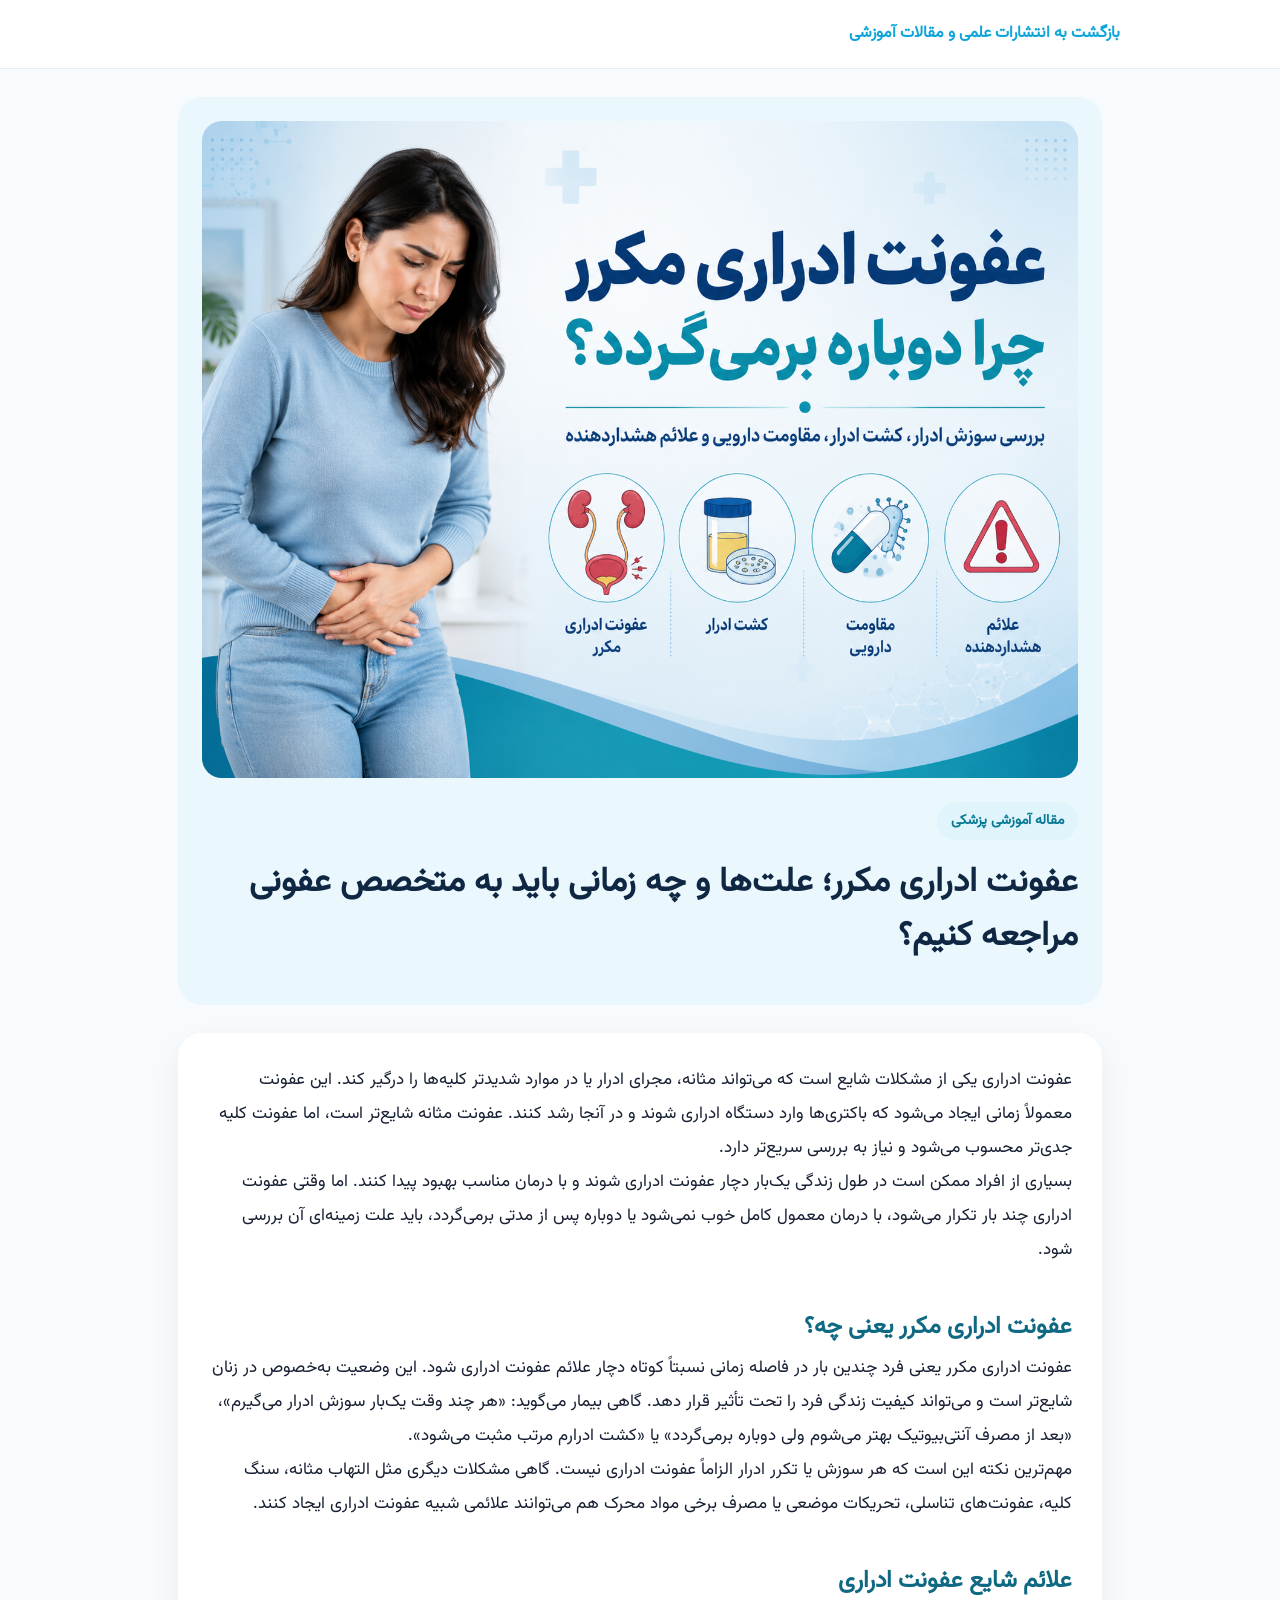
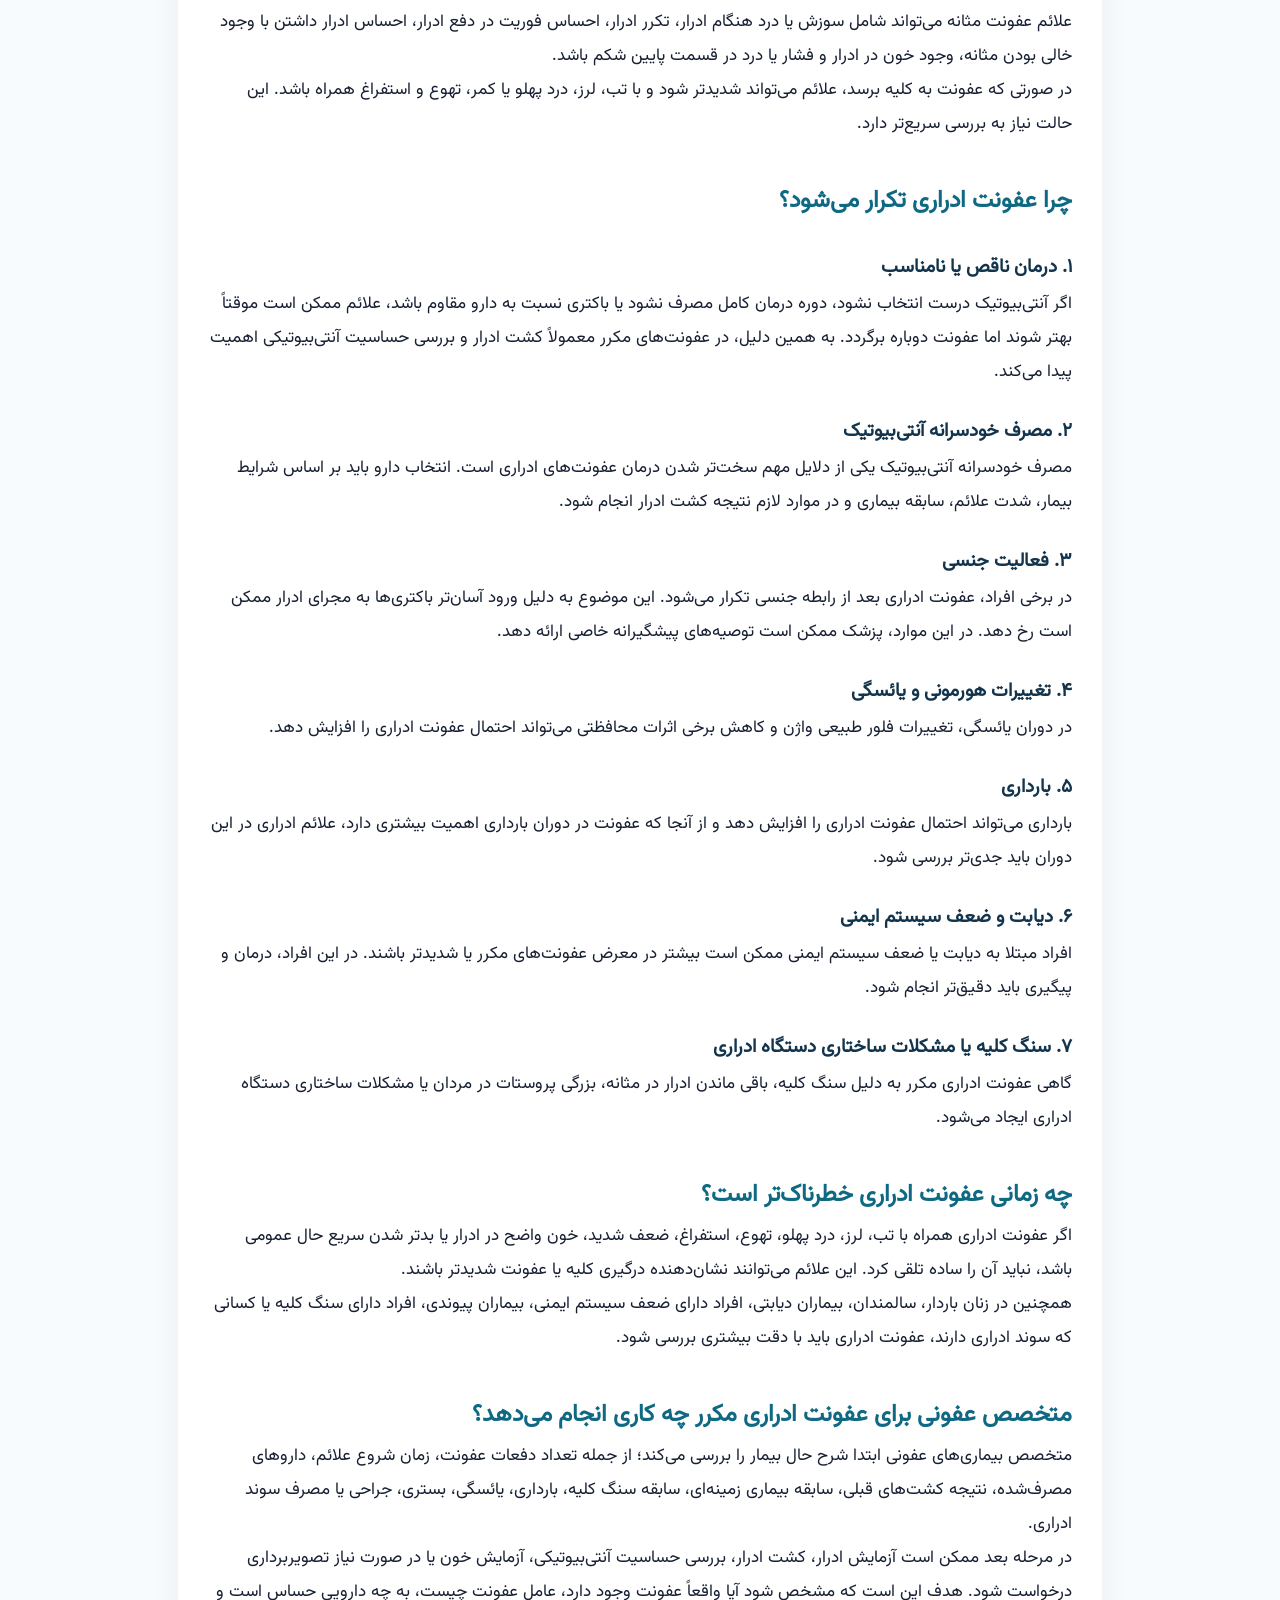
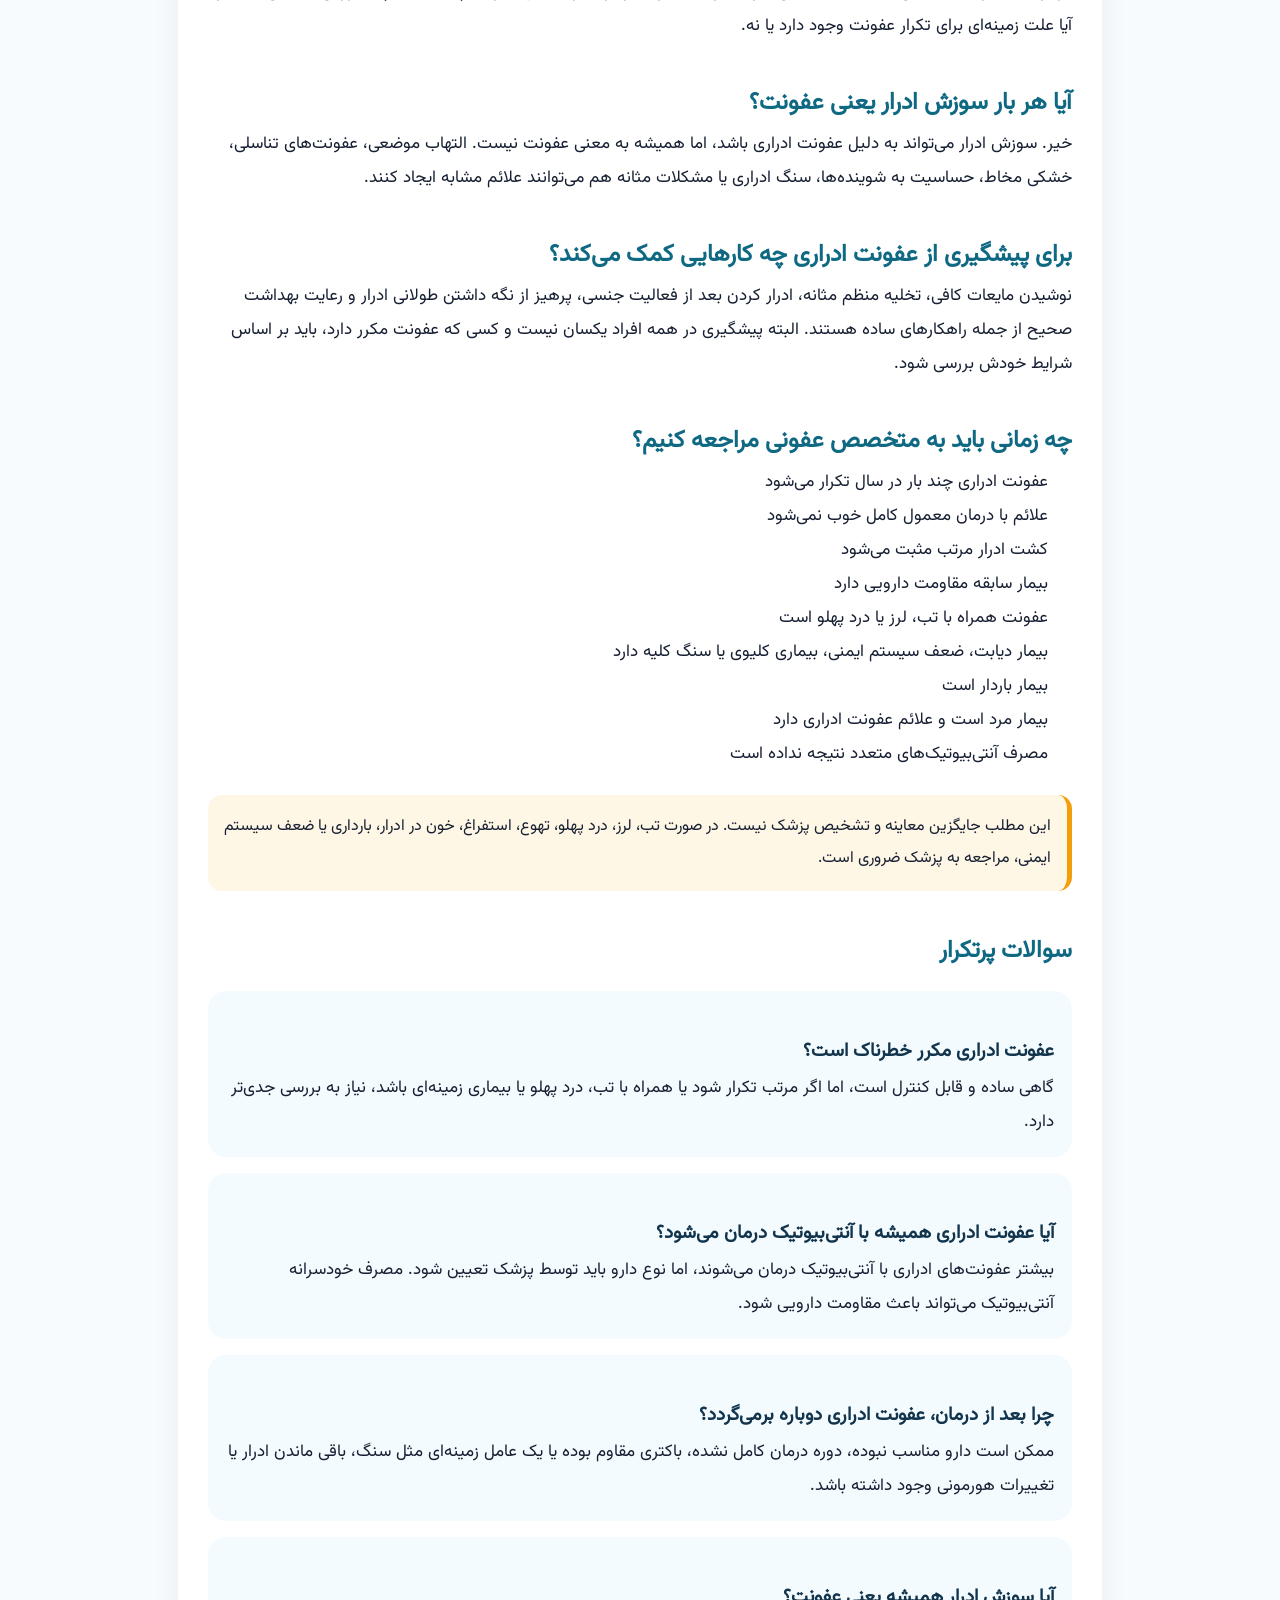
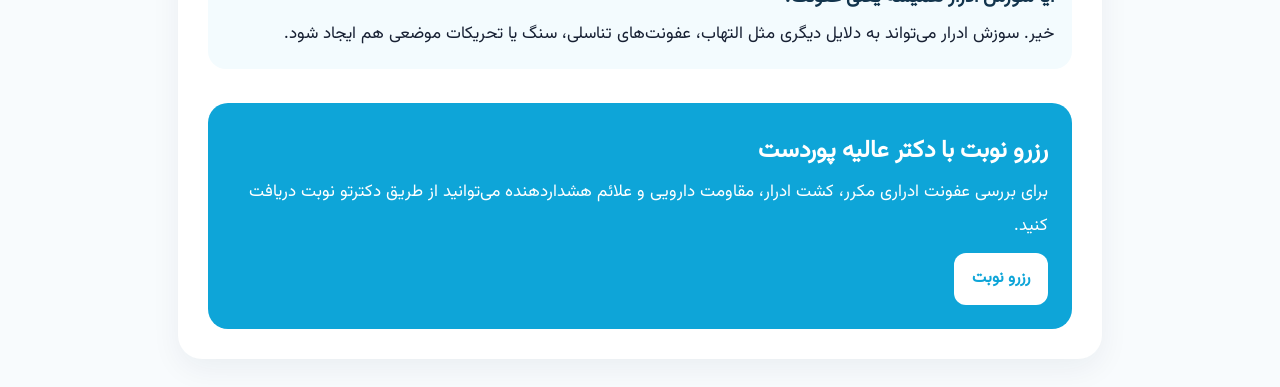
<file: articles/recurrent-urinary-tract-infection.html>
<!DOCTYPE html>
<html lang="fa" dir="rtl">
<head>
  <meta charset="UTF-8" />
  <meta name="viewport" content="width=device-width, initial-scale=1.0" />
  <title>عفونت ادراری مکرر؛ علت‌ها و زمان مراجعه به متخصص عفونی | دکتر عالیه پوردست</title>
  <meta name="description" content="عفونت ادراری مکرر می‌تواند به دلیل درمان ناقص، مقاومت میکروبی، سنگ کلیه یا بیماری زمینه‌ای ایجاد شود. با علت‌ها و زمان مراجعه به متخصص عفونی آشنا شوید." />
  <meta name="keywords" content="عفونت ادراری مکرر, علت عفونت ادراری مکرر, درمان عفونت ادراری, سوزش ادرار, کشت ادرار, متخصص عفونی برای عفونت ادراری" />
  <meta name="author" content="دکتر عالیه پوردست" />
  <meta property="og:title" content="عفونت ادراری مکرر؛ چرا دوباره برمی‌گردد؟" />
  <meta property="og:description" content="بررسی سوزش ادرار، کشت ادرار، مقاومت دارویی و علائم هشداردهنده." />
  <meta property="og:image" content="/images/recurrent-urinary-tract-infection-cover.jpg" />
  <meta property="og:type" content="article" />
  <link rel="stylesheet" href="/assets/index-Cs9Se54A.css" />
  <style>
    body{font-family:Tahoma,Arial,sans-serif;background:#f8fbfd;color:#172033;line-height:2;margin:0}.top{background:#fff;border-bottom:1px solid #e5eef5;padding:18px 20px}.top a{color:#0ea5d8;text-decoration:none;font-weight:700}.wrap{max-width:960px;margin:0 auto;padding:28px 18px}.hero{background:#eaf7fc;border-radius:24px;padding:24px;margin-bottom:28px}.hero img{width:100%;border-radius:20px;display:block;margin-bottom:24px}.badge{display:inline-block;background:#dff5fb;color:#087995;border-radius:999px;padding:5px 14px;font-size:14px;font-weight:700}h1{font-size:34px;line-height:1.6;margin:16px 0;color:#0f2742}h2{font-size:24px;margin-top:36px;color:#0f6982}h3{font-size:19px;margin-top:24px;color:#12344d}p,li{font-size:17px}.article{background:#fff;border-radius:24px;padding:30px;box-shadow:0 10px 30px rgba(15,39,66,.06)}ul{padding-right:24px}.cta{background:#0ea5d8;color:#fff;border-radius:20px;padding:24px;margin-top:34px}.cta a{display:inline-block;background:#fff;color:#0ea5d8;border-radius:12px;padding:10px 18px;text-decoration:none;font-weight:700;margin-top:10px}.note{background:#fff7e6;border-right:5px solid #f59e0b;padding:16px;border-radius:14px;margin:24px 0}.faq{background:#f3fbfe;border-radius:18px;padding:18px;margin-top:16px}@media(max-width:640px){h1{font-size:27px}.article{padding:20px}.wrap{padding:18px 12px}}
  </style>
</head>
<body>
  <div class="top"><div class="wrap" style="padding:0"><a href="/articles">بازگشت به انتشارات علمی و مقالات آموزشی</a></div></div>
  <main class="wrap">
    <section class="hero">
      <img src="/images/recurrent-urinary-tract-infection-cover.jpg" alt="عفونت ادراری مکرر؛ چرا دوباره برمی‌گردد؟" />
      <span class="badge">مقاله آموزشی پزشکی</span>
      <h1>عفونت ادراری مکرر؛ علت‌ها و چه زمانی باید به متخصص عفونی مراجعه کنیم؟</h1>
    </section>

    <article class="article">
      <p>عفونت ادراری یکی از مشکلات شایع است که می‌تواند مثانه، مجرای ادرار یا در موارد شدیدتر کلیه‌ها را درگیر کند. این عفونت معمولاً زمانی ایجاد می‌شود که باکتری‌ها وارد دستگاه ادراری شوند و در آنجا رشد کنند. عفونت مثانه شایع‌تر است، اما عفونت کلیه جدی‌تر محسوب می‌شود و نیاز به بررسی سریع‌تر دارد.</p>
      <p>بسیاری از افراد ممکن است در طول زندگی یک‌بار دچار عفونت ادراری شوند و با درمان مناسب بهبود پیدا کنند. اما وقتی عفونت ادراری چند بار تکرار می‌شود، با درمان معمول کامل خوب نمی‌شود یا دوباره پس از مدتی برمی‌گردد، باید علت زمینه‌ای آن بررسی شود.</p>

      <h2>عفونت ادراری مکرر یعنی چه؟</h2>
      <p>عفونت ادراری مکرر یعنی فرد چندین بار در فاصله زمانی نسبتاً کوتاه دچار علائم عفونت ادراری شود. این وضعیت به‌خصوص در زنان شایع‌تر است و می‌تواند کیفیت زندگی فرد را تحت تأثیر قرار دهد. گاهی بیمار می‌گوید: «هر چند وقت یک‌بار سوزش ادرار می‌گیرم»، «بعد از مصرف آنتی‌بیوتیک بهتر می‌شوم ولی دوباره برمی‌گردد» یا «کشت ادرارم مرتب مثبت می‌شود».</p>
      <p>مهم‌ترین نکته این است که هر سوزش یا تکرر ادرار الزاماً عفونت ادراری نیست. گاهی مشکلات دیگری مثل التهاب مثانه، سنگ کلیه، عفونت‌های تناسلی، تحریکات موضعی یا مصرف برخی مواد محرک هم می‌توانند علائمی شبیه عفونت ادراری ایجاد کنند.</p>

      <h2>علائم شایع عفونت ادراری</h2>
      <p>علائم عفونت مثانه می‌تواند شامل سوزش یا درد هنگام ادرار، تکرر ادرار، احساس فوریت در دفع ادرار، احساس ادرار داشتن با وجود خالی بودن مثانه، وجود خون در ادرار و فشار یا درد در قسمت پایین شکم باشد.</p>
      <p>در صورتی که عفونت به کلیه برسد، علائم می‌تواند شدیدتر شود و با تب، لرز، درد پهلو یا کمر، تهوع و استفراغ همراه باشد. این حالت نیاز به بررسی سریع‌تر دارد.</p>

      <h2>چرا عفونت ادراری تکرار می‌شود؟</h2>
      <h3>۱. درمان ناقص یا نامناسب</h3><p>اگر آنتی‌بیوتیک درست انتخاب نشود، دوره درمان کامل مصرف نشود یا باکتری نسبت به دارو مقاوم باشد، علائم ممکن است موقتاً بهتر شوند اما عفونت دوباره برگردد. به همین دلیل، در عفونت‌های مکرر معمولاً کشت ادرار و بررسی حساسیت آنتی‌بیوتیکی اهمیت پیدا می‌کند.</p>
      <h3>۲. مصرف خودسرانه آنتی‌بیوتیک</h3><p>مصرف خودسرانه آنتی‌بیوتیک یکی از دلایل مهم سخت‌تر شدن درمان عفونت‌های ادراری است. انتخاب دارو باید بر اساس شرایط بیمار، شدت علائم، سابقه بیماری و در موارد لازم نتیجه کشت ادرار انجام شود.</p>
      <h3>۳. فعالیت جنسی</h3><p>در برخی افراد، عفونت ادراری بعد از رابطه جنسی تکرار می‌شود. این موضوع به دلیل ورود آسان‌تر باکتری‌ها به مجرای ادرار ممکن است رخ دهد. در این موارد، پزشک ممکن است توصیه‌های پیشگیرانه خاصی ارائه دهد.</p>
      <h3>۴. تغییرات هورمونی و یائسگی</h3><p>در دوران یائسگی، تغییرات فلور طبیعی واژن و کاهش برخی اثرات محافظتی می‌تواند احتمال عفونت ادراری را افزایش دهد.</p>
      <h3>۵. بارداری</h3><p>بارداری می‌تواند احتمال عفونت ادراری را افزایش دهد و از آنجا که عفونت در دوران بارداری اهمیت بیشتری دارد، علائم ادراری در این دوران باید جدی‌تر بررسی شود.</p>
      <h3>۶. دیابت و ضعف سیستم ایمنی</h3><p>افراد مبتلا به دیابت یا ضعف سیستم ایمنی ممکن است بیشتر در معرض عفونت‌های مکرر یا شدیدتر باشند. در این افراد، درمان و پیگیری باید دقیق‌تر انجام شود.</p>
      <h3>۷. سنگ کلیه یا مشکلات ساختاری دستگاه ادراری</h3><p>گاهی عفونت ادراری مکرر به دلیل سنگ کلیه، باقی ماندن ادرار در مثانه، بزرگی پروستات در مردان یا مشکلات ساختاری دستگاه ادراری ایجاد می‌شود.</p>

      <h2>چه زمانی عفونت ادراری خطرناک‌تر است؟</h2>
      <p>اگر عفونت ادراری همراه با تب، لرز، درد پهلو، تهوع، استفراغ، ضعف شدید، خون واضح در ادرار یا بدتر شدن سریع حال عمومی باشد، نباید آن را ساده تلقی کرد. این علائم می‌توانند نشان‌دهنده درگیری کلیه یا عفونت شدیدتر باشند.</p>
      <p>همچنین در زنان باردار، سالمندان، بیماران دیابتی، افراد دارای ضعف سیستم ایمنی، بیماران پیوندی، افراد دارای سنگ کلیه یا کسانی که سوند ادراری دارند، عفونت ادراری باید با دقت بیشتری بررسی شود.</p>

      <h2>متخصص عفونی برای عفونت ادراری مکرر چه کاری انجام می‌دهد؟</h2>
      <p>متخصص بیماری‌های عفونی ابتدا شرح حال بیمار را بررسی می‌کند؛ از جمله تعداد دفعات عفونت، زمان شروع علائم، داروهای مصرف‌شده، نتیجه کشت‌های قبلی، سابقه بیماری زمینه‌ای، سابقه سنگ کلیه، بارداری، یائسگی، بستری، جراحی یا مصرف سوند ادراری.</p>
      <p>در مرحله بعد ممکن است آزمایش ادرار، کشت ادرار، بررسی حساسیت آنتی‌بیوتیکی، آزمایش خون یا در صورت نیاز تصویربرداری درخواست شود. هدف این است که مشخص شود آیا واقعاً عفونت وجود دارد، عامل عفونت چیست، به چه دارویی حساس است و آیا علت زمینه‌ای برای تکرار عفونت وجود دارد یا نه.</p>

      <h2>آیا هر بار سوزش ادرار یعنی عفونت؟</h2>
      <p>خیر. سوزش ادرار می‌تواند به دلیل عفونت ادراری باشد، اما همیشه به معنی عفونت نیست. التهاب موضعی، عفونت‌های تناسلی، خشکی مخاط، حساسیت به شوینده‌ها، سنگ ادراری یا مشکلات مثانه هم می‌توانند علائم مشابه ایجاد کنند.</p>

      <h2>برای پیشگیری از عفونت ادراری چه کارهایی کمک می‌کند؟</h2>
      <p>نوشیدن مایعات کافی، تخلیه منظم مثانه، ادرار کردن بعد از فعالیت جنسی، پرهیز از نگه داشتن طولانی ادرار و رعایت بهداشت صحیح از جمله راهکارهای ساده هستند. البته پیشگیری در همه افراد یکسان نیست و کسی که عفونت مکرر دارد، باید بر اساس شرایط خودش بررسی شود.</p>

      <h2>چه زمانی باید به متخصص عفونی مراجعه کنیم؟</h2>
      <ul><li>عفونت ادراری چند بار در سال تکرار می‌شود</li><li>علائم با درمان معمول کامل خوب نمی‌شود</li><li>کشت ادرار مرتب مثبت می‌شود</li><li>بیمار سابقه مقاومت دارویی دارد</li><li>عفونت همراه با تب، لرز یا درد پهلو است</li><li>بیمار دیابت، ضعف سیستم ایمنی، بیماری کلیوی یا سنگ کلیه دارد</li><li>بیمار باردار است</li><li>بیمار مرد است و علائم عفونت ادراری دارد</li><li>مصرف آنتی‌بیوتیک‌های متعدد نتیجه نداده است</li></ul>

      <div class="note">این مطلب جایگزین معاینه و تشخیص پزشک نیست. در صورت تب، لرز، درد پهلو، تهوع، استفراغ، خون در ادرار، بارداری یا ضعف سیستم ایمنی، مراجعه به پزشک ضروری است.</div>

      <h2>سوالات پرتکرار</h2>
      <div class="faq"><h3>عفونت ادراری مکرر خطرناک است؟</h3><p>گاهی ساده و قابل کنترل است، اما اگر مرتب تکرار شود یا همراه با تب، درد پهلو یا بیماری زمینه‌ای باشد، نیاز به بررسی جدی‌تر دارد.</p></div>
      <div class="faq"><h3>آیا عفونت ادراری همیشه با آنتی‌بیوتیک درمان می‌شود؟</h3><p>بیشتر عفونت‌های ادراری با آنتی‌بیوتیک درمان می‌شوند، اما نوع دارو باید توسط پزشک تعیین شود. مصرف خودسرانه آنتی‌بیوتیک می‌تواند باعث مقاومت دارویی شود.</p></div>
      <div class="faq"><h3>چرا بعد از درمان، عفونت ادراری دوباره برمی‌گردد؟</h3><p>ممکن است دارو مناسب نبوده، دوره درمان کامل نشده، باکتری مقاوم بوده یا یک عامل زمینه‌ای مثل سنگ، باقی ماندن ادرار یا تغییرات هورمونی وجود داشته باشد.</p></div>
      <div class="faq"><h3>آیا سوزش ادرار همیشه یعنی عفونت؟</h3><p>خیر. سوزش ادرار می‌تواند به دلایل دیگری مثل التهاب، عفونت‌های تناسلی، سنگ یا تحریکات موضعی هم ایجاد شود.</p></div>

      <section class="cta"><h2 style="color:#fff;margin-top:0">رزرو نوبت با دکتر عالیه پوردست</h2><p>برای بررسی عفونت ادراری مکرر، کشت ادرار، مقاومت دارویی و علائم هشداردهنده می‌توانید از طریق دکترتو نوبت دریافت کنید.</p><a href="https://doctoreto.com/doctor/dr-aaliye-pour-dast/GDwmaq" target="_blank" rel="noopener noreferrer">رزرو نوبت</a></section>
    </article>
  </main>
</body>
</html>
</file>
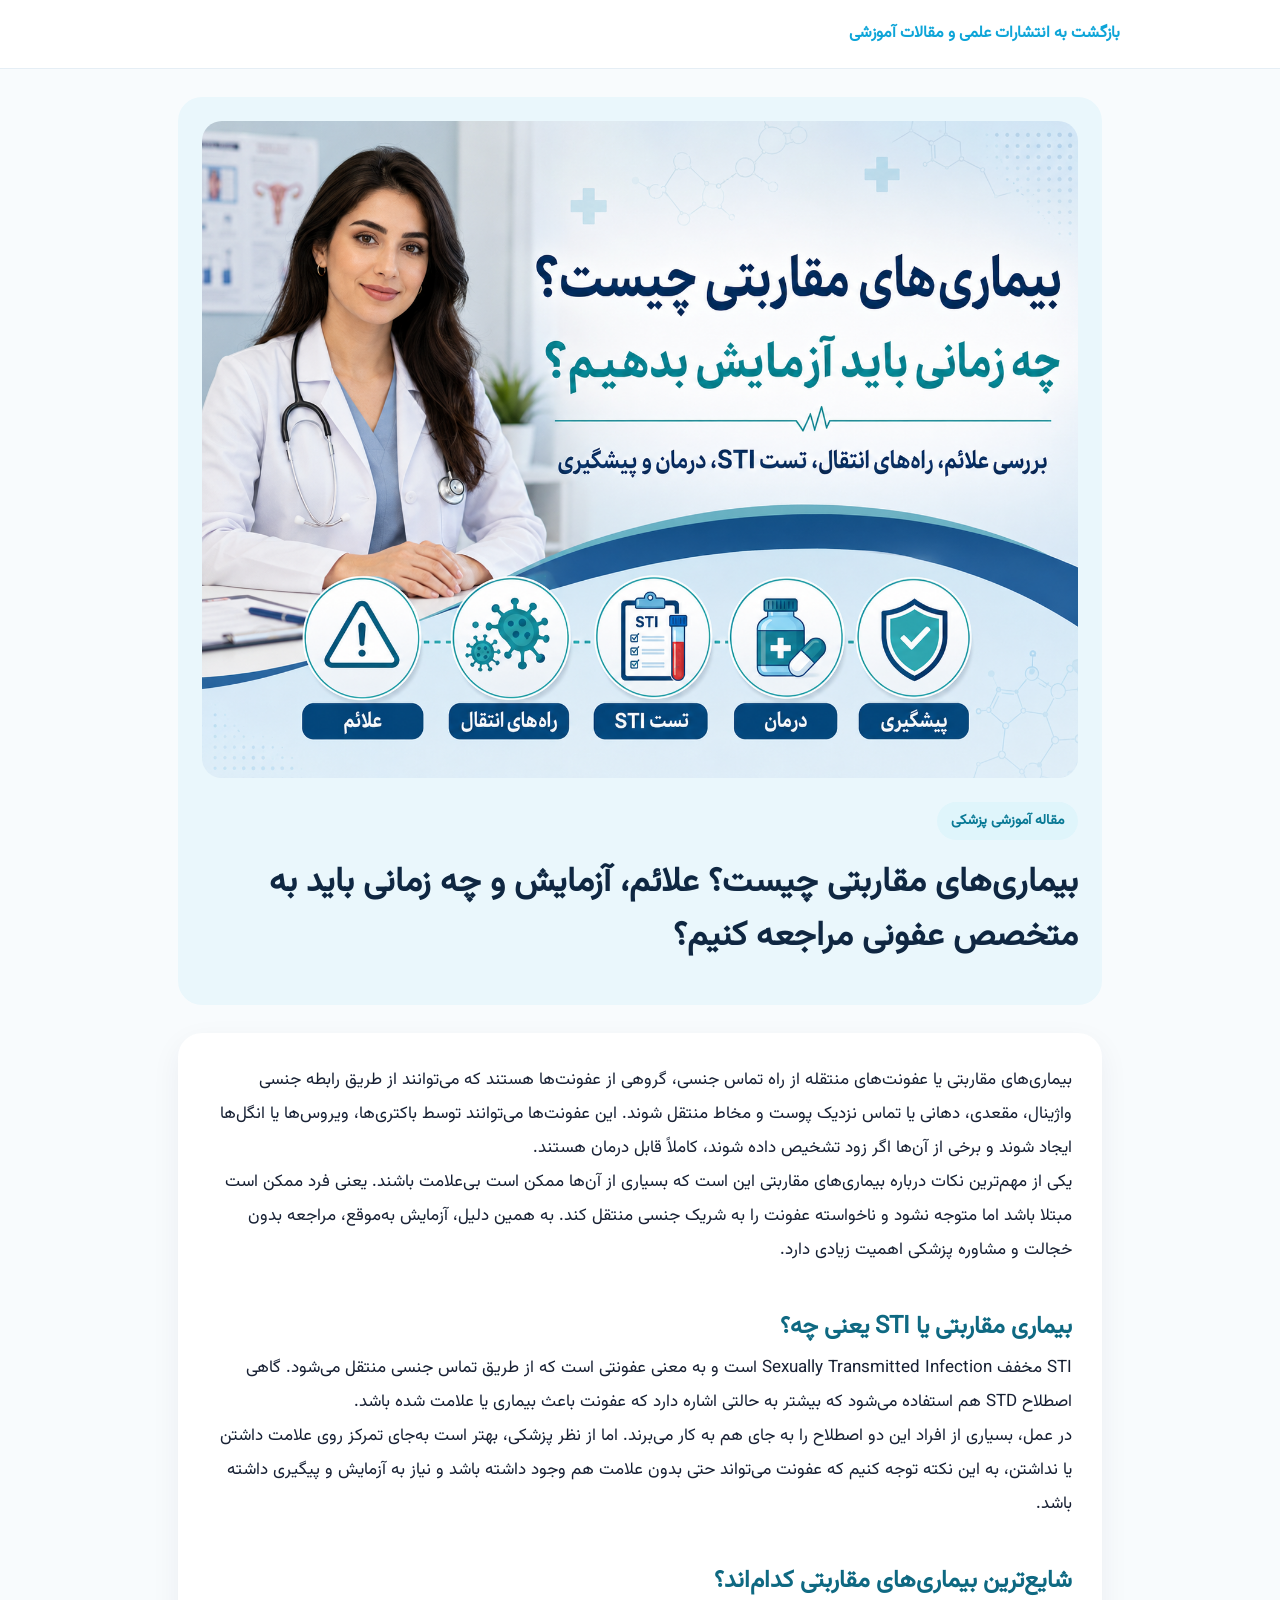
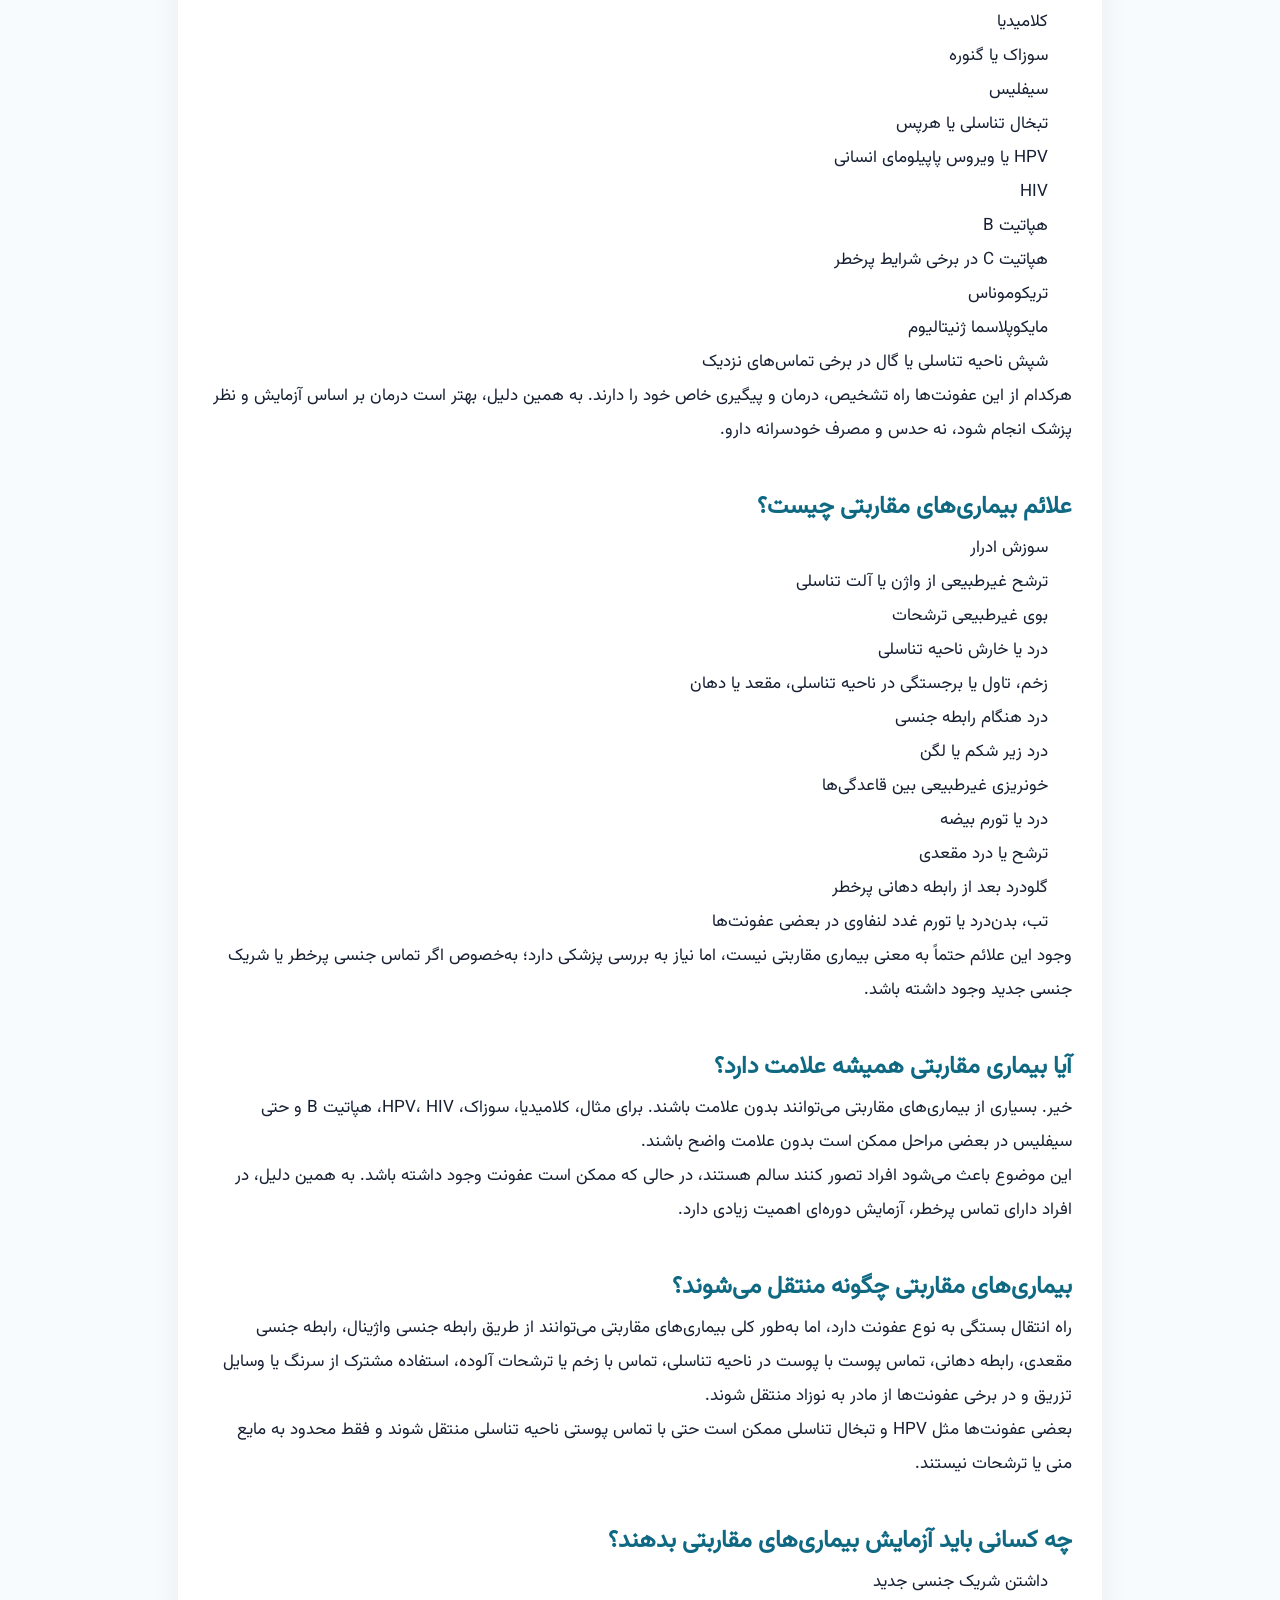
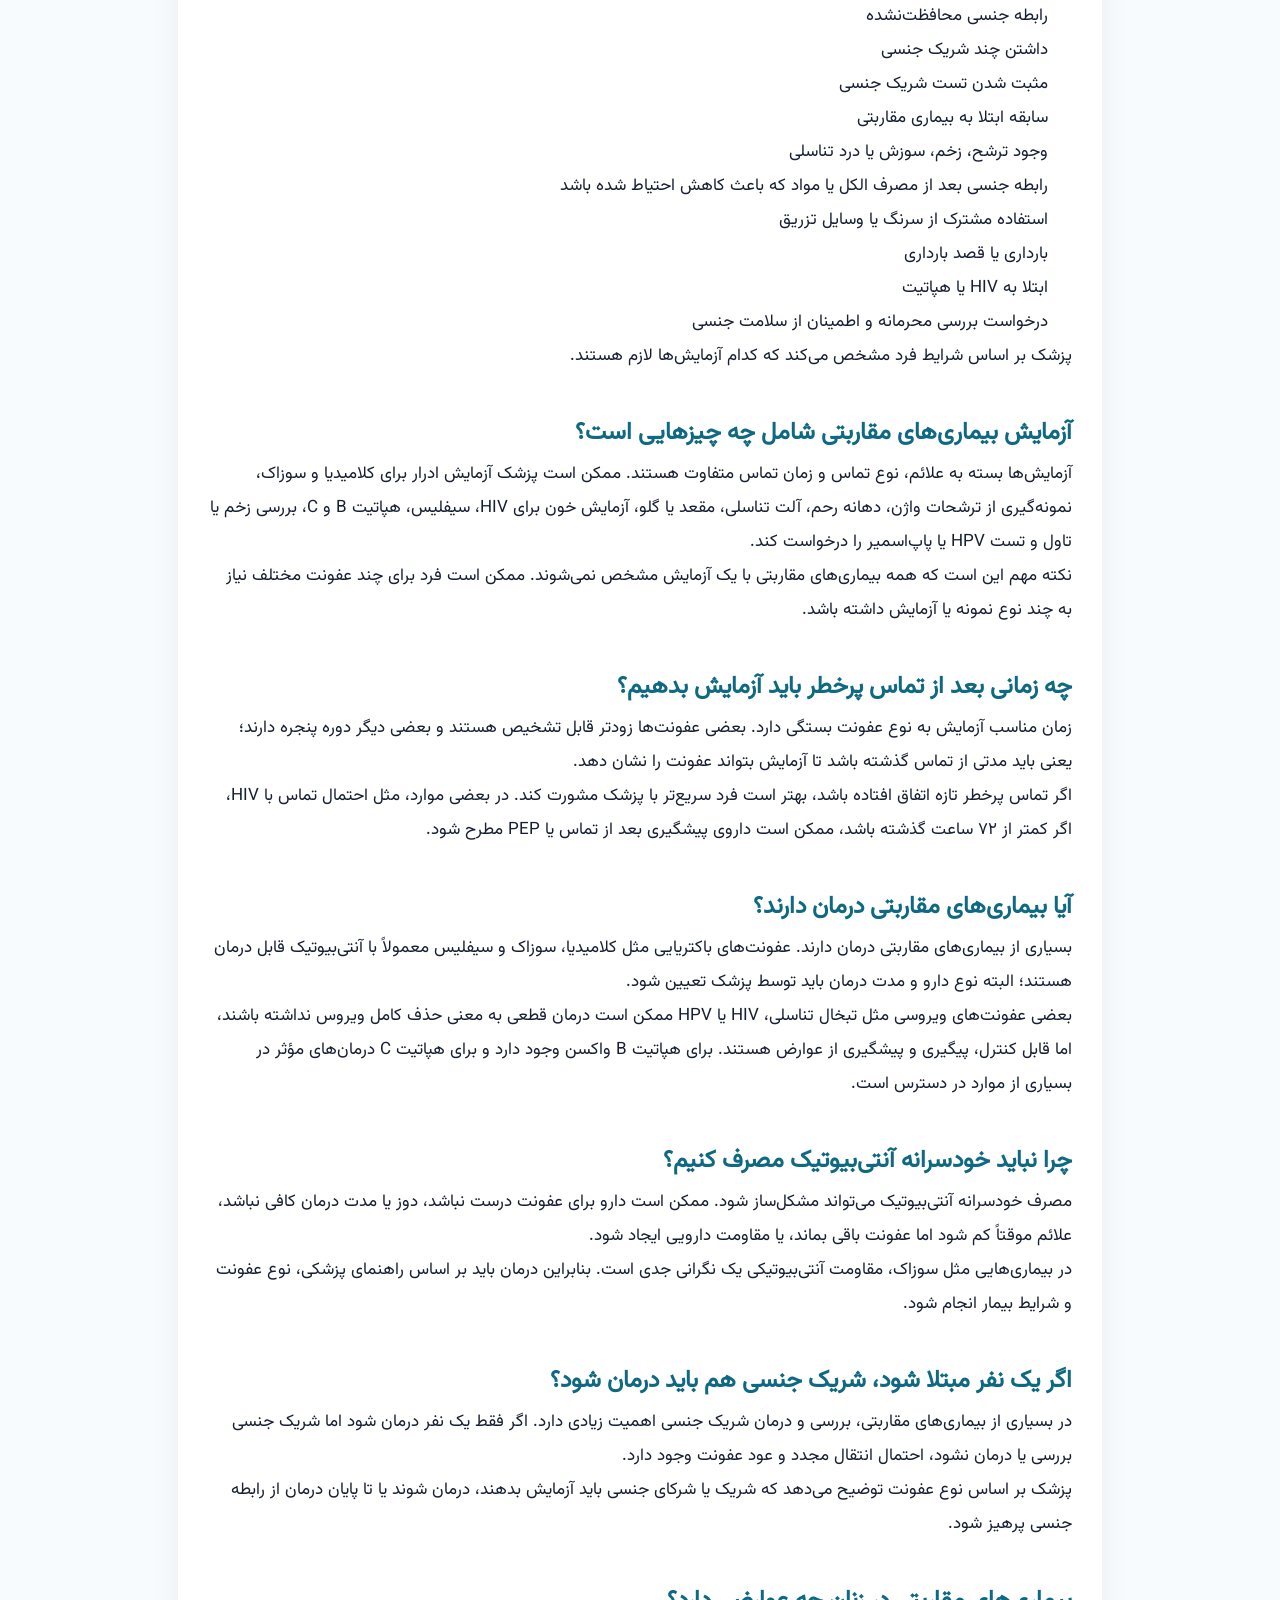
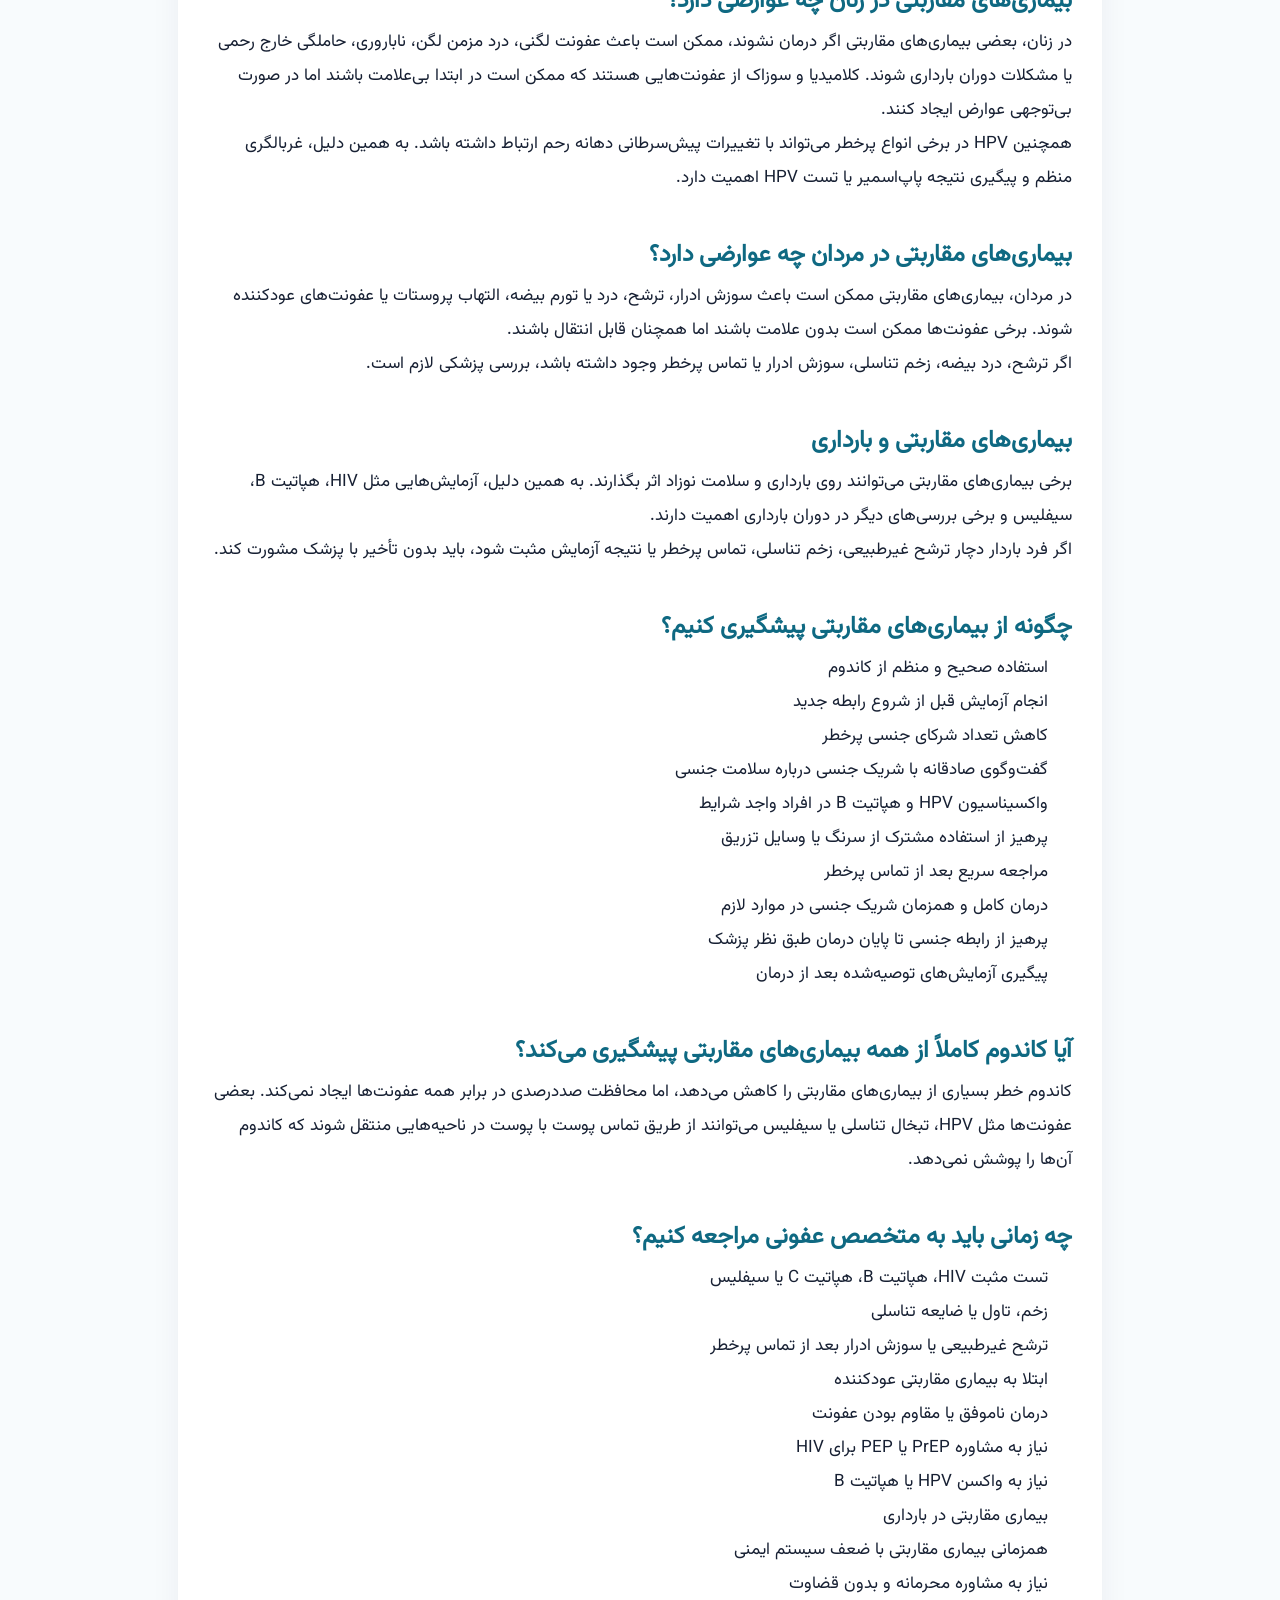
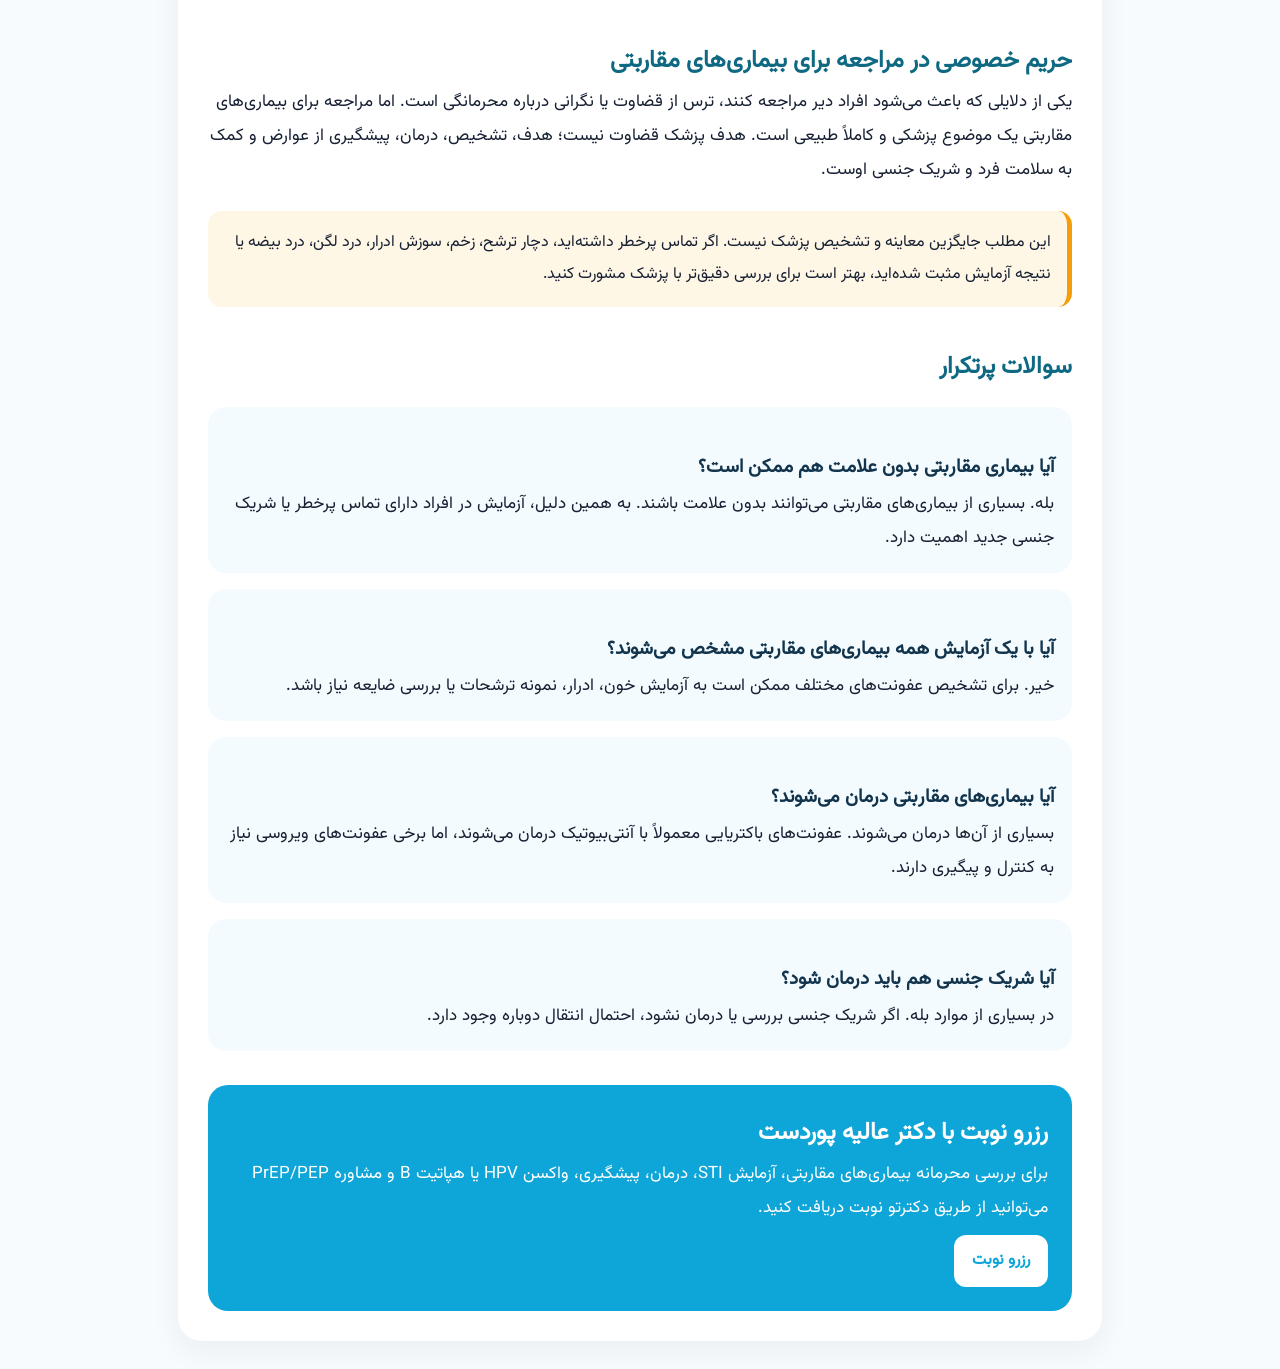
<file: articles/sexually-transmitted-infections-testing-treatment.html>
<!DOCTYPE html>
<html lang="fa" dir="rtl">
<head>
  <meta charset="UTF-8" />
  <meta name="viewport" content="width=device-width, initial-scale=1.0" />
  <title>بیماری‌های مقاربتی چیست؟ علائم، آزمایش و چه زمانی باید به متخصص عفونی مراجعه کنیم؟ | دکتر عالیه پوردست</title>
  <meta name="description" content="بیماری‌های مقاربتی ممکن است بدون علامت باشند اما قابل تشخیص و درمان‌اند. با علائم STI، آزمایش بیماری‌های مقاربتی، راه‌های انتقال، درمان، پیشگیری و زمان مراجعه به متخصص عفونی آشنا شوید." />
  <meta name="keywords" content="بیماری مقاربتی, عفونت مقاربتی, STI, STD, آزمایش بیماری مقاربتی, سوزاک, کلامیدیا, سیفلیس, تبخال تناسلی, متخصص عفونی STI" />
  <meta name="author" content="دکتر عالیه پوردست" />
  <meta property="og:title" content="بیماری‌های مقاربتی چیست؟ علائم، آزمایش و چه زمانی باید به متخصص عفونی مراجعه کنیم؟" />
  <meta property="og:description" content="بررسی علائم، راه‌های انتقال، تست STI، درمان و پیشگیری." />
  <meta property="og:image" content="/images/sexually-transmitted-infections-testing-treatment-cover.jpg" />
  <meta property="og:type" content="article" />
  <link rel="stylesheet" href="/assets/index-Cs9Se54A.css" />
  <style>
    body{font-family:Tahoma,Arial,sans-serif;background:#f8fbfd;color:#172033;line-height:2;margin:0}.top{background:#fff;border-bottom:1px solid #e5eef5;padding:18px 20px}.top a{color:#0ea5d8;text-decoration:none;font-weight:700}.wrap{max-width:960px;margin:0 auto;padding:28px 18px}.hero{background:#eaf7fc;border-radius:24px;padding:24px;margin-bottom:28px}.hero img{width:100%;border-radius:20px;display:block;margin-bottom:24px}.badge{display:inline-block;background:#dff5fb;color:#087995;border-radius:999px;padding:5px 14px;font-size:14px;font-weight:700}h1{font-size:34px;line-height:1.6;margin:16px 0;color:#0f2742}h2{font-size:24px;margin-top:36px;color:#0f6982}h3{font-size:19px;margin-top:24px;color:#12344d}p,li{font-size:17px}.article{background:#fff;border-radius:24px;padding:30px;box-shadow:0 10px 30px rgba(15,39,66,.06)}ul{padding-right:24px}.cta{background:#0ea5d8;color:#fff;border-radius:20px;padding:24px;margin-top:34px}.cta a{display:inline-block;background:#fff;color:#0ea5d8;border-radius:12px;padding:10px 18px;text-decoration:none;font-weight:700;margin-top:10px}.note{background:#fff7e6;border-right:5px solid #f59e0b;padding:16px;border-radius:14px;margin:24px 0}.faq{background:#f3fbfe;border-radius:18px;padding:18px;margin-top:16px}@media(max-width:640px){h1{font-size:27px}.article{padding:20px}.wrap{padding:18px 12px}}
  </style>
</head>
<body>
  <div class="top"><div class="wrap" style="padding:0"><a href="/articles">بازگشت به انتشارات علمی و مقالات آموزشی</a></div></div>
  <main class="wrap">
    <section class="hero">
      <img src="/images/sexually-transmitted-infections-testing-treatment-cover.jpg" alt="بیماری‌های مقاربتی چیست" />
      <span class="badge">مقاله آموزشی پزشکی</span>
      <h1>بیماری‌های مقاربتی چیست؟ علائم، آزمایش و چه زمانی باید به متخصص عفونی مراجعه کنیم؟</h1>
    </section>

    <article class="article">
      <p>بیماری‌های مقاربتی یا عفونت‌های منتقله از راه تماس جنسی، گروهی از عفونت‌ها هستند که می‌توانند از طریق رابطه جنسی واژینال، مقعدی، دهانی یا تماس نزدیک پوست و مخاط منتقل شوند. این عفونت‌ها می‌توانند توسط باکتری‌ها، ویروس‌ها یا انگل‌ها ایجاد شوند و برخی از آن‌ها اگر زود تشخیص داده شوند، کاملاً قابل درمان هستند.</p>
      <p>یکی از مهم‌ترین نکات درباره بیماری‌های مقاربتی این است که بسیاری از آن‌ها ممکن است بی‌علامت باشند. یعنی فرد ممکن است مبتلا باشد اما متوجه نشود و ناخواسته عفونت را به شریک جنسی منتقل کند. به همین دلیل، آزمایش به‌موقع، مراجعه بدون خجالت و مشاوره پزشکی اهمیت زیادی دارد.</p>

      <h2>بیماری مقاربتی یا STI یعنی چه؟</h2>
      <p>STI مخفف Sexually Transmitted Infection است و به معنی عفونتی است که از طریق تماس جنسی منتقل می‌شود. گاهی اصطلاح STD هم استفاده می‌شود که بیشتر به حالتی اشاره دارد که عفونت باعث بیماری یا علامت شده باشد.</p>
      <p>در عمل، بسیاری از افراد این دو اصطلاح را به جای هم به کار می‌برند. اما از نظر پزشکی، بهتر است به‌جای تمرکز روی علامت داشتن یا نداشتن، به این نکته توجه کنیم که عفونت می‌تواند حتی بدون علامت هم وجود داشته باشد و نیاز به آزمایش و پیگیری داشته باشد.</p>

      <h2>شایع‌ترین بیماری‌های مقاربتی کدام‌اند؟</h2>
      <ul><li>کلامیدیا</li><li>سوزاک یا گنوره</li><li>سیفلیس</li><li>تبخال تناسلی یا هرپس</li><li>HPV یا ویروس پاپیلومای انسانی</li><li>HIV</li><li>هپاتیت B</li><li>هپاتیت C در برخی شرایط پرخطر</li><li>تریکوموناس</li><li>مایکوپلاسما ژنیتالیوم</li><li>شپش ناحیه تناسلی یا گال در برخی تماس‌های نزدیک</li></ul>
      <p>هرکدام از این عفونت‌ها راه تشخیص، درمان و پیگیری خاص خود را دارند. به همین دلیل، بهتر است درمان بر اساس آزمایش و نظر پزشک انجام شود، نه حدس و مصرف خودسرانه دارو.</p>

      <h2>علائم بیماری‌های مقاربتی چیست؟</h2>
      <ul><li>سوزش ادرار</li><li>ترشح غیرطبیعی از واژن یا آلت تناسلی</li><li>بوی غیرطبیعی ترشحات</li><li>درد یا خارش ناحیه تناسلی</li><li>زخم، تاول یا برجستگی در ناحیه تناسلی، مقعد یا دهان</li><li>درد هنگام رابطه جنسی</li><li>درد زیر شکم یا لگن</li><li>خونریزی غیرطبیعی بین قاعدگی‌ها</li><li>درد یا تورم بیضه</li><li>ترشح یا درد مقعدی</li><li>گلودرد بعد از رابطه دهانی پرخطر</li><li>تب، بدن‌درد یا تورم غدد لنفاوی در بعضی عفونت‌ها</li></ul>
      <p>وجود این علائم حتماً به معنی بیماری مقاربتی نیست، اما نیاز به بررسی پزشکی دارد؛ به‌خصوص اگر تماس جنسی پرخطر یا شریک جنسی جدید وجود داشته باشد.</p>

      <h2>آیا بیماری مقاربتی همیشه علامت دارد؟</h2>
      <p>خیر. بسیاری از بیماری‌های مقاربتی می‌توانند بدون علامت باشند. برای مثال، کلامیدیا، سوزاک، HPV، HIV، هپاتیت B و حتی سیفلیس در بعضی مراحل ممکن است بدون علامت واضح باشند.</p>
      <p>این موضوع باعث می‌شود افراد تصور کنند سالم هستند، در حالی که ممکن است عفونت وجود داشته باشد. به همین دلیل، در افراد دارای تماس پرخطر، آزمایش دوره‌ای اهمیت زیادی دارد.</p>

      <h2>بیماری‌های مقاربتی چگونه منتقل می‌شوند؟</h2>
      <p>راه انتقال بستگی به نوع عفونت دارد، اما به‌طور کلی بیماری‌های مقاربتی می‌توانند از طریق رابطه جنسی واژینال، رابطه جنسی مقعدی، رابطه دهانی، تماس پوست با پوست در ناحیه تناسلی، تماس با زخم یا ترشحات آلوده، استفاده مشترک از سرنگ یا وسایل تزریق و در برخی عفونت‌ها از مادر به نوزاد منتقل شوند.</p>
      <p>بعضی عفونت‌ها مثل HPV و تبخال تناسلی ممکن است حتی با تماس پوستی ناحیه تناسلی منتقل شوند و فقط محدود به مایع منی یا ترشحات نیستند.</p>

      <h2>چه کسانی باید آزمایش بیماری‌های مقاربتی بدهند؟</h2>
      <ul><li>داشتن شریک جنسی جدید</li><li>رابطه جنسی محافظت‌نشده</li><li>داشتن چند شریک جنسی</li><li>مثبت شدن تست شریک جنسی</li><li>سابقه ابتلا به بیماری مقاربتی</li><li>وجود ترشح، زخم، سوزش یا درد تناسلی</li><li>رابطه جنسی بعد از مصرف الکل یا مواد که باعث کاهش احتیاط شده باشد</li><li>استفاده مشترک از سرنگ یا وسایل تزریق</li><li>بارداری یا قصد بارداری</li><li>ابتلا به HIV یا هپاتیت</li><li>درخواست بررسی محرمانه و اطمینان از سلامت جنسی</li></ul>
      <p>پزشک بر اساس شرایط فرد مشخص می‌کند که کدام آزمایش‌ها لازم هستند.</p>

      <h2>آزمایش بیماری‌های مقاربتی شامل چه چیزهایی است؟</h2>
      <p>آزمایش‌ها بسته به علائم، نوع تماس و زمان تماس متفاوت هستند. ممکن است پزشک آزمایش ادرار برای کلامیدیا و سوزاک، نمونه‌گیری از ترشحات واژن، دهانه رحم، آلت تناسلی، مقعد یا گلو، آزمایش خون برای HIV، سیفلیس، هپاتیت B و C، بررسی زخم یا تاول و تست HPV یا پاپ‌اسمیر را درخواست کند.</p>
      <p>نکته مهم این است که همه بیماری‌های مقاربتی با یک آزمایش مشخص نمی‌شوند. ممکن است فرد برای چند عفونت مختلف نیاز به چند نوع نمونه یا آزمایش داشته باشد.</p>

      <h2>چه زمانی بعد از تماس پرخطر باید آزمایش بدهیم؟</h2>
      <p>زمان مناسب آزمایش به نوع عفونت بستگی دارد. بعضی عفونت‌ها زودتر قابل تشخیص هستند و بعضی دیگر دوره پنجره دارند؛ یعنی باید مدتی از تماس گذشته باشد تا آزمایش بتواند عفونت را نشان دهد.</p>
      <p>اگر تماس پرخطر تازه اتفاق افتاده باشد، بهتر است فرد سریع‌تر با پزشک مشورت کند. در بعضی موارد، مثل احتمال تماس با HIV، اگر کمتر از ۷۲ ساعت گذشته باشد، ممکن است داروی پیشگیری بعد از تماس یا PEP مطرح شود.</p>

      <h2>آیا بیماری‌های مقاربتی درمان دارند؟</h2>
      <p>بسیاری از بیماری‌های مقاربتی درمان دارند. عفونت‌های باکتریایی مثل کلامیدیا، سوزاک و سیفلیس معمولاً با آنتی‌بیوتیک قابل درمان هستند؛ البته نوع دارو و مدت درمان باید توسط پزشک تعیین شود.</p>
      <p>بعضی عفونت‌های ویروسی مثل تبخال تناسلی، HIV یا HPV ممکن است درمان قطعی به معنی حذف کامل ویروس نداشته باشند، اما قابل کنترل، پیگیری و پیشگیری از عوارض هستند. برای هپاتیت B واکسن وجود دارد و برای هپاتیت C درمان‌های مؤثر در بسیاری از موارد در دسترس است.</p>

      <h2>چرا نباید خودسرانه آنتی‌بیوتیک مصرف کنیم؟</h2>
      <p>مصرف خودسرانه آنتی‌بیوتیک می‌تواند مشکل‌ساز شود. ممکن است دارو برای عفونت درست نباشد، دوز یا مدت درمان کافی نباشد، علائم موقتاً کم شود اما عفونت باقی بماند، یا مقاومت دارویی ایجاد شود.</p>
      <p>در بیماری‌هایی مثل سوزاک، مقاومت آنتی‌بیوتیکی یک نگرانی جدی است. بنابراین درمان باید بر اساس راهنمای پزشکی، نوع عفونت و شرایط بیمار انجام شود.</p>

      <h2>اگر یک نفر مبتلا شود، شریک جنسی هم باید درمان شود؟</h2>
      <p>در بسیاری از بیماری‌های مقاربتی، بررسی و درمان شریک جنسی اهمیت زیادی دارد. اگر فقط یک نفر درمان شود اما شریک جنسی بررسی یا درمان نشود، احتمال انتقال مجدد و عود عفونت وجود دارد.</p>
      <p>پزشک بر اساس نوع عفونت توضیح می‌دهد که شریک یا شرکای جنسی باید آزمایش بدهند، درمان شوند یا تا پایان درمان از رابطه جنسی پرهیز شود.</p>

      <h2>بیماری‌های مقاربتی در زنان چه عوارضی دارد؟</h2>
      <p>در زنان، بعضی بیماری‌های مقاربتی اگر درمان نشوند، ممکن است باعث عفونت لگنی، درد مزمن لگن، ناباروری، حاملگی خارج رحمی یا مشکلات دوران بارداری شوند. کلامیدیا و سوزاک از عفونت‌هایی هستند که ممکن است در ابتدا بی‌علامت باشند اما در صورت بی‌توجهی عوارض ایجاد کنند.</p>
      <p>همچنین HPV در برخی انواع پرخطر می‌تواند با تغییرات پیش‌سرطانی دهانه رحم ارتباط داشته باشد. به همین دلیل، غربالگری منظم و پیگیری نتیجه پاپ‌اسمیر یا تست HPV اهمیت دارد.</p>

      <h2>بیماری‌های مقاربتی در مردان چه عوارضی دارد؟</h2>
      <p>در مردان، بیماری‌های مقاربتی ممکن است باعث سوزش ادرار، ترشح، درد یا تورم بیضه، التهاب پروستات یا عفونت‌های عودکننده شوند. برخی عفونت‌ها ممکن است بدون علامت باشند اما همچنان قابل انتقال باشند.</p>
      <p>اگر ترشح، درد بیضه، زخم تناسلی، سوزش ادرار یا تماس پرخطر وجود داشته باشد، بررسی پزشکی لازم است.</p>

      <h2>بیماری‌های مقاربتی و بارداری</h2>
      <p>برخی بیماری‌های مقاربتی می‌توانند روی بارداری و سلامت نوزاد اثر بگذارند. به همین دلیل، آزمایش‌هایی مثل HIV، هپاتیت B، سیفلیس و برخی بررسی‌های دیگر در دوران بارداری اهمیت دارند.</p>
      <p>اگر فرد باردار دچار ترشح غیرطبیعی، زخم تناسلی، تماس پرخطر یا نتیجه آزمایش مثبت شود، باید بدون تأخیر با پزشک مشورت کند.</p>

      <h2>چگونه از بیماری‌های مقاربتی پیشگیری کنیم؟</h2>
      <ul><li>استفاده صحیح و منظم از کاندوم</li><li>انجام آزمایش قبل از شروع رابطه جدید</li><li>کاهش تعداد شرکای جنسی پرخطر</li><li>گفت‌وگوی صادقانه با شریک جنسی درباره سلامت جنسی</li><li>واکسیناسیون HPV و هپاتیت B در افراد واجد شرایط</li><li>پرهیز از استفاده مشترک از سرنگ یا وسایل تزریق</li><li>مراجعه سریع بعد از تماس پرخطر</li><li>درمان کامل و همزمان شریک جنسی در موارد لازم</li><li>پرهیز از رابطه جنسی تا پایان درمان طبق نظر پزشک</li><li>پیگیری آزمایش‌های توصیه‌شده بعد از درمان</li></ul>

      <h2>آیا کاندوم کاملاً از همه بیماری‌های مقاربتی پیشگیری می‌کند؟</h2>
      <p>کاندوم خطر بسیاری از بیماری‌های مقاربتی را کاهش می‌دهد، اما محافظت صددرصدی در برابر همه عفونت‌ها ایجاد نمی‌کند. بعضی عفونت‌ها مثل HPV، تبخال تناسلی یا سیفلیس می‌توانند از طریق تماس پوست با پوست در ناحیه‌هایی منتقل شوند که کاندوم آن‌ها را پوشش نمی‌دهد.</p>

      <h2>چه زمانی باید به متخصص عفونی مراجعه کنیم؟</h2>
      <ul><li>تست مثبت HIV، هپاتیت B، هپاتیت C یا سیفلیس</li><li>زخم، تاول یا ضایعه تناسلی</li><li>ترشح غیرطبیعی یا سوزش ادرار بعد از تماس پرخطر</li><li>ابتلا به بیماری مقاربتی عودکننده</li><li>درمان ناموفق یا مقاوم بودن عفونت</li><li>نیاز به مشاوره PrEP یا PEP برای HIV</li><li>نیاز به واکسن HPV یا هپاتیت B</li><li>بیماری مقاربتی در بارداری</li><li>همزمانی بیماری مقاربتی با ضعف سیستم ایمنی</li><li>نیاز به مشاوره محرمانه و بدون قضاوت</li></ul>

      <h2>حریم خصوصی در مراجعه برای بیماری‌های مقاربتی</h2>
      <p>یکی از دلایلی که باعث می‌شود افراد دیر مراجعه کنند، ترس از قضاوت یا نگرانی درباره محرمانگی است. اما مراجعه برای بیماری‌های مقاربتی یک موضوع پزشکی و کاملاً طبیعی است. هدف پزشک قضاوت نیست؛ هدف، تشخیص، درمان، پیشگیری از عوارض و کمک به سلامت فرد و شریک جنسی اوست.</p>

      <div class="note">این مطلب جایگزین معاینه و تشخیص پزشک نیست. اگر تماس پرخطر داشته‌اید، دچار ترشح، زخم، سوزش ادرار، درد لگن، درد بیضه یا نتیجه آزمایش مثبت شده‌اید، بهتر است برای بررسی دقیق‌تر با پزشک مشورت کنید.</div>

      <h2>سوالات پرتکرار</h2>
      <div class="faq"><h3>آیا بیماری مقاربتی بدون علامت هم ممکن است؟</h3><p>بله. بسیاری از بیماری‌های مقاربتی می‌توانند بدون علامت باشند. به همین دلیل، آزمایش در افراد دارای تماس پرخطر یا شریک جنسی جدید اهمیت دارد.</p></div>
      <div class="faq"><h3>آیا با یک آزمایش همه بیماری‌های مقاربتی مشخص می‌شوند؟</h3><p>خیر. برای تشخیص عفونت‌های مختلف ممکن است به آزمایش خون، ادرار، نمونه ترشحات یا بررسی ضایعه نیاز باشد.</p></div>
      <div class="faq"><h3>آیا بیماری‌های مقاربتی درمان می‌شوند؟</h3><p>بسیاری از آن‌ها درمان می‌شوند. عفونت‌های باکتریایی معمولاً با آنتی‌بیوتیک درمان می‌شوند، اما برخی عفونت‌های ویروسی نیاز به کنترل و پیگیری دارند.</p></div>
      <div class="faq"><h3>آیا شریک جنسی هم باید درمان شود؟</h3><p>در بسیاری از موارد بله. اگر شریک جنسی بررسی یا درمان نشود، احتمال انتقال دوباره وجود دارد.</p></div>

      <section class="cta"><h2 style="color:#fff;margin-top:0">رزرو نوبت با دکتر عالیه پوردست</h2><p>برای بررسی محرمانه بیماری‌های مقاربتی، آزمایش STI، درمان، پیشگیری، واکسن HPV یا هپاتیت B و مشاوره PrEP/PEP می‌توانید از طریق دکترتو نوبت دریافت کنید.</p><a href="https://doctoreto.com/doctor/dr-aaliye-pour-dast/GDwmaq" target="_blank" rel="noopener noreferrer">رزرو نوبت</a></section>
    </article>
  </main>
</body>
</html>
</file>
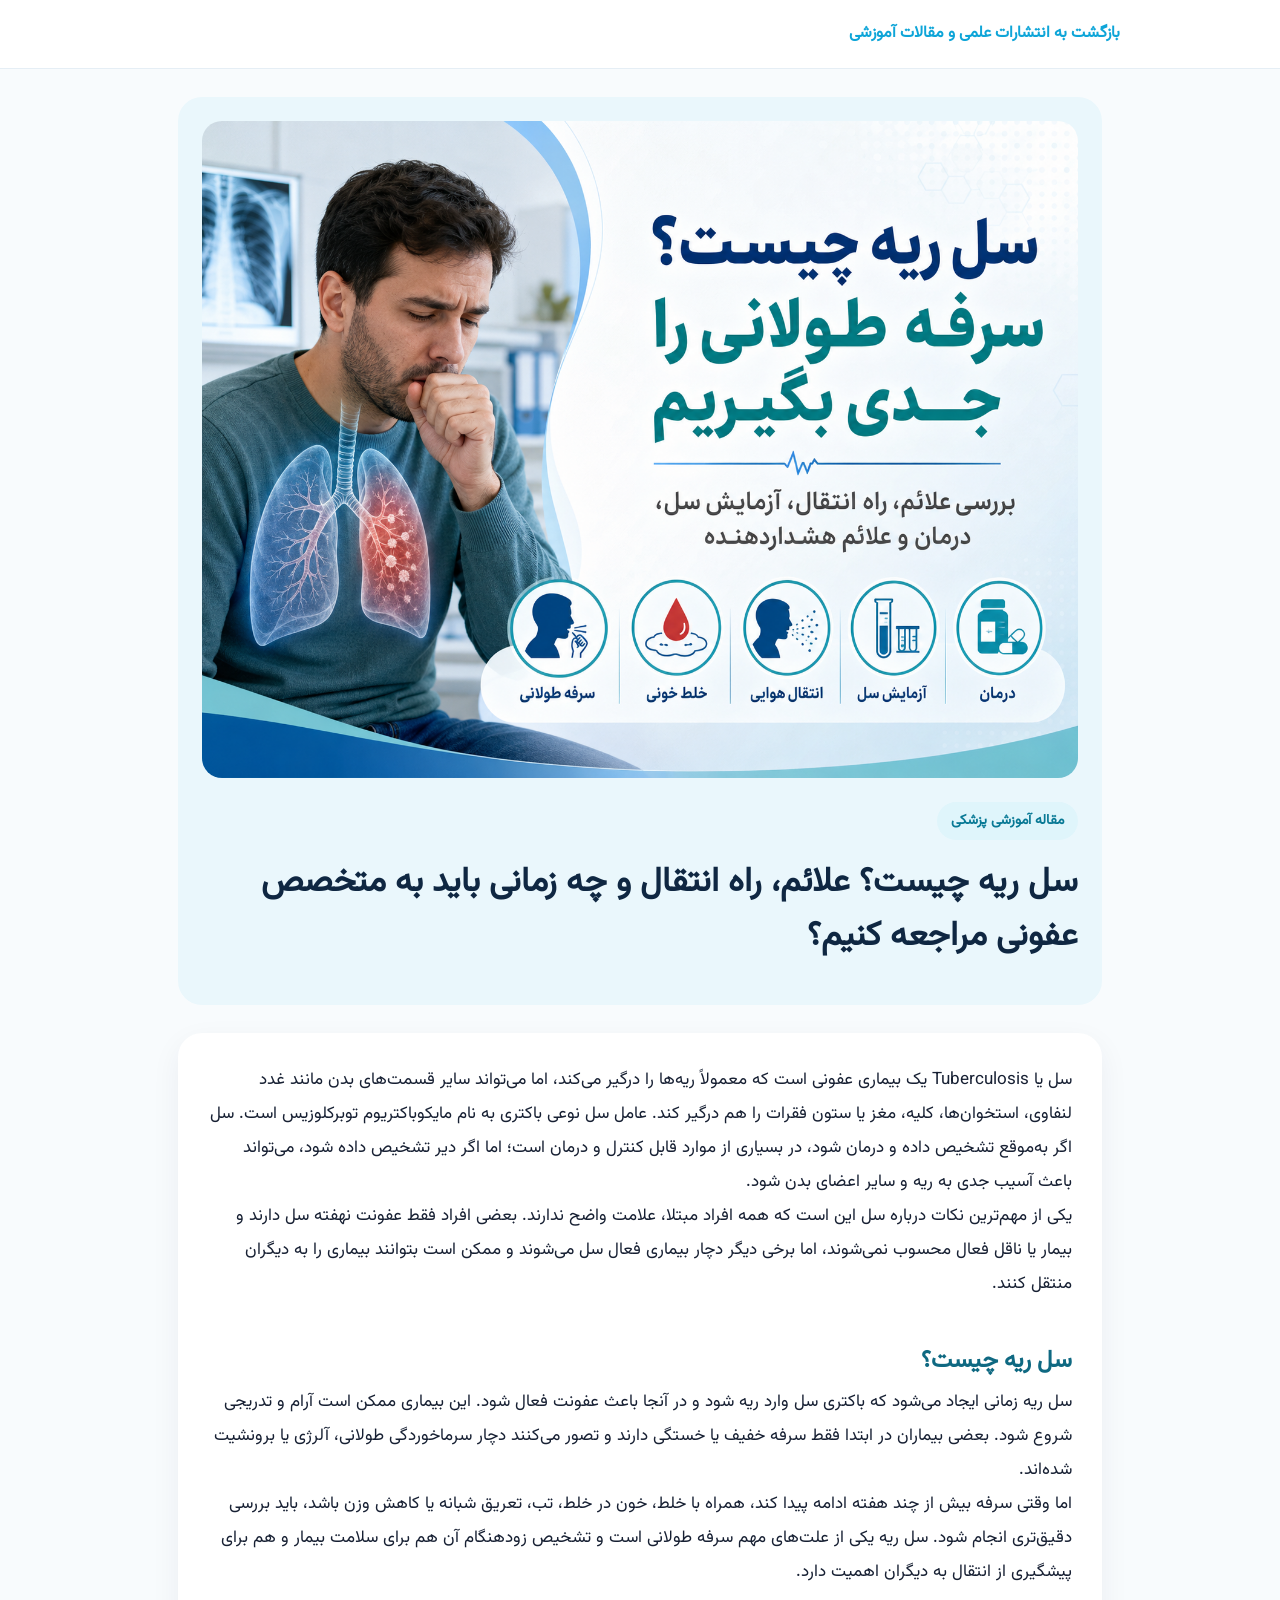
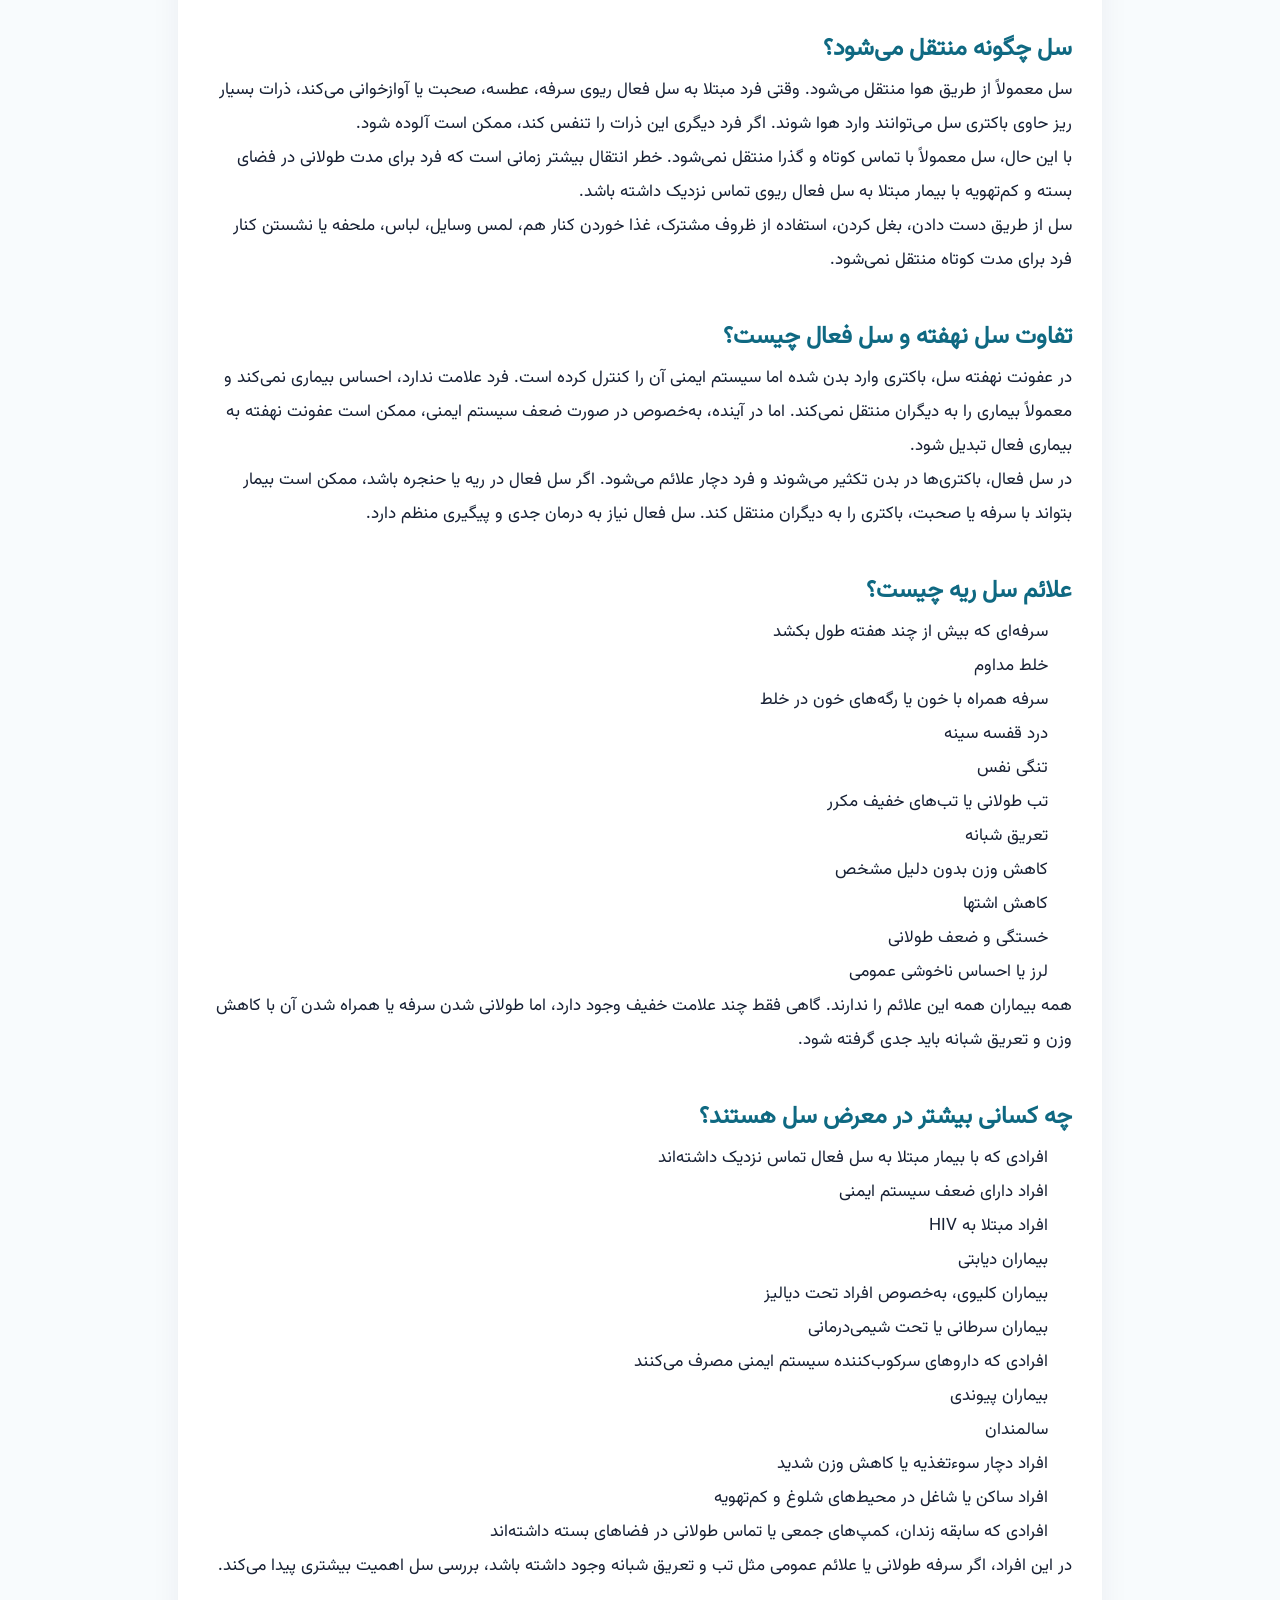
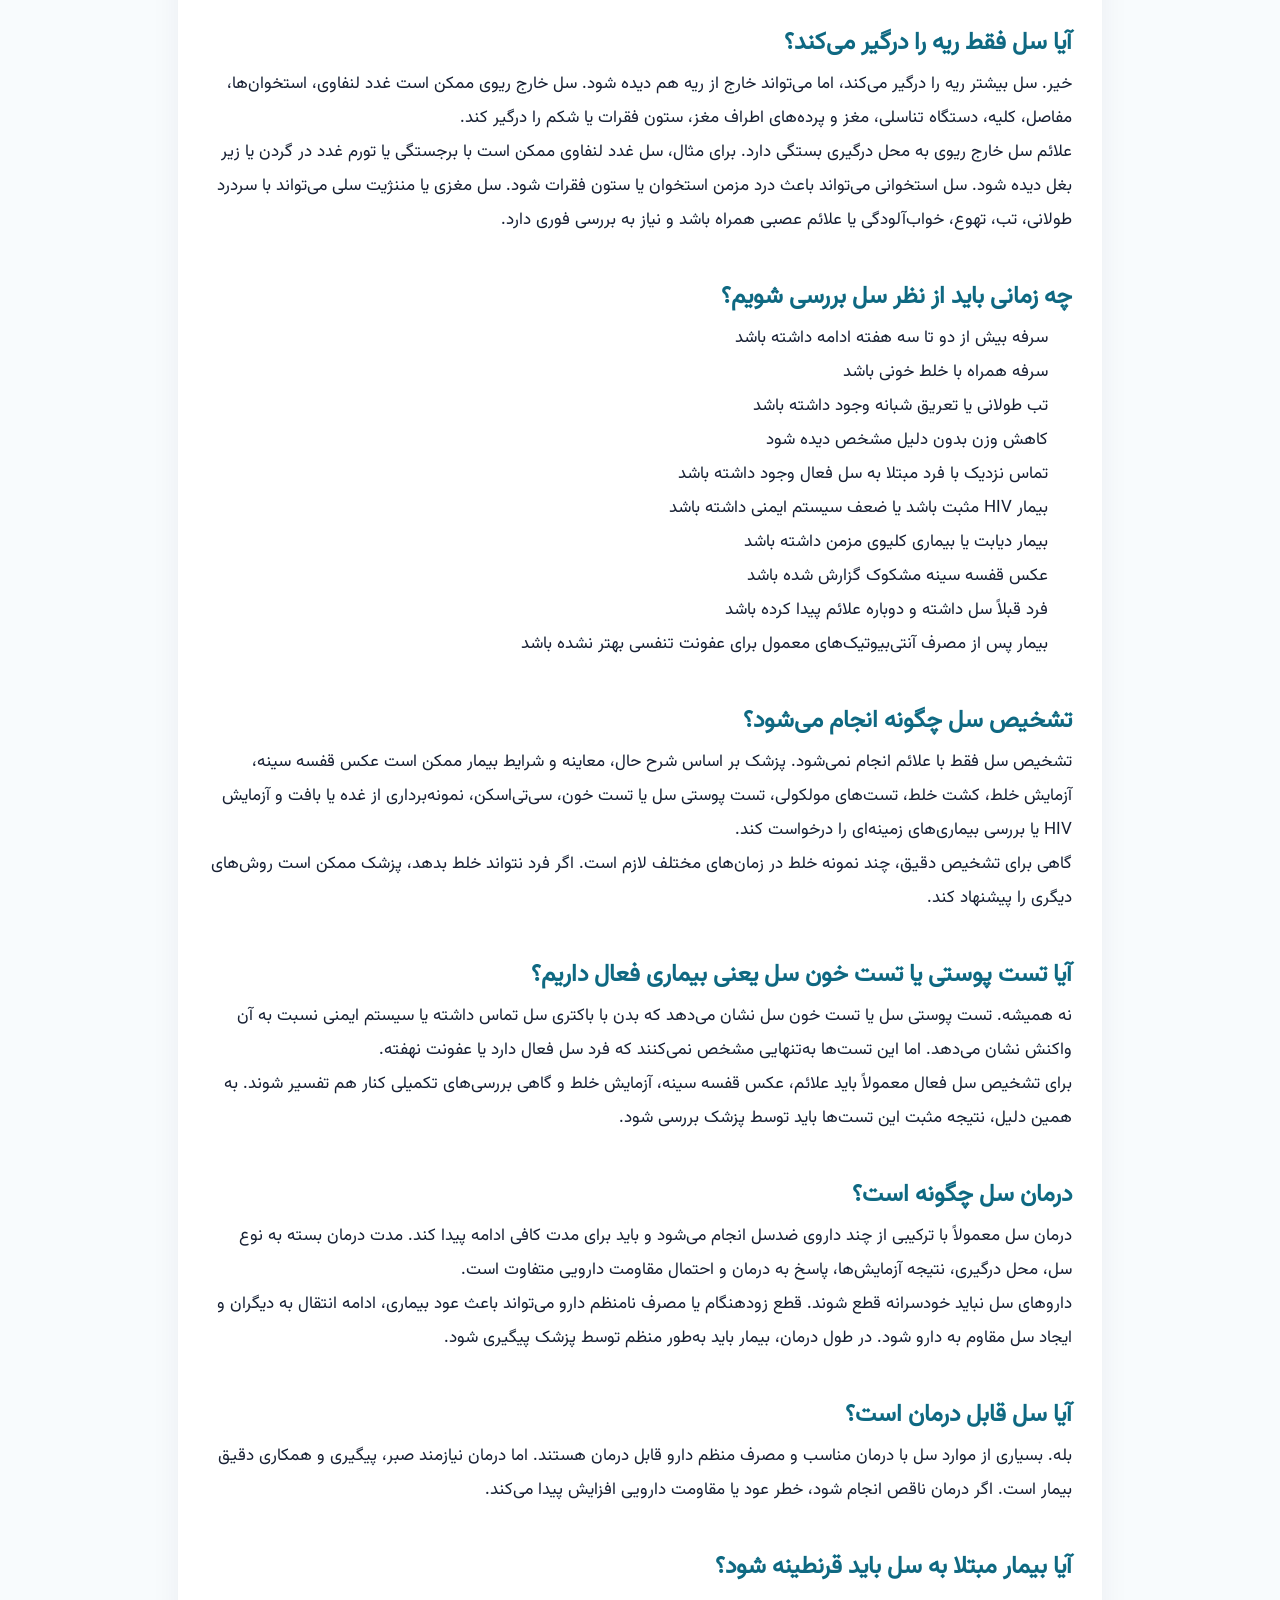
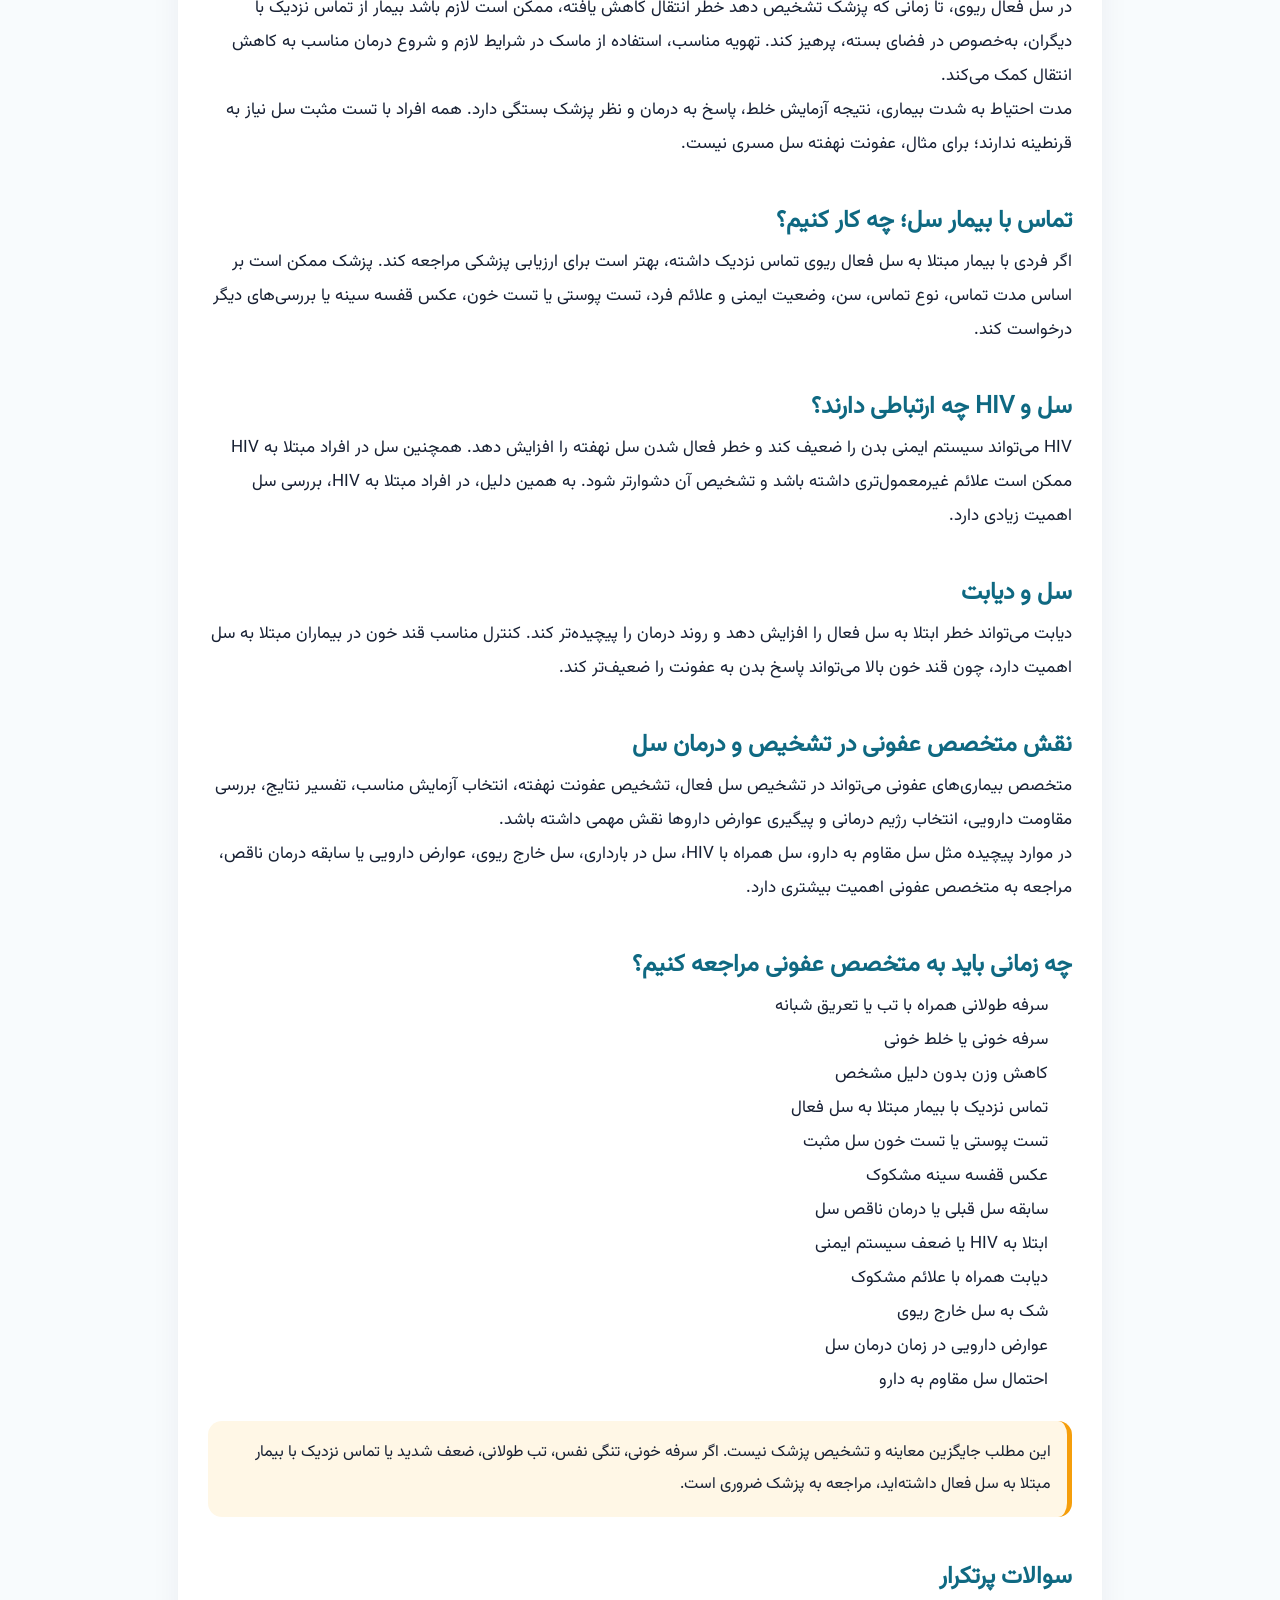
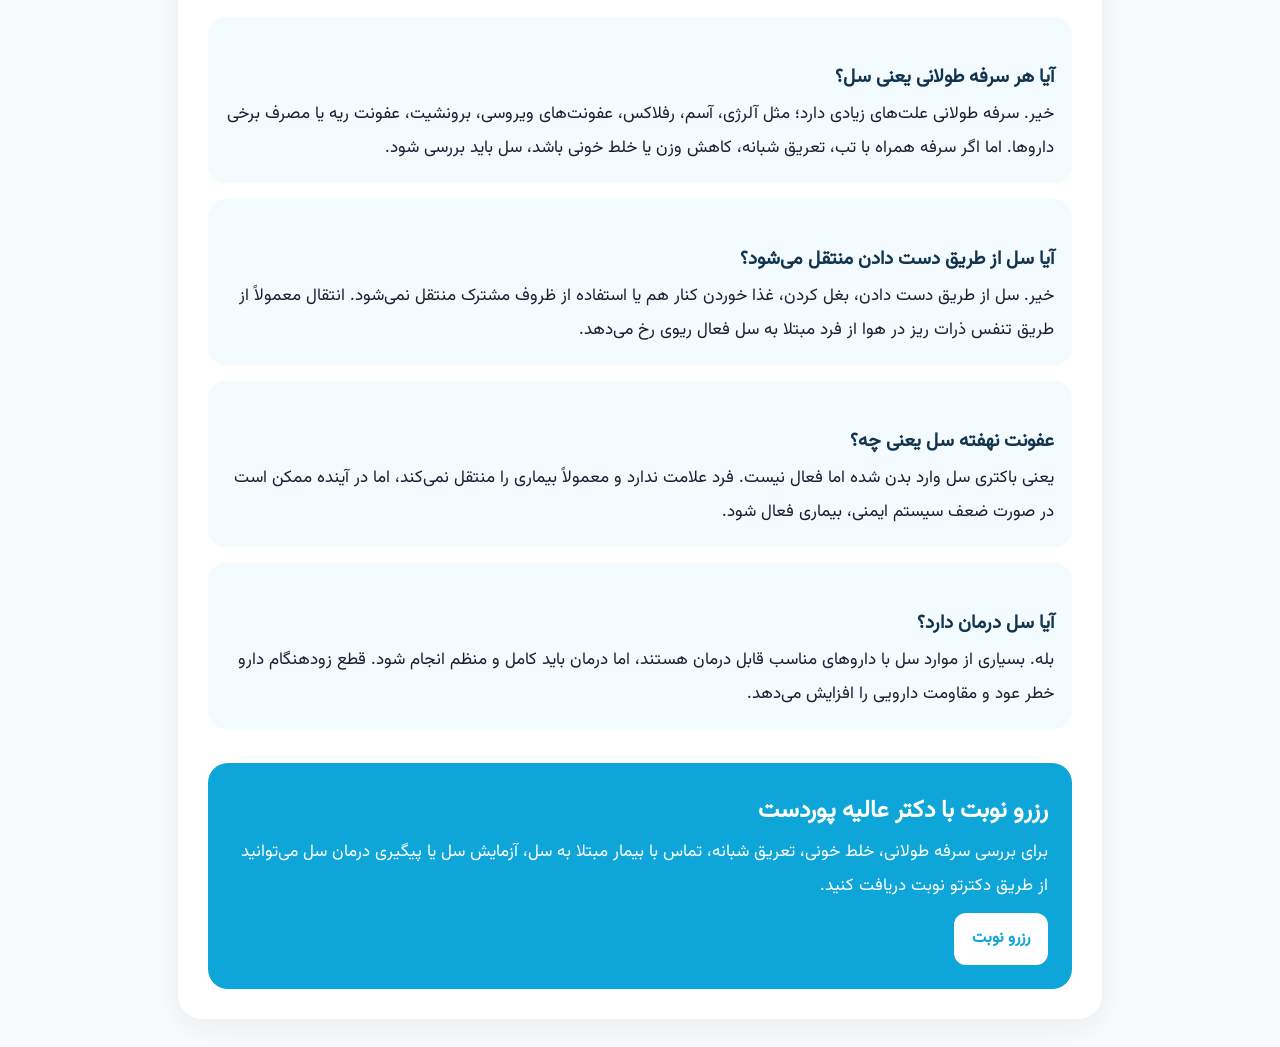
<file: articles/tuberculosis-symptoms-transmission-treatment.html>
<!DOCTYPE html>
<html lang="fa" dir="rtl">
<head>
  <meta charset="UTF-8" />
  <meta name="viewport" content="width=device-width, initial-scale=1.0" />
  <title>سل ریه چیست؟ علائم، راه انتقال و چه زمانی باید به متخصص عفونی مراجعه کنیم؟ | دکتر عالیه پوردست</title>
  <meta name="description" content="سل ریه می‌تواند با سرفه طولانی، تب، تعریق شبانه، کاهش وزن و خلط خونی همراه باشد. با راه انتقال سل، تفاوت سل نهفته و فعال، آزمایش‌ها، درمان و زمان مراجعه به متخصص عفونی آشنا شوید." />
  <meta name="keywords" content="سل ریه, علائم سل, سرفه طولانی, خلط خونی, سل نهفته, سل فعال, درمان سل, آزمایش سل, متخصص عفونی سل" />
  <meta name="author" content="دکتر عالیه پوردست" />
  <meta property="og:title" content="سل ریه چیست؟ علائم، راه انتقال و چه زمانی باید به متخصص عفونی مراجعه کنیم؟" />
  <meta property="og:description" content="بررسی علائم، راه انتقال، آزمایش سل، درمان و علائم هشداردهنده." />
  <meta property="og:image" content="/images/tuberculosis-symptoms-transmission-treatment-cover.jpg" />
  <meta property="og:type" content="article" />
  <link rel="stylesheet" href="/assets/index-Cs9Se54A.css" />
  <style>
    body{font-family:Tahoma,Arial,sans-serif;background:#f8fbfd;color:#172033;line-height:2;margin:0}.top{background:#fff;border-bottom:1px solid #e5eef5;padding:18px 20px}.top a{color:#0ea5d8;text-decoration:none;font-weight:700}.wrap{max-width:960px;margin:0 auto;padding:28px 18px}.hero{background:#eaf7fc;border-radius:24px;padding:24px;margin-bottom:28px}.hero img{width:100%;border-radius:20px;display:block;margin-bottom:24px}.badge{display:inline-block;background:#dff5fb;color:#087995;border-radius:999px;padding:5px 14px;font-size:14px;font-weight:700}h1{font-size:34px;line-height:1.6;margin:16px 0;color:#0f2742}h2{font-size:24px;margin-top:36px;color:#0f6982}h3{font-size:19px;margin-top:24px;color:#12344d}p,li{font-size:17px}.article{background:#fff;border-radius:24px;padding:30px;box-shadow:0 10px 30px rgba(15,39,66,.06)}ul{padding-right:24px}.cta{background:#0ea5d8;color:#fff;border-radius:20px;padding:24px;margin-top:34px}.cta a{display:inline-block;background:#fff;color:#0ea5d8;border-radius:12px;padding:10px 18px;text-decoration:none;font-weight:700;margin-top:10px}.note{background:#fff7e6;border-right:5px solid #f59e0b;padding:16px;border-radius:14px;margin:24px 0}.faq{background:#f3fbfe;border-radius:18px;padding:18px;margin-top:16px}@media(max-width:640px){h1{font-size:27px}.article{padding:20px}.wrap{padding:18px 12px}}
  </style>
</head>
<body>
  <div class="top"><div class="wrap" style="padding:0"><a href="/articles">بازگشت به انتشارات علمی و مقالات آموزشی</a></div></div>
  <main class="wrap">
    <section class="hero">
      <img src="/images/tuberculosis-symptoms-transmission-treatment-cover.jpg" alt="سل ریه چیست و سرفه طولانی" />
      <span class="badge">مقاله آموزشی پزشکی</span>
      <h1>سل ریه چیست؟ علائم، راه انتقال و چه زمانی باید به متخصص عفونی مراجعه کنیم؟</h1>
    </section>

    <article class="article">
      <p>سل یا Tuberculosis یک بیماری عفونی است که معمولاً ریه‌ها را درگیر می‌کند، اما می‌تواند سایر قسمت‌های بدن مانند غدد لنفاوی، استخوان‌ها، کلیه، مغز یا ستون فقرات را هم درگیر کند. عامل سل نوعی باکتری به نام مایکوباکتریوم توبرکلوزیس است. سل اگر به‌موقع تشخیص داده و درمان شود، در بسیاری از موارد قابل کنترل و درمان است؛ اما اگر دیر تشخیص داده شود، می‌تواند باعث آسیب جدی به ریه و سایر اعضای بدن شود.</p>
      <p>یکی از مهم‌ترین نکات درباره سل این است که همه افراد مبتلا، علامت واضح ندارند. بعضی افراد فقط عفونت نهفته سل دارند و بیمار یا ناقل فعال محسوب نمی‌شوند، اما برخی دیگر دچار بیماری فعال سل می‌شوند و ممکن است بتوانند بیماری را به دیگران منتقل کنند.</p>

      <h2>سل ریه چیست؟</h2>
      <p>سل ریه زمانی ایجاد می‌شود که باکتری سل وارد ریه شود و در آنجا باعث عفونت فعال شود. این بیماری ممکن است آرام و تدریجی شروع شود. بعضی بیماران در ابتدا فقط سرفه خفیف یا خستگی دارند و تصور می‌کنند دچار سرماخوردگی طولانی، آلرژی یا برونشیت شده‌اند.</p>
      <p>اما وقتی سرفه بیش از چند هفته ادامه پیدا کند، همراه با خلط، خون در خلط، تب، تعریق شبانه یا کاهش وزن باشد، باید بررسی دقیق‌تری انجام شود. سل ریه یکی از علت‌های مهم سرفه طولانی است و تشخیص زودهنگام آن هم برای سلامت بیمار و هم برای پیشگیری از انتقال به دیگران اهمیت دارد.</p>

      <h2>سل چگونه منتقل می‌شود؟</h2>
      <p>سل معمولاً از طریق هوا منتقل می‌شود. وقتی فرد مبتلا به سل فعال ریوی سرفه، عطسه، صحبت یا آوازخوانی می‌کند، ذرات بسیار ریز حاوی باکتری سل می‌توانند وارد هوا شوند. اگر فرد دیگری این ذرات را تنفس کند، ممکن است آلوده شود.</p>
      <p>با این حال، سل معمولاً با تماس کوتاه و گذرا منتقل نمی‌شود. خطر انتقال بیشتر زمانی است که فرد برای مدت طولانی در فضای بسته و کم‌تهویه با بیمار مبتلا به سل فعال ریوی تماس نزدیک داشته باشد.</p>
      <p>سل از طریق دست دادن، بغل کردن، استفاده از ظروف مشترک، غذا خوردن کنار هم، لمس وسایل، لباس، ملحفه یا نشستن کنار فرد برای مدت کوتاه منتقل نمی‌شود.</p>

      <h2>تفاوت سل نهفته و سل فعال چیست؟</h2>
      <p>در عفونت نهفته سل، باکتری وارد بدن شده اما سیستم ایمنی آن را کنترل کرده است. فرد علامت ندارد، احساس بیماری نمی‌کند و معمولاً بیماری را به دیگران منتقل نمی‌کند. اما در آینده، به‌خصوص در صورت ضعف سیستم ایمنی، ممکن است عفونت نهفته به بیماری فعال تبدیل شود.</p>
      <p>در سل فعال، باکتری‌ها در بدن تکثیر می‌شوند و فرد دچار علائم می‌شود. اگر سل فعال در ریه یا حنجره باشد، ممکن است بیمار بتواند با سرفه یا صحبت، باکتری را به دیگران منتقل کند. سل فعال نیاز به درمان جدی و پیگیری منظم دارد.</p>

      <h2>علائم سل ریه چیست؟</h2>
      <ul><li>سرفه‌ای که بیش از چند هفته طول بکشد</li><li>خلط مداوم</li><li>سرفه همراه با خون یا رگه‌های خون در خلط</li><li>درد قفسه سینه</li><li>تنگی نفس</li><li>تب طولانی یا تب‌های خفیف مکرر</li><li>تعریق شبانه</li><li>کاهش وزن بدون دلیل مشخص</li><li>کاهش اشتها</li><li>خستگی و ضعف طولانی</li><li>لرز یا احساس ناخوشی عمومی</li></ul>
      <p>همه بیماران همه این علائم را ندارند. گاهی فقط چند علامت خفیف وجود دارد، اما طولانی شدن سرفه یا همراه شدن آن با کاهش وزن و تعریق شبانه باید جدی گرفته شود.</p>

      <h2>چه کسانی بیشتر در معرض سل هستند؟</h2>
      <ul><li>افرادی که با بیمار مبتلا به سل فعال تماس نزدیک داشته‌اند</li><li>افراد دارای ضعف سیستم ایمنی</li><li>افراد مبتلا به HIV</li><li>بیماران دیابتی</li><li>بیماران کلیوی، به‌خصوص افراد تحت دیالیز</li><li>بیماران سرطانی یا تحت شیمی‌درمانی</li><li>افرادی که داروهای سرکوب‌کننده سیستم ایمنی مصرف می‌کنند</li><li>بیماران پیوندی</li><li>سالمندان</li><li>افراد دچار سوءتغذیه یا کاهش وزن شدید</li><li>افراد ساکن یا شاغل در محیط‌های شلوغ و کم‌تهویه</li><li>افرادی که سابقه زندان، کمپ‌های جمعی یا تماس طولانی در فضاهای بسته داشته‌اند</li></ul>
      <p>در این افراد، اگر سرفه طولانی یا علائم عمومی مثل تب و تعریق شبانه وجود داشته باشد، بررسی سل اهمیت بیشتری پیدا می‌کند.</p>

      <h2>آیا سل فقط ریه را درگیر می‌کند؟</h2>
      <p>خیر. سل بیشتر ریه را درگیر می‌کند، اما می‌تواند خارج از ریه هم دیده شود. سل خارج ریوی ممکن است غدد لنفاوی، استخوان‌ها، مفاصل، کلیه، دستگاه تناسلی، مغز و پرده‌های اطراف مغز، ستون فقرات یا شکم را درگیر کند.</p>
      <p>علائم سل خارج ریوی به محل درگیری بستگی دارد. برای مثال، سل غدد لنفاوی ممکن است با برجستگی یا تورم غدد در گردن یا زیر بغل دیده شود. سل استخوانی می‌تواند باعث درد مزمن استخوان یا ستون فقرات شود. سل مغزی یا مننژیت سلی می‌تواند با سردرد طولانی، تب، تهوع، خواب‌آلودگی یا علائم عصبی همراه باشد و نیاز به بررسی فوری دارد.</p>

      <h2>چه زمانی باید از نظر سل بررسی شویم؟</h2>
      <ul><li>سرفه بیش از دو تا سه هفته ادامه داشته باشد</li><li>سرفه همراه با خلط خونی باشد</li><li>تب طولانی یا تعریق شبانه وجود داشته باشد</li><li>کاهش وزن بدون دلیل مشخص دیده شود</li><li>تماس نزدیک با فرد مبتلا به سل فعال وجود داشته باشد</li><li>بیمار HIV مثبت باشد یا ضعف سیستم ایمنی داشته باشد</li><li>بیمار دیابت یا بیماری کلیوی مزمن داشته باشد</li><li>عکس قفسه سینه مشکوک گزارش شده باشد</li><li>فرد قبلاً سل داشته و دوباره علائم پیدا کرده باشد</li><li>بیمار پس از مصرف آنتی‌بیوتیک‌های معمول برای عفونت تنفسی بهتر نشده باشد</li></ul>

      <h2>تشخیص سل چگونه انجام می‌شود؟</h2>
      <p>تشخیص سل فقط با علائم انجام نمی‌شود. پزشک بر اساس شرح حال، معاینه و شرایط بیمار ممکن است عکس قفسه سینه، آزمایش خلط، کشت خلط، تست‌های مولکولی، تست پوستی سل یا تست خون، سی‌تی‌اسکن، نمونه‌برداری از غده یا بافت و آزمایش HIV یا بررسی بیماری‌های زمینه‌ای را درخواست کند.</p>
      <p>گاهی برای تشخیص دقیق، چند نمونه خلط در زمان‌های مختلف لازم است. اگر فرد نتواند خلط بدهد، پزشک ممکن است روش‌های دیگری را پیشنهاد کند.</p>

      <h2>آیا تست پوستی یا تست خون سل یعنی بیماری فعال داریم؟</h2>
      <p>نه همیشه. تست پوستی سل یا تست خون سل نشان می‌دهد که بدن با باکتری سل تماس داشته یا سیستم ایمنی نسبت به آن واکنش نشان می‌دهد. اما این تست‌ها به‌تنهایی مشخص نمی‌کنند که فرد سل فعال دارد یا عفونت نهفته.</p>
      <p>برای تشخیص سل فعال معمولاً باید علائم، عکس قفسه سینه، آزمایش خلط و گاهی بررسی‌های تکمیلی کنار هم تفسیر شوند. به همین دلیل، نتیجه مثبت این تست‌ها باید توسط پزشک بررسی شود.</p>

      <h2>درمان سل چگونه است؟</h2>
      <p>درمان سل معمولاً با ترکیبی از چند داروی ضدسل انجام می‌شود و باید برای مدت کافی ادامه پیدا کند. مدت درمان بسته به نوع سل، محل درگیری، نتیجه آزمایش‌ها، پاسخ به درمان و احتمال مقاومت دارویی متفاوت است.</p>
      <p>داروهای سل نباید خودسرانه قطع شوند. قطع زودهنگام یا مصرف نامنظم دارو می‌تواند باعث عود بیماری، ادامه انتقال به دیگران و ایجاد سل مقاوم به دارو شود. در طول درمان، بیمار باید به‌طور منظم توسط پزشک پیگیری شود.</p>

      <h2>آیا سل قابل درمان است؟</h2>
      <p>بله. بسیاری از موارد سل با درمان مناسب و مصرف منظم دارو قابل درمان هستند. اما درمان نیازمند صبر، پیگیری و همکاری دقیق بیمار است. اگر درمان ناقص انجام شود، خطر عود یا مقاومت دارویی افزایش پیدا می‌کند.</p>

      <h2>آیا بیمار مبتلا به سل باید قرنطینه شود؟</h2>
      <p>در سل فعال ریوی، تا زمانی که پزشک تشخیص دهد خطر انتقال کاهش یافته، ممکن است لازم باشد بیمار از تماس نزدیک با دیگران، به‌خصوص در فضای بسته، پرهیز کند. تهویه مناسب، استفاده از ماسک در شرایط لازم و شروع درمان مناسب به کاهش انتقال کمک می‌کند.</p>
      <p>مدت احتیاط به شدت بیماری، نتیجه آزمایش خلط، پاسخ به درمان و نظر پزشک بستگی دارد. همه افراد با تست مثبت سل نیاز به قرنطینه ندارند؛ برای مثال، عفونت نهفته سل مسری نیست.</p>

      <h2>تماس با بیمار سل؛ چه کار کنیم؟</h2>
      <p>اگر فردی با بیمار مبتلا به سل فعال ریوی تماس نزدیک داشته، بهتر است برای ارزیابی پزشکی مراجعه کند. پزشک ممکن است بر اساس مدت تماس، نوع تماس، سن، وضعیت ایمنی و علائم فرد، تست پوستی یا تست خون، عکس قفسه سینه یا بررسی‌های دیگر درخواست کند.</p>

      <h2>سل و HIV چه ارتباطی دارند؟</h2>
      <p>HIV می‌تواند سیستم ایمنی بدن را ضعیف کند و خطر فعال شدن سل نهفته را افزایش دهد. همچنین سل در افراد مبتلا به HIV ممکن است علائم غیرمعمول‌تری داشته باشد و تشخیص آن دشوارتر شود. به همین دلیل، در افراد مبتلا به HIV، بررسی سل اهمیت زیادی دارد.</p>

      <h2>سل و دیابت</h2>
      <p>دیابت می‌تواند خطر ابتلا به سل فعال را افزایش دهد و روند درمان را پیچیده‌تر کند. کنترل مناسب قند خون در بیماران مبتلا به سل اهمیت دارد، چون قند خون بالا می‌تواند پاسخ بدن به عفونت را ضعیف‌تر کند.</p>

      <h2>نقش متخصص عفونی در تشخیص و درمان سل</h2>
      <p>متخصص بیماری‌های عفونی می‌تواند در تشخیص سل فعال، تشخیص عفونت نهفته، انتخاب آزمایش مناسب، تفسیر نتایج، بررسی مقاومت دارویی، انتخاب رژیم درمانی و پیگیری عوارض داروها نقش مهمی داشته باشد.</p>
      <p>در موارد پیچیده مثل سل مقاوم به دارو، سل همراه با HIV، سل در بارداری، سل خارج ریوی، عوارض دارویی یا سابقه درمان ناقص، مراجعه به متخصص عفونی اهمیت بیشتری دارد.</p>

      <h2>چه زمانی باید به متخصص عفونی مراجعه کنیم؟</h2>
      <ul><li>سرفه طولانی همراه با تب یا تعریق شبانه</li><li>سرفه خونی یا خلط خونی</li><li>کاهش وزن بدون دلیل مشخص</li><li>تماس نزدیک با بیمار مبتلا به سل فعال</li><li>تست پوستی یا تست خون سل مثبت</li><li>عکس قفسه سینه مشکوک</li><li>سابقه سل قبلی یا درمان ناقص سل</li><li>ابتلا به HIV یا ضعف سیستم ایمنی</li><li>دیابت همراه با علائم مشکوک</li><li>شک به سل خارج ریوی</li><li>عوارض دارویی در زمان درمان سل</li><li>احتمال سل مقاوم به دارو</li></ul>

      <div class="note">این مطلب جایگزین معاینه و تشخیص پزشک نیست. اگر سرفه خونی، تنگی نفس، تب طولانی، ضعف شدید یا تماس نزدیک با بیمار مبتلا به سل فعال داشته‌اید، مراجعه به پزشک ضروری است.</div>

      <h2>سوالات پرتکرار</h2>
      <div class="faq"><h3>آیا هر سرفه طولانی یعنی سل؟</h3><p>خیر. سرفه طولانی علت‌های زیادی دارد؛ مثل آلرژی، آسم، رفلاکس، عفونت‌های ویروسی، برونشیت، عفونت ریه یا مصرف برخی داروها. اما اگر سرفه همراه با تب، تعریق شبانه، کاهش وزن یا خلط خونی باشد، سل باید بررسی شود.</p></div>
      <div class="faq"><h3>آیا سل از طریق دست دادن منتقل می‌شود؟</h3><p>خیر. سل از طریق دست دادن، بغل کردن، غذا خوردن کنار هم یا استفاده از ظروف مشترک منتقل نمی‌شود. انتقال معمولاً از طریق تنفس ذرات ریز در هوا از فرد مبتلا به سل فعال ریوی رخ می‌دهد.</p></div>
      <div class="faq"><h3>عفونت نهفته سل یعنی چه؟</h3><p>یعنی باکتری سل وارد بدن شده اما فعال نیست. فرد علامت ندارد و معمولاً بیماری را منتقل نمی‌کند، اما در آینده ممکن است در صورت ضعف سیستم ایمنی، بیماری فعال شود.</p></div>
      <div class="faq"><h3>آیا سل درمان دارد؟</h3><p>بله. بسیاری از موارد سل با داروهای مناسب قابل درمان هستند، اما درمان باید کامل و منظم انجام شود. قطع زودهنگام دارو خطر عود و مقاومت دارویی را افزایش می‌دهد.</p></div>

      <section class="cta"><h2 style="color:#fff;margin-top:0">رزرو نوبت با دکتر عالیه پوردست</h2><p>برای بررسی سرفه طولانی، خلط خونی، تعریق شبانه، تماس با بیمار مبتلا به سل، آزمایش سل یا پیگیری درمان سل می‌توانید از طریق دکترتو نوبت دریافت کنید.</p><a href="https://doctoreto.com/doctor/dr-aaliye-pour-dast/GDwmaq" target="_blank" rel="noopener noreferrer">رزرو نوبت</a></section>
    </article>
  </main>
</body>
</html>
</file>
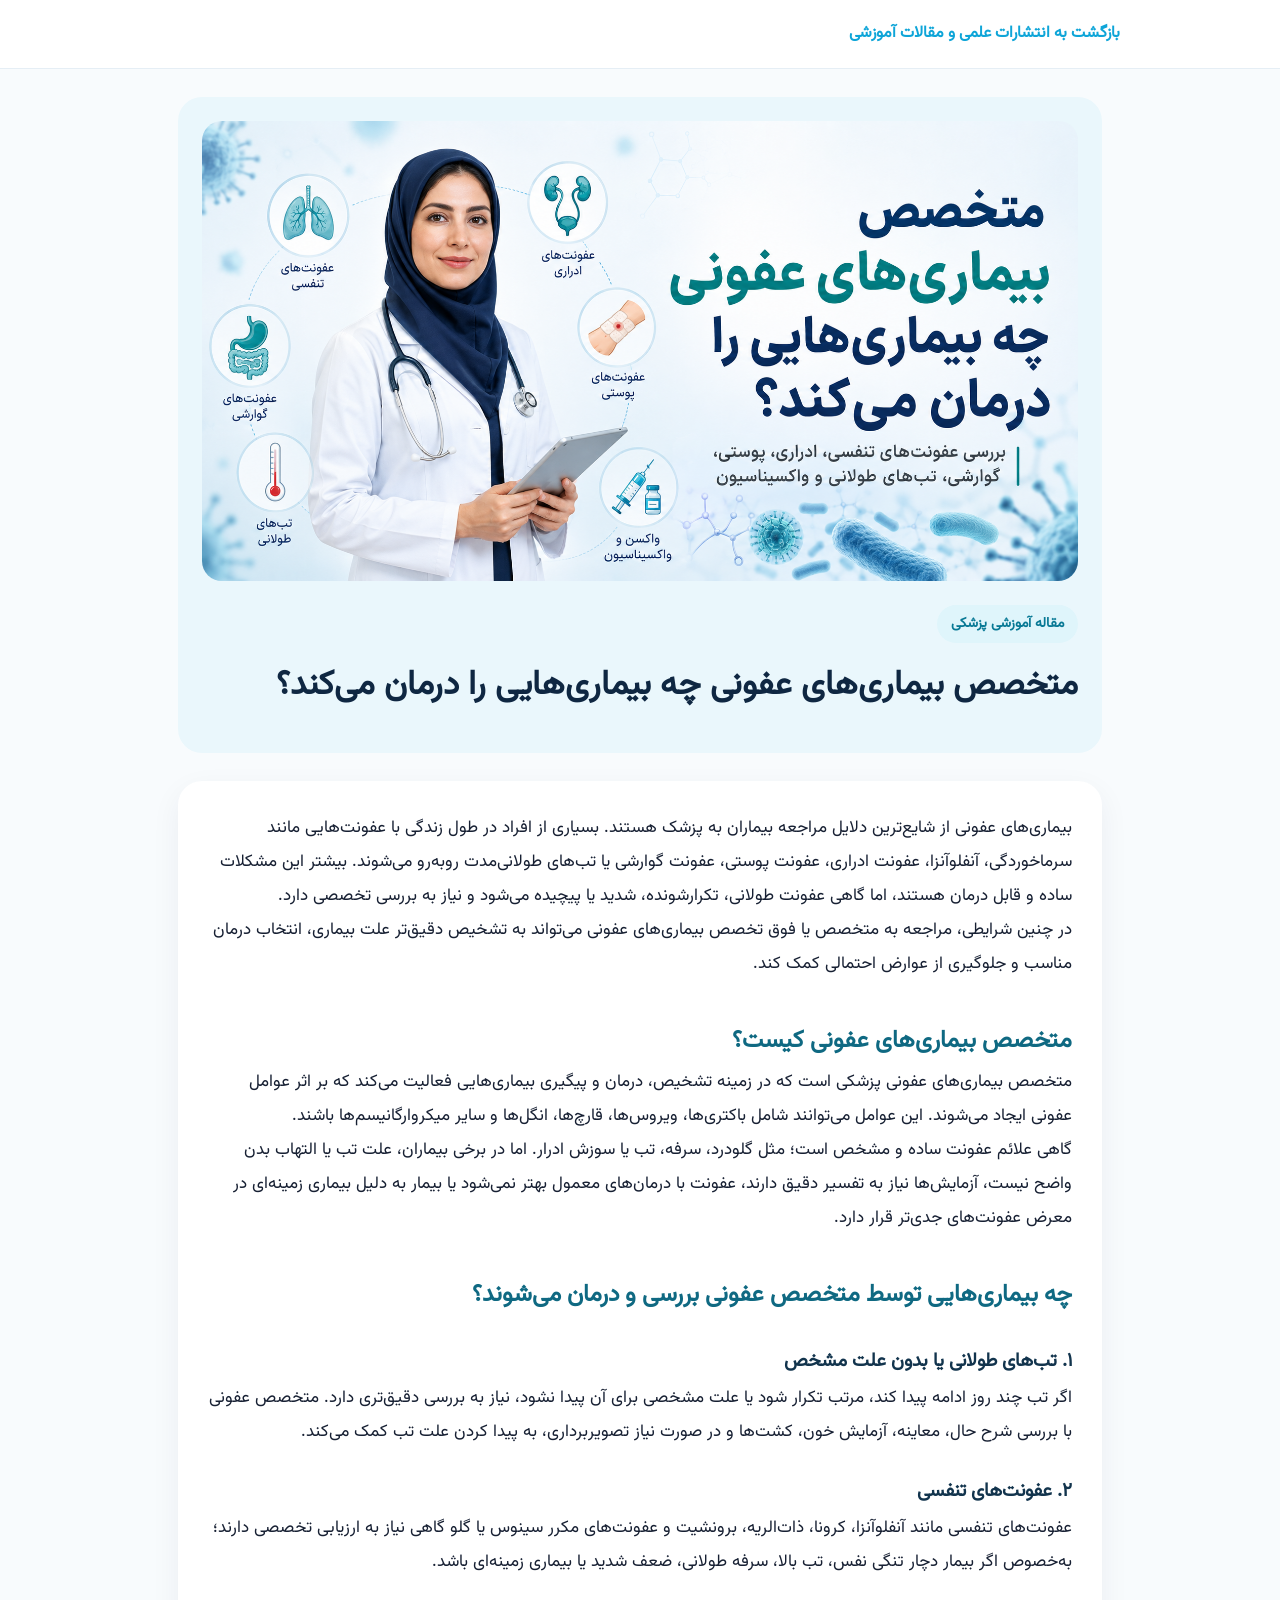
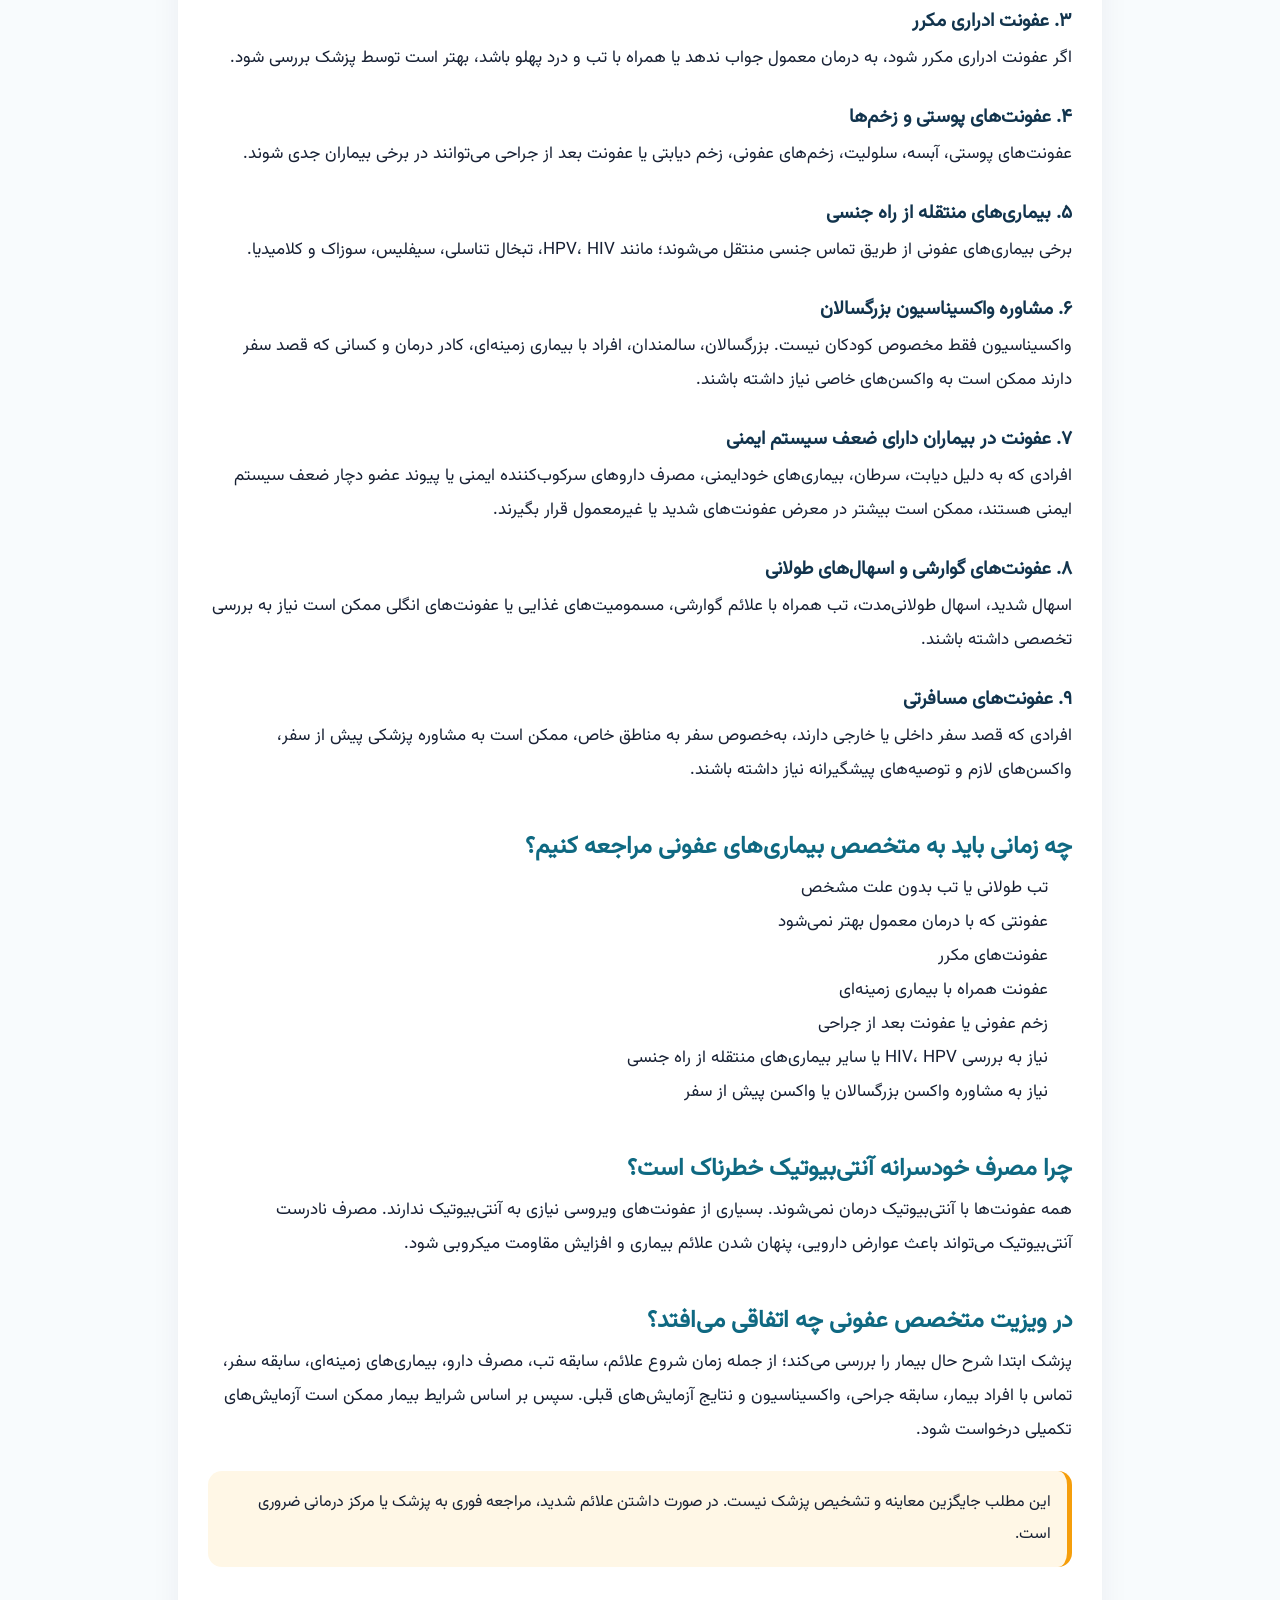
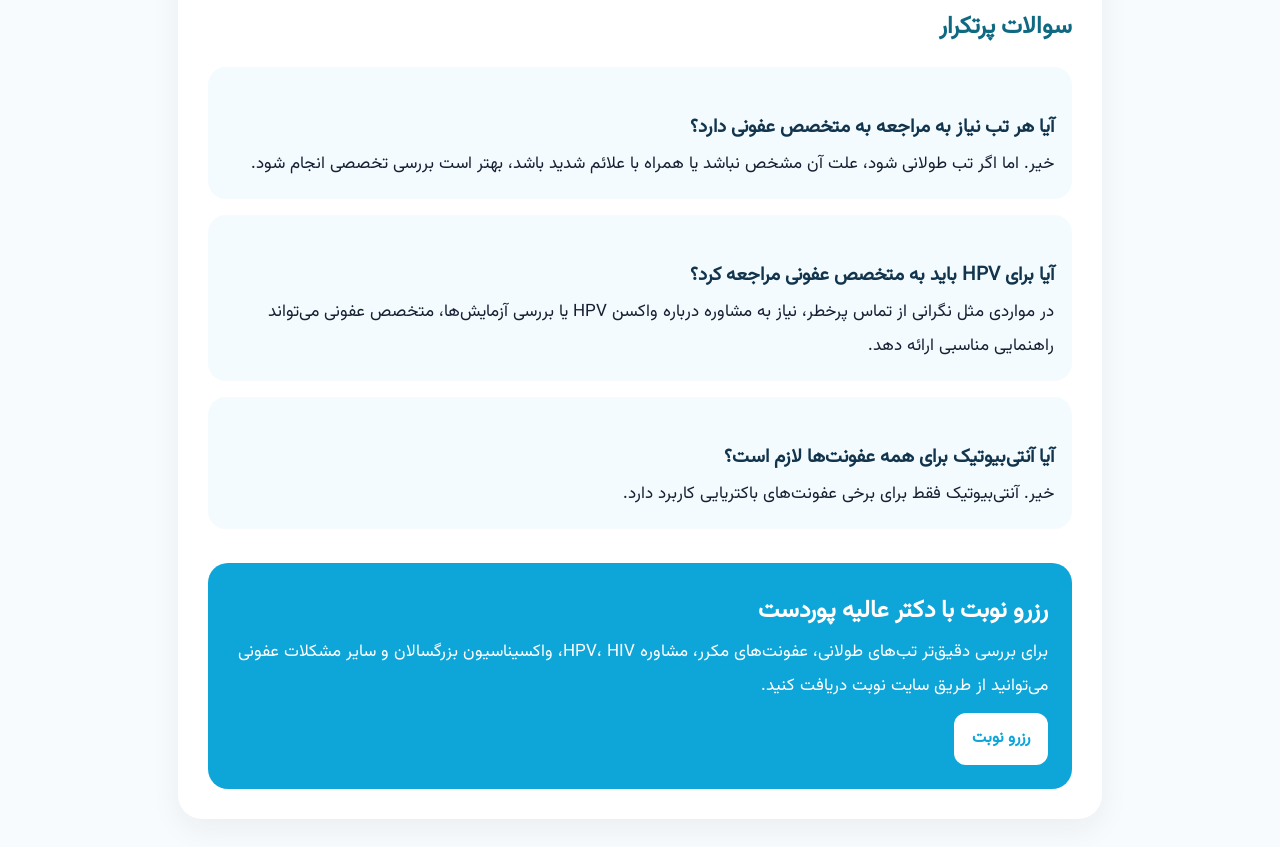
<file: articles/what-does-infectious-disease-specialist-treat.html>
<!DOCTYPE html>
<html lang="fa" dir="rtl">
<head>
  <meta charset="UTF-8" />
  <meta name="viewport" content="width=device-width, initial-scale=1.0" />
  <title>متخصص بیماری‌های عفونی چه بیماری‌هایی را درمان می‌کند؟ | دکتر عالیه پوردست</title>
  <meta name="description" content="متخصص بیماری‌های عفونی در بررسی تب‌های طولانی، عفونت‌های تنفسی، ادراری، پوستی، گوارشی، HIV، HPV و مشاوره واکسیناسیون نقش دارد." />
  <meta name="keywords" content="متخصص بیماری‌های عفونی, فوق تخصص عفونی, درمان عفونت, تب طولانی, عفونت ادراری مکرر, HPV, HIV, واکسیناسیون بزرگسالان" />
  <meta name="author" content="دکتر عالیه پوردست" />
  <meta property="og:title" content="متخصص بیماری‌های عفونی چه بیماری‌هایی را درمان می‌کند؟" />
  <meta property="og:description" content="راهنمای کامل و ساده برای آشنایی با بیماری‌هایی که توسط متخصص بیماری‌های عفونی بررسی و درمان می‌شوند." />
  <meta property="og:image" content="/images/infectious-disease-specialist-cover.jpg" />
  <meta property="og:type" content="article" />
  <link rel="stylesheet" href="/assets/index-Cs9Se54A.css" />
  <style>
    body{font-family:Tahoma,Arial,sans-serif;background:#f8fbfd;color:#172033;line-height:2;margin:0}.top{background:#fff;border-bottom:1px solid #e5eef5;padding:18px 20px}.top a{color:#0ea5d8;text-decoration:none;font-weight:700}.wrap{max-width:960px;margin:0 auto;padding:28px 18px}.hero{background:#eaf7fc;border-radius:24px;padding:24px;margin-bottom:28px}.hero img{width:100%;border-radius:20px;display:block;margin-bottom:24px}.badge{display:inline-block;background:#dff5fb;color:#087995;border-radius:999px;padding:5px 14px;font-size:14px;font-weight:700}h1{font-size:34px;line-height:1.6;margin:16px 0;color:#0f2742}h2{font-size:24px;margin-top:36px;color:#0f6982}h3{font-size:19px;margin-top:24px;color:#12344d}p,li{font-size:17px}.article{background:#fff;border-radius:24px;padding:30px;box-shadow:0 10px 30px rgba(15,39,66,.06)}ul{padding-right:24px}.cta{background:#0ea5d8;color:#fff;border-radius:20px;padding:24px;margin-top:34px}.cta a{display:inline-block;background:#fff;color:#0ea5d8;border-radius:12px;padding:10px 18px;text-decoration:none;font-weight:700;margin-top:10px}.note{background:#fff7e6;border-right:5px solid #f59e0b;padding:16px;border-radius:14px;margin:24px 0}.faq{background:#f3fbfe;border-radius:18px;padding:18px;margin-top:16px}@media(max-width:640px){h1{font-size:27px}.article{padding:20px}.wrap{padding:18px 12px}}
  </style>
</head>
<body>
  <div class="top"><div class="wrap" style="padding:0"><a href="/articles">بازگشت به انتشارات علمی و مقالات آموزشی</a></div></div>
  <main class="wrap">
    <section class="hero">
      <img src="/images/infectious-disease-specialist-cover.jpg" alt="متخصص بیماری‌های عفونی چه بیماری‌هایی را درمان می‌کند؟" />
      <span class="badge">مقاله آموزشی پزشکی</span>
      <h1>متخصص بیماری‌های عفونی چه بیماری‌هایی را درمان می‌کند؟</h1>
    </section>

    <article class="article">
      <p>بیماری‌های عفونی از شایع‌ترین دلایل مراجعه بیماران به پزشک هستند. بسیاری از افراد در طول زندگی با عفونت‌هایی مانند سرماخوردگی، آنفلوآنزا، عفونت ادراری، عفونت پوستی، عفونت گوارشی یا تب‌های طولانی‌مدت روبه‌رو می‌شوند. بیشتر این مشکلات ساده و قابل درمان هستند، اما گاهی عفونت طولانی، تکرارشونده، شدید یا پیچیده می‌شود و نیاز به بررسی تخصصی دارد.</p>
      <p>در چنین شرایطی، مراجعه به متخصص یا فوق تخصص بیماری‌های عفونی می‌تواند به تشخیص دقیق‌تر علت بیماری، انتخاب درمان مناسب و جلوگیری از عوارض احتمالی کمک کند.</p>
      <h2>متخصص بیماری‌های عفونی کیست؟</h2>
      <p>متخصص بیماری‌های عفونی پزشکی است که در زمینه تشخیص، درمان و پیگیری بیماری‌هایی فعالیت می‌کند که بر اثر عوامل عفونی ایجاد می‌شوند. این عوامل می‌توانند شامل باکتری‌ها، ویروس‌ها، قارچ‌ها، انگل‌ها و سایر میکروارگانیسم‌ها باشند.</p>
      <p>گاهی علائم عفونت ساده و مشخص است؛ مثل گلودرد، سرفه، تب یا سوزش ادرار. اما در برخی بیماران، علت تب یا التهاب بدن واضح نیست، آزمایش‌ها نیاز به تفسیر دقیق دارند، عفونت با درمان‌های معمول بهتر نمی‌شود یا بیمار به دلیل بیماری زمینه‌ای در معرض عفونت‌های جدی‌تر قرار دارد.</p>
      <h2>چه بیماری‌هایی توسط متخصص عفونی بررسی و درمان می‌شوند؟</h2>
      <h3>۱. تب‌های طولانی یا بدون علت مشخص</h3><p>اگر تب چند روز ادامه پیدا کند، مرتب تکرار شود یا علت مشخصی برای آن پیدا نشود، نیاز به بررسی دقیق‌تری دارد. متخصص عفونی با بررسی شرح حال، معاینه، آزمایش خون، کشت‌ها و در صورت نیاز تصویربرداری، به پیدا کردن علت تب کمک می‌کند.</p>
      <h3>۲. عفونت‌های تنفسی</h3><p>عفونت‌های تنفسی مانند آنفلوآنزا، کرونا، ذات‌الریه، برونشیت و عفونت‌های مکرر سینوس یا گلو گاهی نیاز به ارزیابی تخصصی دارند؛ به‌خصوص اگر بیمار دچار تنگی نفس، تب بالا، سرفه طولانی، ضعف شدید یا بیماری زمینه‌ای باشد.</p>
      <h3>۳. عفونت ادراری مکرر</h3><p>اگر عفونت ادراری مکرر شود، به درمان معمول جواب ندهد یا همراه با تب و درد پهلو باشد، بهتر است توسط پزشک بررسی شود.</p>
      <h3>۴. عفونت‌های پوستی و زخم‌ها</h3><p>عفونت‌های پوستی، آبسه، سلولیت، زخم‌های عفونی، زخم دیابتی یا عفونت بعد از جراحی می‌توانند در برخی بیماران جدی شوند.</p>
      <h3>۵. بیماری‌های منتقله از راه جنسی</h3><p>برخی بیماری‌های عفونی از طریق تماس جنسی منتقل می‌شوند؛ مانند HPV، HIV، تبخال تناسلی، سیفلیس، سوزاک و کلامیدیا.</p>
      <h3>۶. مشاوره واکسیناسیون بزرگسالان</h3><p>واکسیناسیون فقط مخصوص کودکان نیست. بزرگسالان، سالمندان، افراد با بیماری زمینه‌ای، کادر درمان و کسانی که قصد سفر دارند ممکن است به واکسن‌های خاصی نیاز داشته باشند.</p>
      <h3>۷. عفونت در بیماران دارای ضعف سیستم ایمنی</h3><p>افرادی که به دلیل دیابت، سرطان، بیماری‌های خودایمنی، مصرف داروهای سرکوب‌کننده ایمنی یا پیوند عضو دچار ضعف سیستم ایمنی هستند، ممکن است بیشتر در معرض عفونت‌های شدید یا غیرمعمول قرار بگیرند.</p>
      <h3>۸. عفونت‌های گوارشی و اسهال‌های طولانی</h3><p>اسهال شدید، اسهال طولانی‌مدت، تب همراه با علائم گوارشی، مسمومیت‌های غذایی یا عفونت‌های انگلی ممکن است نیاز به بررسی تخصصی داشته باشند.</p>
      <h3>۹. عفونت‌های مسافرتی</h3><p>افرادی که قصد سفر داخلی یا خارجی دارند، به‌خصوص سفر به مناطق خاص، ممکن است به مشاوره پزشکی پیش از سفر، واکسن‌های لازم و توصیه‌های پیشگیرانه نیاز داشته باشند.</p>
      <h2>چه زمانی باید به متخصص بیماری‌های عفونی مراجعه کنیم؟</h2><ul><li>تب طولانی یا تب بدون علت مشخص</li><li>عفونتی که با درمان معمول بهتر نمی‌شود</li><li>عفونت‌های مکرر</li><li>عفونت همراه با بیماری زمینه‌ای</li><li>زخم عفونی یا عفونت بعد از جراحی</li><li>نیاز به بررسی HIV، HPV یا سایر بیماری‌های منتقله از راه جنسی</li><li>نیاز به مشاوره واکسن بزرگسالان یا واکسن پیش از سفر</li></ul>
      <h2>چرا مصرف خودسرانه آنتی‌بیوتیک خطرناک است؟</h2><p>همه عفونت‌ها با آنتی‌بیوتیک درمان نمی‌شوند. بسیاری از عفونت‌های ویروسی نیازی به آنتی‌بیوتیک ندارند. مصرف نادرست آنتی‌بیوتیک می‌تواند باعث عوارض دارویی، پنهان شدن علائم بیماری و افزایش مقاومت میکروبی شود.</p>
      <h2>در ویزیت متخصص عفونی چه اتفاقی می‌افتد؟</h2><p>پزشک ابتدا شرح حال بیمار را بررسی می‌کند؛ از جمله زمان شروع علائم، سابقه تب، مصرف دارو، بیماری‌های زمینه‌ای، سابقه سفر، تماس با افراد بیمار، سابقه جراحی، واکسیناسیون و نتایج آزمایش‌های قبلی. سپس بر اساس شرایط بیمار ممکن است آزمایش‌های تکمیلی درخواست شود.</p>
      <div class="note">این مطلب جایگزین معاینه و تشخیص پزشک نیست. در صورت داشتن علائم شدید، مراجعه فوری به پزشک یا مرکز درمانی ضروری است.</div>
      <h2>سوالات پرتکرار</h2><div class="faq"><h3>آیا هر تب نیاز به مراجعه به متخصص عفونی دارد؟</h3><p>خیر. اما اگر تب طولانی شود، علت آن مشخص نباشد یا همراه با علائم شدید باشد، بهتر است بررسی تخصصی انجام شود.</p></div><div class="faq"><h3>آیا برای HPV باید به متخصص عفونی مراجعه کرد؟</h3><p>در مواردی مثل نگرانی از تماس پرخطر، نیاز به مشاوره درباره واکسن HPV یا بررسی آزمایش‌ها، متخصص عفونی می‌تواند راهنمایی مناسبی ارائه دهد.</p></div><div class="faq"><h3>آیا آنتی‌بیوتیک برای همه عفونت‌ها لازم است؟</h3><p>خیر. آنتی‌بیوتیک فقط برای برخی عفونت‌های باکتریایی کاربرد دارد.</p></div>
      <section class="cta"><h2 style="color:#fff;margin-top:0">رزرو نوبت با دکتر عالیه پوردست</h2><p>برای بررسی دقیق‌تر تب‌های طولانی، عفونت‌های مکرر، مشاوره HPV، HIV، واکسیناسیون بزرگسالان و سایر مشکلات عفونی می‌توانید از طریق سایت نوبت دریافت کنید.</p><a href="https://doctoreto.com/doctor/dr-aaliye-pour-dast/GDwmaq" target="_blank" rel="noopener noreferrer">رزرو نوبت</a></section>
    </article>
  </main>
</body>
</html>
</file>
<file: assets/index-Cs9Se54A.css>
@font-face{font-family:Vazirmatn;font-style:normal;font-display:swap;font-weight:400;src:url(/assets/vazirmatn-arabic-400-normal-Y0zRA2ij.woff2) format("woff2"),url(/assets/vazirmatn-arabic-400-normal-BxmY-B46.woff) format("woff");unicode-range:U+0600-06FF,U+0750-077F,U+0870-088E,U+0890-0891,U+0897-08E1,U+08E3-08FF,U+200C-200E,U+2010-2011,U+204F,U+2E41,U+FB50-FDFF,U+FE70-FE74,U+FE76-FEFC,U+102E0-102FB,U+10E60-10E7E,U+10EC2-10EC4,U+10EFC-10EFF,U+1EE00-1EE03,U+1EE05-1EE1F,U+1EE21-1EE22,U+1EE24,U+1EE27,U+1EE29-1EE32,U+1EE34-1EE37,U+1EE39,U+1EE3B,U+1EE42,U+1EE47,U+1EE49,U+1EE4B,U+1EE4D-1EE4F,U+1EE51-1EE52,U+1EE54,U+1EE57,U+1EE59,U+1EE5B,U+1EE5D,U+1EE5F,U+1EE61-1EE62,U+1EE64,U+1EE67-1EE6A,U+1EE6C-1EE72,U+1EE74-1EE77,U+1EE79-1EE7C,U+1EE7E,U+1EE80-1EE89,U+1EE8B-1EE9B,U+1EEA1-1EEA3,U+1EEA5-1EEA9,U+1EEAB-1EEBB,U+1EEF0-1EEF1}@font-face{font-family:Vazirmatn;font-style:normal;font-display:swap;font-weight:400;src:url(/assets/vazirmatn-latin-ext-400-normal-Bta7lKea.woff2) format("woff2"),url(/assets/vazirmatn-latin-ext-400-normal-C557IMjf.woff) format("woff");unicode-range:U+0100-02BA,U+02BD-02C5,U+02C7-02CC,U+02CE-02D7,U+02DD-02FF,U+0304,U+0308,U+0329,U+1D00-1DBF,U+1E00-1E9F,U+1EF2-1EFF,U+2020,U+20A0-20AB,U+20AD-20C0,U+2113,U+2C60-2C7F,U+A720-A7FF}@font-face{font-family:Vazirmatn;font-style:normal;font-display:swap;font-weight:400;src:url(/assets/vazirmatn-latin-400-normal-CMpm4HiU.woff2) format("woff2"),url(/assets/vazirmatn-latin-400-normal-BvmOIyQK.woff) format("woff");unicode-range:U+0000-00FF,U+0131,U+0152-0153,U+02BB-02BC,U+02C6,U+02DA,U+02DC,U+0304,U+0308,U+0329,U+2000-206F,U+20AC,U+2122,U+2191,U+2193,U+2212,U+2215,U+FEFF,U+FFFD}@font-face{font-family:Inter;font-style:normal;font-display:swap;font-weight:400;src:url(/assets/inter-cyrillic-ext-400-normal-Dc4VJyIJ.woff2) format("woff2"),url(/assets/inter-cyrillic-ext-400-normal-BPnxn4xp.woff) format("woff");unicode-range:U+0460-052F,U+1C80-1C8A,U+20B4,U+2DE0-2DFF,U+A640-A69F,U+FE2E-FE2F}@font-face{font-family:Inter;font-style:normal;font-display:swap;font-weight:400;src:url(/assets/inter-cyrillic-400-normal-BLGc9T1a.woff2) format("woff2"),url(/assets/inter-cyrillic-400-normal-ZzOtrSSW.woff) format("woff");unicode-range:U+0301,U+0400-045F,U+0490-0491,U+04B0-04B1,U+2116}@font-face{font-family:Inter;font-style:normal;font-display:swap;font-weight:400;src:url(/assets/inter-greek-ext-400-normal-Bput3-QP.woff2) format("woff2"),url(/assets/inter-greek-ext-400-normal-DCpCPQOf.woff) format("woff");unicode-range:U+1F00-1FFF}@font-face{font-family:Inter;font-style:normal;font-display:swap;font-weight:400;src:url(/assets/inter-greek-400-normal-DxZsaF_h.woff2) format("woff2"),url(/assets/inter-greek-400-normal-BZzXV7-1.woff) format("woff");unicode-range:U+0370-0377,U+037A-037F,U+0384-038A,U+038C,U+038E-03A1,U+03A3-03FF}@font-face{font-family:Inter;font-style:normal;font-display:swap;font-weight:400;src:url(/assets/inter-vietnamese-400-normal-DMkecbls.woff2) format("woff2"),url(/assets/inter-vietnamese-400-normal-BUNmGMP1.woff) format("woff");unicode-range:U+0102-0103,U+0110-0111,U+0128-0129,U+0168-0169,U+01A0-01A1,U+01AF-01B0,U+0300-0301,U+0303-0304,U+0308-0309,U+0323,U+0329,U+1EA0-1EF9,U+20AB}@font-face{font-family:Inter;font-style:normal;font-display:swap;font-weight:400;src:url(/assets/inter-latin-ext-400-normal-hnt3BR84.woff2) format("woff2"),url(/assets/inter-latin-ext-400-normal-C1t-h-pH.woff) format("woff");unicode-range:U+0100-02BA,U+02BD-02C5,U+02C7-02CC,U+02CE-02D7,U+02DD-02FF,U+0304,U+0308,U+0329,U+1D00-1DBF,U+1E00-1E9F,U+1EF2-1EFF,U+2020,U+20A0-20AB,U+20AD-20C0,U+2113,U+2C60-2C7F,U+A720-A7FF}@font-face{font-family:Inter;font-style:normal;font-display:swap;font-weight:400;src:url(/assets/inter-latin-400-normal-BOOGhInR.woff2) format("woff2"),url(/assets/inter-latin-400-normal-gitzw0hO.woff) format("woff");unicode-range:U+0000-00FF,U+0131,U+0152-0153,U+02BB-02BC,U+02C6,U+02DA,U+02DC,U+0304,U+0308,U+0329,U+2000-206F,U+20AC,U+2122,U+2191,U+2193,U+2212,U+2215,U+FEFF,U+FFFD}*,:before,:after{--tw-border-spacing-x: 0;--tw-border-spacing-y: 0;--tw-translate-x: 0;--tw-translate-y: 0;--tw-rotate: 0;--tw-skew-x: 0;--tw-skew-y: 0;--tw-scale-x: 1;--tw-scale-y: 1;--tw-pan-x: ;--tw-pan-y: ;--tw-pinch-zoom: ;--tw-scroll-snap-strictness: proximity;--tw-gradient-from-position: ;--tw-gradient-via-position: ;--tw-gradient-to-position: ;--tw-ordinal: ;--tw-slashed-zero: ;--tw-numeric-figure: ;--tw-numeric-spacing: ;--tw-numeric-fraction: ;--tw-ring-inset: ;--tw-ring-offset-width: 0px;--tw-ring-offset-color: #fff;--tw-ring-color: rgb(59 130 246 / .5);--tw-ring-offset-shadow: 0 0 #0000;--tw-ring-shadow: 0 0 #0000;--tw-shadow: 0 0 #0000;--tw-shadow-colored: 0 0 #0000;--tw-blur: ;--tw-brightness: ;--tw-contrast: ;--tw-grayscale: ;--tw-hue-rotate: ;--tw-invert: ;--tw-saturate: ;--tw-sepia: ;--tw-drop-shadow: ;--tw-backdrop-blur: ;--tw-backdrop-brightness: ;--tw-backdrop-contrast: ;--tw-backdrop-grayscale: ;--tw-backdrop-hue-rotate: ;--tw-backdrop-invert: ;--tw-backdrop-opacity: ;--tw-backdrop-saturate: ;--tw-backdrop-sepia: ;--tw-contain-size: ;--tw-contain-layout: ;--tw-contain-paint: ;--tw-contain-style: }::backdrop{--tw-border-spacing-x: 0;--tw-border-spacing-y: 0;--tw-translate-x: 0;--tw-translate-y: 0;--tw-rotate: 0;--tw-skew-x: 0;--tw-skew-y: 0;--tw-scale-x: 1;--tw-scale-y: 1;--tw-pan-x: ;--tw-pan-y: ;--tw-pinch-zoom: ;--tw-scroll-snap-strictness: proximity;--tw-gradient-from-position: ;--tw-gradient-via-position: ;--tw-gradient-to-position: ;--tw-ordinal: ;--tw-slashed-zero: ;--tw-numeric-figure: ;--tw-numeric-spacing: ;--tw-numeric-fraction: ;--tw-ring-inset: ;--tw-ring-offset-width: 0px;--tw-ring-offset-color: #fff;--tw-ring-color: rgb(59 130 246 / .5);--tw-ring-offset-shadow: 0 0 #0000;--tw-ring-shadow: 0 0 #0000;--tw-shadow: 0 0 #0000;--tw-shadow-colored: 0 0 #0000;--tw-blur: ;--tw-brightness: ;--tw-contrast: ;--tw-grayscale: ;--tw-hue-rotate: ;--tw-invert: ;--tw-saturate: ;--tw-sepia: ;--tw-drop-shadow: ;--tw-backdrop-blur: ;--tw-backdrop-brightness: ;--tw-backdrop-contrast: ;--tw-backdrop-grayscale: ;--tw-backdrop-hue-rotate: ;--tw-backdrop-invert: ;--tw-backdrop-opacity: ;--tw-backdrop-saturate: ;--tw-backdrop-sepia: ;--tw-contain-size: ;--tw-contain-layout: ;--tw-contain-paint: ;--tw-contain-style: }*,:before,:after{box-sizing:border-box;border-width:0;border-style:solid;border-color:#e5e7eb}:before,:after{--tw-content: ""}html,:host{line-height:1.5;-webkit-text-size-adjust:100%;-moz-tab-size:4;-o-tab-size:4;tab-size:4;font-family:Inter,sans-serif;font-feature-settings:normal;font-variation-settings:normal;-webkit-tap-highlight-color:transparent}body{margin:0;line-height:inherit}hr{height:0;color:inherit;border-top-width:1px}abbr:where([title]){-webkit-text-decoration:underline dotted;text-decoration:underline dotted}h1,h2,h3,h4,h5,h6{font-size:inherit;font-weight:inherit}a{color:inherit;text-decoration:inherit}b,strong{font-weight:bolder}code,kbd,samp,pre{font-family:ui-monospace,SFMono-Regular,Menlo,Monaco,Consolas,Liberation Mono,Courier New,monospace;font-feature-settings:normal;font-variation-settings:normal;font-size:1em}small{font-size:80%}sub,sup{font-size:75%;line-height:0;position:relative;vertical-align:baseline}sub{bottom:-.25em}sup{top:-.5em}table{text-indent:0;border-color:inherit;border-collapse:collapse}button,input,optgroup,select,textarea{font-family:inherit;font-feature-settings:inherit;font-variation-settings:inherit;font-size:100%;font-weight:inherit;line-height:inherit;letter-spacing:inherit;color:inherit;margin:0;padding:0}button,select{text-transform:none}button,input:where([type=button]),input:where([type=reset]),input:where([type=submit]){-webkit-appearance:button;background-color:transparent;background-image:none}:-moz-focusring{outline:auto}:-moz-ui-invalid{box-shadow:none}progress{vertical-align:baseline}::-webkit-inner-spin-button,::-webkit-outer-spin-button{height:auto}[type=search]{-webkit-appearance:textfield;outline-offset:-2px}::-webkit-search-decoration{-webkit-appearance:none}::-webkit-file-upload-button{-webkit-appearance:button;font:inherit}summary{display:list-item}blockquote,dl,dd,h1,h2,h3,h4,h5,h6,hr,figure,p,pre{margin:0}fieldset{margin:0;padding:0}legend{padding:0}ol,ul,menu{list-style:none;margin:0;padding:0}dialog{padding:0}textarea{resize:vertical}input::-moz-placeholder,textarea::-moz-placeholder{opacity:1;color:#9ca3af}input::placeholder,textarea::placeholder{opacity:1;color:#9ca3af}button,[role=button]{cursor:pointer}:disabled{cursor:default}img,svg,video,canvas,audio,iframe,embed,object{display:block;vertical-align:middle}img,video{max-width:100%;height:auto}[hidden]:where(:not([hidden=until-found])){display:none}html{font-family:Inter,sans-serif}body{font-family:Tahoma,Arial,sans-serif}[lang=fa],[dir=rtl]{font-family:Vazirmatn,sans-serif}[lang=fa] *,[dir=rtl] *{font-family:inherit}[lang=fa] h1,[lang=fa] h2,[lang=fa] h3,[lang=fa] h4,[lang=fa] h5,[lang=fa] h6,[lang=fa] p,[lang=fa] span,[lang=fa] a,[lang=fa] button,[lang=fa] li,[dir=rtl] h1,[dir=rtl] h2,[dir=rtl] h3,[dir=rtl] h4,[dir=rtl] h5,[dir=rtl] h6,[dir=rtl] p,[dir=rtl] span,[dir=rtl] a,[dir=rtl] button,[dir=rtl] li{font-family:Vazirmatn,sans-serif}:root{--background: 210 40% 98%;--foreground: 222 47% 11%;--card: 0 0% 100%;--card-foreground: 222 47% 11%;--popover: 0 0% 100%;--popover-foreground: 222 47% 11%;--primary: 199 84% 55%;--primary-foreground: 210 40% 98%;--secondary: 262 26% 54%;--secondary-foreground: 210 40% 98%;--muted: 210 40% 96.1%;--muted-foreground: 215 16% 47%;--accent: 252 100% 97%;--accent-foreground: 222 47% 11%;--destructive: 0 84% 60%;--destructive-foreground: 210 40% 98%;--border: 214 32% 91%;--input: 214 32% 91%;--ring: 222 84% 5%;--radius: .5rem}.dark{--background: 222 47% 11%;--foreground: 210 40% 98%;--card: 222 47% 11%;--card-foreground: 210 40% 98%;--popover: 222 47% 11%;--popover-foreground: 210 40% 98%;--primary: 199 84% 55%;--primary-foreground: 222 47% 11%;--secondary: 262 26% 54%;--secondary-foreground: 210 40% 98%;--muted: 217 33% 18%;--muted-foreground: 215 20% 65%;--accent: 252 100% 97%;--accent-foreground: 210 40% 98%;--destructive: 0 63% 31%;--destructive-foreground: 210 40% 98%;--border: 217 33% 18%;--input: 217 33% 18%;--ring: 212.7 26.8% 83.9%}*{border-color:hsl(var(--border))}body{background-color:hsl(var(--background));font-family:Inter,sans-serif;color:hsl(var(--foreground))}h1,h2,h3,h4,h5,h6{font-family:Merriweather,serif;font-weight:700;--tw-text-opacity: 1;color:rgb(26 31 44 / var(--tw-text-opacity, 1))}.section-container{margin-left:auto;margin-right:auto;max-width:80rem;padding:3rem 1rem}@media (min-width: 640px){.section-container{padding-left:1.5rem;padding-right:1.5rem}}@media (min-width: 768px){.section-container{padding-top:4rem;padding-bottom:4rem}}.section-title{position:relative;margin-bottom:1.5rem;text-align:center;font-size:1.875rem;line-height:2.25rem}@media (min-width: 768px){.section-title{margin-bottom:2rem;font-size:2.25rem;line-height:2.5rem}}.section-title:after{content:"";margin-left:auto;margin-right:auto;margin-top:.5rem;display:block;height:.25rem;width:5rem;--tw-bg-opacity: 1;background-color:rgb(14 165 233 / var(--tw-bg-opacity, 1))}.sr-only{position:absolute;width:1px;height:1px;padding:0;margin:-1px;overflow:hidden;clip:rect(0,0,0,0);white-space:nowrap;border-width:0}.pointer-events-none{pointer-events:none}.pointer-events-auto{pointer-events:auto}.visible{visibility:visible}.invisible{visibility:hidden}.static{position:static}.fixed{position:fixed}.absolute{position:absolute}.relative{position:relative}.sticky{position:sticky}.inset-0{top:0;right:0;bottom:0;left:0}.inset-x-0{left:0;right:0}.inset-y-0{top:0;bottom:0}.-bottom-12{bottom:-3rem}.-left-12{left:-3rem}.-right-12{right:-3rem}.-top-12{top:-3rem}.bottom-0{bottom:0}.left-0{left:0}.left-1{left:.25rem}.left-1\/2{left:50%}.left-2{left:.5rem}.left-\[50\%\]{left:50%}.right-0{right:0}.right-1{right:.25rem}.right-2{right:.5rem}.right-3{right:.75rem}.right-4{right:1rem}.top-0{top:0}.top-1\.5{top:.375rem}.top-1\/2{top:50%}.top-2{top:.5rem}.top-3\.5{top:.875rem}.top-4{top:1rem}.top-\[1px\]{top:1px}.top-\[50\%\]{top:50%}.top-\[60\%\]{top:60%}.top-full{top:100%}.z-10{z-index:10}.z-20{z-index:20}.z-50{z-index:50}.z-\[100\]{z-index:100}.z-\[1\]{z-index:1}.-m-3{margin:-.75rem}.-mx-1{margin-left:-.25rem;margin-right:-.25rem}.-my-2{margin-top:-.5rem;margin-bottom:-.5rem}.mx-2{margin-left:.5rem;margin-right:.5rem}.mx-3\.5{margin-left:.875rem;margin-right:.875rem}.mx-auto{margin-left:auto;margin-right:auto}.my-0\.5{margin-top:.125rem;margin-bottom:.125rem}.my-1{margin-top:.25rem;margin-bottom:.25rem}.-ml-1{margin-left:-.25rem}.-ml-4{margin-left:-1rem}.-mr-2{margin-right:-.5rem}.-mt-4{margin-top:-1rem}.mb-1{margin-bottom:.25rem}.mb-16{margin-bottom:4rem}.mb-2{margin-bottom:.5rem}.mb-3{margin-bottom:.75rem}.mb-4{margin-bottom:1rem}.mb-6{margin-bottom:1.5rem}.mb-8{margin-bottom:2rem}.ml-1{margin-left:.25rem}.ml-12{margin-left:3rem}.ml-2{margin-left:.5rem}.ml-3{margin-left:.75rem}.ml-4{margin-left:1rem}.ml-8{margin-left:2rem}.ml-auto{margin-left:auto}.mr-1{margin-right:.25rem}.mr-2{margin-right:.5rem}.mr-3{margin-right:.75rem}.mr-4{margin-right:1rem}.mt-0{margin-top:0}.mt-1{margin-top:.25rem}.mt-1\.5{margin-top:.375rem}.mt-2{margin-top:.5rem}.mt-24{margin-top:6rem}.mt-3{margin-top:.75rem}.mt-4{margin-top:1rem}.mt-6{margin-top:1.5rem}.mt-8{margin-top:2rem}.mt-auto{margin-top:auto}.line-clamp-3{overflow:hidden;display:-webkit-box;-webkit-box-orient:vertical;-webkit-line-clamp:3}.block{display:block}.inline-block{display:inline-block}.flex{display:flex}.inline-flex{display:inline-flex}.table{display:table}.grid{display:grid}.hidden{display:none}.aspect-square{aspect-ratio:1 / 1}.aspect-video{aspect-ratio:16 / 9}.size-4{width:1rem;height:1rem}.h-1\.5{height:.375rem}.h-10{height:2.5rem}.h-11{height:2.75rem}.h-12{height:3rem}.h-2{height:.5rem}.h-2\.5{height:.625rem}.h-28{height:7rem}.h-3{height:.75rem}.h-3\.5{height:.875rem}.h-4{height:1rem}.h-48{height:12rem}.h-5{height:1.25rem}.h-6{height:1.5rem}.h-7{height:1.75rem}.h-8{height:2rem}.h-9{height:2.25rem}.h-\[1px\]{height:1px}.h-\[220px\]{height:220px}.h-\[var\(--radix-navigation-menu-viewport-height\)\]{height:var(--radix-navigation-menu-viewport-height)}.h-\[var\(--radix-select-trigger-height\)\]{height:var(--radix-select-trigger-height)}.h-auto{height:auto}.h-full{height:100%}.h-px{height:1px}.h-screen{height:100vh}.h-svh{height:100svh}.max-h-96{max-height:24rem}.max-h-\[300px\]{max-height:300px}.max-h-screen{max-height:100vh}.min-h-0{min-height:0px}.min-h-\[120px\]{min-height:120px}.min-h-\[150px\]{min-height:150px}.min-h-\[70vh\]{min-height:70vh}.min-h-\[80px\]{min-height:80px}.min-h-screen{min-height:100vh}.min-h-svh{min-height:100svh}.w-0{width:0px}.w-1{width:.25rem}.w-10{width:2.5rem}.w-11{width:2.75rem}.w-2{width:.5rem}.w-2\.5{width:.625rem}.w-3{width:.75rem}.w-3\.5{width:.875rem}.w-3\/4{width:75%}.w-4{width:1rem}.w-5{width:1.25rem}.w-6{width:1.5rem}.w-64{width:16rem}.w-7{width:1.75rem}.w-72{width:18rem}.w-8{width:2rem}.w-9{width:2.25rem}.w-\[--sidebar-width\]{width:var(--sidebar-width)}.w-\[100px\]{width:100px}.w-\[1px\]{width:1px}.w-auto{width:auto}.w-full{width:100%}.w-max{width:-moz-max-content;width:max-content}.w-px{width:1px}.min-w-0{min-width:0px}.min-w-5{min-width:1.25rem}.min-w-\[12rem\]{min-width:12rem}.min-w-\[8rem\]{min-width:8rem}.min-w-\[var\(--radix-select-trigger-width\)\]{min-width:var(--radix-select-trigger-width)}.max-w-2xl{max-width:42rem}.max-w-3xl{max-width:48rem}.max-w-4xl{max-width:56rem}.max-w-7xl{max-width:80rem}.max-w-\[--skeleton-width\]{max-width:var(--skeleton-width)}.max-w-\[300px\]{max-width:300px}.max-w-\[70\%\]{max-width:70%}.max-w-lg{max-width:32rem}.max-w-max{max-width:-moz-max-content;max-width:max-content}.max-w-none{max-width:none}.flex-1{flex:1 1 0%}.flex-shrink-0,.shrink-0{flex-shrink:0}.flex-grow,.grow{flex-grow:1}.grow-0{flex-grow:0}.basis-full{flex-basis:100%}.caption-bottom{caption-side:bottom}.border-collapse{border-collapse:collapse}.origin-top-right{transform-origin:top right}.-translate-x-1\/2{--tw-translate-x: -50%;transform:translate(var(--tw-translate-x),var(--tw-translate-y)) rotate(var(--tw-rotate)) skew(var(--tw-skew-x)) skewY(var(--tw-skew-y)) scaleX(var(--tw-scale-x)) scaleY(var(--tw-scale-y))}.-translate-x-px{--tw-translate-x: -1px;transform:translate(var(--tw-translate-x),var(--tw-translate-y)) rotate(var(--tw-rotate)) skew(var(--tw-skew-x)) skewY(var(--tw-skew-y)) scaleX(var(--tw-scale-x)) scaleY(var(--tw-scale-y))}.-translate-y-1\/2{--tw-translate-y: -50%;transform:translate(var(--tw-translate-x),var(--tw-translate-y)) rotate(var(--tw-rotate)) skew(var(--tw-skew-x)) skewY(var(--tw-skew-y)) scaleX(var(--tw-scale-x)) scaleY(var(--tw-scale-y))}.translate-x-\[-50\%\]{--tw-translate-x: -50%;transform:translate(var(--tw-translate-x),var(--tw-translate-y)) rotate(var(--tw-rotate)) skew(var(--tw-skew-x)) skewY(var(--tw-skew-y)) scaleX(var(--tw-scale-x)) scaleY(var(--tw-scale-y))}.translate-x-px{--tw-translate-x: 1px;transform:translate(var(--tw-translate-x),var(--tw-translate-y)) rotate(var(--tw-rotate)) skew(var(--tw-skew-x)) skewY(var(--tw-skew-y)) scaleX(var(--tw-scale-x)) scaleY(var(--tw-scale-y))}.translate-y-\[-50\%\]{--tw-translate-y: -50%;transform:translate(var(--tw-translate-x),var(--tw-translate-y)) rotate(var(--tw-rotate)) skew(var(--tw-skew-x)) skewY(var(--tw-skew-y)) scaleX(var(--tw-scale-x)) scaleY(var(--tw-scale-y))}.rotate-45{--tw-rotate: 45deg;transform:translate(var(--tw-translate-x),var(--tw-translate-y)) rotate(var(--tw-rotate)) skew(var(--tw-skew-x)) skewY(var(--tw-skew-y)) scaleX(var(--tw-scale-x)) scaleY(var(--tw-scale-y))}.rotate-90{--tw-rotate: 90deg;transform:translate(var(--tw-translate-x),var(--tw-translate-y)) rotate(var(--tw-rotate)) skew(var(--tw-skew-x)) skewY(var(--tw-skew-y)) scaleX(var(--tw-scale-x)) scaleY(var(--tw-scale-y))}.transform{transform:translate(var(--tw-translate-x),var(--tw-translate-y)) rotate(var(--tw-rotate)) skew(var(--tw-skew-x)) skewY(var(--tw-skew-y)) scaleX(var(--tw-scale-x)) scaleY(var(--tw-scale-y))}@keyframes pulse{50%{opacity:.5}}.animate-pulse{animation:pulse 2s cubic-bezier(.4,0,.6,1) infinite}@keyframes spin{to{transform:rotate(360deg)}}.animate-spin{animation:spin 1s linear infinite}.cursor-default{cursor:default}.cursor-pointer{cursor:pointer}.touch-none{touch-action:none}.select-none{-webkit-user-select:none;-moz-user-select:none;user-select:none}.scroll-mt-24{scroll-margin-top:6rem}.list-disc{list-style-type:disc}.list-none{list-style-type:none}.grid-cols-1{grid-template-columns:repeat(1,minmax(0,1fr))}.flex-row{flex-direction:row}.flex-col{flex-direction:column}.flex-col-reverse{flex-direction:column-reverse}.flex-wrap{flex-wrap:wrap}.items-start{align-items:flex-start}.items-end{align-items:flex-end}.items-center{align-items:center}.items-stretch{align-items:stretch}.justify-start{justify-content:flex-start}.justify-end{justify-content:flex-end}.justify-center{justify-content:center}.justify-between{justify-content:space-between}.gap-1{gap:.25rem}.gap-1\.5{gap:.375rem}.gap-12{gap:3rem}.gap-2{gap:.5rem}.gap-4{gap:1rem}.gap-6{gap:1.5rem}.gap-8{gap:2rem}.gap-x-12{-moz-column-gap:3rem;column-gap:3rem}.gap-x-6{-moz-column-gap:1.5rem;column-gap:1.5rem}.gap-y-2{row-gap:.5rem}.gap-y-6{row-gap:1.5rem}.space-x-1>:not([hidden])~:not([hidden]){--tw-space-x-reverse: 0;margin-right:calc(.25rem * var(--tw-space-x-reverse));margin-left:calc(.25rem * calc(1 - var(--tw-space-x-reverse)))}.space-x-4>:not([hidden])~:not([hidden]){--tw-space-x-reverse: 0;margin-right:calc(1rem * var(--tw-space-x-reverse));margin-left:calc(1rem * calc(1 - var(--tw-space-x-reverse)))}.space-x-6>:not([hidden])~:not([hidden]){--tw-space-x-reverse: 0;margin-right:calc(1.5rem * var(--tw-space-x-reverse));margin-left:calc(1.5rem * calc(1 - var(--tw-space-x-reverse)))}.space-y-1>:not([hidden])~:not([hidden]){--tw-space-y-reverse: 0;margin-top:calc(.25rem * calc(1 - var(--tw-space-y-reverse)));margin-bottom:calc(.25rem * var(--tw-space-y-reverse))}.space-y-1\.5>:not([hidden])~:not([hidden]){--tw-space-y-reverse: 0;margin-top:calc(.375rem * calc(1 - var(--tw-space-y-reverse)));margin-bottom:calc(.375rem * var(--tw-space-y-reverse))}.space-y-2>:not([hidden])~:not([hidden]){--tw-space-y-reverse: 0;margin-top:calc(.5rem * calc(1 - var(--tw-space-y-reverse)));margin-bottom:calc(.5rem * var(--tw-space-y-reverse))}.space-y-4>:not([hidden])~:not([hidden]){--tw-space-y-reverse: 0;margin-top:calc(1rem * calc(1 - var(--tw-space-y-reverse)));margin-bottom:calc(1rem * var(--tw-space-y-reverse))}.space-y-6>:not([hidden])~:not([hidden]){--tw-space-y-reverse: 0;margin-top:calc(1.5rem * calc(1 - var(--tw-space-y-reverse)));margin-bottom:calc(1.5rem * var(--tw-space-y-reverse))}.divide-y-2>:not([hidden])~:not([hidden]){--tw-divide-y-reverse: 0;border-top-width:calc(2px * calc(1 - var(--tw-divide-y-reverse)));border-bottom-width:calc(2px * var(--tw-divide-y-reverse))}.divide-gray-50>:not([hidden])~:not([hidden]){--tw-divide-opacity: 1;border-color:rgb(249 250 251 / var(--tw-divide-opacity, 1))}.overflow-auto{overflow:auto}.overflow-hidden{overflow:hidden}.overflow-y-auto{overflow-y:auto}.overflow-x-hidden{overflow-x:hidden}.whitespace-nowrap{white-space:nowrap}.break-words{overflow-wrap:break-word}.rounded{border-radius:.25rem}.rounded-\[2px\]{border-radius:2px}.rounded-\[inherit\]{border-radius:inherit}.rounded-full{border-radius:9999px}.rounded-lg{border-radius:var(--radius)}.rounded-md{border-radius:calc(var(--radius) - 2px)}.rounded-sm{border-radius:calc(var(--radius) - 4px)}.rounded-t-\[10px\]{border-top-left-radius:10px;border-top-right-radius:10px}.rounded-t-lg{border-top-left-radius:var(--radius);border-top-right-radius:var(--radius)}.rounded-tl-sm{border-top-left-radius:calc(var(--radius) - 4px)}.border{border-width:1px}.border-2{border-width:2px}.border-4{border-width:4px}.border-\[1\.5px\]{border-width:1.5px}.border-y{border-top-width:1px;border-bottom-width:1px}.border-b{border-bottom-width:1px}.border-l{border-left-width:1px}.border-r{border-right-width:1px}.border-r-4{border-right-width:4px}.border-t{border-top-width:1px}.border-dashed{border-style:dashed}.border-\[--color-border\]{border-color:var(--color-border)}.border-border\/50{border-color:hsl(var(--border) / .5)}.border-destructive{border-color:hsl(var(--destructive))}.border-destructive\/50{border-color:hsl(var(--destructive) / .5)}.border-gray-100{--tw-border-opacity: 1;border-color:rgb(243 244 246 / var(--tw-border-opacity, 1))}.border-gray-700{--tw-border-opacity: 1;border-color:rgb(55 65 81 / var(--tw-border-opacity, 1))}.border-input{border-color:hsl(var(--input))}.border-medical-secondary{--tw-border-opacity: 1;border-color:rgb(126 105 171 / var(--tw-border-opacity, 1))}.border-primary{border-color:hsl(var(--primary))}.border-sidebar-border{border-color:hsl(var(--sidebar-border))}.border-transparent{border-color:transparent}.border-white{--tw-border-opacity: 1;border-color:rgb(255 255 255 / var(--tw-border-opacity, 1))}.border-l-transparent{border-left-color:transparent}.border-t-transparent{border-top-color:transparent}.bg-\[--color-bg\]{background-color:var(--color-bg)}.bg-accent{background-color:hsl(var(--accent))}.bg-background{background-color:hsl(var(--background))}.bg-black\/80{background-color:#000c}.bg-border{background-color:hsl(var(--border))}.bg-card{background-color:hsl(var(--card))}.bg-destructive{background-color:hsl(var(--destructive))}.bg-foreground{background-color:hsl(var(--foreground))}.bg-gray-100{--tw-bg-opacity: 1;background-color:rgb(243 244 246 / var(--tw-bg-opacity, 1))}.bg-gray-50{--tw-bg-opacity: 1;background-color:rgb(249 250 251 / var(--tw-bg-opacity, 1))}.bg-medical-accent{--tw-bg-opacity: 1;background-color:rgb(229 222 255 / var(--tw-bg-opacity, 1))}.bg-medical-dark{--tw-bg-opacity: 1;background-color:rgb(26 31 44 / var(--tw-bg-opacity, 1))}.bg-medical-primary{--tw-bg-opacity: 1;background-color:rgb(14 165 233 / var(--tw-bg-opacity, 1))}.bg-muted{background-color:hsl(var(--muted))}.bg-muted\/50{background-color:hsl(var(--muted) / .5)}.bg-popover{background-color:hsl(var(--popover))}.bg-primary{background-color:hsl(var(--primary))}.bg-secondary{background-color:hsl(var(--secondary))}.bg-sidebar{background-color:hsl(var(--sidebar-background))}.bg-sidebar-border{background-color:hsl(var(--sidebar-border))}.bg-transparent{background-color:transparent}.bg-white{--tw-bg-opacity: 1;background-color:rgb(255 255 255 / var(--tw-bg-opacity, 1))}.fill-current{fill:currentColor}.object-cover{-o-object-fit:cover;object-fit:cover}.p-0{padding:0}.p-1{padding:.25rem}.p-2{padding:.5rem}.p-3{padding:.75rem}.p-4{padding:1rem}.p-6{padding:1.5rem}.p-8{padding:2rem}.p-\[1px\]{padding:1px}.px-1{padding-left:.25rem;padding-right:.25rem}.px-2{padding-left:.5rem;padding-right:.5rem}.px-2\.5{padding-left:.625rem;padding-right:.625rem}.px-3{padding-left:.75rem;padding-right:.75rem}.px-4{padding-left:1rem;padding-right:1rem}.px-5{padding-left:1.25rem;padding-right:1.25rem}.px-6{padding-left:1.5rem;padding-right:1.5rem}.px-8{padding-left:2rem;padding-right:2rem}.py-0\.5{padding-top:.125rem;padding-bottom:.125rem}.py-1{padding-top:.25rem;padding-bottom:.25rem}.py-1\.5{padding-top:.375rem;padding-bottom:.375rem}.py-10{padding-top:2.5rem;padding-bottom:2.5rem}.py-12{padding-top:3rem;padding-bottom:3rem}.py-16{padding-top:4rem;padding-bottom:4rem}.py-2{padding-top:.5rem;padding-bottom:.5rem}.py-3{padding-top:.75rem;padding-bottom:.75rem}.py-4{padding-top:1rem;padding-bottom:1rem}.py-6{padding-top:1.5rem;padding-bottom:1.5rem}.pb-3{padding-bottom:.75rem}.pb-4{padding-bottom:1rem}.pb-6{padding-bottom:1.5rem}.pl-2\.5{padding-left:.625rem}.pl-4{padding-left:1rem}.pl-8{padding-left:2rem}.pr-2{padding-right:.5rem}.pr-2\.5{padding-right:.625rem}.pr-5{padding-right:1.25rem}.pr-8{padding-right:2rem}.pt-0{padding-top:0}.pt-1{padding-top:.25rem}.pt-3{padding-top:.75rem}.pt-4{padding-top:1rem}.pt-5{padding-top:1.25rem}.pt-6{padding-top:1.5rem}.pt-8{padding-top:2rem}.text-left{text-align:left}.text-center{text-align:center}.text-right{text-align:right}.align-middle{vertical-align:middle}.font-mono{font-family:ui-monospace,SFMono-Regular,Menlo,Monaco,Consolas,Liberation Mono,Courier New,monospace}.font-sans{font-family:Inter,sans-serif}.font-serif{font-family:Merriweather,serif}.text-2xl{font-size:1.5rem;line-height:2rem}.text-3xl{font-size:1.875rem;line-height:2.25rem}.text-4xl{font-size:2.25rem;line-height:2.5rem}.text-\[0\.8rem\]{font-size:.8rem}.text-base{font-size:1rem;line-height:1.5rem}.text-lg{font-size:1.125rem;line-height:1.75rem}.text-sm{font-size:.875rem;line-height:1.25rem}.text-xl{font-size:1.25rem;line-height:1.75rem}.text-xs{font-size:.75rem;line-height:1rem}.font-bold{font-weight:700}.font-medium{font-weight:500}.font-normal{font-weight:400}.font-semibold{font-weight:600}.italic{font-style:italic}.not-italic{font-style:normal}.tabular-nums{--tw-numeric-spacing: tabular-nums;font-variant-numeric:var(--tw-ordinal) var(--tw-slashed-zero) var(--tw-numeric-figure) var(--tw-numeric-spacing) var(--tw-numeric-fraction)}.leading-none{line-height:1}.leading-relaxed{line-height:1.625}.leading-tight{line-height:1.25}.tracking-tight{letter-spacing:-.025em}.tracking-widest{letter-spacing:.1em}.text-accent-foreground{color:hsl(var(--accent-foreground))}.text-blue-400{--tw-text-opacity: 1;color:rgb(96 165 250 / var(--tw-text-opacity, 1))}.text-blue-500{--tw-text-opacity: 1;color:rgb(59 130 246 / var(--tw-text-opacity, 1))}.text-card-foreground{color:hsl(var(--card-foreground))}.text-current{color:currentColor}.text-destructive{color:hsl(var(--destructive))}.text-destructive-foreground{color:hsl(var(--destructive-foreground))}.text-foreground{color:hsl(var(--foreground))}.text-foreground\/50{color:hsl(var(--foreground) / .5)}.text-gray-300{--tw-text-opacity: 1;color:rgb(209 213 219 / var(--tw-text-opacity, 1))}.text-gray-400{--tw-text-opacity: 1;color:rgb(156 163 175 / var(--tw-text-opacity, 1))}.text-gray-500{--tw-text-opacity: 1;color:rgb(107 114 128 / var(--tw-text-opacity, 1))}.text-gray-600{--tw-text-opacity: 1;color:rgb(75 85 99 / var(--tw-text-opacity, 1))}.text-gray-700{--tw-text-opacity: 1;color:rgb(55 65 81 / var(--tw-text-opacity, 1))}.text-medical-dark{--tw-text-opacity: 1;color:rgb(26 31 44 / var(--tw-text-opacity, 1))}.text-medical-primary{--tw-text-opacity: 1;color:rgb(14 165 233 / var(--tw-text-opacity, 1))}.text-medical-secondary{--tw-text-opacity: 1;color:rgb(126 105 171 / var(--tw-text-opacity, 1))}.text-muted-foreground{color:hsl(var(--muted-foreground))}.text-popover-foreground{color:hsl(var(--popover-foreground))}.text-primary{color:hsl(var(--primary))}.text-primary-foreground{color:hsl(var(--primary-foreground))}.text-red-600{--tw-text-opacity: 1;color:rgb(220 38 38 / var(--tw-text-opacity, 1))}.text-secondary-foreground{color:hsl(var(--secondary-foreground))}.text-sidebar-foreground{color:hsl(var(--sidebar-foreground))}.text-sidebar-foreground\/70{color:hsl(var(--sidebar-foreground) / .7)}.text-white{--tw-text-opacity: 1;color:rgb(255 255 255 / var(--tw-text-opacity, 1))}.text-yellow-500{--tw-text-opacity: 1;color:rgb(234 179 8 / var(--tw-text-opacity, 1))}.underline{text-decoration-line:underline}.underline-offset-4{text-underline-offset:4px}.opacity-0{opacity:0}.opacity-25{opacity:.25}.opacity-50{opacity:.5}.opacity-60{opacity:.6}.opacity-70{opacity:.7}.opacity-75{opacity:.75}.opacity-90{opacity:.9}.shadow-\[0_0_0_1px_hsl\(var\(--sidebar-border\)\)\]{--tw-shadow: 0 0 0 1px hsl(var(--sidebar-border));--tw-shadow-colored: 0 0 0 1px var(--tw-shadow-color);box-shadow:var(--tw-ring-offset-shadow, 0 0 #0000),var(--tw-ring-shadow, 0 0 #0000),var(--tw-shadow)}.shadow-lg{--tw-shadow: 0 10px 15px -3px rgb(0 0 0 / .1), 0 4px 6px -4px rgb(0 0 0 / .1);--tw-shadow-colored: 0 10px 15px -3px var(--tw-shadow-color), 0 4px 6px -4px var(--tw-shadow-color);box-shadow:var(--tw-ring-offset-shadow, 0 0 #0000),var(--tw-ring-shadow, 0 0 #0000),var(--tw-shadow)}.shadow-md{--tw-shadow: 0 4px 6px -1px rgb(0 0 0 / .1), 0 2px 4px -2px rgb(0 0 0 / .1);--tw-shadow-colored: 0 4px 6px -1px var(--tw-shadow-color), 0 2px 4px -2px var(--tw-shadow-color);box-shadow:var(--tw-ring-offset-shadow, 0 0 #0000),var(--tw-ring-shadow, 0 0 #0000),var(--tw-shadow)}.shadow-none{--tw-shadow: 0 0 #0000;--tw-shadow-colored: 0 0 #0000;box-shadow:var(--tw-ring-offset-shadow, 0 0 #0000),var(--tw-ring-shadow, 0 0 #0000),var(--tw-shadow)}.shadow-sm{--tw-shadow: 0 1px 2px 0 rgb(0 0 0 / .05);--tw-shadow-colored: 0 1px 2px 0 var(--tw-shadow-color);box-shadow:var(--tw-ring-offset-shadow, 0 0 #0000),var(--tw-ring-shadow, 0 0 #0000),var(--tw-shadow)}.shadow-xl{--tw-shadow: 0 20px 25px -5px rgb(0 0 0 / .1), 0 8px 10px -6px rgb(0 0 0 / .1);--tw-shadow-colored: 0 20px 25px -5px var(--tw-shadow-color), 0 8px 10px -6px var(--tw-shadow-color);box-shadow:var(--tw-ring-offset-shadow, 0 0 #0000),var(--tw-ring-shadow, 0 0 #0000),var(--tw-shadow)}.outline-none{outline:2px solid transparent;outline-offset:2px}.outline{outline-style:solid}.ring-0{--tw-ring-offset-shadow: var(--tw-ring-inset) 0 0 0 var(--tw-ring-offset-width) var(--tw-ring-offset-color);--tw-ring-shadow: var(--tw-ring-inset) 0 0 0 calc(0px + var(--tw-ring-offset-width)) var(--tw-ring-color);box-shadow:var(--tw-ring-offset-shadow),var(--tw-ring-shadow),var(--tw-shadow, 0 0 #0000)}.ring-1{--tw-ring-offset-shadow: var(--tw-ring-inset) 0 0 0 var(--tw-ring-offset-width) var(--tw-ring-offset-color);--tw-ring-shadow: var(--tw-ring-inset) 0 0 0 calc(1px + var(--tw-ring-offset-width)) var(--tw-ring-color);box-shadow:var(--tw-ring-offset-shadow),var(--tw-ring-shadow),var(--tw-shadow, 0 0 #0000)}.ring-2{--tw-ring-offset-shadow: var(--tw-ring-inset) 0 0 0 var(--tw-ring-offset-width) var(--tw-ring-offset-color);--tw-ring-shadow: var(--tw-ring-inset) 0 0 0 calc(2px + var(--tw-ring-offset-width)) var(--tw-ring-color);box-shadow:var(--tw-ring-offset-shadow),var(--tw-ring-shadow),var(--tw-shadow, 0 0 #0000)}.ring-black{--tw-ring-opacity: 1;--tw-ring-color: rgb(0 0 0 / var(--tw-ring-opacity, 1))}.ring-ring{--tw-ring-color: hsl(var(--ring))}.ring-sidebar-ring{--tw-ring-color: hsl(var(--sidebar-ring))}.ring-opacity-5{--tw-ring-opacity: .05}.ring-offset-background{--tw-ring-offset-color: hsl(var(--background))}.filter{filter:var(--tw-blur) var(--tw-brightness) var(--tw-contrast) var(--tw-grayscale) var(--tw-hue-rotate) var(--tw-invert) var(--tw-saturate) var(--tw-sepia) var(--tw-drop-shadow)}.transition{transition-property:color,background-color,border-color,text-decoration-color,fill,stroke,opacity,box-shadow,transform,filter,-webkit-backdrop-filter;transition-property:color,background-color,border-color,text-decoration-color,fill,stroke,opacity,box-shadow,transform,filter,backdrop-filter;transition-property:color,background-color,border-color,text-decoration-color,fill,stroke,opacity,box-shadow,transform,filter,backdrop-filter,-webkit-backdrop-filter;transition-timing-function:cubic-bezier(.4,0,.2,1);transition-duration:.15s}.transition-\[left\,right\,width\]{transition-property:left,right,width;transition-timing-function:cubic-bezier(.4,0,.2,1);transition-duration:.15s}.transition-\[margin\,opa\]{transition-property:margin,opa;transition-timing-function:cubic-bezier(.4,0,.2,1);transition-duration:.15s}.transition-\[width\,height\,padding\]{transition-property:width,height,padding;transition-timing-function:cubic-bezier(.4,0,.2,1);transition-duration:.15s}.transition-\[width\]{transition-property:width;transition-timing-function:cubic-bezier(.4,0,.2,1);transition-duration:.15s}.transition-all{transition-property:all;transition-timing-function:cubic-bezier(.4,0,.2,1);transition-duration:.15s}.transition-colors{transition-property:color,background-color,border-color,text-decoration-color,fill,stroke;transition-timing-function:cubic-bezier(.4,0,.2,1);transition-duration:.15s}.transition-opacity{transition-property:opacity;transition-timing-function:cubic-bezier(.4,0,.2,1);transition-duration:.15s}.transition-transform{transition-property:transform;transition-timing-function:cubic-bezier(.4,0,.2,1);transition-duration:.15s}.duration-1000{transition-duration:1s}.duration-200{transition-duration:.2s}.duration-300{transition-duration:.3s}.ease-in-out{transition-timing-function:cubic-bezier(.4,0,.2,1)}.ease-linear{transition-timing-function:linear}.ease-out{transition-timing-function:cubic-bezier(0,0,.2,1)}@keyframes enter{0%{opacity:var(--tw-enter-opacity, 1);transform:translate3d(var(--tw-enter-translate-x, 0),var(--tw-enter-translate-y, 0),0) scale3d(var(--tw-enter-scale, 1),var(--tw-enter-scale, 1),var(--tw-enter-scale, 1)) rotate(var(--tw-enter-rotate, 0))}}@keyframes exit{to{opacity:var(--tw-exit-opacity, 1);transform:translate3d(var(--tw-exit-translate-x, 0),var(--tw-exit-translate-y, 0),0) scale3d(var(--tw-exit-scale, 1),var(--tw-exit-scale, 1),var(--tw-exit-scale, 1)) rotate(var(--tw-exit-rotate, 0))}}.animate-in{animation-name:enter;animation-duration:.15s;--tw-enter-opacity: initial;--tw-enter-scale: initial;--tw-enter-rotate: initial;--tw-enter-translate-x: initial;--tw-enter-translate-y: initial}.fade-in-0{--tw-enter-opacity: 0}.fade-in-80{--tw-enter-opacity: .8}.zoom-in-95{--tw-enter-scale: .95}.duration-1000{animation-duration:1s}.duration-200{animation-duration:.2s}.duration-300{animation-duration:.3s}.ease-in-out{animation-timing-function:cubic-bezier(.4,0,.2,1)}.ease-linear{animation-timing-function:linear}.ease-out{animation-timing-function:cubic-bezier(0,0,.2,1)}@keyframes fadeIn{0%{opacity:0}to{opacity:1}}.hero-gradient{background:linear-gradient(#1a1f2cb3,#1a1f2c66)}.service-card{transition-property:all;transition-timing-function:cubic-bezier(.4,0,.2,1);transition-duration:.3s;animation-duration:.3s}.service-card:hover{--tw-translate-y: -.25rem;transform:translate(var(--tw-translate-x),var(--tw-translate-y)) rotate(var(--tw-rotate)) skew(var(--tw-skew-x)) skewY(var(--tw-skew-y)) scaleX(var(--tw-scale-x)) scaleY(var(--tw-scale-y));--tw-shadow: 0 10px 15px -3px rgb(0 0 0 / .1), 0 4px 6px -4px rgb(0 0 0 / .1);--tw-shadow-colored: 0 10px 15px -3px var(--tw-shadow-color), 0 4px 6px -4px var(--tw-shadow-color);box-shadow:var(--tw-ring-offset-shadow, 0 0 #0000),var(--tw-ring-shadow, 0 0 #0000),var(--tw-shadow)}.article-card{transition-property:all;transition-timing-function:cubic-bezier(.4,0,.2,1);transition-duration:.3s;animation-duration:.3s}.article-card:hover{--tw-shadow: 0 10px 15px -3px rgb(0 0 0 / .1), 0 4px 6px -4px rgb(0 0 0 / .1);--tw-shadow-colored: 0 10px 15px -3px var(--tw-shadow-color), 0 4px 6px -4px var(--tw-shadow-color);box-shadow:var(--tw-ring-offset-shadow, 0 0 #0000),var(--tw-ring-shadow, 0 0 #0000),var(--tw-shadow)}.testimonial-card{border-radius:var(--radius);border-left-width:4px;--tw-border-opacity: 1;border-color:rgb(126 105 171 / var(--tw-border-opacity, 1));--tw-bg-opacity: 1;background-color:rgb(255 255 255 / var(--tw-bg-opacity, 1));padding:1.5rem;--tw-shadow: 0 4px 6px -1px rgb(0 0 0 / .1), 0 2px 4px -2px rgb(0 0 0 / .1);--tw-shadow-colored: 0 4px 6px -1px var(--tw-shadow-color), 0 2px 4px -2px var(--tw-shadow-color);box-shadow:var(--tw-ring-offset-shadow, 0 0 #0000),var(--tw-ring-shadow, 0 0 #0000),var(--tw-shadow)}.video-thumbnail{position:relative;cursor:pointer;overflow:hidden;border-radius:var(--radius)}.video-thumbnail:before{content:"";position:absolute;top:0;right:0;bottom:0;left:0;background-color:rgb(0 0 0 / var(--tw-bg-opacity, 1));--tw-bg-opacity: .2;transition-property:opacity;transition-timing-function:cubic-bezier(.4,0,.2,1);transition-duration:.3s;animation-duration:.3s}.video-thumbnail:hover:before{--tw-bg-opacity: .3}.video-thumbnail:after{content:"▶";position:absolute;top:50%;left:50%;--tw-translate-x: -50%;--tw-translate-y: -50%;transform:translate(var(--tw-translate-x),var(--tw-translate-y)) rotate(var(--tw-rotate)) skew(var(--tw-skew-x)) skewY(var(--tw-skew-y)) scaleX(var(--tw-scale-x)) scaleY(var(--tw-scale-y));font-size:2.25rem;line-height:2.5rem;--tw-text-opacity: 1;color:rgb(255 255 255 / var(--tw-text-opacity, 1))}.media-card{transition-property:all;transition-timing-function:cubic-bezier(.4,0,.2,1);transition-duration:.3s;animation-duration:.3s}.media-card:hover{--tw-shadow: 0 10px 15px -3px rgb(0 0 0 / .1), 0 4px 6px -4px rgb(0 0 0 / .1);--tw-shadow-colored: 0 10px 15px -3px var(--tw-shadow-color), 0 4px 6px -4px var(--tw-shadow-color);box-shadow:var(--tw-ring-offset-shadow, 0 0 #0000),var(--tw-ring-shadow, 0 0 #0000),var(--tw-shadow)}.media-card img{width:100%;height:220px;-o-object-fit:cover;object-fit:cover;border-radius:10px;display:block}@media (max-width: 768px){.media-card img{height:180px}}.file\:border-0::file-selector-button{border-width:0px}.file\:bg-transparent::file-selector-button{background-color:transparent}.file\:text-sm::file-selector-button{font-size:.875rem;line-height:1.25rem}.file\:font-medium::file-selector-button{font-weight:500}.file\:text-foreground::file-selector-button{color:hsl(var(--foreground))}.placeholder\:text-muted-foreground::-moz-placeholder{color:hsl(var(--muted-foreground))}.placeholder\:text-muted-foreground::placeholder{color:hsl(var(--muted-foreground))}.after\:absolute:after{content:var(--tw-content);position:absolute}.after\:-inset-2:after{content:var(--tw-content);top:-.5rem;right:-.5rem;bottom:-.5rem;left:-.5rem}.after\:inset-y-0:after{content:var(--tw-content);top:0;bottom:0}.after\:left-1\/2:after{content:var(--tw-content);left:50%}.after\:w-1:after{content:var(--tw-content);width:.25rem}.after\:w-\[2px\]:after{content:var(--tw-content);width:2px}.after\:-translate-x-1\/2:after{content:var(--tw-content);--tw-translate-x: -50%;transform:translate(var(--tw-translate-x),var(--tw-translate-y)) rotate(var(--tw-rotate)) skew(var(--tw-skew-x)) skewY(var(--tw-skew-y)) scaleX(var(--tw-scale-x)) scaleY(var(--tw-scale-y))}.first\:rounded-l-md:first-child{border-top-left-radius:calc(var(--radius) - 2px);border-bottom-left-radius:calc(var(--radius) - 2px)}.first\:border-l:first-child{border-left-width:1px}.last\:rounded-r-md:last-child{border-top-right-radius:calc(var(--radius) - 2px);border-bottom-right-radius:calc(var(--radius) - 2px)}.focus-within\:relative:focus-within{position:relative}.focus-within\:z-20:focus-within{z-index:20}.hover\:scale-105:hover{--tw-scale-x: 1.05;--tw-scale-y: 1.05;transform:translate(var(--tw-translate-x),var(--tw-translate-y)) rotate(var(--tw-rotate)) skew(var(--tw-skew-x)) skewY(var(--tw-skew-y)) scaleX(var(--tw-scale-x)) scaleY(var(--tw-scale-y))}.hover\:bg-accent:hover{background-color:hsl(var(--accent))}.hover\:bg-destructive\/80:hover{background-color:hsl(var(--destructive) / .8)}.hover\:bg-destructive\/90:hover{background-color:hsl(var(--destructive) / .9)}.hover\:bg-gray-100:hover{--tw-bg-opacity: 1;background-color:rgb(243 244 246 / var(--tw-bg-opacity, 1))}.hover\:bg-medical-accent:hover{--tw-bg-opacity: 1;background-color:rgb(229 222 255 / var(--tw-bg-opacity, 1))}.hover\:bg-medical-primary:hover{--tw-bg-opacity: 1;background-color:rgb(14 165 233 / var(--tw-bg-opacity, 1))}.hover\:bg-medical-primary\/90:hover{background-color:#0ea5e9e6}.hover\:bg-muted:hover{background-color:hsl(var(--muted))}.hover\:bg-muted\/50:hover{background-color:hsl(var(--muted) / .5)}.hover\:bg-primary:hover{background-color:hsl(var(--primary))}.hover\:bg-primary\/80:hover{background-color:hsl(var(--primary) / .8)}.hover\:bg-primary\/90:hover{background-color:hsl(var(--primary) / .9)}.hover\:bg-secondary:hover{background-color:hsl(var(--secondary))}.hover\:bg-secondary\/80:hover{background-color:hsl(var(--secondary) / .8)}.hover\:bg-sidebar-accent:hover{background-color:hsl(var(--sidebar-accent))}.hover\:bg-white:hover{--tw-bg-opacity: 1;background-color:rgb(255 255 255 / var(--tw-bg-opacity, 1))}.hover\:bg-opacity-90:hover{--tw-bg-opacity: .9}.hover\:text-accent-foreground:hover{color:hsl(var(--accent-foreground))}.hover\:text-blue-700:hover{--tw-text-opacity: 1;color:rgb(29 78 216 / var(--tw-text-opacity, 1))}.hover\:text-foreground:hover{color:hsl(var(--foreground))}.hover\:text-medical-dark:hover{--tw-text-opacity: 1;color:rgb(26 31 44 / var(--tw-text-opacity, 1))}.hover\:text-medical-primary:hover{--tw-text-opacity: 1;color:rgb(14 165 233 / var(--tw-text-opacity, 1))}.hover\:text-medical-secondary:hover{--tw-text-opacity: 1;color:rgb(126 105 171 / var(--tw-text-opacity, 1))}.hover\:text-muted-foreground:hover{color:hsl(var(--muted-foreground))}.hover\:text-primary-foreground:hover{color:hsl(var(--primary-foreground))}.hover\:text-sidebar-accent-foreground:hover{color:hsl(var(--sidebar-accent-foreground))}.hover\:text-white:hover{--tw-text-opacity: 1;color:rgb(255 255 255 / var(--tw-text-opacity, 1))}.hover\:underline:hover{text-decoration-line:underline}.hover\:opacity-100:hover{opacity:1}.hover\:shadow-\[0_0_0_1px_hsl\(var\(--sidebar-accent\)\)\]:hover{--tw-shadow: 0 0 0 1px hsl(var(--sidebar-accent));--tw-shadow-colored: 0 0 0 1px var(--tw-shadow-color);box-shadow:var(--tw-ring-offset-shadow, 0 0 #0000),var(--tw-ring-shadow, 0 0 #0000),var(--tw-shadow)}.hover\:shadow-lg:hover{--tw-shadow: 0 10px 15px -3px rgb(0 0 0 / .1), 0 4px 6px -4px rgb(0 0 0 / .1);--tw-shadow-colored: 0 10px 15px -3px var(--tw-shadow-color), 0 4px 6px -4px var(--tw-shadow-color);box-shadow:var(--tw-ring-offset-shadow, 0 0 #0000),var(--tw-ring-shadow, 0 0 #0000),var(--tw-shadow)}.hover\:after\:bg-sidebar-border:hover:after{content:var(--tw-content);background-color:hsl(var(--sidebar-border))}.focus\:bg-accent:focus{background-color:hsl(var(--accent))}.focus\:bg-primary:focus{background-color:hsl(var(--primary))}.focus\:text-accent-foreground:focus{color:hsl(var(--accent-foreground))}.focus\:text-primary-foreground:focus{color:hsl(var(--primary-foreground))}.focus\:opacity-100:focus{opacity:1}.focus\:outline-none:focus{outline:2px solid transparent;outline-offset:2px}.focus\:ring-2:focus{--tw-ring-offset-shadow: var(--tw-ring-inset) 0 0 0 var(--tw-ring-offset-width) var(--tw-ring-offset-color);--tw-ring-shadow: var(--tw-ring-inset) 0 0 0 calc(2px + var(--tw-ring-offset-width)) var(--tw-ring-color);box-shadow:var(--tw-ring-offset-shadow),var(--tw-ring-shadow),var(--tw-shadow, 0 0 #0000)}.focus\:ring-ring:focus{--tw-ring-color: hsl(var(--ring))}.focus\:ring-offset-2:focus{--tw-ring-offset-width: 2px}.focus-visible\:outline-none:focus-visible{outline:2px solid transparent;outline-offset:2px}.focus-visible\:ring-1:focus-visible{--tw-ring-offset-shadow: var(--tw-ring-inset) 0 0 0 var(--tw-ring-offset-width) var(--tw-ring-offset-color);--tw-ring-shadow: var(--tw-ring-inset) 0 0 0 calc(1px + var(--tw-ring-offset-width)) var(--tw-ring-color);box-shadow:var(--tw-ring-offset-shadow),var(--tw-ring-shadow),var(--tw-shadow, 0 0 #0000)}.focus-visible\:ring-2:focus-visible{--tw-ring-offset-shadow: var(--tw-ring-inset) 0 0 0 var(--tw-ring-offset-width) var(--tw-ring-offset-color);--tw-ring-shadow: var(--tw-ring-inset) 0 0 0 calc(2px + var(--tw-ring-offset-width)) var(--tw-ring-color);box-shadow:var(--tw-ring-offset-shadow),var(--tw-ring-shadow),var(--tw-shadow, 0 0 #0000)}.focus-visible\:ring-ring:focus-visible{--tw-ring-color: hsl(var(--ring))}.focus-visible\:ring-sidebar-ring:focus-visible{--tw-ring-color: hsl(var(--sidebar-ring))}.focus-visible\:ring-offset-1:focus-visible{--tw-ring-offset-width: 1px}.focus-visible\:ring-offset-2:focus-visible{--tw-ring-offset-width: 2px}.focus-visible\:ring-offset-background:focus-visible{--tw-ring-offset-color: hsl(var(--background))}.active\:bg-sidebar-accent:active{background-color:hsl(var(--sidebar-accent))}.active\:text-sidebar-accent-foreground:active{color:hsl(var(--sidebar-accent-foreground))}.disabled\:pointer-events-none:disabled{pointer-events:none}.disabled\:cursor-not-allowed:disabled{cursor:not-allowed}.disabled\:opacity-50:disabled{opacity:.5}.group\/menu-item:focus-within .group-focus-within\/menu-item\:opacity-100{opacity:1}.group\/menu-item:hover .group-hover\/menu-item\:opacity-100,.group:hover .group-hover\:opacity-100{opacity:1}.group.destructive .group-\[\.destructive\]\:border-muted\/40{border-color:hsl(var(--muted) / .4)}.group.toaster .group-\[\.toaster\]\:border-border{border-color:hsl(var(--border))}.group.toast .group-\[\.toast\]\:bg-muted{background-color:hsl(var(--muted))}.group.toast .group-\[\.toast\]\:bg-primary{background-color:hsl(var(--primary))}.group.toaster .group-\[\.toaster\]\:bg-background{background-color:hsl(var(--background))}.group.destructive .group-\[\.destructive\]\:text-red-300{--tw-text-opacity: 1;color:rgb(252 165 165 / var(--tw-text-opacity, 1))}.group.toast .group-\[\.toast\]\:text-muted-foreground{color:hsl(var(--muted-foreground))}.group.toast .group-\[\.toast\]\:text-primary-foreground{color:hsl(var(--primary-foreground))}.group.toaster .group-\[\.toaster\]\:text-foreground{color:hsl(var(--foreground))}.group.toaster .group-\[\.toaster\]\:shadow-lg{--tw-shadow: 0 10px 15px -3px rgb(0 0 0 / .1), 0 4px 6px -4px rgb(0 0 0 / .1);--tw-shadow-colored: 0 10px 15px -3px var(--tw-shadow-color), 0 4px 6px -4px var(--tw-shadow-color);box-shadow:var(--tw-ring-offset-shadow, 0 0 #0000),var(--tw-ring-shadow, 0 0 #0000),var(--tw-shadow)}.group.destructive .group-\[\.destructive\]\:hover\:border-destructive\/30:hover{border-color:hsl(var(--destructive) / .3)}.group.destructive .group-\[\.destructive\]\:hover\:bg-destructive:hover{background-color:hsl(var(--destructive))}.group.destructive .group-\[\.destructive\]\:hover\:text-destructive-foreground:hover{color:hsl(var(--destructive-foreground))}.group.destructive .group-\[\.destructive\]\:hover\:text-red-50:hover{--tw-text-opacity: 1;color:rgb(254 242 242 / var(--tw-text-opacity, 1))}.group.destructive .group-\[\.destructive\]\:focus\:ring-destructive:focus{--tw-ring-color: hsl(var(--destructive))}.group.destructive .group-\[\.destructive\]\:focus\:ring-red-400:focus{--tw-ring-opacity: 1;--tw-ring-color: rgb(248 113 113 / var(--tw-ring-opacity, 1))}.group.destructive .group-\[\.destructive\]\:focus\:ring-offset-red-600:focus{--tw-ring-offset-color: #dc2626}.peer\/menu-button:hover~.peer-hover\/menu-button\:text-sidebar-accent-foreground{color:hsl(var(--sidebar-accent-foreground))}.peer:disabled~.peer-disabled\:cursor-not-allowed{cursor:not-allowed}.peer:disabled~.peer-disabled\:opacity-70{opacity:.7}.has-\[\[data-variant\=inset\]\]\:bg-sidebar:has([data-variant=inset]){background-color:hsl(var(--sidebar-background))}.has-\[\:disabled\]\:opacity-50:has(:disabled){opacity:.5}.group\/menu-item:has([data-sidebar=menu-action]) .group-has-\[\[data-sidebar\=menu-action\]\]\/menu-item\:pr-8{padding-right:2rem}.aria-disabled\:pointer-events-none[aria-disabled=true]{pointer-events:none}.aria-disabled\:opacity-50[aria-disabled=true]{opacity:.5}.aria-selected\:bg-accent[aria-selected=true]{background-color:hsl(var(--accent))}.aria-selected\:bg-accent\/50[aria-selected=true]{background-color:hsl(var(--accent) / .5)}.aria-selected\:text-accent-foreground[aria-selected=true]{color:hsl(var(--accent-foreground))}.aria-selected\:text-muted-foreground[aria-selected=true]{color:hsl(var(--muted-foreground))}.aria-selected\:opacity-100[aria-selected=true]{opacity:1}.aria-selected\:opacity-30[aria-selected=true]{opacity:.3}.data-\[disabled\=true\]\:pointer-events-none[data-disabled=true],.data-\[disabled\]\:pointer-events-none[data-disabled]{pointer-events:none}.data-\[panel-group-direction\=vertical\]\:h-px[data-panel-group-direction=vertical]{height:1px}.data-\[panel-group-direction\=vertical\]\:w-full[data-panel-group-direction=vertical]{width:100%}.data-\[side\=bottom\]\:translate-y-1[data-side=bottom]{--tw-translate-y: .25rem;transform:translate(var(--tw-translate-x),var(--tw-translate-y)) rotate(var(--tw-rotate)) skew(var(--tw-skew-x)) skewY(var(--tw-skew-y)) scaleX(var(--tw-scale-x)) scaleY(var(--tw-scale-y))}.data-\[side\=left\]\:-translate-x-1[data-side=left]{--tw-translate-x: -.25rem;transform:translate(var(--tw-translate-x),var(--tw-translate-y)) rotate(var(--tw-rotate)) skew(var(--tw-skew-x)) skewY(var(--tw-skew-y)) scaleX(var(--tw-scale-x)) scaleY(var(--tw-scale-y))}.data-\[side\=right\]\:translate-x-1[data-side=right]{--tw-translate-x: .25rem;transform:translate(var(--tw-translate-x),var(--tw-translate-y)) rotate(var(--tw-rotate)) skew(var(--tw-skew-x)) skewY(var(--tw-skew-y)) scaleX(var(--tw-scale-x)) scaleY(var(--tw-scale-y))}.data-\[side\=top\]\:-translate-y-1[data-side=top]{--tw-translate-y: -.25rem;transform:translate(var(--tw-translate-x),var(--tw-translate-y)) rotate(var(--tw-rotate)) skew(var(--tw-skew-x)) skewY(var(--tw-skew-y)) scaleX(var(--tw-scale-x)) scaleY(var(--tw-scale-y))}.data-\[state\=checked\]\:translate-x-5[data-state=checked]{--tw-translate-x: 1.25rem;transform:translate(var(--tw-translate-x),var(--tw-translate-y)) rotate(var(--tw-rotate)) skew(var(--tw-skew-x)) skewY(var(--tw-skew-y)) scaleX(var(--tw-scale-x)) scaleY(var(--tw-scale-y))}.data-\[state\=unchecked\]\:translate-x-0[data-state=unchecked],.data-\[swipe\=cancel\]\:translate-x-0[data-swipe=cancel]{--tw-translate-x: 0px;transform:translate(var(--tw-translate-x),var(--tw-translate-y)) rotate(var(--tw-rotate)) skew(var(--tw-skew-x)) skewY(var(--tw-skew-y)) scaleX(var(--tw-scale-x)) scaleY(var(--tw-scale-y))}.data-\[swipe\=end\]\:translate-x-\[var\(--radix-toast-swipe-end-x\)\][data-swipe=end]{--tw-translate-x: var(--radix-toast-swipe-end-x);transform:translate(var(--tw-translate-x),var(--tw-translate-y)) rotate(var(--tw-rotate)) skew(var(--tw-skew-x)) skewY(var(--tw-skew-y)) scaleX(var(--tw-scale-x)) scaleY(var(--tw-scale-y))}.data-\[swipe\=move\]\:translate-x-\[var\(--radix-toast-swipe-move-x\)\][data-swipe=move]{--tw-translate-x: var(--radix-toast-swipe-move-x);transform:translate(var(--tw-translate-x),var(--tw-translate-y)) rotate(var(--tw-rotate)) skew(var(--tw-skew-x)) skewY(var(--tw-skew-y)) scaleX(var(--tw-scale-x)) scaleY(var(--tw-scale-y))}@keyframes accordion-up{0%{height:var(--radix-accordion-content-height)}to{height:0}}.data-\[state\=closed\]\:animate-accordion-up[data-state=closed]{animation:accordion-up .2s ease-out}@keyframes accordion-down{0%{height:0}to{height:var(--radix-accordion-content-height)}}.data-\[state\=open\]\:animate-accordion-down[data-state=open]{animation:accordion-down .2s ease-out}.data-\[panel-group-direction\=vertical\]\:flex-col[data-panel-group-direction=vertical]{flex-direction:column}.data-\[active\=true\]\:bg-sidebar-accent[data-active=true]{background-color:hsl(var(--sidebar-accent))}.data-\[active\]\:bg-accent\/50[data-active]{background-color:hsl(var(--accent) / .5)}.data-\[selected\=\'true\'\]\:bg-accent[data-selected=true]{background-color:hsl(var(--accent))}.data-\[state\=active\]\:bg-background[data-state=active]{background-color:hsl(var(--background))}.data-\[state\=active\]\:bg-medical-primary[data-state=active]{--tw-bg-opacity: 1;background-color:rgb(14 165 233 / var(--tw-bg-opacity, 1))}.data-\[state\=checked\]\:bg-primary[data-state=checked]{background-color:hsl(var(--primary))}.data-\[state\=on\]\:bg-accent[data-state=on],.data-\[state\=open\]\:bg-accent[data-state=open]{background-color:hsl(var(--accent))}.data-\[state\=open\]\:bg-accent\/50[data-state=open]{background-color:hsl(var(--accent) / .5)}.data-\[state\=open\]\:bg-secondary[data-state=open]{background-color:hsl(var(--secondary))}.data-\[state\=selected\]\:bg-muted[data-state=selected]{background-color:hsl(var(--muted))}.data-\[state\=unchecked\]\:bg-input[data-state=unchecked]{background-color:hsl(var(--input))}.data-\[active\=true\]\:font-medium[data-active=true]{font-weight:500}.data-\[active\=true\]\:text-sidebar-accent-foreground[data-active=true]{color:hsl(var(--sidebar-accent-foreground))}.data-\[selected\=true\]\:text-accent-foreground[data-selected=true]{color:hsl(var(--accent-foreground))}.data-\[state\=active\]\:text-foreground[data-state=active]{color:hsl(var(--foreground))}.data-\[state\=active\]\:text-white[data-state=active]{--tw-text-opacity: 1;color:rgb(255 255 255 / var(--tw-text-opacity, 1))}.data-\[state\=checked\]\:text-primary-foreground[data-state=checked]{color:hsl(var(--primary-foreground))}.data-\[state\=on\]\:text-accent-foreground[data-state=on],.data-\[state\=open\]\:text-accent-foreground[data-state=open]{color:hsl(var(--accent-foreground))}.data-\[state\=open\]\:text-muted-foreground[data-state=open]{color:hsl(var(--muted-foreground))}.data-\[disabled\=true\]\:opacity-50[data-disabled=true],.data-\[disabled\]\:opacity-50[data-disabled]{opacity:.5}.data-\[state\=open\]\:opacity-100[data-state=open]{opacity:1}.data-\[state\=active\]\:shadow-sm[data-state=active]{--tw-shadow: 0 1px 2px 0 rgb(0 0 0 / .05);--tw-shadow-colored: 0 1px 2px 0 var(--tw-shadow-color);box-shadow:var(--tw-ring-offset-shadow, 0 0 #0000),var(--tw-ring-shadow, 0 0 #0000),var(--tw-shadow)}.data-\[swipe\=move\]\:transition-none[data-swipe=move]{transition-property:none}.data-\[state\=closed\]\:duration-300[data-state=closed]{transition-duration:.3s}.data-\[state\=open\]\:duration-500[data-state=open]{transition-duration:.5s}.data-\[motion\^\=from-\]\:animate-in[data-motion^=from-],.data-\[state\=open\]\:animate-in[data-state=open],.data-\[state\=visible\]\:animate-in[data-state=visible]{animation-name:enter;animation-duration:.15s;--tw-enter-opacity: initial;--tw-enter-scale: initial;--tw-enter-rotate: initial;--tw-enter-translate-x: initial;--tw-enter-translate-y: initial}.data-\[motion\^\=to-\]\:animate-out[data-motion^=to-],.data-\[state\=closed\]\:animate-out[data-state=closed],.data-\[state\=hidden\]\:animate-out[data-state=hidden],.data-\[swipe\=end\]\:animate-out[data-swipe=end]{animation-name:exit;animation-duration:.15s;--tw-exit-opacity: initial;--tw-exit-scale: initial;--tw-exit-rotate: initial;--tw-exit-translate-x: initial;--tw-exit-translate-y: initial}.data-\[motion\^\=from-\]\:fade-in[data-motion^=from-]{--tw-enter-opacity: 0}.data-\[motion\^\=to-\]\:fade-out[data-motion^=to-],.data-\[state\=closed\]\:fade-out-0[data-state=closed]{--tw-exit-opacity: 0}.data-\[state\=closed\]\:fade-out-80[data-state=closed]{--tw-exit-opacity: .8}.data-\[state\=hidden\]\:fade-out[data-state=hidden]{--tw-exit-opacity: 0}.data-\[state\=open\]\:fade-in-0[data-state=open],.data-\[state\=visible\]\:fade-in[data-state=visible]{--tw-enter-opacity: 0}.data-\[state\=closed\]\:zoom-out-95[data-state=closed]{--tw-exit-scale: .95}.data-\[state\=open\]\:zoom-in-90[data-state=open]{--tw-enter-scale: .9}.data-\[state\=open\]\:zoom-in-95[data-state=open]{--tw-enter-scale: .95}.data-\[motion\=from-end\]\:slide-in-from-right-52[data-motion=from-end]{--tw-enter-translate-x: 13rem}.data-\[motion\=from-start\]\:slide-in-from-left-52[data-motion=from-start]{--tw-enter-translate-x: -13rem}.data-\[motion\=to-end\]\:slide-out-to-right-52[data-motion=to-end]{--tw-exit-translate-x: 13rem}.data-\[motion\=to-start\]\:slide-out-to-left-52[data-motion=to-start]{--tw-exit-translate-x: -13rem}.data-\[side\=bottom\]\:slide-in-from-top-2[data-side=bottom]{--tw-enter-translate-y: -.5rem}.data-\[side\=left\]\:slide-in-from-right-2[data-side=left]{--tw-enter-translate-x: .5rem}.data-\[side\=right\]\:slide-in-from-left-2[data-side=right]{--tw-enter-translate-x: -.5rem}.data-\[side\=top\]\:slide-in-from-bottom-2[data-side=top]{--tw-enter-translate-y: .5rem}.data-\[state\=closed\]\:slide-out-to-bottom[data-state=closed]{--tw-exit-translate-y: 100%}.data-\[state\=closed\]\:slide-out-to-left[data-state=closed]{--tw-exit-translate-x: -100%}.data-\[state\=closed\]\:slide-out-to-left-1\/2[data-state=closed]{--tw-exit-translate-x: -50%}.data-\[state\=closed\]\:slide-out-to-right[data-state=closed],.data-\[state\=closed\]\:slide-out-to-right-full[data-state=closed]{--tw-exit-translate-x: 100%}.data-\[state\=closed\]\:slide-out-to-top[data-state=closed]{--tw-exit-translate-y: -100%}.data-\[state\=closed\]\:slide-out-to-top-\[48\%\][data-state=closed]{--tw-exit-translate-y: -48%}.data-\[state\=open\]\:slide-in-from-bottom[data-state=open]{--tw-enter-translate-y: 100%}.data-\[state\=open\]\:slide-in-from-left[data-state=open]{--tw-enter-translate-x: -100%}.data-\[state\=open\]\:slide-in-from-left-1\/2[data-state=open]{--tw-enter-translate-x: -50%}.data-\[state\=open\]\:slide-in-from-right[data-state=open]{--tw-enter-translate-x: 100%}.data-\[state\=open\]\:slide-in-from-top[data-state=open]{--tw-enter-translate-y: -100%}.data-\[state\=open\]\:slide-in-from-top-\[48\%\][data-state=open]{--tw-enter-translate-y: -48%}.data-\[state\=open\]\:slide-in-from-top-full[data-state=open]{--tw-enter-translate-y: -100%}.data-\[state\=closed\]\:duration-300[data-state=closed]{animation-duration:.3s}.data-\[state\=open\]\:duration-500[data-state=open]{animation-duration:.5s}.data-\[panel-group-direction\=vertical\]\:after\:left-0[data-panel-group-direction=vertical]:after{content:var(--tw-content);left:0}.data-\[panel-group-direction\=vertical\]\:after\:h-1[data-panel-group-direction=vertical]:after{content:var(--tw-content);height:.25rem}.data-\[panel-group-direction\=vertical\]\:after\:w-full[data-panel-group-direction=vertical]:after{content:var(--tw-content);width:100%}.data-\[panel-group-direction\=vertical\]\:after\:-translate-y-1\/2[data-panel-group-direction=vertical]:after{content:var(--tw-content);--tw-translate-y: -50%;transform:translate(var(--tw-translate-x),var(--tw-translate-y)) rotate(var(--tw-rotate)) skew(var(--tw-skew-x)) skewY(var(--tw-skew-y)) scaleX(var(--tw-scale-x)) scaleY(var(--tw-scale-y))}.data-\[panel-group-direction\=vertical\]\:after\:translate-x-0[data-panel-group-direction=vertical]:after{content:var(--tw-content);--tw-translate-x: 0px;transform:translate(var(--tw-translate-x),var(--tw-translate-y)) rotate(var(--tw-rotate)) skew(var(--tw-skew-x)) skewY(var(--tw-skew-y)) scaleX(var(--tw-scale-x)) scaleY(var(--tw-scale-y))}.data-\[state\=open\]\:hover\:bg-sidebar-accent:hover[data-state=open]{background-color:hsl(var(--sidebar-accent))}.data-\[state\=open\]\:hover\:text-sidebar-accent-foreground:hover[data-state=open]{color:hsl(var(--sidebar-accent-foreground))}.group[data-collapsible=offcanvas] .group-data-\[collapsible\=offcanvas\]\:left-\[calc\(var\(--sidebar-width\)\*-1\)\]{left:calc(var(--sidebar-width) * -1)}.group[data-collapsible=offcanvas] .group-data-\[collapsible\=offcanvas\]\:right-\[calc\(var\(--sidebar-width\)\*-1\)\]{right:calc(var(--sidebar-width) * -1)}.group[data-side=left] .group-data-\[side\=left\]\:-right-4{right:-1rem}.group[data-side=right] .group-data-\[side\=right\]\:left-0{left:0}.group[data-collapsible=icon] .group-data-\[collapsible\=icon\]\:-mt-8{margin-top:-2rem}.group[data-collapsible=icon] .group-data-\[collapsible\=icon\]\:hidden{display:none}.group[data-collapsible=icon] .group-data-\[collapsible\=icon\]\:\!size-8{width:2rem!important;height:2rem!important}.group[data-collapsible=icon] .group-data-\[collapsible\=icon\]\:w-\[--sidebar-width-icon\]{width:var(--sidebar-width-icon)}.group[data-collapsible=icon] .group-data-\[collapsible\=icon\]\:w-\[calc\(var\(--sidebar-width-icon\)_\+_theme\(spacing\.4\)\)\]{width:calc(var(--sidebar-width-icon) + 1rem)}.group[data-collapsible=icon] .group-data-\[collapsible\=icon\]\:w-\[calc\(var\(--sidebar-width-icon\)_\+_theme\(spacing\.4\)_\+2px\)\]{width:calc(var(--sidebar-width-icon) + 1rem + 2px)}.group[data-collapsible=offcanvas] .group-data-\[collapsible\=offcanvas\]\:w-0{width:0px}.group[data-collapsible=offcanvas] .group-data-\[collapsible\=offcanvas\]\:translate-x-0{--tw-translate-x: 0px;transform:translate(var(--tw-translate-x),var(--tw-translate-y)) rotate(var(--tw-rotate)) skew(var(--tw-skew-x)) skewY(var(--tw-skew-y)) scaleX(var(--tw-scale-x)) scaleY(var(--tw-scale-y))}.group[data-side=right] .group-data-\[side\=right\]\:rotate-180,.group[data-state=open] .group-data-\[state\=open\]\:rotate-180{--tw-rotate: 180deg;transform:translate(var(--tw-translate-x),var(--tw-translate-y)) rotate(var(--tw-rotate)) skew(var(--tw-skew-x)) skewY(var(--tw-skew-y)) scaleX(var(--tw-scale-x)) scaleY(var(--tw-scale-y))}.group[data-collapsible=icon] .group-data-\[collapsible\=icon\]\:overflow-hidden{overflow:hidden}.group[data-variant=floating] .group-data-\[variant\=floating\]\:rounded-lg{border-radius:var(--radius)}.group[data-variant=floating] .group-data-\[variant\=floating\]\:border{border-width:1px}.group[data-side=left] .group-data-\[side\=left\]\:border-r{border-right-width:1px}.group[data-side=right] .group-data-\[side\=right\]\:border-l{border-left-width:1px}.group[data-variant=floating] .group-data-\[variant\=floating\]\:border-sidebar-border{border-color:hsl(var(--sidebar-border))}.group[data-collapsible=icon] .group-data-\[collapsible\=icon\]\:\!p-0{padding:0!important}.group[data-collapsible=icon] .group-data-\[collapsible\=icon\]\:\!p-2{padding:.5rem!important}.group[data-collapsible=icon] .group-data-\[collapsible\=icon\]\:opacity-0{opacity:0}.group[data-variant=floating] .group-data-\[variant\=floating\]\:shadow{--tw-shadow: 0 1px 3px 0 rgb(0 0 0 / .1), 0 1px 2px -1px rgb(0 0 0 / .1);--tw-shadow-colored: 0 1px 3px 0 var(--tw-shadow-color), 0 1px 2px -1px var(--tw-shadow-color);box-shadow:var(--tw-ring-offset-shadow, 0 0 #0000),var(--tw-ring-shadow, 0 0 #0000),var(--tw-shadow)}.group[data-collapsible=offcanvas] .group-data-\[collapsible\=offcanvas\]\:after\:left-full:after{content:var(--tw-content);left:100%}.group[data-collapsible=offcanvas] .group-data-\[collapsible\=offcanvas\]\:hover\:bg-sidebar:hover{background-color:hsl(var(--sidebar-background))}.peer\/menu-button[data-size=default]~.peer-data-\[size\=default\]\/menu-button\:top-1\.5{top:.375rem}.peer\/menu-button[data-size=lg]~.peer-data-\[size\=lg\]\/menu-button\:top-2\.5{top:.625rem}.peer\/menu-button[data-size=sm]~.peer-data-\[size\=sm\]\/menu-button\:top-1{top:.25rem}.peer[data-variant=inset]~.peer-data-\[variant\=inset\]\:min-h-\[calc\(100svh-theme\(spacing\.4\)\)\]{min-height:calc(100svh - 1rem)}.peer\/menu-button[data-active=true]~.peer-data-\[active\=true\]\/menu-button\:text-sidebar-accent-foreground{color:hsl(var(--sidebar-accent-foreground))}.dark\:border-destructive:is(.dark *){border-color:hsl(var(--destructive))}@media (min-width: 640px){.sm\:bottom-0{bottom:0}.sm\:right-0{right:0}.sm\:top-auto{top:auto}.sm\:mt-0{margin-top:0}.sm\:flex{display:flex}.sm\:w-auto{width:auto}.sm\:max-w-sm{max-width:24rem}.sm\:flex-row{flex-direction:row}.sm\:flex-col{flex-direction:column}.sm\:justify-end{justify-content:flex-end}.sm\:gap-2\.5{gap:.625rem}.sm\:space-x-2>:not([hidden])~:not([hidden]){--tw-space-x-reverse: 0;margin-right:calc(.5rem * var(--tw-space-x-reverse));margin-left:calc(.5rem * calc(1 - var(--tw-space-x-reverse)))}.sm\:space-x-4>:not([hidden])~:not([hidden]){--tw-space-x-reverse: 0;margin-right:calc(1rem * var(--tw-space-x-reverse));margin-left:calc(1rem * calc(1 - var(--tw-space-x-reverse)))}.sm\:space-y-0>:not([hidden])~:not([hidden]){--tw-space-y-reverse: 0;margin-top:calc(0px * calc(1 - var(--tw-space-y-reverse)));margin-bottom:calc(0px * var(--tw-space-y-reverse))}.sm\:rounded-lg{border-radius:var(--radius)}.sm\:px-6{padding-left:1.5rem;padding-right:1.5rem}.sm\:text-left{text-align:left}.data-\[state\=open\]\:sm\:slide-in-from-bottom-full[data-state=open]{--tw-enter-translate-y: 100%}}@media (min-width: 768px){.md\:absolute{position:absolute}.md\:col-span-2{grid-column:span 2 / span 2}.md\:mb-0{margin-bottom:0}.md\:mt-0{margin-top:0}.md\:block{display:block}.md\:flex{display:flex}.md\:hidden{display:none}.md\:w-\[var\(--radix-navigation-menu-viewport-width\)\]{width:var(--radix-navigation-menu-viewport-width)}.md\:w-auto{width:auto}.md\:max-w-\[420px\]{max-width:420px}.md\:max-w-\[500px\]{max-width:500px}.md\:flex-1{flex:1 1 0%}.md\:grid-cols-2{grid-template-columns:repeat(2,minmax(0,1fr))}.md\:grid-cols-3{grid-template-columns:repeat(3,minmax(0,1fr))}.md\:flex-row{flex-direction:row}.md\:items-center{align-items:center}.md\:justify-start{justify-content:flex-start}.md\:justify-between{justify-content:space-between}.md\:space-x-10>:not([hidden])~:not([hidden]){--tw-space-x-reverse: 0;margin-right:calc(2.5rem * var(--tw-space-x-reverse));margin-left:calc(2.5rem * calc(1 - var(--tw-space-x-reverse)))}.md\:text-2xl{font-size:1.5rem;line-height:2rem}.md\:text-3xl{font-size:1.875rem;line-height:2.25rem}.md\:text-4xl{font-size:2.25rem;line-height:2.5rem}.md\:text-5xl{font-size:3rem;line-height:1}.md\:text-sm{font-size:.875rem;line-height:1.25rem}.md\:opacity-0{opacity:0}.after\:md\:hidden:after{content:var(--tw-content);display:none}.peer[data-variant=inset]~.md\:peer-data-\[variant\=inset\]\:m-2{margin:.5rem}.peer[data-state=collapsed][data-variant=inset]~.md\:peer-data-\[state\=collapsed\]\:peer-data-\[variant\=inset\]\:ml-2{margin-left:.5rem}.peer[data-variant=inset]~.md\:peer-data-\[variant\=inset\]\:ml-0{margin-left:0}.peer[data-variant=inset]~.md\:peer-data-\[variant\=inset\]\:rounded-xl{border-radius:.75rem}.peer[data-variant=inset]~.md\:peer-data-\[variant\=inset\]\:shadow{--tw-shadow: 0 1px 3px 0 rgb(0 0 0 / .1), 0 1px 2px -1px rgb(0 0 0 / .1);--tw-shadow-colored: 0 1px 3px 0 var(--tw-shadow-color), 0 1px 2px -1px var(--tw-shadow-color);box-shadow:var(--tw-ring-offset-shadow, 0 0 #0000),var(--tw-ring-shadow, 0 0 #0000),var(--tw-shadow)}}@media (min-width: 1024px){.lg\:w-0{width:0px}.lg\:flex-1{flex:1 1 0%}.lg\:grid-cols-3{grid-template-columns:repeat(3,minmax(0,1fr))}.lg\:grid-cols-4{grid-template-columns:repeat(4,minmax(0,1fr))}.lg\:px-8{padding-left:2rem;padding-right:2rem}.lg\:text-6xl{font-size:3.75rem;line-height:1}}.\[\&\:has\(\[aria-selected\]\)\]\:bg-accent:has([aria-selected]){background-color:hsl(var(--accent))}.first\:\[\&\:has\(\[aria-selected\]\)\]\:rounded-l-md:has([aria-selected]):first-child{border-top-left-radius:calc(var(--radius) - 2px);border-bottom-left-radius:calc(var(--radius) - 2px)}.last\:\[\&\:has\(\[aria-selected\]\)\]\:rounded-r-md:has([aria-selected]):last-child{border-top-right-radius:calc(var(--radius) - 2px);border-bottom-right-radius:calc(var(--radius) - 2px)}.\[\&\:has\(\[aria-selected\]\.day-outside\)\]\:bg-accent\/50:has([aria-selected].day-outside){background-color:hsl(var(--accent) / .5)}.\[\&\:has\(\[aria-selected\]\.day-range-end\)\]\:rounded-r-md:has([aria-selected].day-range-end){border-top-right-radius:calc(var(--radius) - 2px);border-bottom-right-radius:calc(var(--radius) - 2px)}.\[\&\:has\(\[role\=checkbox\]\)\]\:pr-0:has([role=checkbox]){padding-right:0}.\[\&\>button\]\:hidden>button{display:none}.\[\&\>span\:last-child\]\:truncate>span:last-child{overflow:hidden;text-overflow:ellipsis;white-space:nowrap}.\[\&\>span\]\:line-clamp-1>span{overflow:hidden;display:-webkit-box;-webkit-box-orient:vertical;-webkit-line-clamp:1}.\[\&\>svg\+div\]\:translate-y-\[-3px\]>svg+div{--tw-translate-y: -3px;transform:translate(var(--tw-translate-x),var(--tw-translate-y)) rotate(var(--tw-rotate)) skew(var(--tw-skew-x)) skewY(var(--tw-skew-y)) scaleX(var(--tw-scale-x)) scaleY(var(--tw-scale-y))}.\[\&\>svg\]\:absolute>svg{position:absolute}.\[\&\>svg\]\:left-4>svg{left:1rem}.\[\&\>svg\]\:top-4>svg{top:1rem}.\[\&\>svg\]\:size-3\.5>svg{width:.875rem;height:.875rem}.\[\&\>svg\]\:size-4>svg{width:1rem;height:1rem}.\[\&\>svg\]\:h-2\.5>svg{height:.625rem}.\[\&\>svg\]\:h-3>svg{height:.75rem}.\[\&\>svg\]\:w-2\.5>svg{width:.625rem}.\[\&\>svg\]\:w-3>svg{width:.75rem}.\[\&\>svg\]\:shrink-0>svg{flex-shrink:0}.\[\&\>svg\]\:text-destructive>svg{color:hsl(var(--destructive))}.\[\&\>svg\]\:text-foreground>svg{color:hsl(var(--foreground))}.\[\&\>svg\]\:text-muted-foreground>svg{color:hsl(var(--muted-foreground))}.\[\&\>svg\]\:text-sidebar-accent-foreground>svg{color:hsl(var(--sidebar-accent-foreground))}.\[\&\>svg\~\*\]\:pl-7>svg~*{padding-left:1.75rem}.\[\&\>tr\]\:last\:border-b-0:last-child>tr{border-bottom-width:0px}.\[\&\[data-panel-group-direction\=vertical\]\>div\]\:rotate-90[data-panel-group-direction=vertical]>div{--tw-rotate: 90deg;transform:translate(var(--tw-translate-x),var(--tw-translate-y)) rotate(var(--tw-rotate)) skew(var(--tw-skew-x)) skewY(var(--tw-skew-y)) scaleX(var(--tw-scale-x)) scaleY(var(--tw-scale-y))}.\[\&\[data-state\=open\]\>svg\]\:rotate-180[data-state=open]>svg{--tw-rotate: 180deg;transform:translate(var(--tw-translate-x),var(--tw-translate-y)) rotate(var(--tw-rotate)) skew(var(--tw-skew-x)) skewY(var(--tw-skew-y)) scaleX(var(--tw-scale-x)) scaleY(var(--tw-scale-y))}.\[\&_\.recharts-cartesian-axis-tick_text\]\:fill-muted-foreground .recharts-cartesian-axis-tick text{fill:hsl(var(--muted-foreground))}.\[\&_\.recharts-cartesian-grid_line\[stroke\=\'\#ccc\'\]\]\:stroke-border\/50 .recharts-cartesian-grid line[stroke="#ccc"]{stroke:hsl(var(--border) / .5)}.\[\&_\.recharts-curve\.recharts-tooltip-cursor\]\:stroke-border .recharts-curve.recharts-tooltip-cursor{stroke:hsl(var(--border))}.\[\&_\.recharts-dot\[stroke\=\'\#fff\'\]\]\:stroke-transparent .recharts-dot[stroke="#fff"]{stroke:transparent}.\[\&_\.recharts-layer\]\:outline-none .recharts-layer{outline:2px solid transparent;outline-offset:2px}.\[\&_\.recharts-polar-grid_\[stroke\=\'\#ccc\'\]\]\:stroke-border .recharts-polar-grid [stroke="#ccc"]{stroke:hsl(var(--border))}.\[\&_\.recharts-radial-bar-background-sector\]\:fill-muted .recharts-radial-bar-background-sector,.\[\&_\.recharts-rectangle\.recharts-tooltip-cursor\]\:fill-muted .recharts-rectangle.recharts-tooltip-cursor{fill:hsl(var(--muted))}.\[\&_\.recharts-reference-line_\[stroke\=\'\#ccc\'\]\]\:stroke-border .recharts-reference-line [stroke="#ccc"]{stroke:hsl(var(--border))}.\[\&_\.recharts-sector\[stroke\=\'\#fff\'\]\]\:stroke-transparent .recharts-sector[stroke="#fff"]{stroke:transparent}.\[\&_\.recharts-sector\]\:outline-none .recharts-sector,.\[\&_\.recharts-surface\]\:outline-none .recharts-surface{outline:2px solid transparent;outline-offset:2px}.\[\&_\[cmdk-group-heading\]\]\:px-2 [cmdk-group-heading]{padding-left:.5rem;padding-right:.5rem}.\[\&_\[cmdk-group-heading\]\]\:py-1\.5 [cmdk-group-heading]{padding-top:.375rem;padding-bottom:.375rem}.\[\&_\[cmdk-group-heading\]\]\:text-xs [cmdk-group-heading]{font-size:.75rem;line-height:1rem}.\[\&_\[cmdk-group-heading\]\]\:font-medium [cmdk-group-heading]{font-weight:500}.\[\&_\[cmdk-group-heading\]\]\:text-muted-foreground [cmdk-group-heading]{color:hsl(var(--muted-foreground))}.\[\&_\[cmdk-group\]\:not\(\[hidden\]\)_\~\[cmdk-group\]\]\:pt-0 [cmdk-group]:not([hidden])~[cmdk-group]{padding-top:0}.\[\&_\[cmdk-group\]\]\:px-2 [cmdk-group]{padding-left:.5rem;padding-right:.5rem}.\[\&_\[cmdk-input-wrapper\]_svg\]\:h-5 [cmdk-input-wrapper] svg{height:1.25rem}.\[\&_\[cmdk-input-wrapper\]_svg\]\:w-5 [cmdk-input-wrapper] svg{width:1.25rem}.\[\&_\[cmdk-input\]\]\:h-12 [cmdk-input]{height:3rem}.\[\&_\[cmdk-item\]\]\:px-2 [cmdk-item]{padding-left:.5rem;padding-right:.5rem}.\[\&_\[cmdk-item\]\]\:py-3 [cmdk-item]{padding-top:.75rem;padding-bottom:.75rem}.\[\&_\[cmdk-item\]_svg\]\:h-5 [cmdk-item] svg{height:1.25rem}.\[\&_\[cmdk-item\]_svg\]\:w-5 [cmdk-item] svg{width:1.25rem}.\[\&_p\]\:leading-relaxed p{line-height:1.625}.\[\&_svg\]\:pointer-events-none svg{pointer-events:none}.\[\&_svg\]\:size-4 svg{width:1rem;height:1rem}.\[\&_svg\]\:shrink-0 svg{flex-shrink:0}.\[\&_tr\:last-child\]\:border-0 tr:last-child{border-width:0px}.\[\&_tr\]\:border-b tr{border-bottom-width:1px}[data-side=left][data-collapsible=offcanvas] .\[\[data-side\=left\]\[data-collapsible\=offcanvas\]_\&\]\:-right-2{right:-.5rem}[data-side=left][data-state=collapsed] .\[\[data-side\=left\]\[data-state\=collapsed\]_\&\]\:cursor-e-resize{cursor:e-resize}[data-side=left] .\[\[data-side\=left\]_\&\]\:cursor-w-resize{cursor:w-resize}[data-side=right][data-collapsible=offcanvas] .\[\[data-side\=right\]\[data-collapsible\=offcanvas\]_\&\]\:-left-2{left:-.5rem}[data-side=right][data-state=collapsed] .\[\[data-side\=right\]\[data-state\=collapsed\]_\&\]\:cursor-w-resize{cursor:w-resize}[data-side=right] .\[\[data-side\=right\]_\&\]\:cursor-e-resize{cursor:e-resize}
</file>
<file: assets/article-card-image-fit.css>
/* Keep article cover images fully visible inside cards */
.article-card img {
  object-fit: contain !important;
  object-position: center center !important;
  background: #ffffff !important;
  padding: 6px;
}
</file>
